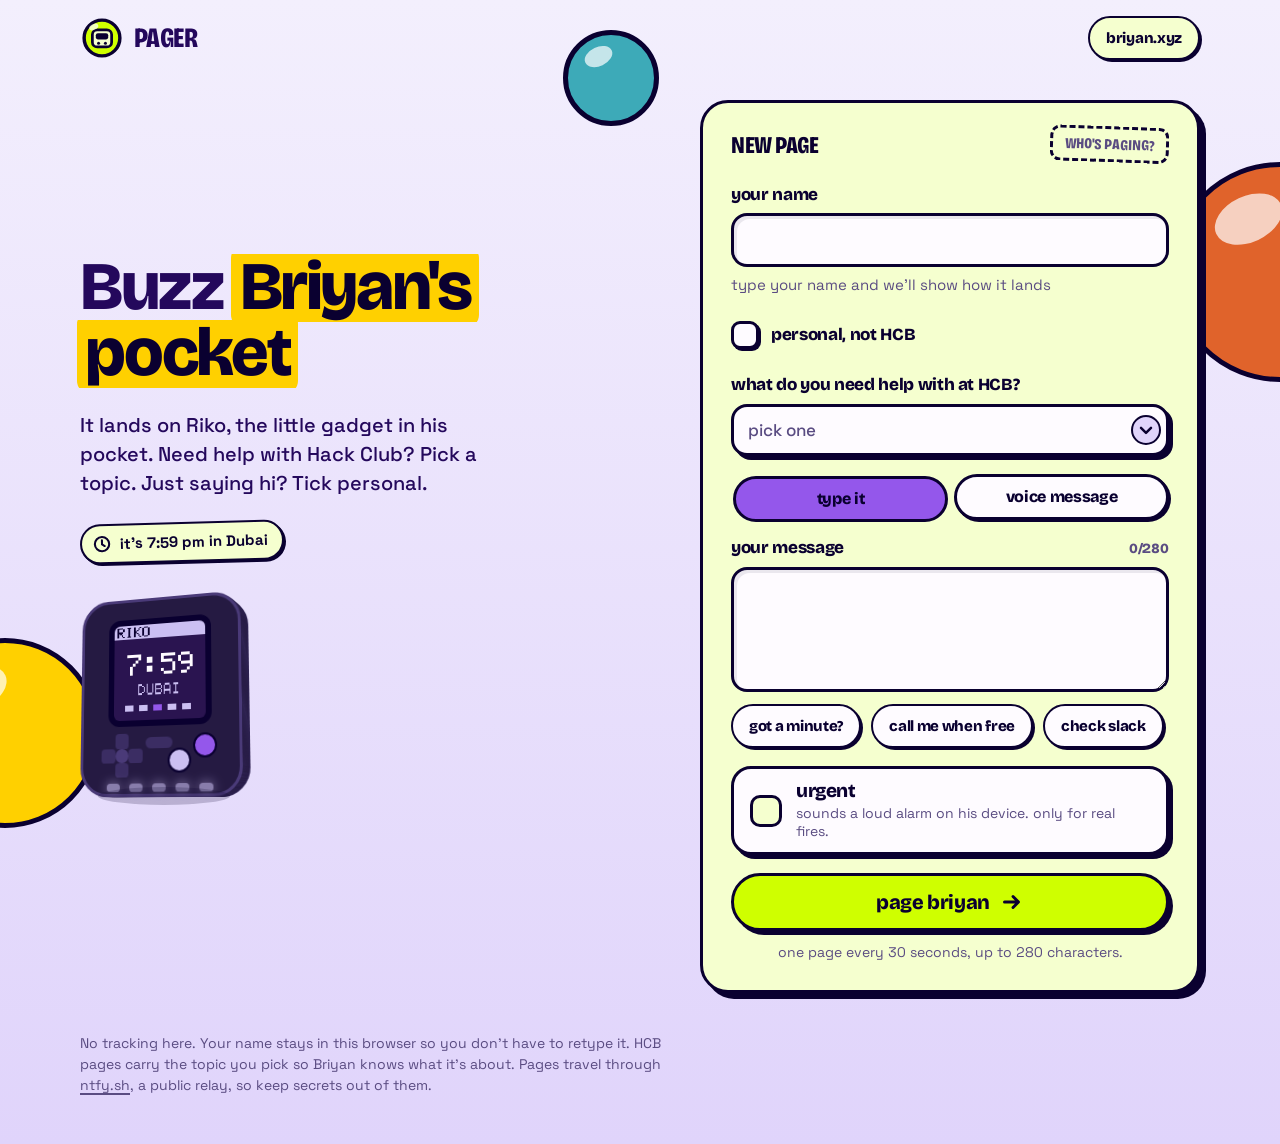
<file: pager/index.html>
<!DOCTYPE html>
<html lang="en">
<head>
<meta charset="UTF-8">
<meta name="viewport" content="width=device-width, initial-scale=1, viewport-fit=cover">
<title>Pager · Briyan Dyju</title>
<meta name="description" content="Page Briyan. Your message buzzes Riko, the little gadget in his pocket, and you'll see when he's read it.">
<meta name="theme-color" content="#f3effd" media="(prefers-color-scheme: light)">
<meta name="theme-color" content="#120637" media="(prefers-color-scheme: dark)">
<meta name="robots" content="noindex">
<meta name="referrer" content="no-referrer">
<meta property="og:title" content="Page Briyan">
<meta property="og:description" content="Buzz Briyan's pocket. You'll see when he's read it.">
<meta property="og:type" content="website">
<link rel="icon" href="icon.svg" type="image/svg+xml">
<link rel="preload" href="fonts/bricolage-latin.woff2" as="font" type="font/woff2" crossorigin>
<link rel="stylesheet" href="pager.css">
</head>
<body>
<a class="skip" href="#name">skip to the pager</a>

<div class="scenery" aria-hidden="true"><i class="gb gb-a"></i><i class="gb gb-b"></i><i class="gb gb-c"></i></div>

<header class="top">
  <a class="brand" href="/" aria-label="briyan.xyz home">
    <img class="brand-mark" src="icon.svg" alt="" width="44" height="44">
    <span class="brand-name shout">pager</span>
  </a>
  <a class="back" href="/">briyan.xyz</a>
</header>

<main class="wrap" id="main">
  <section class="intro" aria-labelledby="hello">
    <h1 class="display" id="hello">Buzz <span class="marker">Briyan's pocket</span></h1>
    <p class="lead">It lands on Riko, the little gadget in his pocket. Need help with Hack Club? Pick a topic. Just saying hi? Tick personal.</p>
    <p class="clock" id="clock" aria-live="off">
      <svg class="ico sun" viewBox="0 0 24 24" aria-hidden="true"><circle cx="12" cy="12" r="8.6"/><path d="M12 7.4v5l3.2 2"/></svg>
      <svg class="ico moon" viewBox="0 0 24 24" aria-hidden="true"><path d="M19.4 14.6A7.8 7.8 0 0 1 9.4 4.6a7.9 7.9 0 1 0 10 10z"/></svg>
      <span id="clock-text">Dubai time</span>
    </p>
    <div class="riko-stage">
      <div class="riko" id="riko" data-mode="idle" role="img" aria-label="Riko, Briyan's pocket device (a CyberPi), drawn in 3D. Its screen and lights react when you send a page.">
        <div class="riko-tilt"><div class="riko-float"><div class="riko-buzz"><div class="riko-body">
          <i class="slab" style="--z:-.9em"></i><i class="slab" style="--z:-.6em"></i><i class="slab" style="--z:-.3em"></i>
          <i class="slab" style="--z:0em"></i><i class="slab" style="--z:.3em"></i><i class="slab" style="--z:.6em"></i><i class="slab" style="--z:.9em"></i>
          <div class="rk-back"></div>
          <div class="rk-face">
            <div class="rk-bezel"><canvas id="riko-screen" width="64" height="64"></canvas></div>
            <div class="rk-dpad"><i class="u"></i><i class="d"></i><i class="l"></i><i class="r"></i><i class="c"></i></div>
            <i class="rk-btn a"></i><i class="rk-btn b"></i><i class="rk-menu"></i>
            <div class="rk-leds"><i></i><i></i><i></i><i></i><i></i></div>
          </div>
        </div></div></div></div>
        <i class="riko-shadow"></i>
      </div>
    </div>
  </section>

  <section class="slip" id="slip" aria-label="Send a page">
    <!-- compose face -->
    <form class="face" id="compose" novalidate>
      <div class="slip-head">
        <h2 class="shout slip-title">new page</h2>
        <span class="stamp route" id="route-stamp" data-kind="none" aria-hidden="true">who's paging?</span>
      </div>

      <div class="field">
        <label for="name">your name</label>
        <input id="name" name="name" type="text" autocomplete="name" autocapitalize="words" spellcheck="false" maxlength="40" required aria-describedby="route name-err">
        <p class="route-line" id="route" aria-live="polite">type your name and we'll show how it lands</p>
        <p class="err" id="name-err" hidden></p>
      </div>

      <label class="check" for="personal">
        <input type="checkbox" id="personal" name="personal">
        <span class="check-box" aria-hidden="true"><svg viewBox="0 0 24 24"><path d="M5.5 12.5l4.2 4.2 8.8-9.4"/></svg></span>
        <span class="check-text">personal, not HCB</span>
      </label>

      <div class="field" id="topic-field">
        <label for="topic">what do you need help with at HCB?</label>
        <div class="select">
          <select id="topic" name="topic" required aria-describedby="topic-err">
            <option value="">pick one</option>
            <option value="card">Card or reimbursement</option>
            <option value="invoice">Invoice or receipt</option>
            <option value="transfer">Transfer, ACH or wire</option>
            <option value="donations">Donations or fundraising</option>
            <option value="grants">Grants</option>
            <option value="setup">Account setup or onboarding</option>
            <option value="applying">Applying for HCB</option>
            <option value="other">Something else</option>
          </select>
          <svg class="ico caret" viewBox="0 0 24 24" aria-hidden="true"><path d="M6 9.5l6 6 6-6"/></svg>
        </div>
        <p class="err" id="topic-err" hidden></p>
      </div>

      <div class="modes" role="group" aria-label="how do you want to send it?">
        <button type="button" class="seg" id="mode-type" aria-pressed="true">type it</button>
        <button type="button" class="seg" id="mode-voice" aria-pressed="false">voice message</button>
      </div>

      <div class="field" id="type-panel">
        <div class="label-row">
          <label for="msg">your message</label>
          <span class="count" id="count" aria-hidden="true">0/280</span>
        </div>
        <textarea id="msg" name="msg" rows="4" maxlength="280" required aria-describedby="count-sr msg-err"></textarea>
        <span class="sr-only" id="count-sr" aria-live="polite"></span>
        <p class="err" id="msg-err" hidden></p>
        <div class="chips" role="group" aria-label="quick messages">
          <button type="button" class="chip" data-quick="got a minute?">got a minute?</button>
          <button type="button" class="chip" data-quick="call me when free">call me when free</button>
          <button type="button" class="chip" data-quick="check slack">check slack</button>
        </div>
      </div>

      <div class="field voice" id="voice-panel" hidden data-state="idle">
        <span class="lbl" id="voice-lbl">your voice message</span>
        <div class="rec-row">
          <button type="button" class="rec" id="rec" aria-labelledby="voice-lbl rec-help">
            <svg class="ico rec-mic" viewBox="0 0 24 24" aria-hidden="true"><rect x="9" y="3.5" width="6" height="11" rx="3"/><path d="M5.5 11.5a6.5 6.5 0 0 0 13 0M12 18v3"/></svg>
            <svg class="ico rec-stop" viewBox="0 0 24 24" aria-hidden="true"><rect x="7" y="7" width="10" height="10" rx="2.5"/></svg>
          </button>
          <div class="rec-info">
            <p class="rec-time" id="rec-time" aria-hidden="true">0:00<span> / 0:20</span></p>
            <div class="meter" id="meter" aria-hidden="true"><i id="meter-fill"></i></div>
            <p class="rec-help" id="rec-help">hold or tap to record, up to 20 seconds.</p>
          </div>
        </div>
        <div class="rec-actions" id="rec-actions" hidden>
          <button type="button" class="chip" id="rec-play">listen back</button>
          <button type="button" class="chip" id="rec-again">re-record</button>
          <button type="button" class="chip" id="rec-discard">discard</button>
        </div>
        <p class="err" id="voice-err" hidden></p>
        <div class="field">
          <label for="note">add a note <span class="opt">(optional)</span></label>
          <input id="note" type="text" maxlength="120" autocomplete="off" enterkeyhint="done">
        </div>
        <label class="check sub" for="loud">
          <input type="checkbox" id="loud">
          <span class="check-box" aria-hidden="true"><svg viewBox="0 0 24 24"><path d="M5.5 12.5l4.2 4.2 8.8-9.4"/></svg></span>
          <span class="check-text">play it out loud on Riko<small>Riko will speak it when Briyan is nearby. Leave off if you'd rather he reads it first.</small></span>
        </label>
      </div>

      <div class="quiet" id="quiet" hidden>
        <svg class="ico" viewBox="0 0 24 24" aria-hidden="true"><path d="M19.4 14.6A7.8 7.8 0 0 1 9.4 4.6a7.9 7.9 0 1 0 10 10z"/></svg>
        <p><b id="quiet-time">It's late</b> for Briyan. If it can wait, morning is kinder. If it really can't, tick urgent.</p>
      </div>

      <label class="toggle" for="urgent">
        <input type="checkbox" id="urgent" name="urgent">
        <span class="toggle-box" aria-hidden="true">
          <svg viewBox="0 0 24 24"><path d="M5.5 12.5l4.2 4.2 8.8-9.4"/></svg>
        </span>
        <span class="toggle-text"><b>urgent</b><span>sounds a loud alarm on his device. only for real fires.</span></span>
      </label>

      <div class="problem" id="problem" role="alert" hidden>
        <svg class="ico" viewBox="0 0 24 24" aria-hidden="true"><path d="M12 3.6l9 15.8H3z"/><path d="M12 10v4.2"/><circle cx="12" cy="17" r=".6"/></svg>
        <p id="problem-text"></p>
      </div>

      <div class="upload" id="upload" hidden aria-hidden="true"><i id="upload-fill"></i></div>
      <button type="submit" class="btn send" id="send">
        <span id="send-label">page briyan</span>
        <svg class="ico" viewBox="0 0 24 24" aria-hidden="true"><path d="M4.5 12h13.5M13 6.5l5.5 5.5-5.5 5.5"/></svg>
      </button>
      <p class="hint" id="limit-hint">one page every 30 seconds, up to 280 characters.</p>
    </form>

    <!-- ticket face: the same slip after it has gone out -->
    <div class="face ticket" id="ticket" hidden tabindex="-1" aria-labelledby="ticket-title">
      <div class="slip-head">
        <h2 class="shout slip-title" id="ticket-title">page sent</h2>
        <span class="stamp route" id="t-route" data-kind="none" aria-hidden="true"></span>
      </div>
      <p class="t-meta" id="t-meta"></p>
      <blockquote class="t-msg" id="t-msg"></blockquote>

      <div class="tear" aria-hidden="true"></div>

      <ol class="steps" id="track" aria-label="delivery progress">
        <li class="step done" id="st-sent"><i class="dot" aria-hidden="true"></i><b>sent</b><small class="t" id="sent-at"></small><small class="d"></small></li>
        <li class="step" id="st-got"><i class="dot" aria-hidden="true"></i><b>delivered</b><small class="t"></small><small class="d"></small></li>
        <li class="step" id="st-seen"><i class="dot" aria-hidden="true"></i><b>seen</b><small class="t"></small><small class="d"></small></li>
      </ol>
      <div class="verdict">
        <p class="status" id="status" role="status"></p>
        <div class="postmarks" aria-hidden="true">
          <span class="postmark sent" id="sent-stamp"></span>
          <span class="postmark big" id="big-stamp" hidden></span>
        </div>
      </div>

      <button type="button" class="btn" id="again">
        <svg class="ico" viewBox="0 0 24 24" aria-hidden="true"><path d="M12 5.5v13M5.5 12h13"/></svg>
        <span id="again-label">page again</span>
      </button>
    </div>
  </section>
</main>

<footer class="foot">
  <p>No tracking here. Your name stays in this browser so you don't have to retype it. HCB pages carry the topic you pick so Briyan knows what it's about. Pages travel through <a href="https://ntfy.sh" rel="noopener">ntfy.sh</a>, a public relay, so keep secrets out of them.</p>
  <p class="testing" id="testing" hidden></p>
</footer>

<script src="riko.js"></script>
<script src="voice.js"></script>
<script src="pager.js"></script>
</body>
</html>
</file>
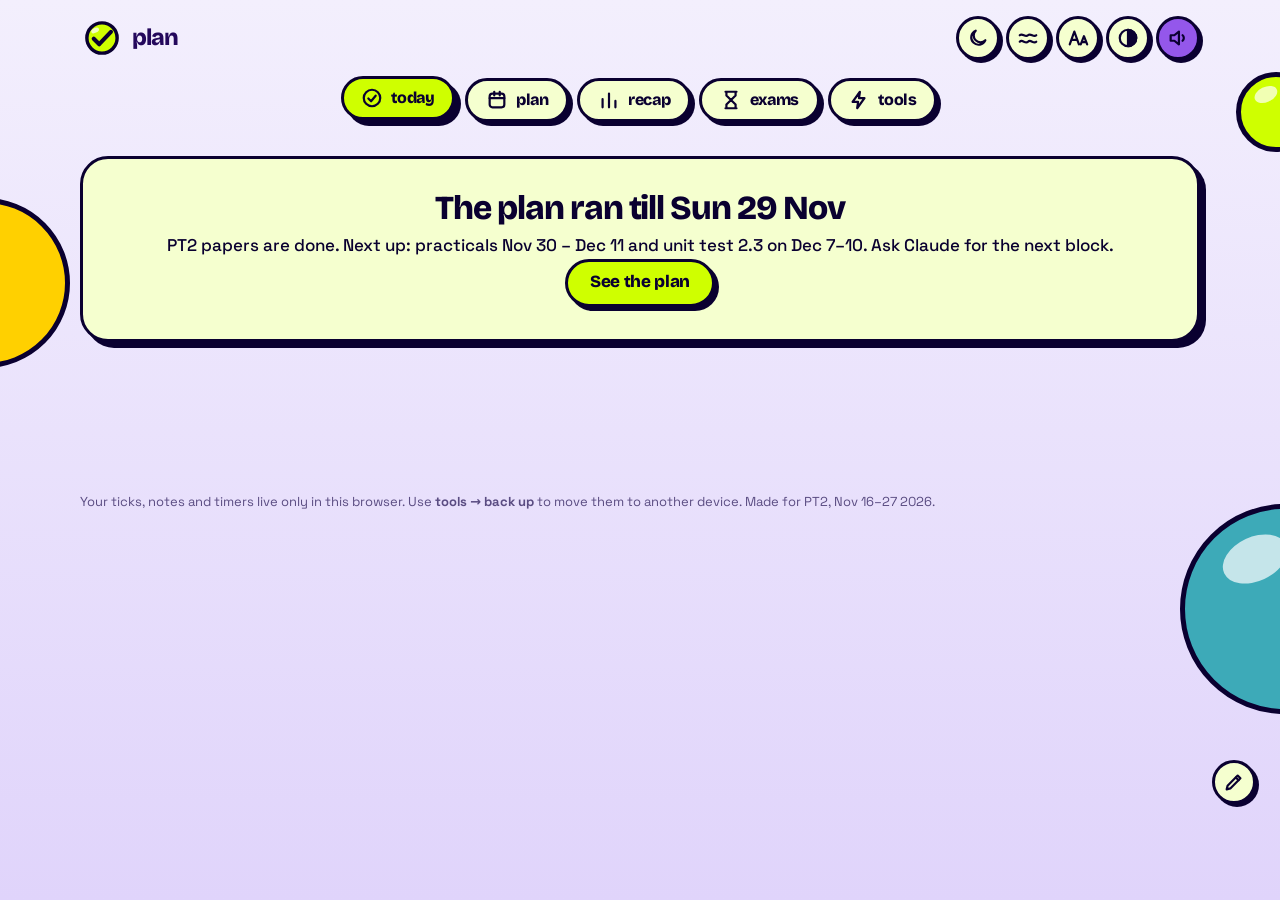
<file: plan/index.html>
<!DOCTYPE html>
<html lang="en">
<head>
<meta charset="UTF-8">
<meta name="viewport" content="width=device-width, initial-scale=1, viewport-fit=cover">
<title>Plan · Briyan's PT2 study list</title>
<meta name="description" content="A day-by-day study checklist for PT2: one subject, one chapter at a time, with honest check-ins, progress recaps and focus tools.">
<meta name="theme-color" content="#f3effd">
<meta name="robots" content="noindex">
<meta property="og:title" content="Plan · PT2 study list">
<meta property="og:description" content="Day-by-day chapters, honest check-ins, recaps and focus tools.">
<meta property="og:type" content="website">
<link rel="icon" href="icon.svg" type="image/svg+xml">
<link rel="manifest" href="manifest.webmanifest">
<link rel="preload" href="fonts/bricolage-latin.woff2" as="font" type="font/woff2" crossorigin>
<link rel="stylesheet" href="plan.css">
<script>
/* apply saved look before first paint so nothing flashes */
try {
  var s = (JSON.parse(localStorage.getItem("plan.v1") || "{}").settings) || {}, d = document.documentElement;
  d.dataset.theme = s.theme || (matchMedia("(prefers-color-scheme: dark)").matches ? "dark" : "light");
  if (s.large) d.dataset.large = "";
  if (s.contrast) d.dataset.contrast = "";
  if (s.calm === true || (s.calm == null && matchMedia("(prefers-reduced-motion: reduce)").matches)) d.dataset.calm = "";
} catch (e) { document.documentElement.dataset.theme = "light"; }
</script>
</head>
<body>
<a class="skip" href="#main">skip to content</a>

<div class="scenery" aria-hidden="true"><i class="gb gb-a"></i><i class="gb gb-b"></i><i class="gb gb-c"></i></div>

<header class="top">
  <a class="brand" href="#/today" aria-label="Plan, today">
    <span class="brand-mark" aria-hidden="true">
      <svg viewBox="0 0 64 64"><circle cx="32" cy="32" r="22" fill="#cfff00" stroke="#0a0030" stroke-width="5"/><path d="M20 33l8 8 17-18" fill="none" stroke="#0a0030" stroke-width="6" stroke-linecap="round" stroke-linejoin="round"/><ellipse cx="22" cy="21" rx="6" ry="3.5" fill="#fff" opacity=".75" transform="rotate(-25 22 21)"/></svg>
    </span>
    <span class="brand-name">plan</span>
  </a>
  <div class="tools" role="group" aria-label="Quick settings" id="tools"></div>
</header>

<nav class="menu" id="menu" aria-label="Main menu"></nav>

<main id="main" tabindex="-1"><noscript><p class="noscript">This planner needs JavaScript to run. Nothing is sent anywhere: your ticks stay in your browser.</p></noscript></main>

<footer class="foot">Your ticks, notes and timers live only in this browser. Use <b>tools → back up</b> to move them to another device. Made for PT2, Nov 16–27 2026.</footer>

<div id="timer" hidden></div>
<div id="float"></div>
<div id="toasts" aria-live="polite" aria-atomic="true"></div>
<dialog id="dlg" aria-labelledby="dlg-title"></dialog>

<script src="data.js"></script>
<script src="app.js"></script>
</body>
</html>
</file>
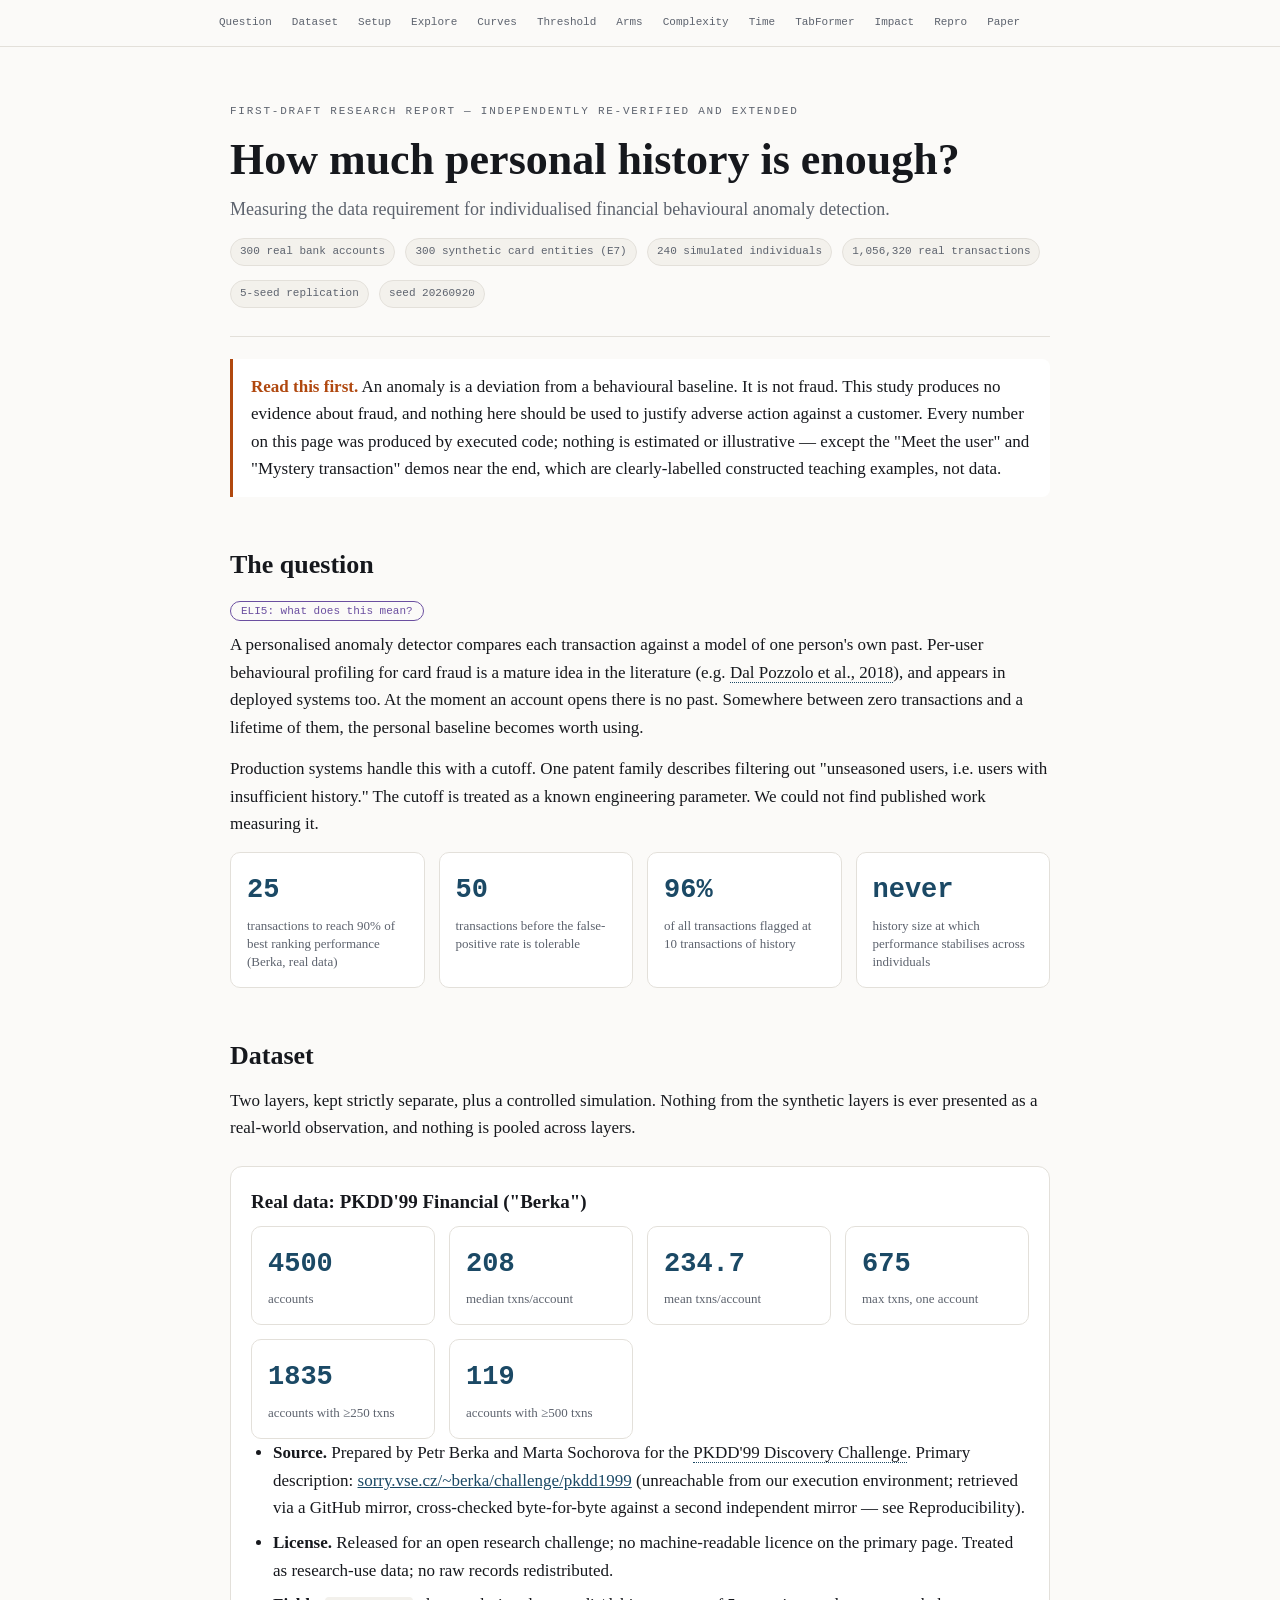
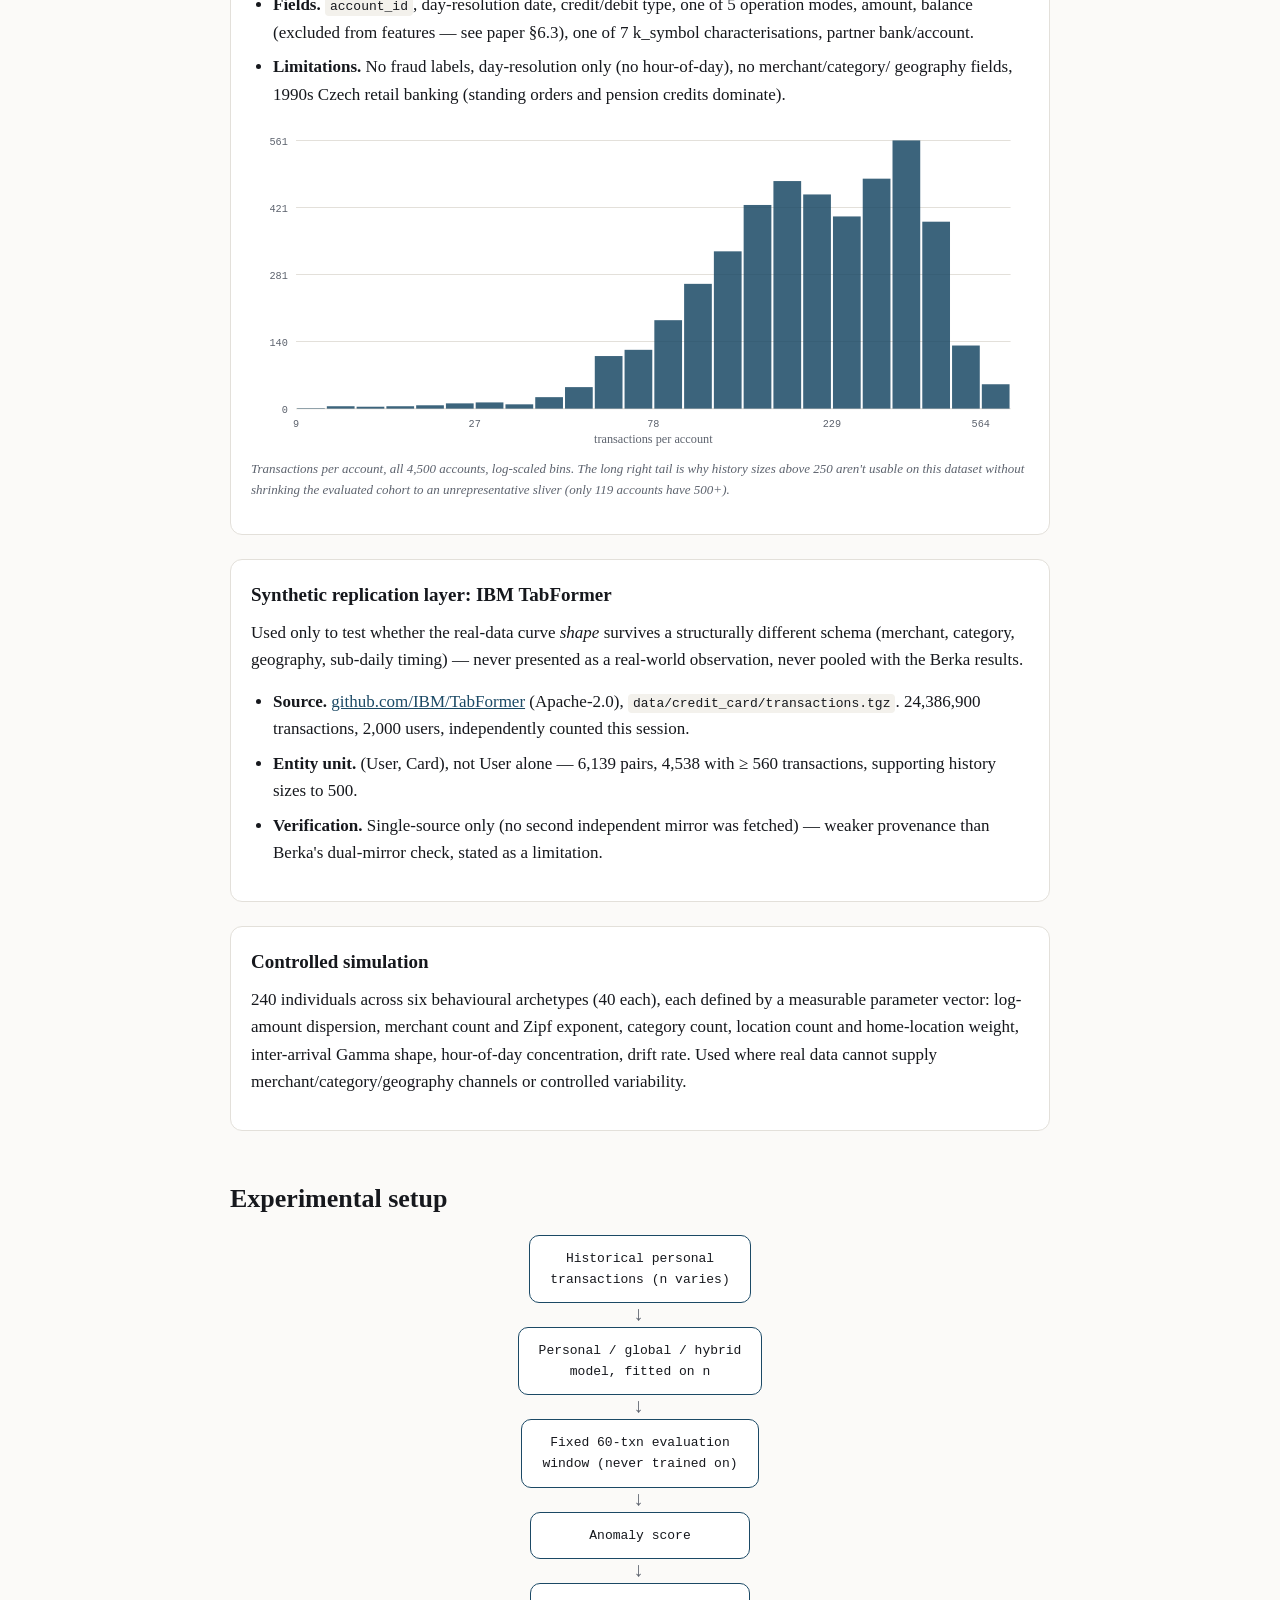
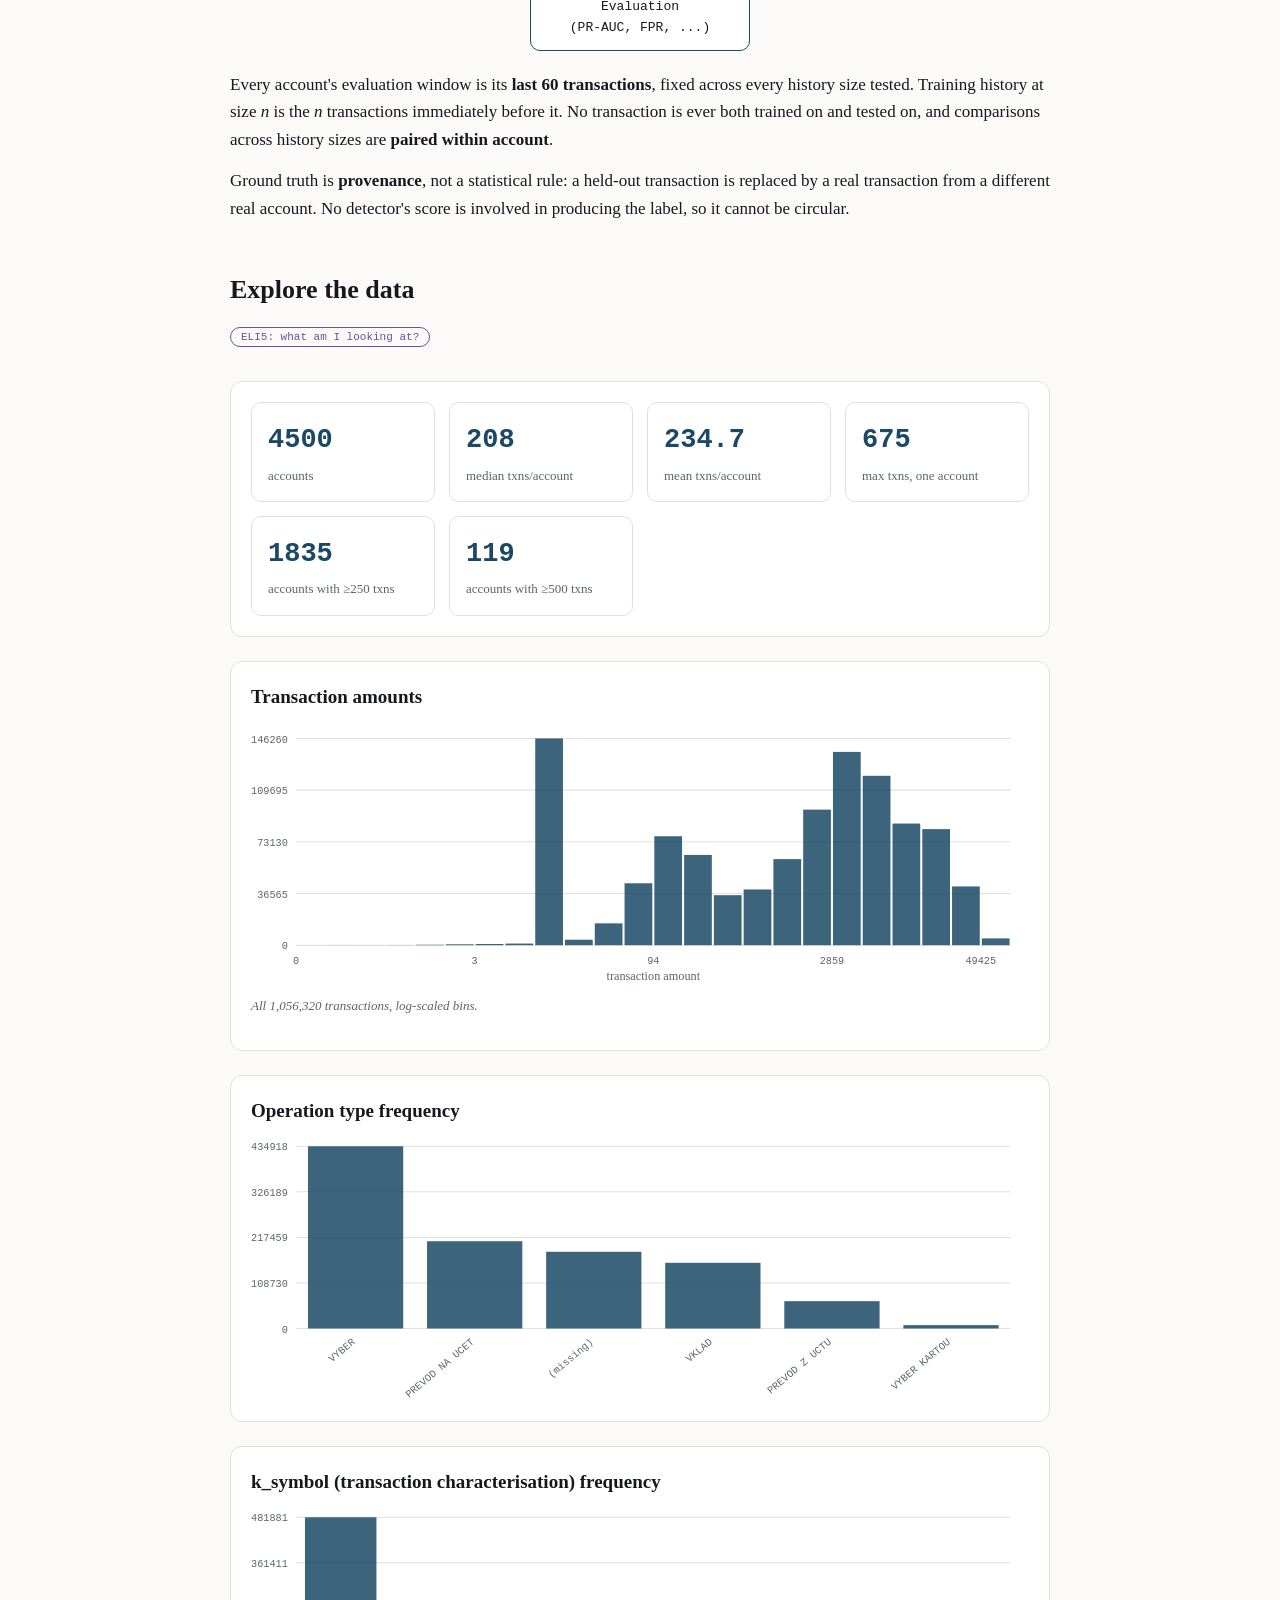
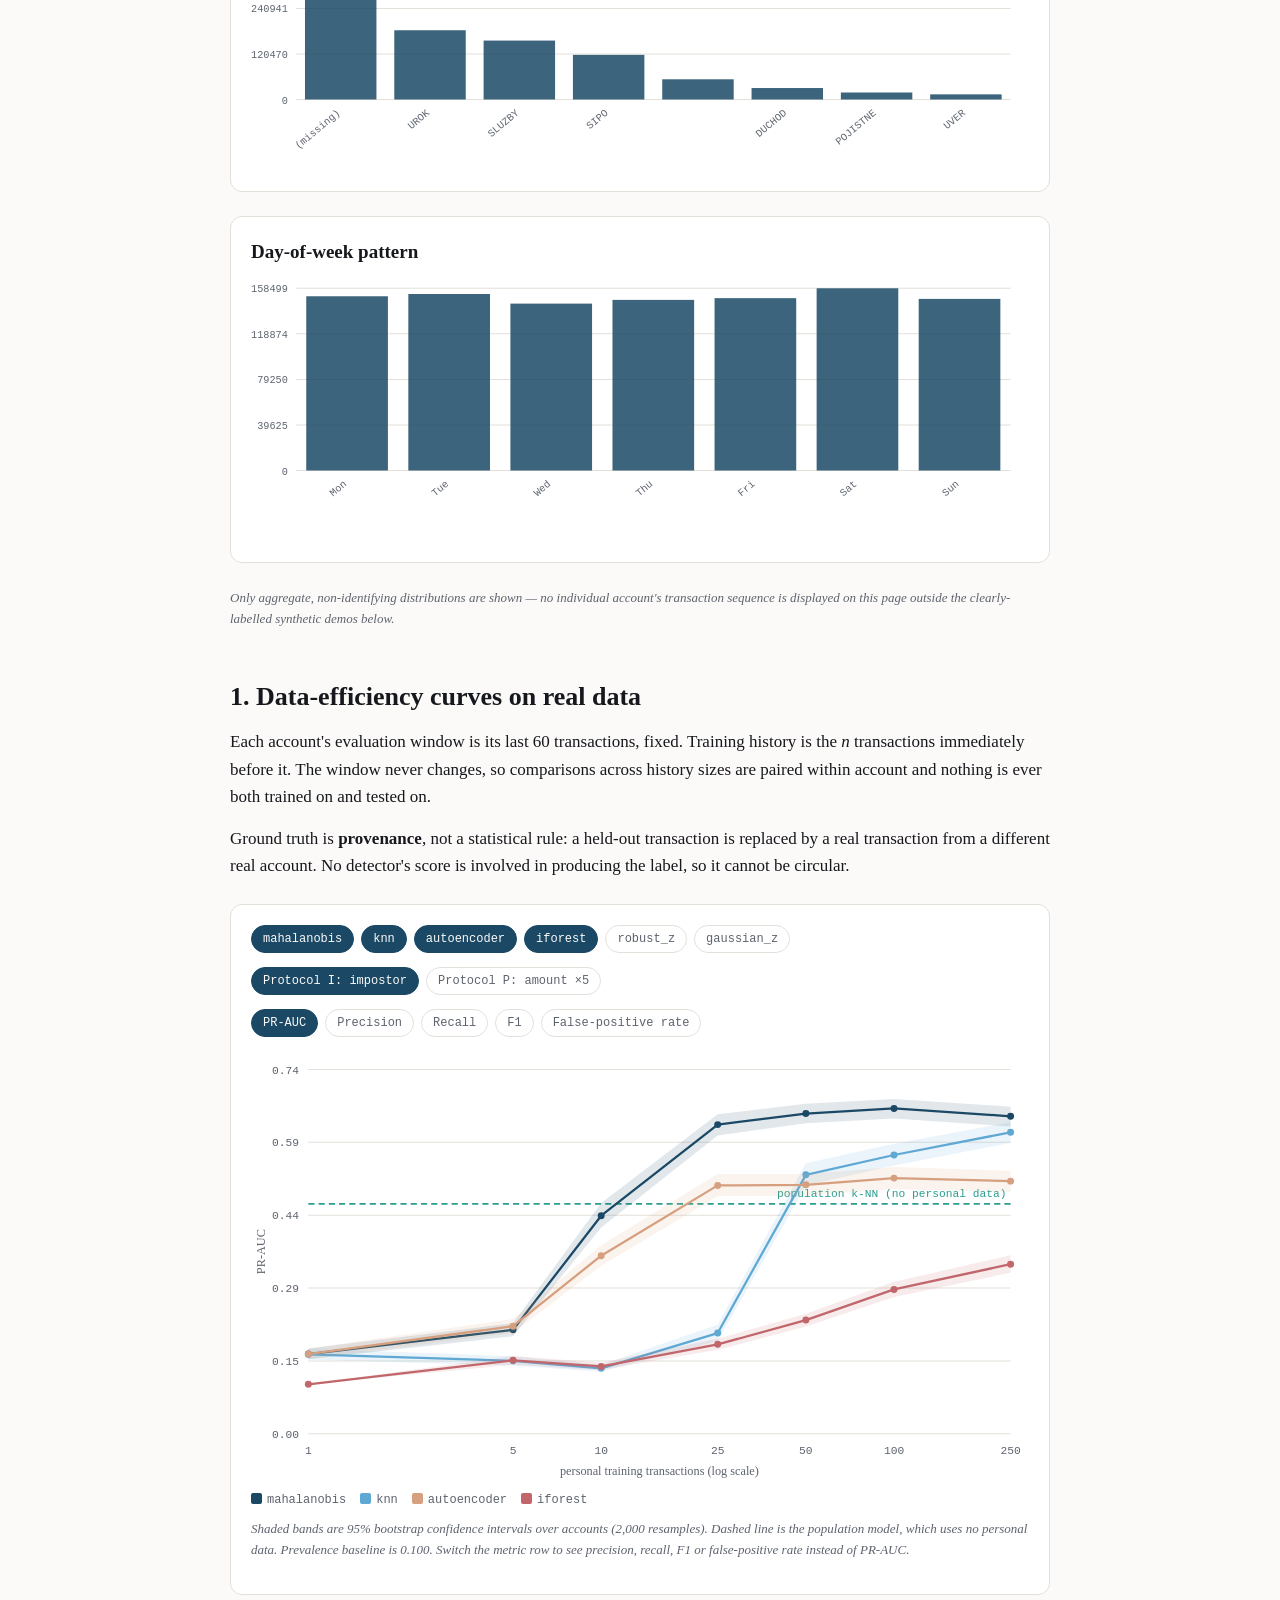
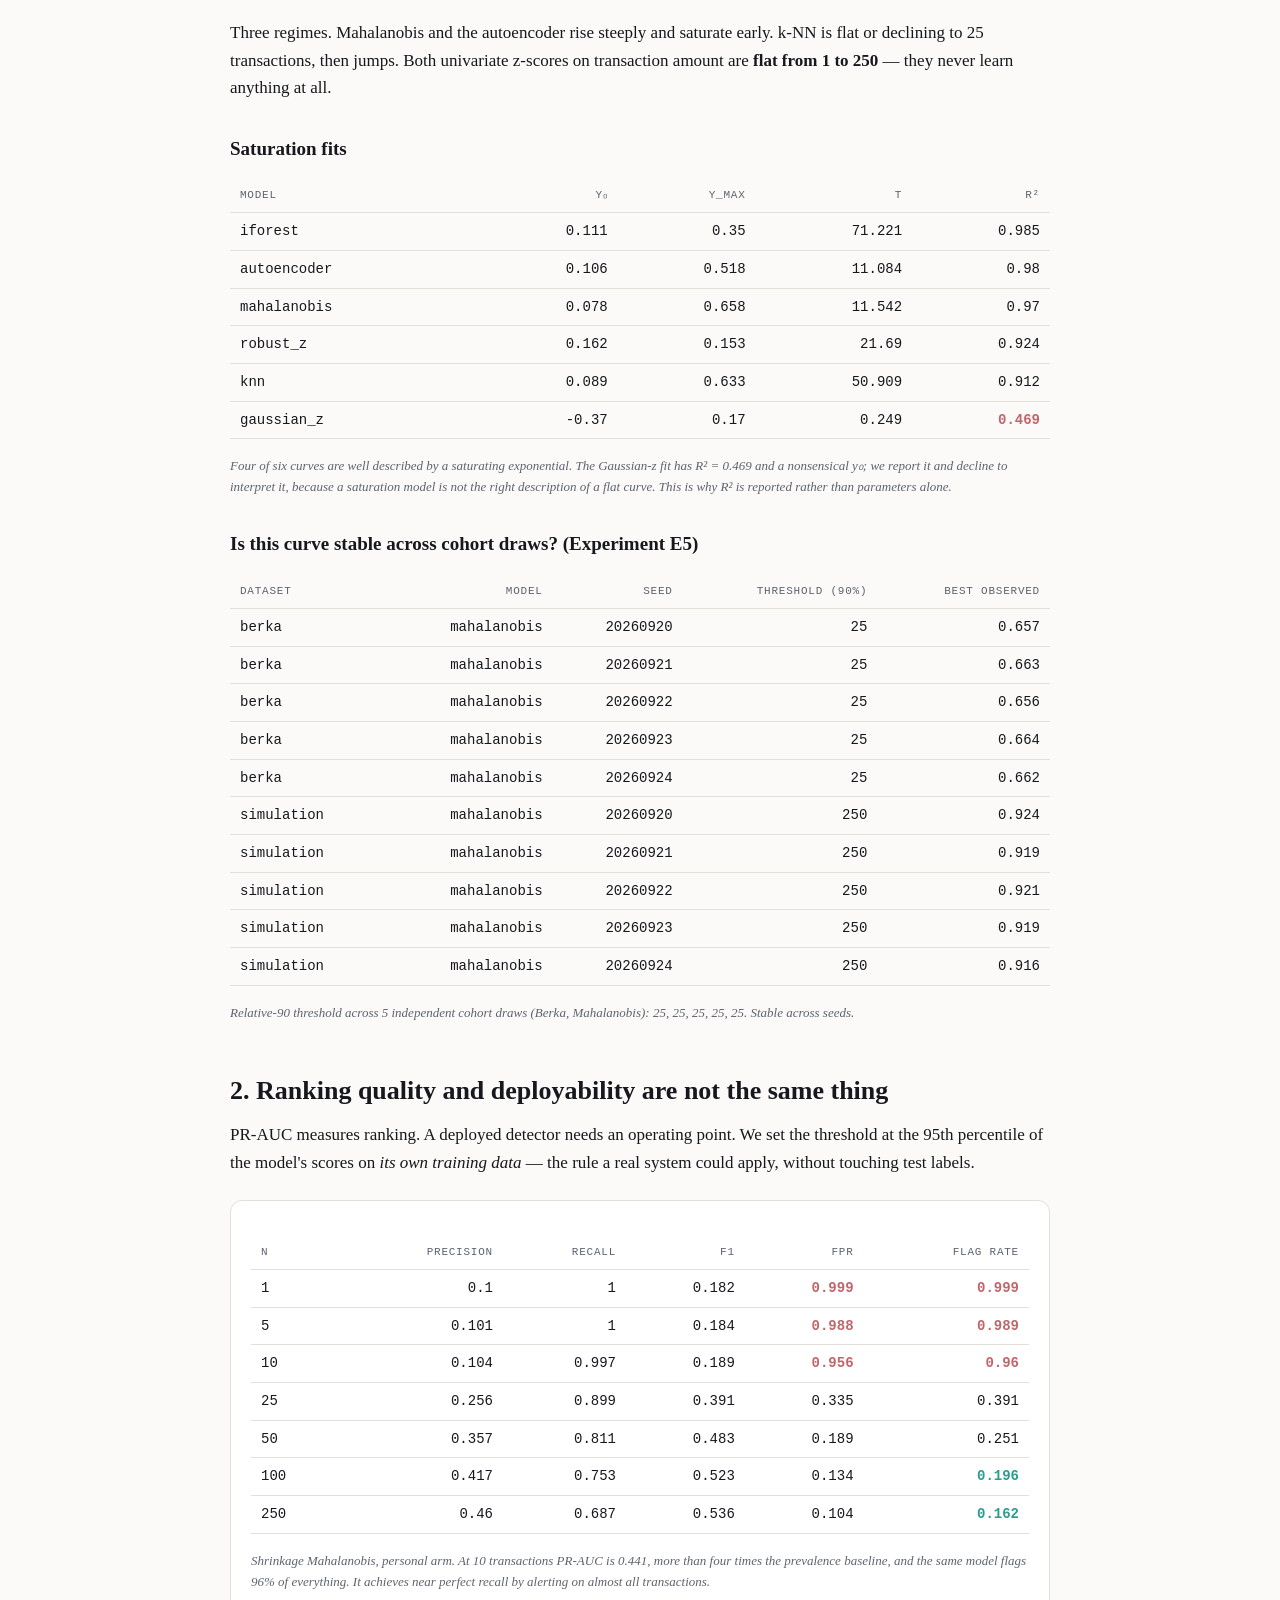
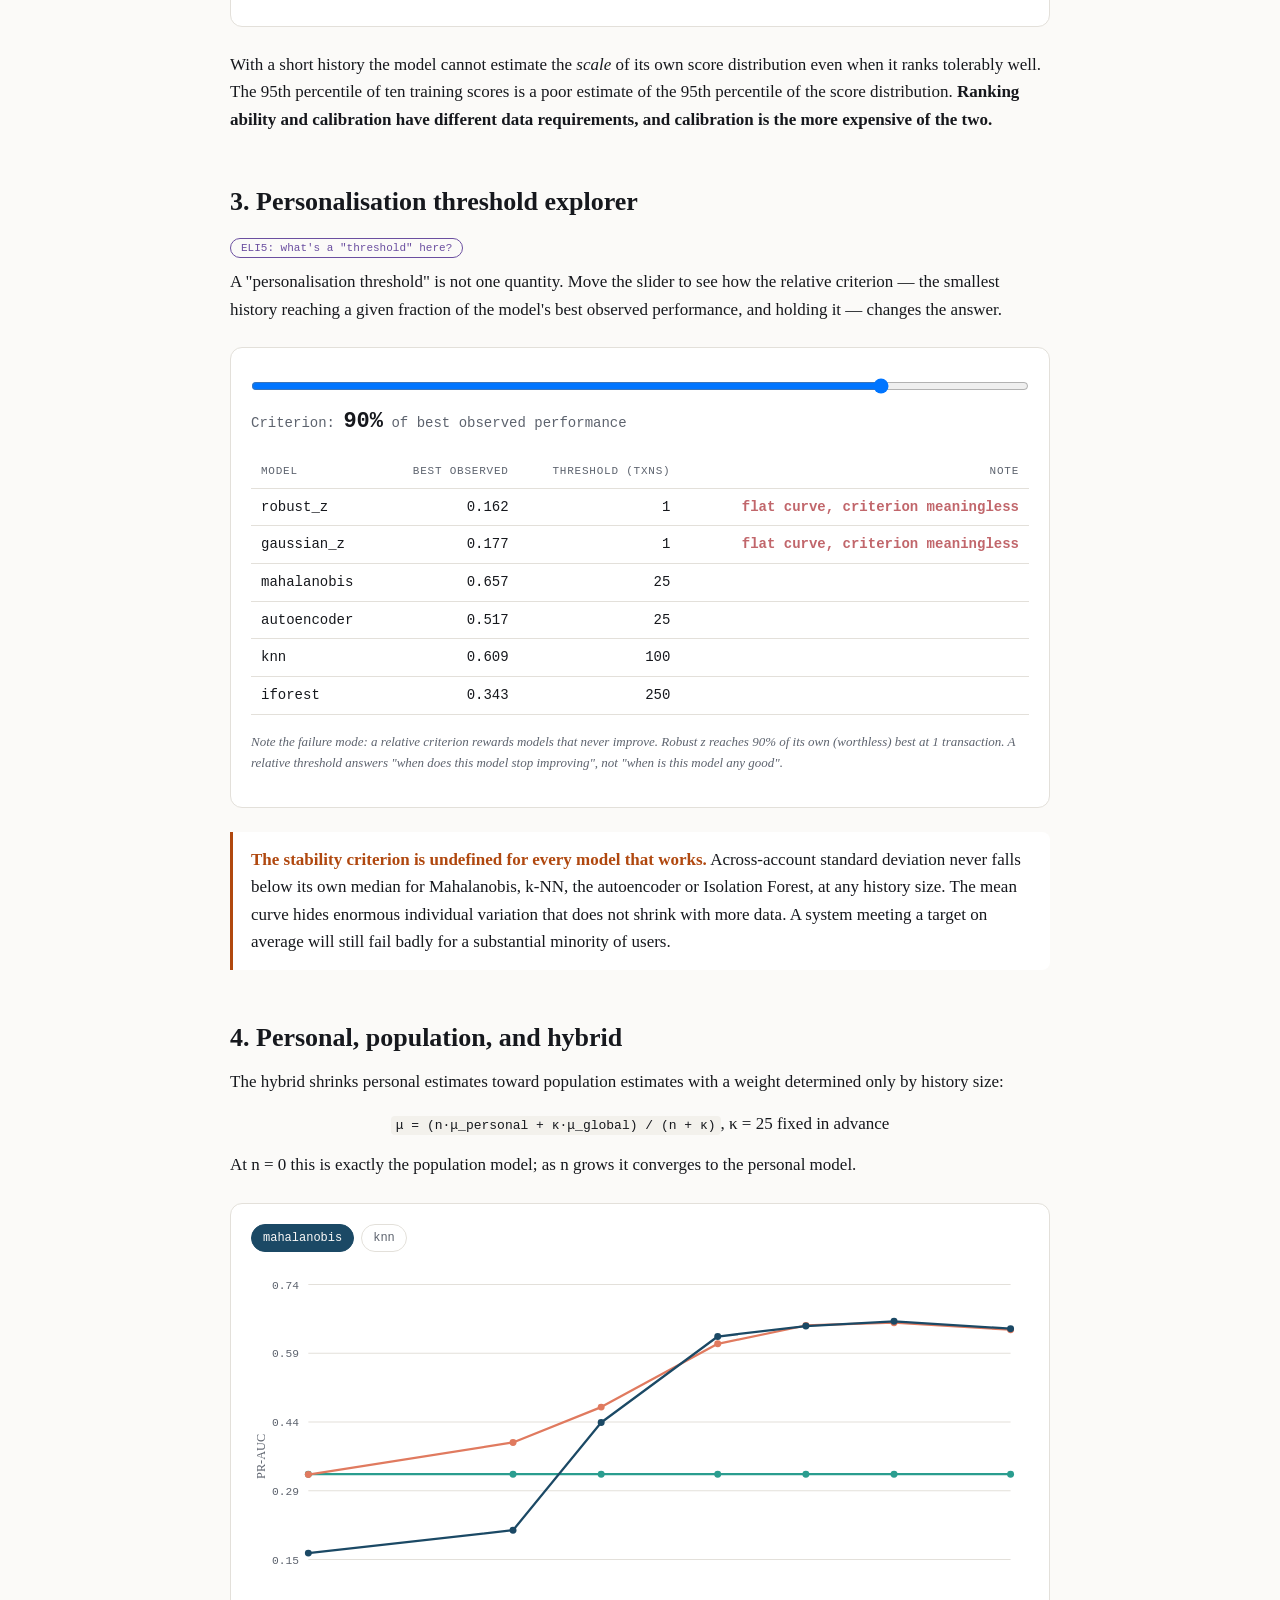
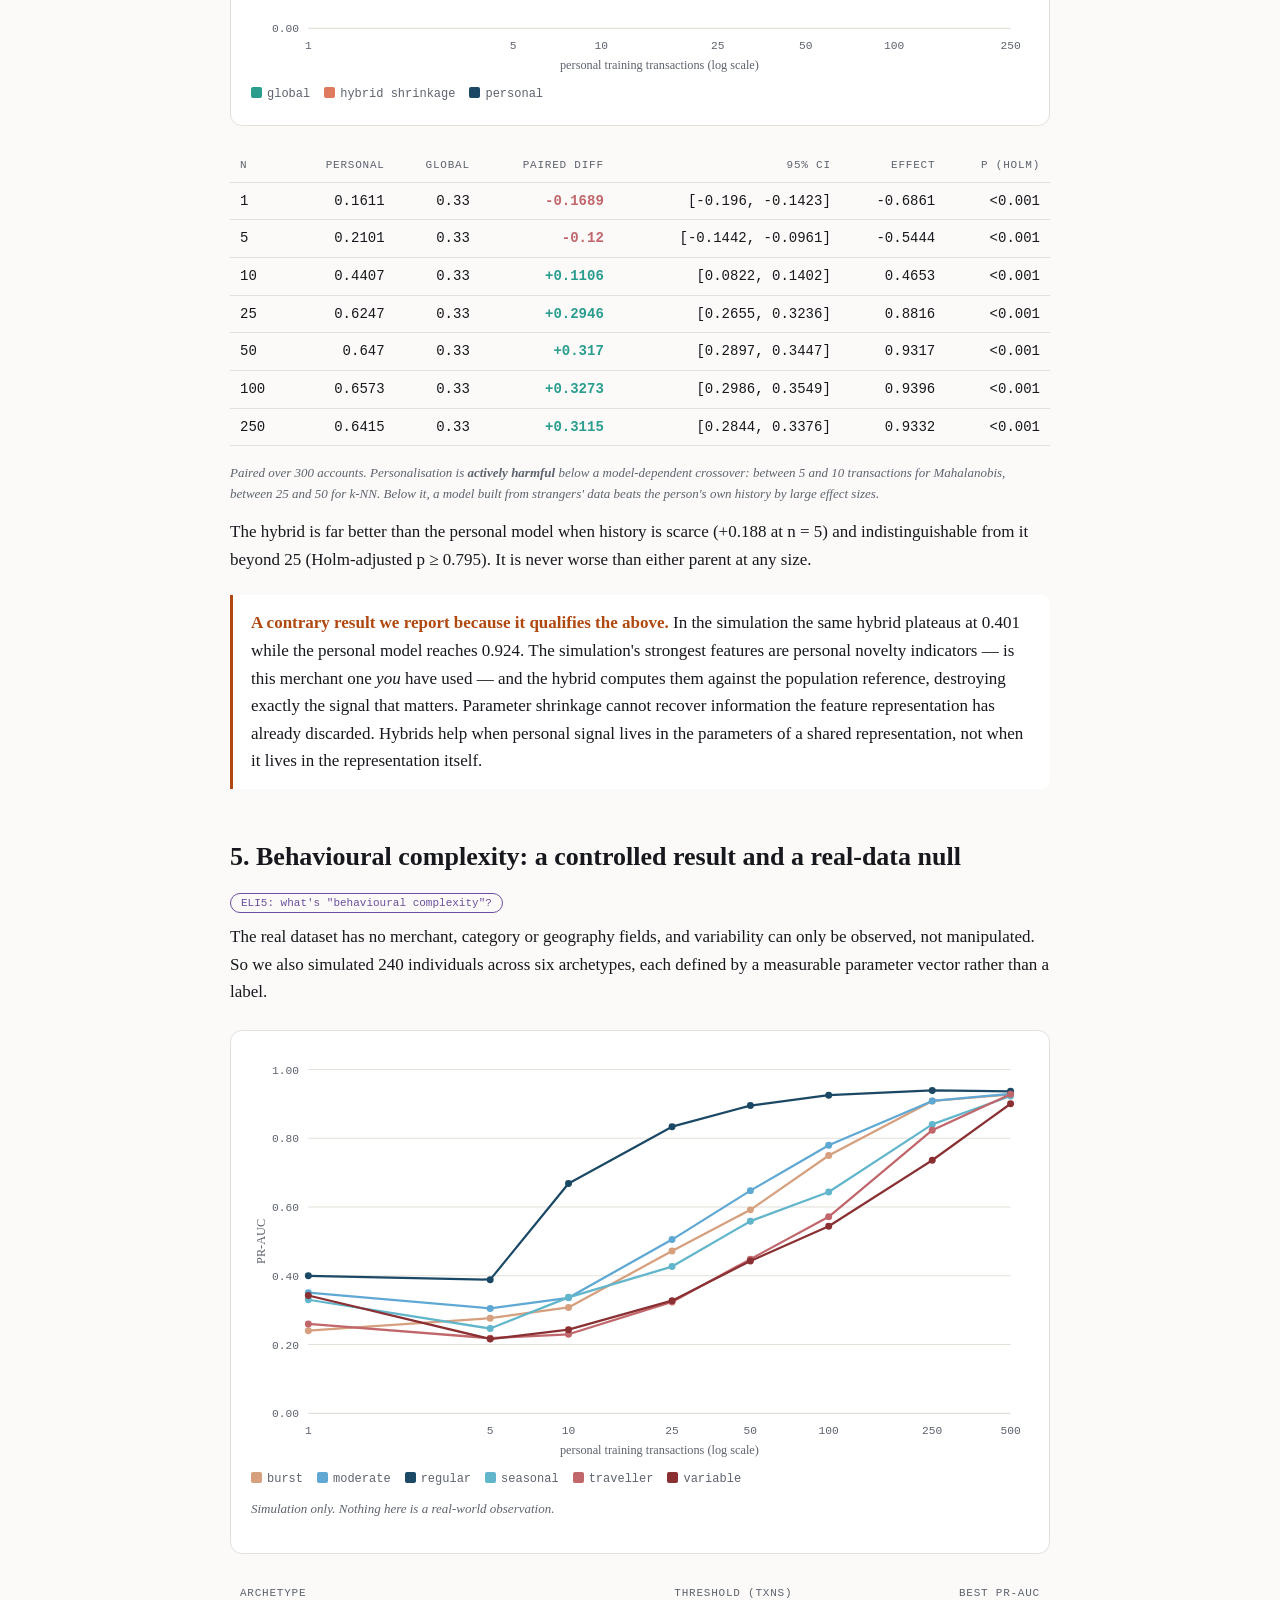
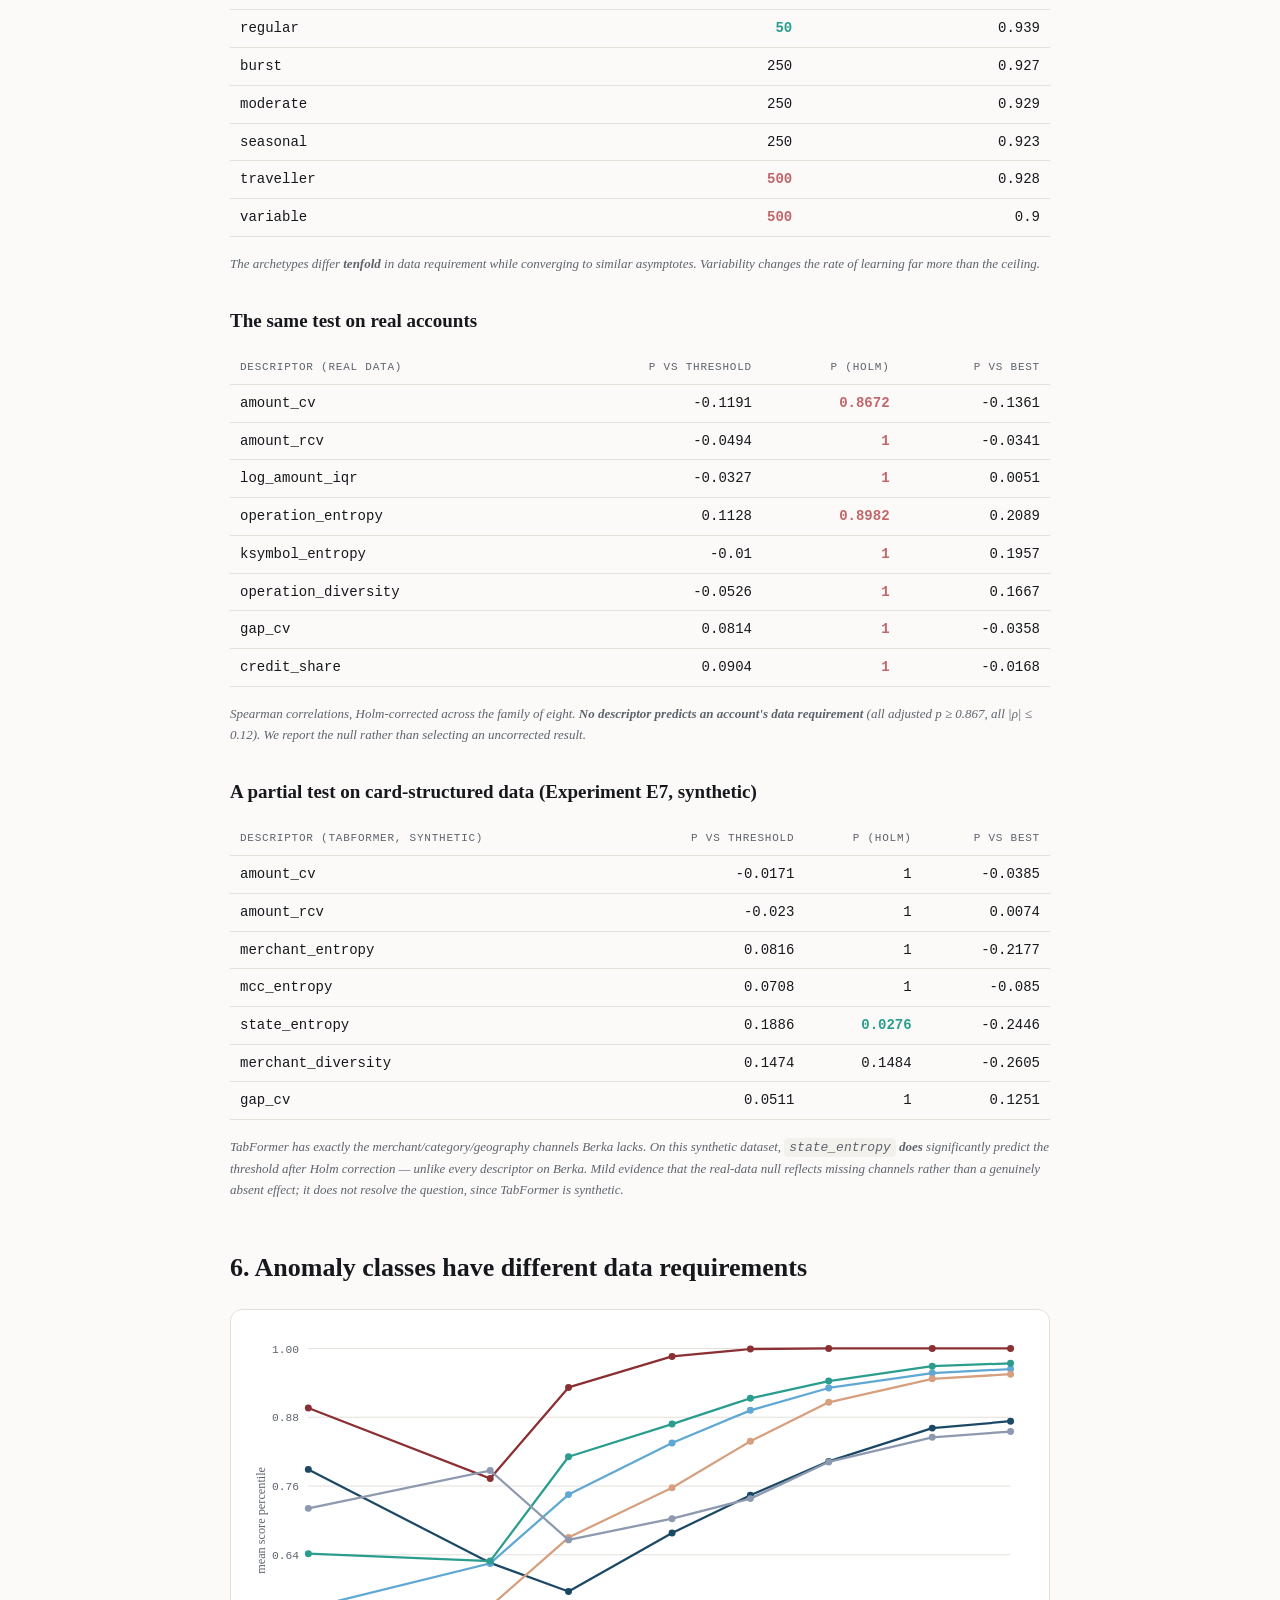
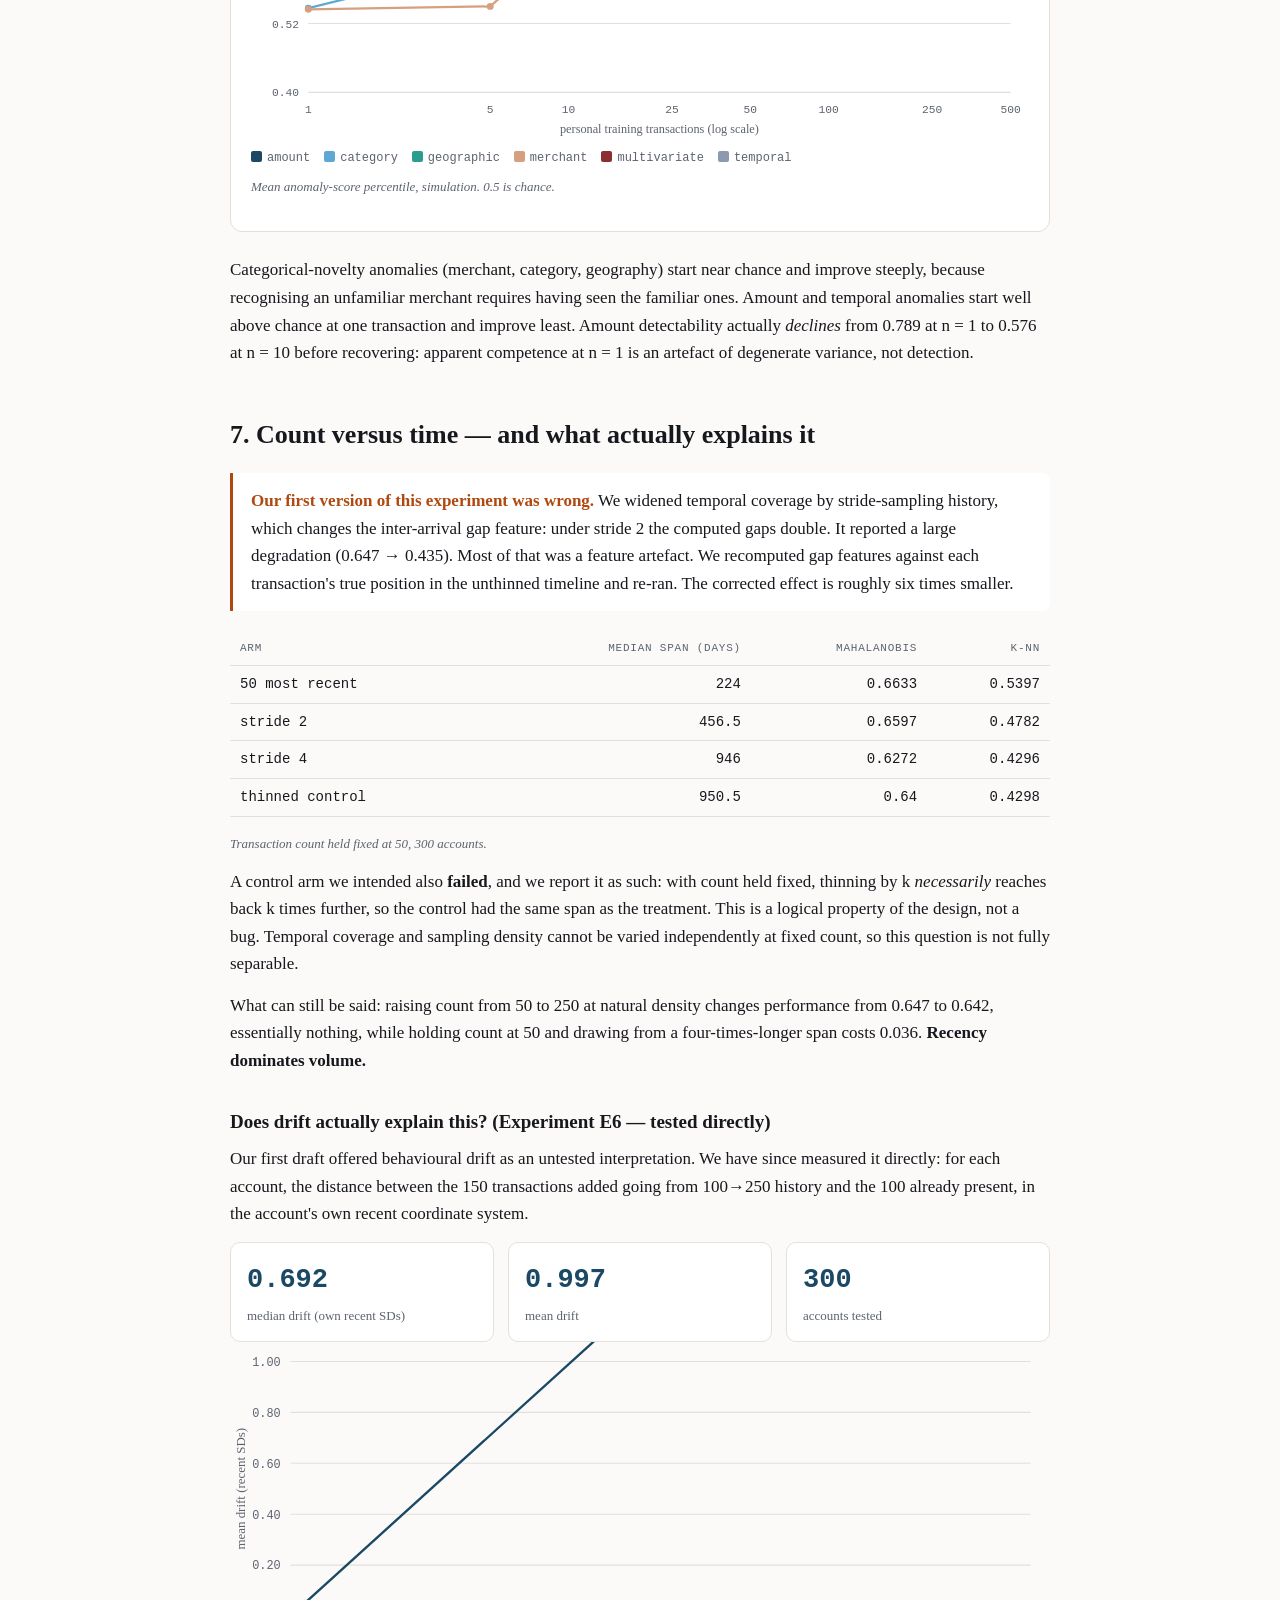
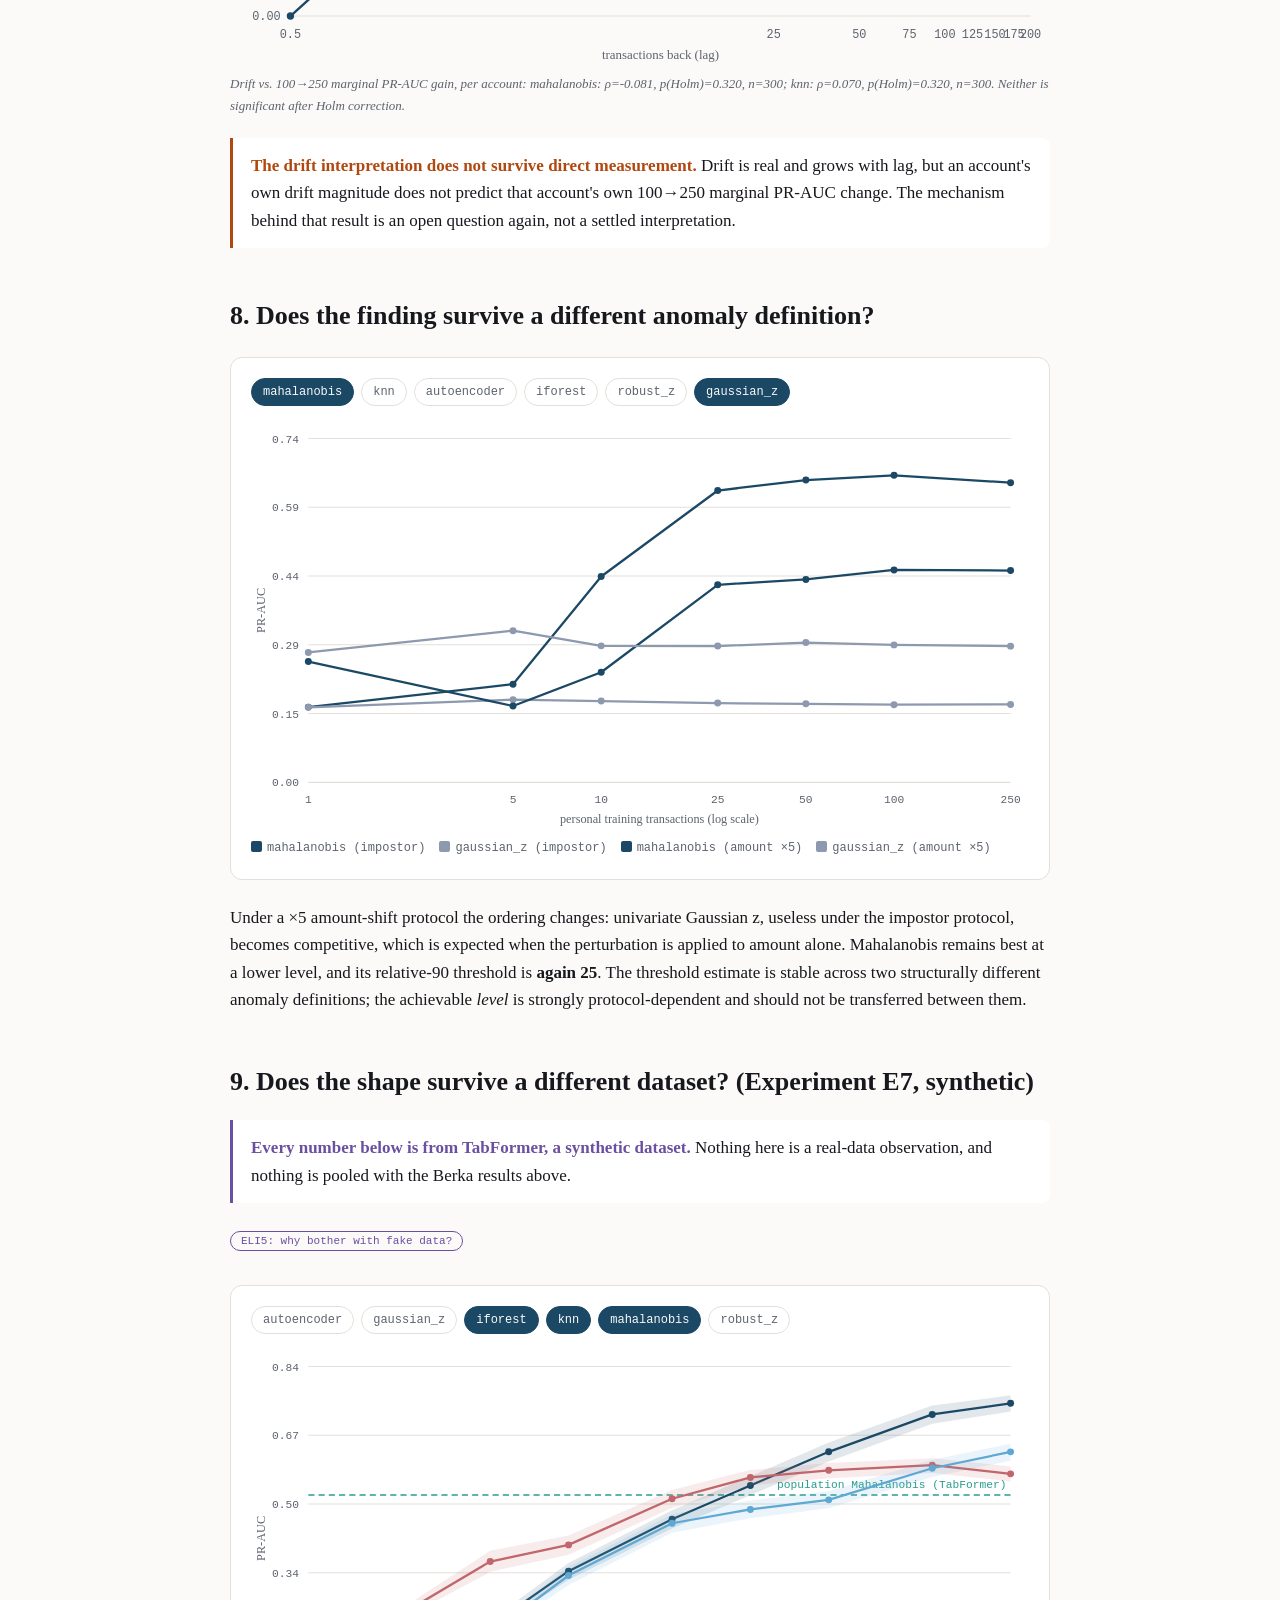
<file: research/index.html>
<!DOCTYPE html>
<html lang="en">
<head>
<meta charset="utf-8">
<meta name="viewport" content="width=device-width, initial-scale=1, viewport-fit=cover">
<title>How Much Personal History Is Enough?</title>
<meta name="description" content="An interactive research paper measuring how much personal transaction history an individualised anomaly detector needs before it beats a global model.">
<link rel="icon" href="/favicon.svg" type="image/svg+xml">
<style>
:root{
  box-sizing:border-box;
  padding-top:env(safe-area-inset-top,0px);
  padding-bottom:env(safe-area-inset-bottom,0px);
  --bg:#fbfaf8; --panel:#ffffff; --ink:#16181d; --muted:#5d636e;
  --line:#e3e0da; --accent:#1b4965; --accent2:#c1666b; --accent3:#2a9d8f;
  --warn:#b0480f; --code:#f3f1ec; --eli5:#6b4fa0;
}
:root:not([data-theme="light"]){}
@media (prefers-color-scheme:dark){
 :root:not([data-theme="light"]){
  --bg:#14161a; --panel:#1c1f25; --ink:#eceff3; --muted:#a2a9b4;
  --line:#2c3138; --accent:#7fb3d5; --accent2:#e08b90; --accent3:#4fc3ae;
  --warn:#e8935c; --code:#22262c; --eli5:#b39ddb;
 }
}
:root[data-theme="dark"]{
  --bg:#14161a; --panel:#1c1f25; --ink:#eceff3; --muted:#a2a9b4;
  --line:#2c3138; --accent:#7fb3d5; --accent2:#e08b90; --accent3:#4fc3ae;
  --warn:#e8935c; --code:#22262c; --eli5:#b39ddb;
}
*,*::before,*::after{box-sizing:inherit}
html{scroll-padding-top:52px;-webkit-text-size-adjust:100%}
body{margin:0;background:var(--bg);color:var(--ink);
 font-family:"Iowan Old Style","Palatino Linotype",Palatino,Georgia,serif;
 font-size:17px;line-height:1.62}
.wrap{max-width:860px;margin:0 auto;padding:0 20px 80px}
header{padding:56px 0 28px;border-bottom:1px solid var(--line)}
.kicker{font-family:ui-monospace,SFMono-Regular,Menlo,monospace;font-size:11px;
 letter-spacing:.16em;text-transform:uppercase;color:var(--muted)}
h1{font-size:clamp(28px,5.2vw,44px);line-height:1.14;margin:14px 0 10px;font-weight:600}
.sub{color:var(--muted);font-size:18px;margin:0}
h2{font-size:26px;margin:52px 0 14px;font-weight:600;line-height:1.25;scroll-margin-top:52px}
h3{font-size:19px;margin:32px 0 8px;font-weight:600;scroll-margin-top:52px}
h4{font-size:16px;margin:22px 0 6px;font-weight:600}
p{margin:0 0 14px}
a{color:var(--accent)}
.badge{display:inline-block;background:var(--code);border:1px solid var(--line);
 color:var(--muted);font-family:ui-monospace,monospace;font-size:11px;
 padding:4px 9px;border-radius:99px;margin:14px 6px 0 0}
.panel{background:var(--panel);border:1px solid var(--line);border-radius:12px;
 padding:20px;margin:24px 0}
.note{border-left:3px solid var(--warn);background:var(--panel);padding:14px 18px;
 margin:22px 0;border-radius:0 8px 8px 0}
.note strong{color:var(--warn)}
.synth{border-left:3px solid var(--eli5);background:var(--panel);padding:14px 18px;
 margin:22px 0;border-radius:0 8px 8px 0}
.synth strong{color:var(--eli5)}
.ctrls{display:flex;flex-wrap:wrap;gap:7px;margin:0 0 14px}
button.t{font-family:ui-monospace,monospace;font-size:12px;padding:6px 11px;
 border:1px solid var(--line);background:transparent;color:var(--muted);
 border-radius:99px;cursor:pointer;transition:.15s}
button.t:hover{border-color:var(--accent)}
button.t.on{background:var(--accent);border-color:var(--accent);color:var(--bg)}
.chart{width:100%;overflow-x:auto}
svg{display:block;max-width:100%;height:auto}
.wrap a,.wrap code{overflow-wrap:anywhere}
.tblwrap{overflow-x:auto;margin:16px 0}
table{border-collapse:collapse;width:100%;font-size:14px;
 font-family:ui-monospace,SFMono-Regular,Menlo,monospace}
th,td{padding:7px 10px;text-align:right;border-bottom:1px solid var(--line);
 white-space:nowrap}
th:first-child,td:first-child{text-align:left}
thead th{color:var(--muted);font-weight:500;font-size:11px;
 text-transform:uppercase;letter-spacing:.07em}
tbody tr:hover{background:var(--code)}
.bad{color:var(--accent2);font-weight:600}
.good{color:var(--accent3);font-weight:600}
.slider{width:100%;margin:10px 0}
.readout{font-family:ui-monospace,monospace;font-size:14px;color:var(--muted)}
.readout b{color:var(--ink);font-size:22px}
.grid{display:grid;gap:14px;grid-template-columns:repeat(auto-fit,minmax(180px,1fr))}
.card{background:var(--panel);border:1px solid var(--line);border-radius:10px;padding:16px}
.card .n{font-family:ui-monospace,monospace;font-size:27px;color:var(--accent);font-weight:600}
.card .l{font-size:13px;color:var(--muted);margin-top:4px;line-height:1.4}
.legend{display:flex;flex-wrap:wrap;gap:14px;font-size:12px;
 font-family:ui-monospace,monospace;color:var(--muted);margin-top:10px}
.legend i{display:inline-block;width:11px;height:11px;border-radius:2px;
 margin-right:5px;vertical-align:-1px}
footer{margin-top:64px;padding-top:24px;border-top:1px solid var(--line);
 color:var(--muted);font-size:14px}
ul{padding-left:22px;margin:0 0 14px}
li{margin-bottom:7px}
code{background:var(--code);padding:2px 5px;border-radius:4px;
 font-family:ui-monospace,monospace;font-size:13px}
pre{background:var(--code);padding:14px;border-radius:8px;overflow-x:auto}
pre code{background:none;padding:0}
.cap{font-size:13px;color:var(--muted);margin-top:8px;font-style:italic}
/* nav */
.topnav{position:sticky;top:0;z-index:20;background:var(--bg);
 border-bottom:1px solid var(--line);overflow-x:auto;white-space:nowrap;
 padding:0 20px}
.topnav .inner{max-width:860px;margin:0 auto;display:flex;gap:2px;padding:8px 0}
.topnav a{font-family:ui-monospace,monospace;font-size:11px;color:var(--muted);
 text-decoration:none;padding:6px 9px;border-radius:6px;white-space:nowrap}
.topnav a:hover{background:var(--code);color:var(--ink)}
/* ELI5 */
.eli5btn{font-family:ui-monospace,monospace;font-size:11px;color:var(--eli5);
 background:transparent;border:1px solid var(--eli5);border-radius:99px;
 padding:3px 10px;cursor:pointer;margin:2px 0 10px;display:inline-block}
.eli5btn:hover{background:var(--eli5);color:var(--bg)}
.eli5body{display:none;background:var(--code);border-left:3px solid var(--eli5);
 border-radius:0 8px 8px 0;padding:12px 16px;margin:0 0 16px;font-size:15px}
.eli5body.open{display:block}
/* citation hover */
.cite{border-bottom:1px dotted var(--accent);cursor:help;position:relative}
.cite .card2{display:none;position:absolute;left:0;bottom:calc(100% + 6px);
 width:260px;background:var(--panel);border:1px solid var(--line);
 border-radius:8px;padding:12px 14px;font-size:13px;line-height:1.4;
 box-shadow:0 6px 20px rgba(0,0,0,.15);z-index:30;font-family:system-ui,sans-serif}
.cite:hover .card2,.cite:focus .card2{display:block}
.cite .card2 .t{font-weight:600;margin-bottom:3px}
.cite .card2 a{font-size:12px}
/* meet the user / mystery */
.uprofile{display:flex;gap:20px;flex-wrap:wrap;align-items:flex-start}
.utxns{display:flex;flex-wrap:wrap;gap:8px;margin:14px 0}
.utxn{background:var(--code);border:1px solid var(--line);border-radius:8px;
 padding:8px 12px;font-family:ui-monospace,monospace;font-size:13px}
.utxn.odd{border-color:var(--accent2);color:var(--accent2)}
.guessrow{display:flex;gap:10px;margin:14px 0}
.guessbtn{flex:1;padding:12px;border-radius:8px;border:1px solid var(--line);
 background:var(--panel);cursor:pointer;font-family:inherit;font-size:15px}
.guessbtn:hover{border-color:var(--accent)}
.reveal{display:none;margin-top:14px}
.reveal.open{display:block}
.mystcard{background:var(--panel);border:1px solid var(--line);border-radius:12px;
 padding:20px;margin:16px 0}
.mystcard .amt{font-size:32px;font-family:ui-monospace,monospace;font-weight:600}
.mystmeta{color:var(--muted);font-size:14px;margin:6px 0 14px}
.verdicts{display:grid;grid-template-columns:repeat(auto-fit,minmax(150px,1fr));
 gap:10px;margin-top:10px}
.verdict{background:var(--code);border-radius:8px;padding:10px 12px;font-size:13px}
.verdict .m{font-family:ui-monospace,monospace;font-size:11px;color:var(--muted);
 text-transform:uppercase}
.verdict .v.normal{color:var(--accent3);font-weight:600}
.verdict .v.anom{color:var(--accent2);font-weight:600}
/* diagram */
.flowdiag{display:flex;flex-direction:column;gap:0;align-items:center;margin:20px 0}
.flowbox{background:var(--panel);border:1px solid var(--accent);border-radius:10px;
 padding:12px 20px;font-family:ui-monospace,monospace;font-size:13px;
 text-align:center;min-width:220px}
.flowarrow{color:var(--muted);font-size:20px;line-height:1;margin:2px 0;transform:rotate(90deg)}
/* embedded paper */
.paper-body{font-size:15px;line-height:1.6}
.paper-body h1{font-size:22px;margin:0 0 16px;font-weight:600}
.paper-body h2{font-size:19px;margin:34px 0 10px;font-weight:600;border-top:1px solid var(--line);padding-top:24px}
.paper-body h2:first-child{border-top:none;padding-top:0;margin-top:0}
.paper-body h3{font-size:16px;margin:24px 0 8px}
.paper-body h4{font-size:14px;margin:16px 0 6px}
.paper-body table{font-size:12.5px}
.paper-body hr{border:none;border-top:1px solid var(--line);margin:20px 0}
.paper-body p{font-size:15px}
</style>
</head>
<body>
<nav class="topnav"><div class="inner" id="topnav"></div></nav>
<div class="wrap">

<header>
  <div class="kicker">First-draft research report — independently re-verified and extended</div>
  <h1>How much personal history is enough?</h1>
  <p class="sub">Measuring the data requirement for individualised financial behavioural anomaly detection.</p>
  <div>
    <span class="badge">300 real bank accounts</span>
    <span class="badge">300 synthetic card entities (E7)</span>
    <span class="badge">240 simulated individuals</span>
    <span class="badge">1,056,320 real transactions</span>
    <span class="badge">5-seed replication</span>
    <span class="badge">seed 20260920</span>
  </div>
</header>

<div class="note">
<strong>Read this first.</strong> An anomaly is a deviation from a behavioural baseline. It is
not fraud. This study produces no evidence about fraud, and nothing here should be used to
justify adverse action against a customer. Every number on this page was produced by executed
code; nothing is estimated or illustrative — except the "Meet the user" and "Mystery transaction"
demos near the end, which are clearly-labelled constructed teaching examples, not data.
</div>

<h2 id="question">The question</h2>
<button class="eli5btn" data-eli5="q1">ELI5: what does this mean?</button>
<div class="eli5body" id="eli5-q1">How many purchases do we need to see before a computer can
reliably learn what "normal spending" looks like for one person — and does that number even exist,
or does it depend on the person?</div>
<p>A personalised anomaly detector compares each transaction against a model of one person's own
past. Per-user behavioural profiling for card fraud is a mature idea in the literature (e.g.
<span class="cite" data-cite="dalpozzolo">Dal Pozzolo et al., 2018</span>), and appears in deployed
systems too. At the moment an account opens there is no past. Somewhere between zero transactions
and a lifetime of them, the personal baseline becomes worth using.</p>
<p>Production systems handle this with a cutoff. One patent family describes filtering out
"unseasoned users, i.e. users with insufficient history." The cutoff is treated as a known
engineering parameter. We could not find published work measuring it.</p>

<div class="grid">
  <div class="card"><div class="n">25</div><div class="l">transactions to reach 90% of best ranking performance (Berka, real data)</div></div>
  <div class="card"><div class="n">50</div><div class="l">transactions before the false-positive rate is tolerable</div></div>
  <div class="card"><div class="n">96%</div><div class="l">of all transactions flagged at 10 transactions of history</div></div>
  <div class="card"><div class="n">never</div><div class="l">history size at which performance stabilises across individuals</div></div>
</div>

<h2 id="dataset">Dataset</h2>
<p>Two layers, kept strictly separate, plus a controlled simulation. Nothing from the synthetic
layers is ever presented as a real-world observation, and nothing is pooled across layers.</p>

<div class="panel">
<h3 style="margin-top:0">Real data: PKDD'99 Financial ("Berka")</h3>
<div class="grid" id="dsCardsBerka"></div>
<ul>
<li><b>Source.</b> Prepared by Petr Berka and Marta Sochorova for the <span class="cite" data-cite="berka">PKDD'99 Discovery Challenge</span>.
Primary description: <a href="https://sorry.vse.cz/~berka/challenge/pkdd1999/berka.htm">sorry.vse.cz/~berka/challenge/pkdd1999</a>
(unreachable from our execution environment; retrieved via a GitHub mirror, cross-checked byte-for-byte
against a second independent mirror — see Reproducibility).</li>
<li><b>License.</b> Released for an open research challenge; no machine-readable licence on the
primary page. Treated as research-use data; no raw records redistributed.</li>
<li><b>Fields.</b> <code>account_id</code>, day-resolution date, credit/debit type, one of 5
operation modes, amount, balance (excluded from features — see paper §6.3), one of 7 k_symbol
characterisations, partner bank/account.</li>
<li><b>Limitations.</b> No fraud labels, day-resolution only (no hour-of-day), no merchant/category/
geography fields, 1990s Czech retail banking (standing orders and pension credits dominate).</li>
</ul>
<div class="chart"><svg id="chartDepth" viewBox="0 0 760 320" role="img"
 aria-label="Account transaction-depth distribution"></svg></div>
<p class="cap">Transactions per account, all 4,500 accounts, log-scaled bins. The long right tail is
why history sizes above 250 aren't usable on this dataset without shrinking the evaluated cohort to
an unrepresentative sliver (only 119 accounts have 500+).</p>
</div>

<div class="panel">
<h3 style="margin-top:0">Synthetic replication layer: IBM TabFormer</h3>
<p>Used only to test whether the real-data curve <i>shape</i> survives a structurally different
schema (merchant, category, geography, sub-daily timing) — never presented as a real-world
observation, never pooled with the Berka results.</p>
<ul>
<li><b>Source.</b> <a href="https://github.com/IBM/TabFormer">github.com/IBM/TabFormer</a> (Apache-2.0),
<code>data/credit_card/transactions.tgz</code>. 24,386,900 transactions, 2,000 users, independently
counted this session.</li>
<li><b>Entity unit.</b> (User, Card), not User alone — 6,139 pairs, 4,538 with ≥ 560 transactions,
supporting history sizes to 500.</li>
<li><b>Verification.</b> Single-source only (no second independent mirror was fetched) — weaker
provenance than Berka's dual-mirror check, stated as a limitation.</li>
</ul>
</div>

<div class="panel">
<h3 style="margin-top:0">Controlled simulation</h3>
<p>240 individuals across six behavioural archetypes (40 each), each defined by a measurable
parameter vector: log-amount dispersion, merchant count and Zipf exponent, category count, location
count and home-location weight, inter-arrival Gamma shape, hour-of-day concentration, drift rate.
Used where real data cannot supply merchant/category/geography channels or controlled variability.</p>
</div>

<h2 id="setup">Experimental setup</h2>
<div class="flowdiag horiz">
 <div class="flowbox">Historical personal<br>transactions (n varies)</div>
 <div class="flowarrow">→</div>
 <div class="flowbox">Personal / global / hybrid<br>model, fitted on n</div>
 <div class="flowarrow">→</div>
 <div class="flowbox">Fixed 60-txn evaluation<br>window (never trained on)</div>
 <div class="flowarrow">→</div>
 <div class="flowbox">Anomaly score</div>
 <div class="flowarrow">→</div>
 <div class="flowbox">Evaluation<br>(PR-AUC, FPR, ...)</div>
</div>
<p>Every account's evaluation window is its <b>last 60 transactions</b>, fixed across every history
size tested. Training history at size <i>n</i> is the <i>n</i> transactions immediately before it.
No transaction is ever both trained on and tested on, and comparisons across history sizes are
<b>paired within account</b>.</p>
<p>Ground truth is <b>provenance</b>, not a statistical rule: a held-out transaction is replaced by a
real transaction from a different real account. No detector's score is involved in producing the
label, so it cannot be circular.</p>

<h2 id="explore">Explore the data</h2>
<button class="eli5btn" data-eli5="explore">ELI5: what am I looking at?</button>
<div class="eli5body" id="eli5-explore">Before asking how well a computer can learn someone's
spending habits, it helps to see what "normal" looks like in bulk — how many purchases people
typically make, and how skewed that is (a few people transact constantly, most transact modestly).</div>
<div class="panel">
  <div class="grid" id="dsFacts"></div>
</div>
<div class="panel">
  <h3 style="margin-top:0">Transaction amounts</h3>
  <div class="chart"><svg id="chartAmount" viewBox="0 0 760 260" role="img"
   aria-label="Transaction amount distribution"></svg></div>
  <p class="cap">All 1,056,320 transactions, log-scaled bins.</p>
</div>
<div class="panel">
  <h3 style="margin-top:0">Operation type frequency</h3>
  <div class="chart"><svg id="chartOp" viewBox="0 0 760 260" role="img"
   aria-label="Operation type frequency"></svg></div>
</div>
<div class="panel">
  <h3 style="margin-top:0">k_symbol (transaction characterisation) frequency</h3>
  <div class="chart"><svg id="chartKs" viewBox="0 0 760 260" role="img"
   aria-label="k_symbol frequency"></svg></div>
</div>
<div class="panel">
  <h3 style="margin-top:0">Day-of-week pattern</h3>
  <div class="chart"><svg id="chartDow" viewBox="0 0 760 260" role="img"
   aria-label="Day of week frequency"></svg></div>
</div>
<p class="cap">Only aggregate, non-identifying distributions are shown — no individual account's
transaction sequence is displayed on this page outside the clearly-labelled synthetic demos below.</p>

<h2 id="main">1. Data-efficiency curves on real data</h2>
<p>Each account's evaluation window is its last 60 transactions, fixed. Training history is the
<i>n</i> transactions immediately before it. The window never changes, so comparisons across
history sizes are paired within account and nothing is ever both trained on and tested on.</p>
<p>Ground truth is <b>provenance</b>, not a statistical rule: a held-out transaction is replaced by
a real transaction from a different real account. No detector's score is involved in producing the
label, so it cannot be circular.</p>

<div class="panel">
  <div class="ctrls" id="c1"></div>
  <div class="ctrls" id="c1p"></div>
  <div class="ctrls" id="c1m"></div>
  <div class="chart"><svg id="chart1" viewBox="0 0 760 420" role="img"
    aria-label="Metric against personal training transactions"></svg></div>
  <div class="legend" id="leg1"></div>
  <p class="cap">Shaded bands are 95% bootstrap confidence intervals over accounts
  (2,000 resamples). Dashed line is the population model, which uses no personal data.
  Prevalence baseline is 0.100. Switch the metric row to see precision, recall, F1 or
  false-positive rate instead of PR-AUC.</p>
</div>

<p>Three regimes. Mahalanobis and the autoencoder rise steeply and saturate early. k-NN is flat or
declining to 25 transactions, then jumps. Both univariate z-scores on transaction amount are
<b>flat from 1 to 250</b> — they never learn anything at all.</p>

<h3>Saturation fits</h3>
<div class="tblwrap"><table id="tsat"></table></div>
<p class="cap">Four of six curves are well described by a saturating exponential. The Gaussian-z fit
has R² = 0.469 and a nonsensical y₀; we report it and decline to interpret it, because a saturation
model is not the right description of a flat curve. This is why R² is reported rather than
parameters alone.</p>

<h3>Is this curve stable across cohort draws? (Experiment E5)</h3>
<div class="tblwrap"><table id="te5thr"></table></div>
<p class="cap" id="e5cap"></p>

<h2 id="ranking">2. Ranking quality and deployability are not the same thing</h2>
<p>PR-AUC measures ranking. A deployed detector needs an operating point. We set the threshold at
the 95th percentile of the model's scores on <i>its own training data</i> — the rule a real system
could apply, without touching test labels.</p>

<div class="panel">
  <div class="tblwrap"><table id="top"></table></div>
  <p class="cap">Shrinkage Mahalanobis, personal arm. At 10 transactions PR-AUC is 0.441, more than
  four times the prevalence baseline, and the same model flags 96% of everything. It achieves near
  perfect recall by alerting on almost all transactions.</p>
</div>

<p>With a short history the model cannot estimate the <i>scale</i> of its own score distribution
even when it ranks tolerably well. The 95th percentile of ten training scores is a poor estimate of
the 95th percentile of the score distribution. <b>Ranking ability and calibration have different
data requirements, and calibration is the more expensive of the two.</b></p>

<h2 id="threshold">3. Personalisation threshold explorer</h2>
<button class="eli5btn" data-eli5="thr">ELI5: what's a "threshold" here?</button>
<div class="eli5body" id="eli5-thr">Pick how good you want the model to be — say, "at least 90% as
good as it'll ever get" — and this shows how many transactions that requires. Different goals give
different answers, which is the point: there's no single magic number.</div>
<p>A "personalisation threshold" is not one quantity. Move the slider to see how the relative
criterion — the smallest history reaching a given fraction of the model's best observed
performance, and holding it — changes the answer.</p>

<div class="panel">
  <input class="slider" type="range" id="frac" min="50" max="99" value="90" step="1">
  <div class="readout">Criterion: <b><span id="fracv">90</span>%</b> of best observed performance</div>
  <div class="tblwrap"><table id="tthr"></table></div>
  <p class="cap">Note the failure mode: a relative criterion rewards models that never improve.
  Robust z reaches 90% of its own (worthless) best at 1 transaction. A relative threshold answers
  "when does this model stop improving", not "when is this model any good".</p>
</div>

<div class="note">
<strong>The stability criterion is undefined for every model that works.</strong> Across-account
standard deviation never falls below its own median for Mahalanobis, k-NN, the autoencoder or
Isolation Forest, at any history size. The mean curve hides enormous individual variation that does
not shrink with more data. A system meeting a target on average will still fail badly for a
substantial minority of users.
</div>

<h2 id="arms">4. Personal, population, and hybrid</h2>
<p>The hybrid shrinks personal estimates toward population estimates with a weight determined only
by history size:</p>
<p style="text-align:center"><code>μ = (n·μ_personal + κ·μ_global) / (n + κ)</code>, κ = 25 fixed in advance</p>
<p>At n = 0 this is exactly the population model; as n grows it converges to the personal model.</p>

<div class="panel">
  <div class="ctrls" id="c2"></div>
  <div class="chart"><svg id="chart2" viewBox="0 0 760 400" role="img"
    aria-label="Personal, global and hybrid arms"></svg></div>
  <div class="legend" id="leg2"></div>
</div>

<div class="tblwrap"><table id="tarms"></table></div>
<p class="cap">Paired over 300 accounts. Personalisation is <b>actively harmful</b> below a
model-dependent crossover: between 5 and 10 transactions for Mahalanobis, between 25 and 50 for
k-NN. Below it, a model built from strangers' data beats the person's own history by large effect
sizes.</p>

<p>The hybrid is far better than the personal model when history is scarce (+0.188 at n = 5) and
indistinguishable from it beyond 25 (Holm-adjusted p ≥ 0.795). It is never worse than either parent
at any size.</p>

<div class="note">
<strong>A contrary result we report because it qualifies the above.</strong> In the simulation the
same hybrid plateaus at 0.401 while the personal model reaches 0.924. The simulation's strongest
features are personal novelty indicators — is this merchant one <i>you</i> have used — and the
hybrid computes them against the population reference, destroying exactly the signal that matters.
Parameter shrinkage cannot recover information the feature representation has already discarded.
Hybrids help when personal signal lives in the parameters of a shared representation, not when it
lives in the representation itself.
</div>

<h2 id="complexity">5. Behavioural complexity: a controlled result and a real-data null</h2>
<button class="eli5btn" data-eli5="cplx">ELI5: what's "behavioural complexity"?</button>
<div class="eli5body" id="eli5-cplx">Some people spend the same way every week; others spend all
over the place — many shops, wildly different amounts, odd hours. Does the "wild" kind of person
need more history before the computer can tell what's normal for them? We manipulated this directly
in a simulation (yes, a lot) and then looked for the same pattern in real accounts (no detectable
pattern).</div>
<p>The real dataset has no merchant, category or geography fields, and variability can only be
observed, not manipulated. So we also simulated 240 individuals across six archetypes, each defined
by a measurable parameter vector rather than a label.</p>

<div class="panel">
  <div class="chart"><svg id="chart3" viewBox="0 0 760 400" role="img"
    aria-label="Simulation data efficiency by archetype"></svg></div>
  <div class="legend" id="leg3"></div>
  <p class="cap">Simulation only. Nothing here is a real-world observation.</p>
</div>

<div class="tblwrap"><table id="tarch"></table></div>
<p class="cap">The archetypes differ <b>tenfold</b> in data requirement while converging to similar
asymptotes. Variability changes the rate of learning far more than the ceiling.</p>

<h3>The same test on real accounts</h3>
<div class="tblwrap"><table id="tcomp"></table></div>
<p class="cap">Spearman correlations, Holm-corrected across the family of eight. <b>No descriptor
predicts an account's data requirement</b> (all adjusted p ≥ 0.867, all |ρ| ≤ 0.12). We report the
null rather than selecting an uncorrected result.</p>

<h3>A partial test on card-structured data (Experiment E7, synthetic)</h3>
<div class="tblwrap"><table id="te7comp"></table></div>
<p class="cap">TabFormer has exactly the merchant/category/geography channels Berka lacks. On this
synthetic dataset, <code>state_entropy</code> <b>does</b> significantly predict the threshold after
Holm correction — unlike every descriptor on Berka. Mild evidence that the real-data null reflects
missing channels rather than a genuinely absent effect; it does not resolve the question, since
TabFormer is synthetic.</p>

<h2 id="classes">6. Anomaly classes have different data requirements</h2>
<div class="panel">
  <div class="chart"><svg id="chart4" viewBox="0 0 760 400" role="img"
    aria-label="Detectability by anomaly class"></svg></div>
  <div class="legend" id="leg4"></div>
  <p class="cap">Mean anomaly-score percentile, simulation. 0.5 is chance.</p>
</div>
<p>Categorical-novelty anomalies (merchant, category, geography) start near chance and improve
steeply, because recognising an unfamiliar merchant requires having seen the familiar ones. Amount
and temporal anomalies start well above chance at one transaction and improve least. Amount
detectability actually <i>declines</i> from 0.789 at n = 1 to 0.576 at n = 10 before recovering:
apparent competence at n = 1 is an artefact of degenerate variance, not detection.</p>

<h2 id="temporal">7. Count versus time — and what actually explains it</h2>
<div class="note">
<strong>Our first version of this experiment was wrong.</strong> We widened temporal coverage by
stride-sampling history, which changes the inter-arrival gap feature: under stride 2 the computed
gaps double. It reported a large degradation (0.647 → 0.435). Most of that was a feature artefact.
We recomputed gap features against each transaction's true position in the unthinned timeline and
re-ran. The corrected effect is roughly six times smaller.
</div>

<div class="tblwrap"><table id="ttemp"></table></div>
<p class="cap">Transaction count held fixed at 50, 300 accounts.</p>

<p>A control arm we intended also <b>failed</b>, and we report it as such: with count held fixed,
thinning by k <i>necessarily</i> reaches back k times further, so the control had the same span as
the treatment. This is a logical property of the design, not a bug. Temporal coverage and sampling
density cannot be varied independently at fixed count, so this question is not fully separable.</p>

<p>What can still be said: raising count from 50 to 250 at natural density changes performance from
0.647 to 0.642, essentially nothing, while holding count at 50 and drawing from a four-times-longer
span costs 0.036. <b>Recency dominates volume.</b></p>

<h3>Does drift actually explain this? (Experiment E6 — tested directly)</h3>
<p>Our first draft offered behavioural drift as an untested interpretation. We have since measured
it directly: for each account, the distance between the 150 transactions added going from 100→250
history and the 100 already present, in the account's own recent coordinate system.</p>
<div class="grid" id="e6cards"></div>
<div class="chart"><svg id="chart6" viewBox="0 0 760 300" role="img"
 aria-label="Drift by lag"></svg></div>
<p class="cap" id="e6cap"></p>
<div class="note">
<strong>The drift interpretation does not survive direct measurement.</strong> Drift is real and
grows with lag, but an account's own drift magnitude does not predict that account's own 100→250
marginal PR-AUC change. The mechanism behind that result is an open question again, not a settled
interpretation.
</div>

<h2 id="protocolp">8. Does the finding survive a different anomaly definition?</h2>
<div class="panel">
  <div class="ctrls" id="c5"></div>
  <div class="chart"><svg id="chart5" viewBox="0 0 760 400" role="img"
    aria-label="Protocol comparison"></svg></div>
  <div class="legend" id="leg5"></div>
</div>
<p>Under a ×5 amount-shift protocol the ordering changes: univariate Gaussian z, useless under the
impostor protocol, becomes competitive, which is expected when the perturbation is applied to amount
alone. Mahalanobis remains best at a lower level, and its relative-90 threshold is <b>again 25</b>.
The threshold estimate is stable across two structurally different anomaly definitions; the
achievable <i>level</i> is strongly protocol-dependent and should not be transferred between them.</p>

<h2 id="tabformer">9. Does the shape survive a different dataset? (Experiment E7, synthetic)</h2>
<div class="synth"><strong>Every number below is from TabFormer, a synthetic dataset.</strong>
Nothing here is a real-data observation, and nothing is pooled with the Berka results above.</div>
<button class="eli5btn" data-eli5="e7">ELI5: why bother with fake data?</button>
<div class="eli5body" id="eli5-e7">Berka is one bank, one country, one decade, and has no
information about which shop or what kind of shop a purchase was made at. A synthetic
card-transaction dataset lets us check whether our findings are quirks of that one dataset, or
whether they show up again on a very different kind of data — including channels (shop type,
location) Berka doesn't have.</div>

<div class="panel">
  <div class="ctrls" id="c7"></div>
  <div class="chart"><svg id="chart7" viewBox="0 0 760 400" role="img"
   aria-label="TabFormer data efficiency"></svg></div>
  <div class="legend" id="leg7"></div>
  <p class="cap">300 (User, Card) entities, history sizes to 500 (deeper than Berka permits).</p>
</div>

<div class="tblwrap"><table id="te7thr"></table></div>

<div class="note">
<strong>One headline result does NOT replicate, and we say so plainly.</strong> On Berka, Isolation
Forest is the worst detector at every history size. On TabFormer it is competitive-to-best at small
history sizes — the single best detector at n = 5, 10, 25 and 50. The "sophisticated models can't
help under scarcity" claim is <b>dataset-dependent, not universal</b>. We don't have a confirmed
mechanism for the reversal and say so rather than inventing one.
</div>

<div class="tblwrap"><table id="te7pvg"></table></div>
<p class="cap">Personal vs. global, Mahalanobis, TabFormer. The crossover (personalisation stops
being harmful) falls later than on Berka — between n=25 and n=100 — because TabFormer's global
model is itself much stronger.</p>

<h2 id="disparate">10. Disparate-impact audit (Experiment E8)</h2>
<p>The first draft of this paper argued that sparse-history users bear a disproportionate cost
without auditing for it. We have since run an audit: does the personal detector's false-positive
rate vary with an account's <b>district-level</b> average salary, unemployment rate, urbanisation
or region? (Berka carries no individual-level demographic field — this is an ecological audit.)</p>
<div class="tblwrap"><table id="te8"></table></div>
<p class="cap" id="e8cap"></p>
<div class="note">
<strong>No detectable relationship on any of the four axes tested.</strong> The harm from thin
history itself is real and large (≈95% flag rate at n=10, ≈19% at n=50) — this audit did not find
it to be further concentrated by district-level economic disadvantage. It cannot test age, tenure,
immigration status or disability, which Berka does not record.
</div>

<h2 id="cost">Computational cost</h2>
<div class="tblwrap"><table id="tcost"></table></div>
<p class="cap">Median fit-and-score time in milliseconds. At 250 transactions Isolation Forest costs
340× more than Mahalanobis on Berka while performing worst at every history size there — though not
on TabFormer (§9).</p>

<h2 id="modelcompare">Model comparison</h2>
<p>We deliberately do not rank models overall. What the experiments show instead is <i>which model
behaves differently under which condition</i>:</p>
<ul>
<li><b>Under real-world scarcity (Berka):</b> Mahalanobis best throughout; <span class="cite" data-cite="iforest">Isolation Forest</span> worst
throughout; k-NN needs ≥50 transactions before it does anything; univariate z-scores never learn.</li>
<li><b>Under synthetic card-structured scarcity (<span class="cite" data-cite="tabformer">TabFormer</span>):</b> Isolation Forest reverses to
best-at-small-n; Mahalanobis still wins at larger n.</li>
<li><b>Under population/personal competition:</b> the global model wins below a crossover that is
itself model- and dataset-dependent, never a fixed number.</li>
<li><b>Under hybridisation:</b> the shrinkage hybrid dominates on Berka (real, parameter-shared
signal) but underperforms the personal model in simulation (representation-level signal) — the same
mechanism, opposite verdict, depending on where the personal information actually lives.</li>
</ul>

<h2 id="limitations">Limitations</h2>
<ul>
<li>One <b>real</b> dataset, one bank, one country, 1993-1998 retail banking. A second, synthetic,
structurally different dataset (§9) probes but cannot close this.</li>
<li>Day-resolution timestamps on real data — no hour-of-day modelling possible there.</li>
<li>No merchant, category or geographic channels on real data — the anomaly classes with the
steepest data requirements in simulation, and TabFormer's one significant complexity descriptor,
could not be tested on real behaviour.</li>
<li>Real-data history stops at 250 because only 119 of 4,500 accounts have 500+ transactions.</li>
<li>The evaluated cohort is the more active half of the dataset, so it is <i>least</i> representative
of the sparse-history users this study is most about.</li>
<li>Neither injection protocol models an adversary trying to imitate the account holder — the
hardest and most important case.</li>
<li>The 10% injection rate is far above realistic fraud prevalence. Curve shape transfers; absolute
values do not.</li>
<li>Cohort selection was repeated at 5 seeds for the primary curve (E5) — see §1 — but E2, Isolation
Forest/autoencoder in the simulation, and E3/E4/E7/E8 remain single-seed.</li>
<li>Wilcoxon p values over 300 paired accounts are tiny for effects of any size, which is why effect
sizes appear beside every test.</li>
<li>The disparate-impact audit (§10) is ecological (district-level); Berka has no individual
demographic field to audit directly.</li>
</ul>

<h2 id="ethics">Ethics</h2>
<p>The transactions these detectors flag are, by construction, transactions that differ from a
person's past. In real life those are holidays, house moves, medical costs, a new job, a death in
the family, leaving an abusive relationship. A system that escalates deviation to suspicion punishes
people for changing.</p>
<p>False positives and false negatives are not symmetric. A missed anomaly costs an institution
money. A false positive can mean a declined card abroad, a frozen account during an emergency, or a
customer treated as a suspect.</p>
<p><b>Sparse-history users bear the cost.</b> They are disproportionately new customers, young
people, recent immigrants and people re-entering formal banking — exactly the users for whom a
personal model flags almost everything. Deploying personalisation without a history floor
concentrates false positives on populations already more likely to face financial exclusion. Our
finding that a population or hybrid model beats personalisation in the sparse regime is directly
relevant: for these users, personalisation is not merely useless, it is harmful.</p>
<p>Behavioural features are proxies for life circumstances. Irregular income, cash reliance and
geographic mobility correlate with class, occupation, immigration status and disability. A detector
calibrated on regular salaried behaviour treats irregular lives as anomalous by default. <b>We have
since run a disparate-impact audit (§10)</b> and found no detectable relationship between
false-positive rate and district-level salary, unemployment, urbanisation or region — which narrows,
but does not clear, this concern: individual-level axes (age, tenure, immigration status,
disability) remain untested, and no system of this kind should be deployed without auditing them.</p>

<h2 id="meetuser">Meet the user</h2>
<div class="synth"><strong>Illustrative, constructed example — not a real or simulated individual,
not data.</strong> Built to be typical of the "moderate" archetype in our simulation, for teaching
purposes only.</div>
<div class="panel">
 <div class="uprofile">
  <div>
   <h3 style="margin-top:0">Alex</h3>
   <div class="readout">Transactions: <b>47</b></div>
   <div class="readout">Typical spend: <b>$42</b></div>
   <div class="readout">Categories: <b>6</b></div>
   <div class="readout">Merchants: <b>23</b></div>
   <div class="readout">Behavioural variability: <b>Moderate</b></div>
  </div>
 </div>
 <div class="utxns">
  <div class="utxn">☕ $5.40</div><div class="utxn">🍔 $14.20</div>
  <div class="utxn">🚇 $3.00</div><div class="utxn">🛒 $87.30</div>
  <div class="utxn">☕ $4.90</div><div class="utxn">🎮 $59.99</div>
 </div>
 <p>Then, suddenly:</p>
 <div class="utxns"><div class="utxn odd">💎 $1,850.00</div></div>
 <p><b>Is this anomalous?</b></p>
 <div class="guessrow">
  <button class="guessbtn" data-guess="normal">Looks normal to me</button>
  <button class="guessbtn" data-guess="anom">This looks unusual</button>
 </div>
 <div class="reveal" id="revealUser">
  <div class="verdicts">
   <div class="verdict"><div class="m">Your guess</div><div class="v" id="userGuessOut"></div></div>
   <div class="verdict"><div class="m">Global model</div><div class="v normal">Normal</div></div>
   <div class="verdict"><div class="m">Personal model</div><div class="v anom">Highly unusual</div></div>
  </div>
  <p class="cap">This is exactly §4's finding: a $1,850 purchase is unremarkable across the whole
  population (someone always buys something expensive) but is a large deviation from <i>this</i>
  person's own $5-90 range. It illustrates why personalisation matters once there's enough history
  to trust it — and, per §2, why a short history can't yet make this call reliably.</p>
 </div>
</div>

<h2 id="mystery">Mystery transaction</h2>
<div class="synth"><strong>Illustrative, constructed examples — not drawn from evaluated accounts.
Built to be consistent with this paper's actual findings, for teaching purposes.</strong></div>
<div class="mystcard">
 <div class="mystmeta">Transaction #73</div>
 <div class="amt">$1,420.00</div>
 <div class="mystmeta">Electronics · 03:14 · Singapore · New merchant</div>
 <div class="guessrow">
  <button class="guessbtn" data-guess="normal" data-target="mystery1">Normal</button>
  <button class="guessbtn" data-guess="anom" data-target="mystery1">Anomalous</button>
 </div>
 <div class="reveal" id="reveal-mystery1">
  <div class="verdicts">
   <div class="verdict"><div class="m">Your guess</div><div class="v" id="out-mystery1"></div></div>
   <div class="verdict"><div class="m">Statistical (z-score)</div><div class="v normal">Normal <span class="cap">(amount alone isn't extreme)</span></div></div>
   <div class="verdict"><div class="m">Isolation Forest</div><div class="v anom">Anomalous</div></div>
   <div class="verdict"><div class="m">Personalised (Mahalanobis)</div><div class="v anom">Highly anomalous</div></div>
  </div>
  <p class="cap">Illustrates §6: geographic and merchant novelty (new merchant, unusual hour, foreign
  city) are exactly the multivariate combination our simulation shows personalised multivariate
  detectors catch fastest, and that a single-feature amount check misses.</p>
 </div>
</div>

<h2 id="reproducibility">Reproducibility</h2>
<button class="eli5btn" data-eli5="repro">ELI5: what does "reproducible" mean here?</button>
<div class="eli5body" id="eli5-repro">Someone else, on their own computer, should be able to
download the same data, run the same code, and get the same numbers we got — which we tested
ourselves this session (see the exact-match table below) before adding anything new.</div>
<div class="panel">
<h3 style="margin-top:0">Install</h3>
<pre><code>pip install -r requirements.txt</code></pre>
<h3>Reproduce</h3>
<pre><code>python -m src.data_loader                # Berka: download + dual-mirror verify
python -m experiments.pilot               # pipeline validation
python -m experiments.run_all             # E1-E4, real data
python -m experiments.e3_temporal_fixed   # corrected RQ5
python -m experiments.run_simulation      # Experiment B
python -m experiments.analyse
python -m experiments.analyse_simulation
python -m experiments.e5_multiseed        # E5: 5-seed replication
python -m experiments.e6_drift            # E6: direct drift measurement
python -m experiments.run_tabformer       # E7: download TabFormer first
python -m experiments.analyse_tabformer
python -m experiments.e8_disparate_impact # E8: disparate-impact audit
python -m web.build_data                  # rebuild this page's data
</code></pre>
<h3>Environment</h3>
<div class="tblwrap"><table id="tenv"></table></div>
<h3>Seeds</h3>
<p>Master seed <code>20260920</code> throughout, except E5 which sweeps
<code>{20260920, 20260921, 20260922, 20260923, 20260924}</code> by design. Per-account seeds:
<code>seed * 100003 + account_id</code> (Berka), a stable hash of the entity string (TabFormer) — a
single account/entity can be re-run in isolation.</p>
<h3>Repository layout</h3>
<pre><code>research/
├── PAPER.md                paper (embedded below)
├── README.md
├── requirements.txt
├── docs/                   decision log, environment, verification
├── data/                   raw/ (downloaded, not redistributed)
├── src/                    detectors, features, injection, stats (shared)
│                           tabformer_* (E7-specific)
├── experiments/            one script per experiment, run_all.py orchestrates E1-E4
├── results/                raw/ tables/ figures/ (all committed, all traceable)
└── web/                    this site — build_data.py assembles data.json from results/
</code></pre>
<p class="cap">Full independent-verification detail (every reference-paper number checked against a
freshly regenerated one) is in <code>docs/VERIFICATION.md</code>; every consequential decision, with
its reason, is in <code>docs/DECISION_LOG.md</code>.</p>
</div>

<h2 id="paper">Full paper</h2>
<p class="cap">The complete first-draft paper, rendered from <code>PAPER.md</code>. Section numbers
match the interactive sections above where they overlap.</p>
<div class="panel paper-body" id="paperBody"></div>

<footer>
<p>First-draft research output, independently re-verified and extended in a second session.
Dataset: PKDD'99 Financial Dataset, prepared by Petr Berka and Marta Sochorova for the PKDD'99
Discovery Challenge. Real anonymised Czech bank transactions, 1993-1998. All eight tables verified
against the record counts published by the primary source, and cross-checked against a second
independent mirror, before use.</p>
<p>Every figure and table on this page is generated from committed result files via
<code>web/build_data.py</code>. Full methodology, references, decision log and reproduction
commands accompany this report.</p>
</footer>

</div>
<script type="application/json" id="data-blob">{"e1":{"autoencoder":{"n":[1,5,10,25,50,100,250],"mean":[0.1611,0.2175,0.3598,0.5019,0.5031,0.5166,0.5105],"lo":[0.151,0.2038,0.3395,0.4798,0.4817,0.4948,0.4883],"hi":[0.1726,0.232,0.381,0.5247,0.5249,0.5389,0.5315],"sd":[0.0944,0.1224,0.1767,0.1961,0.1947,0.1962,0.1951]},"gaussian_z":{"n":[1,5,10,25,50,100,250],"mean":[0.1606,0.177,0.1741,0.1697,0.1681,0.1663,0.1668],"lo":[0.1501,0.1636,0.1622,0.158,0.1566,0.1548,0.1551],"hi":[0.173,0.1903,0.1874,0.1825,0.1807,0.1785,0.1789],"sd":[0.1,0.1181,0.1124,0.1067,0.1066,0.1042,0.1046]},"iforest":{"n":[1,5,10,25,50,100,250],"mean":[0.1,0.1485,0.1362,0.1808,0.2298,0.2918,0.3427],"lo":[0.1,0.1396,0.1292,0.1698,0.2168,0.2765,0.3253],"hi":[0.1,0.1575,0.1434,0.192,0.2425,0.3071,0.3607],"sd":[0.0,0.0784,0.0628,0.0999,0.1131,0.1387,0.1546]},"knn":{"n":[1,5,10,25,50,100,250],"mean":[0.1606,0.1475,0.1324,0.2036,0.5232,0.5633,0.6091],"lo":[0.1503,0.1381,0.1256,0.1876,0.5015,0.5419,0.5879],"hi":[0.172,0.1566,0.1398,0.2205,0.5465,0.5861,0.6294],"sd":[0.0941,0.082,0.0639,0.1458,0.1986,0.1895,0.1815]},"mahalanobis":{"n":[1,5,10,25,50,100,250],"mean":[0.1611,0.2101,0.4407,0.6247,0.647,0.6573,0.6415],"lo":[0.1507,0.1972,0.4167,0.6028,0.6273,0.6371,0.6209],"hi":[0.1725,0.2236,0.4663,0.6457,0.6669,0.6765,0.661],"sd":[0.0946,0.1141,0.217,0.1858,0.1732,0.1721,0.1759]},"robust_z":{"n":[1,5,10,25,50,100,250],"mean":[0.1606,0.1624,0.159,0.1557,0.1532,0.1535,0.1533],"lo":[0.1501,0.1524,0.1491,0.1461,0.1441,0.1442,0.1443],"hi":[0.173,0.1732,0.1694,0.1659,0.1632,0.1634,0.1633],"sd":[0.1,0.0911,0.0905,0.0877,0.0855,0.0851,0.0829]}},"e1_global":{"autoencoder":0.3907,"gaussian_z":0.136,"iforest":0.3359,"knn":0.4646,"mahalanobis":0.33,"robust_z":0.1373},"e2":{"autoencoder":{"n":[1,5,10,25,50,100,250],"mean":[0.2581,0.1595,0.1735,0.1924,0.1865,0.1869,0.1886],"lo":[0.2354,0.1505,0.1635,0.1817,0.1763,0.1771,0.1783],"hi":[0.2815,0.1697,0.1844,0.2042,0.1976,0.1977,0.1994],"sd":[0.2118,0.0855,0.0929,0.1003,0.0916,0.0908,0.0931]},"gaussian_z":{"n":[1,5,10,25,50,100,250],"mean":[0.2782,0.3246,0.2922,0.2917,0.2993,0.2943,0.2916],"lo":[0.2555,0.3046,0.2743,0.2735,0.2814,0.2759,0.2738],"hi":[0.3008,0.3464,0.3104,0.3103,0.3184,0.3137,0.3098],"sd":[0.2096,0.1866,0.1636,0.1601,0.1686,0.1667,0.1619]},"iforest":{"n":[1,5,10,25,50,100,250],"mean":[0.1,0.1494,0.1458,0.163,0.1776,0.1944,0.211],"lo":[0.1,0.1415,0.1386,0.154,0.1678,0.1834,0.1994],"hi":[0.1,0.1574,0.1532,0.1719,0.1882,0.2057,0.2229],"sd":[0.0,0.0705,0.0667,0.0792,0.094,0.0996,0.1065]},"knn":{"n":[1,5,10,25,50,100,250],"mean":[0.2585,0.1792,0.1547,0.1525,0.198,0.212,0.2167],"lo":[0.2356,0.1687,0.146,0.1452,0.1885,0.2016,0.2053],"hi":[0.2817,0.1902,0.1632,0.1611,0.208,0.2224,0.2281],"sd":[0.2117,0.0932,0.0758,0.0679,0.0838,0.0877,0.098]},"mahalanobis":{"n":[1,5,10,25,50,100,250],"mean":[0.2585,0.1635,0.2357,0.4229,0.4344,0.4547,0.4533],"lo":[0.2356,0.154,0.2208,0.4011,0.4132,0.4334,0.4309],"hi":[0.2817,0.1747,0.2514,0.4461,0.4559,0.4757,0.4751],"sd":[0.2118,0.0914,0.1373,0.1952,0.1836,0.1789,0.1909]},"robust_z":{"n":[1,5,10,25,50,100,250],"mean":[0.2782,0.2289,0.2218,0.1987,0.1897,0.1915,0.1898],"lo":[0.2555,0.2122,0.2061,0.1869,0.1792,0.1805,0.1796],"hi":[0.3008,0.246,0.2374,0.2114,0.2018,0.204,0.2021],"sd":[0.2096,0.1501,0.1391,0.1116,0.1011,0.1042,0.0997]}},"metrics_personal":{"precision":{"autoencoder":{"n":[1,5,10,25,50,100,250],"mean":[0.1001,0.1015,0.1371,0.3067,0.3728,0.4006,0.4168]},"gaussian_z":{"n":[1,5,10,25,50,100,250],"mean":[0.1053,0.1053,0.2315,0.571,0.6384,0.6733,0.6784]},"iforest":{"n":[1,5,10,25,50,100,250],"mean":[null,0.088,0.0668,0.1232,0.1723,0.2657,0.3374]},"knn":{"n":[1,5,10,25,50,100,250],"mean":[0.1001,0.0931,0.0633,0.1017,0.3971,0.4268,0.4303]},"mahalanobis":{"n":[1,5,10,25,50,100,250],"mean":[0.1001,0.1011,0.1042,0.2564,0.3572,0.4174,0.4605]},"robust_z":{"n":[1,5,10,25,50,100,250],"mean":[0.1053,0.0951,0.172,0.4166,0.6113,0.5719,0.5853]}},"recall":{"autoencoder":{"n":[1,5,10,25,50,100,250],"mean":[1.0,1.0,0.9083,0.6911,0.5822,0.525,0.4778]},"gaussian_z":{"n":[1,5,10,25,50,100,250],"mean":[0.9839,0.2867,0.1439,0.0578,0.0472,0.0439,0.0444]},"iforest":{"n":[1,5,10,25,50,100,250],"mean":[0.0,0.1739,0.1289,0.1611,0.2039,0.2739,0.2928]},"knn":{"n":[1,5,10,25,50,100,250],"mean":[1.0,0.4483,0.1222,0.12,0.5644,0.615,0.6578]},"mahalanobis":{"n":[1,5,10,25,50,100,250],"mean":[1.0,1.0,0.9967,0.8989,0.8106,0.7528,0.6872]},"robust_z":{"n":[1,5,10,25,50,100,250],"mean":[0.9839,0.2333,0.1211,0.035,0.0239,0.0239,0.0239]}},"f1":{"autoencoder":{"n":[1,5,10,25,50,100,250],"mean":[0.182,0.1843,0.2363,0.4108,0.4332,0.4334,0.4169]},"gaussian_z":{"n":[1,5,10,25,50,100,250],"mean":[0.1902,0.1469,0.1273,0.0779,0.0716,0.0678,0.0683]},"iforest":{"n":[1,5,10,25,50,100,250],"mean":[0.0,0.1087,0.0852,0.1273,0.1759,0.2469,0.288]},"knn":{"n":[1,5,10,25,50,100,250],"mean":[0.182,0.1413,0.0783,0.0987,0.4423,0.4874,0.5055]},"mahalanobis":{"n":[1,5,10,25,50,100,250],"mean":[0.182,0.1836,0.1886,0.3908,0.4827,0.5227,0.5362]},"robust_z":{"n":[1,5,10,25,50,100,250],"mean":[0.1902,0.1287,0.0991,0.0441,0.0357,0.0358,0.036]}},"pr_auc":{"autoencoder":{"n":[1,5,10,25,50,100,250],"mean":[0.1611,0.2175,0.3598,0.5019,0.5031,0.5166,0.5105]},"gaussian_z":{"n":[1,5,10,25,50,100,250],"mean":[0.1606,0.177,0.1741,0.1697,0.1681,0.1663,0.1668]},"iforest":{"n":[1,5,10,25,50,100,250],"mean":[0.1,0.1485,0.1362,0.1808,0.2298,0.2918,0.3427]},"knn":{"n":[1,5,10,25,50,100,250],"mean":[0.1606,0.1475,0.1324,0.2036,0.5232,0.5633,0.6091]},"mahalanobis":{"n":[1,5,10,25,50,100,250],"mean":[0.1611,0.2101,0.4407,0.6247,0.647,0.6573,0.6415]},"robust_z":{"n":[1,5,10,25,50,100,250],"mean":[0.1606,0.1624,0.159,0.1557,0.1532,0.1535,0.1533]}},"fpr":{"autoencoder":{"n":[1,5,10,25,50,100,250],"mean":[0.999,0.9837,0.6725,0.2012,0.1276,0.0999,0.088]},"gaussian_z":{"n":[1,5,10,25,50,100,250],"mean":[0.9327,0.2564,0.104,0.0146,0.0061,0.006,0.0049]},"iforest":{"n":[1,5,10,25,50,100,250],"mean":[0.0,0.2114,0.1909,0.1387,0.1114,0.0948,0.0711]},"knn":{"n":[1,5,10,25,50,100,250],"mean":[0.999,0.5004,0.1893,0.0963,0.1069,0.1056,0.111]},"mahalanobis":{"n":[1,5,10,25,50,100,250],"mean":[0.999,0.9882,0.9559,0.3346,0.1887,0.134,0.1036]},"robust_z":{"n":[1,5,10,25,50,100,250],"mean":[0.9327,0.2267,0.1007,0.0127,0.0041,0.0048,0.0044]}}},"metrics_global":{"precision":{"autoencoder":0.5362,"gaussian_z":0.4167,"iforest":0.4939,"knn":0.5787,"mahalanobis":0.4665,"robust_z":0.4167},"recall":{"autoencoder":0.2256,"gaussian_z":0.0028,"iforest":0.0594,"knn":0.3861,"mahalanobis":0.1256,"robust_z":0.0028},"f1":{"autoencoder":0.2659,"gaussian_z":0.0048,"iforest":0.0891,"knn":0.4156,"mahalanobis":0.1634,"robust_z":0.0048},"pr_auc":{"autoencoder":0.3907,"gaussian_z":0.136,"iforest":0.3359,"knn":0.4646,"mahalanobis":0.33,"robust_z":0.1373},"fpr":{"autoencoder":0.0643,"gaussian_z":0.0022,"iforest":0.0365,"knn":0.0679,"mahalanobis":0.0659,"robust_z":0.0022}},"arms":{"autoencoder":{"global":{"n":[1,5,10,25,50,100,250],"mean":[0.3907,0.3907,0.3907,0.3907,0.3907,0.3907,0.3907]},"personal":{"n":[1,5,10,25,50,100,250],"mean":[0.1611,0.2175,0.3598,0.5019,0.5031,0.5166,0.5105]}},"gaussian_z":{"global":{"n":[1,5,10,25,50,100,250],"mean":[0.136,0.136,0.136,0.136,0.136,0.136,0.136]},"personal":{"n":[1,5,10,25,50,100,250],"mean":[0.1606,0.177,0.1741,0.1697,0.1681,0.1663,0.1668]}},"iforest":{"global":{"n":[1,5,10,25,50,100,250],"mean":[0.3359,0.3359,0.3359,0.3359,0.3359,0.3359,0.3359]},"personal":{"n":[1,5,10,25,50,100,250],"mean":[0.1,0.1485,0.1362,0.1808,0.2298,0.2918,0.3427]}},"knn":{"global":{"n":[1,5,10,25,50,100,250],"mean":[0.4646,0.4646,0.4646,0.4646,0.4646,0.4646,0.4646]},"hybrid_fusion":{"n":[1,5,10,25,50,100,250],"mean":[0.4638,0.4054,0.4138,0.4588,0.5845,0.6095,0.6437]},"personal":{"n":[1,5,10,25,50,100,250],"mean":[0.1606,0.1475,0.1324,0.2036,0.5232,0.5633,0.6091]}},"mahalanobis":{"global":{"n":[1,5,10,25,50,100,250],"mean":[0.33,0.33,0.33,0.33,0.33,0.33,0.33]},"hybrid_shrinkage":{"n":[1,5,10,25,50,100,250],"mean":[0.3293,0.3979,0.4736,0.6091,0.6483,0.6543,0.6392]},"personal":{"n":[1,5,10,25,50,100,250],"mean":[0.1611,0.2101,0.4407,0.6247,0.647,0.6573,0.6415]}},"robust_z":{"global":{"n":[1,5,10,25,50,100,250],"mean":[0.1373,0.1373,0.1373,0.1373,0.1373,0.1373,0.1373]},"personal":{"n":[1,5,10,25,50,100,250],"mean":[0.1606,0.1624,0.159,0.1557,0.1532,0.1535,0.1533]}}},"op":{"n":[1,5,10,25,50,100,250],"precision":[0.1,0.101,0.104,0.256,0.357,0.417,0.46],"recall":[1.0,1.0,0.997,0.899,0.811,0.753,0.687],"f1":[0.182,0.184,0.189,0.391,0.483,0.523,0.536],"fpr":[0.999,0.988,0.956,0.335,0.189,0.134,0.104],"flag_rate":[0.999,0.989,0.96,0.391,0.251,0.196,0.162]},"cost":{"autoencoder":{"1":45.17,"5":48.92,"10":49.33,"25":53.49,"50":58.91,"100":70.37,"250":98.8},"gaussian_z":{"1":0.09,"5":0.13,"10":0.14,"25":0.14,"50":0.14,"100":0.14,"250":0.15},"iforest":{"1":454.73,"5":461.01,"10":462.54,"25":468.49,"50":475.12,"100":491.71,"250":528.31},"knn":{"1":0.09,"5":0.19,"10":0.3,"25":0.51,"50":1.18,"100":4.94,"250":21.54},"mahalanobis":{"1":0.61,"5":0.86,"10":0.91,"25":0.93,"50":0.99,"100":1.12,"250":1.54},"robust_z":{"1":0.19,"5":0.18,"10":0.18,"25":0.18,"50":0.19,"100":0.19,"250":0.21}},"sat":[{"ok":true,"y0":0.106,"ymax":0.518,"tau":11.084,"r2":0.98,"model":"autoencoder"},{"ok":true,"y0":-0.37,"ymax":0.17,"tau":0.249,"r2":0.469,"model":"gaussian_z"},{"ok":true,"y0":0.111,"ymax":0.35,"tau":71.221,"r2":0.985,"model":"iforest"},{"ok":true,"y0":0.089,"ymax":0.633,"tau":50.909,"r2":0.912,"model":"knn"},{"ok":true,"y0":0.078,"ymax":0.658,"tau":11.542,"r2":0.97,"model":"mahalanobis"},{"ok":true,"y0":0.162,"ymax":0.153,"tau":21.69,"r2":0.924,"model":"robust_z"}],"thresholds_e1":[{"model":"autoencoder","best_observed":0.517,"rel90_threshold":25.0,"rel95_threshold":25.0,"stability_threshold":null,"stability_target_sd":0.195},{"model":"gaussian_z","best_observed":0.177,"rel90_threshold":1.0,"rel95_threshold":null,"stability_threshold":50.0,"stability_target_sd":0.107},{"model":"iforest","best_observed":0.343,"rel90_threshold":250.0,"rel95_threshold":250.0,"stability_threshold":null,"stability_target_sd":0.1},{"model":"knn","best_observed":0.609,"rel90_threshold":100.0,"rel95_threshold":250.0,"stability_threshold":null,"stability_target_sd":0.146},{"model":"mahalanobis","best_observed":0.657,"rel90_threshold":25.0,"rel95_threshold":25.0,"stability_threshold":null,"stability_target_sd":0.173},{"model":"robust_z","best_observed":0.162,"rel90_threshold":1.0,"rel95_threshold":null,"stability_threshold":25.0,"stability_target_sd":0.088}],"pvg":[{"history_size":1,"personal_mean":0.1611,"other_mean":0.33,"paired_diff":-0.1689,"ci_lo":-0.196,"ci_hi":-0.1423,"wilcoxon_p":0.0,"effect_rank_biserial":-0.6861,"n_pairs":300,"p_holm":0.0},{"history_size":5,"personal_mean":0.2101,"other_mean":0.33,"paired_diff":-0.12,"ci_lo":-0.1442,"ci_hi":-0.0961,"wilcoxon_p":0.0,"effect_rank_biserial":-0.5444,"n_pairs":300,"p_holm":0.0},{"history_size":10,"personal_mean":0.4407,"other_mean":0.33,"paired_diff":0.1106,"ci_lo":0.0822,"ci_hi":0.1402,"wilcoxon_p":0.0,"effect_rank_biserial":0.4653,"n_pairs":300,"p_holm":0.0},{"history_size":25,"personal_mean":0.6247,"other_mean":0.33,"paired_diff":0.2946,"ci_lo":0.2655,"ci_hi":0.3236,"wilcoxon_p":0.0,"effect_rank_biserial":0.8816,"n_pairs":300,"p_holm":0.0},{"history_size":50,"personal_mean":0.647,"other_mean":0.33,"paired_diff":0.317,"ci_lo":0.2897,"ci_hi":0.3447,"wilcoxon_p":0.0,"effect_rank_biserial":0.9317,"n_pairs":300,"p_holm":0.0},{"history_size":100,"personal_mean":0.6573,"other_mean":0.33,"paired_diff":0.3273,"ci_lo":0.2986,"ci_hi":0.3549,"wilcoxon_p":0.0,"effect_rank_biserial":0.9396,"n_pairs":300,"p_holm":0.0},{"history_size":250,"personal_mean":0.6415,"other_mean":0.33,"paired_diff":0.3115,"ci_lo":0.2844,"ci_hi":0.3376,"wilcoxon_p":0.0,"effect_rank_biserial":0.9332,"n_pairs":300,"p_holm":0.0}],"pvh":[{"history_size":1,"personal_mean":0.1611,"other_mean":0.3293,"paired_diff":-0.1681,"ci_lo":-0.1953,"ci_hi":-0.1409,"wilcoxon_p":0.0,"effect_rank_biserial":-0.6757,"n_pairs":300,"p_holm":0.0},{"history_size":5,"personal_mean":0.2101,"other_mean":0.3979,"paired_diff":-0.1878,"ci_lo":-0.2125,"ci_hi":-0.162,"wilcoxon_p":0.0,"effect_rank_biserial":-0.7738,"n_pairs":300,"p_holm":0.0},{"history_size":10,"personal_mean":0.4407,"other_mean":0.4736,"paired_diff":-0.0329,"ci_lo":-0.0579,"ci_hi":-0.0074,"wilcoxon_p":0.0156,"effect_rank_biserial":-0.1611,"n_pairs":300,"p_holm":0.078},{"history_size":25,"personal_mean":0.6247,"other_mean":0.6091,"paired_diff":0.0155,"ci_lo":-0.0009,"ci_hi":0.0316,"wilcoxon_p":0.1986,"effect_rank_biserial":0.0856,"n_pairs":300,"p_holm":0.7945},{"history_size":50,"personal_mean":0.647,"other_mean":0.6483,"paired_diff":-0.0013,"ci_lo":-0.0129,"ci_hi":0.01,"wilcoxon_p":0.7463,"effect_rank_biserial":-0.0216,"n_pairs":300,"p_holm":1.0},{"history_size":100,"personal_mean":0.6573,"other_mean":0.6543,"paired_diff":0.003,"ci_lo":-0.0055,"ci_hi":0.0117,"wilcoxon_p":0.5192,"effect_rank_biserial":0.0439,"n_pairs":300,"p_holm":1.0},{"history_size":250,"personal_mean":0.6415,"other_mean":0.6392,"paired_diff":0.0023,"ci_lo":-0.0037,"ci_hi":0.0083,"wilcoxon_p":1.0,"effect_rank_biserial":0.0,"n_pairs":300,"p_holm":1.0}],"sim":{"burst":{"n":[1,5,10,25,50,100,250,500],"mean":[0.2404,0.2768,0.3079,0.472,0.5917,0.7497,0.9082,0.9275]},"moderate":{"n":[1,5,10,25,50,100,250,500],"mean":[0.3511,0.3051,0.3359,0.5053,0.6476,0.7794,0.9083,0.9289]},"regular":{"n":[1,5,10,25,50,100,250,500],"mean":[0.4,0.3888,0.6682,0.8335,0.8949,0.925,0.9388,0.9363]},"seasonal":{"n":[1,5,10,25,50,100,250,500],"mean":[0.3304,0.2466,0.3374,0.4269,0.5588,0.6436,0.8402,0.9226]},"traveller":{"n":[1,5,10,25,50,100,250,500],"mean":[0.2601,0.2187,0.23,0.3241,0.4485,0.5715,0.8232,0.928]},"variable":{"n":[1,5,10,25,50,100,250,500],"mean":[0.3428,0.2162,0.2435,0.3278,0.4433,0.5439,0.7359,0.9001]}},"archthr":[{"archetype":"burst","threshold":250.0,"best":0.927},{"archetype":"moderate","threshold":250.0,"best":0.929},{"archetype":"regular","threshold":50.0,"best":0.939},{"archetype":"seasonal","threshold":250.0,"best":0.923},{"archetype":"traveller","threshold":500.0,"best":0.928},{"archetype":"variable","threshold":500.0,"best":0.9}],"classes":{"n":[1,5,10,25,50,100,250,500],"amount":[0.789,0.626,0.576,0.678,0.744,0.803,0.861,0.873],"category":[0.547,0.625,0.745,0.835,0.892,0.931,0.957,0.964],"geographic":[0.642,0.629,0.811,0.868,0.913,0.943,0.969,0.974],"merchant":[0.545,0.55,0.67,0.757,0.838,0.906,0.947,0.955],"multivariate":[0.896,0.773,0.932,0.986,0.999,1.0,1.0,1.0],"temporal":[0.721,0.787,0.666,0.703,0.738,0.802,0.845,0.855]},"complex_real":[{"descriptor":"amount_cv","spearman_rho_vs_threshold":-0.1191,"p_vs_threshold":0.1084,"spearman_rho_vs_best_prauc":-0.1361,"p_vs_best_prauc":0.0662,"n":183,"p_holm_vs_threshold":0.8672},{"descriptor":"amount_rcv","spearman_rho_vs_threshold":-0.0494,"p_vs_threshold":0.5069,"spearman_rho_vs_best_prauc":-0.0341,"p_vs_best_prauc":0.647,"n":183,"p_holm_vs_threshold":1.0},{"descriptor":"log_amount_iqr","spearman_rho_vs_threshold":-0.0327,"p_vs_threshold":0.6607,"spearman_rho_vs_best_prauc":0.0051,"p_vs_best_prauc":0.9458,"n":183,"p_holm_vs_threshold":1.0},{"descriptor":"operation_entropy","spearman_rho_vs_threshold":0.1128,"p_vs_threshold":0.1283,"spearman_rho_vs_best_prauc":0.2089,"p_vs_best_prauc":0.0045,"n":183,"p_holm_vs_threshold":0.8982},{"descriptor":"ksymbol_entropy","spearman_rho_vs_threshold":-0.01,"p_vs_threshold":0.8933,"spearman_rho_vs_best_prauc":0.1957,"p_vs_best_prauc":0.0079,"n":183,"p_holm_vs_threshold":1.0},{"descriptor":"operation_diversity","spearman_rho_vs_threshold":-0.0526,"p_vs_threshold":0.4792,"spearman_rho_vs_best_prauc":0.1667,"p_vs_best_prauc":0.0241,"n":183,"p_holm_vs_threshold":1.0},{"descriptor":"gap_cv","spearman_rho_vs_threshold":0.0814,"p_vs_threshold":0.2731,"spearman_rho_vs_best_prauc":-0.0358,"p_vs_best_prauc":0.6307,"n":183,"p_holm_vs_threshold":1.0},{"descriptor":"credit_share","spearman_rho_vs_threshold":0.0904,"p_vs_threshold":0.2238,"spearman_rho_vs_best_prauc":-0.0168,"p_vs_best_prauc":0.8218,"n":183,"p_holm_vs_threshold":1.0}],"complex_sim":[{"descriptor":"log_amount_sd","rho_vs_threshold":0.6728,"p_vs_threshold":0.0,"rho_vs_best":-0.2553,"p_vs_best":0.0001,"n":240,"p_holm":0.0},{"descriptor":"merchant_entropy","rho_vs_threshold":0.6995,"p_vs_threshold":0.0,"rho_vs_best":-0.2884,"p_vs_best":0.0,"n":240,"p_holm":0.0},{"descriptor":"category_entropy","rho_vs_threshold":0.7002,"p_vs_threshold":0.0,"rho_vs_best":-0.2839,"p_vs_best":0.0,"n":240,"p_holm":0.0},{"descriptor":"location_entropy","rho_vs_threshold":0.6167,"p_vs_threshold":0.0,"rho_vs_best":-0.1721,"p_vs_best":0.0075,"n":240,"p_holm":0.0},{"descriptor":"gap_cv","rho_vs_threshold":0.4842,"p_vs_threshold":0.0,"rho_vs_best":-0.1891,"p_vs_best":0.0033,"n":240,"p_holm":0.0},{"descriptor":"n_unique_merchants","rho_vs_threshold":0.708,"p_vs_threshold":0.0,"rho_vs_best":-0.2592,"p_vs_best":0.0,"n":240,"p_holm":0.0}],"temporal":[{"model":"knn","arm":"stride1","pr_auc":0.5397,"span_days":224.0,"lookback":224.0,"n":300},{"model":"knn","arm":"stride2","pr_auc":0.4782,"span_days":456.5,"lookback":456.5,"n":300},{"model":"knn","arm":"stride4","pr_auc":0.4296,"span_days":946.0,"lookback":946.0,"n":300},{"model":"knn","arm":"thin4_recent","pr_auc":0.4298,"span_days":950.5,"lookback":963.5,"n":300},{"model":"mahalanobis","arm":"stride1","pr_auc":0.6633,"span_days":224.0,"lookback":224.0,"n":300},{"model":"mahalanobis","arm":"stride2","pr_auc":0.6597,"span_days":456.5,"lookback":456.5,"n":300},{"model":"mahalanobis","arm":"stride4","pr_auc":0.6272,"span_days":946.0,"lookback":946.0,"n":300},{"model":"mahalanobis","arm":"thin4_recent","pr_auc":0.64,"span_days":950.5,"lookback":963.5,"n":300}],"e5_threshold_stability":[{"dataset":"berka","model":"mahalanobis","cohort_seed":20260920,"threshold_90":25.0,"reference_best":0.657},{"dataset":"berka","model":"mahalanobis","cohort_seed":20260921,"threshold_90":25.0,"reference_best":0.663},{"dataset":"berka","model":"mahalanobis","cohort_seed":20260922,"threshold_90":25.0,"reference_best":0.656},{"dataset":"berka","model":"mahalanobis","cohort_seed":20260923,"threshold_90":25.0,"reference_best":0.664},{"dataset":"berka","model":"mahalanobis","cohort_seed":20260924,"threshold_90":25.0,"reference_best":0.662},{"dataset":"simulation","model":"mahalanobis","cohort_seed":20260920,"threshold_90":250.0,"reference_best":0.924},{"dataset":"simulation","model":"mahalanobis","cohort_seed":20260921,"threshold_90":250.0,"reference_best":0.919},{"dataset":"simulation","model":"mahalanobis","cohort_seed":20260922,"threshold_90":250.0,"reference_best":0.921},{"dataset":"simulation","model":"mahalanobis","cohort_seed":20260923,"threshold_90":250.0,"reference_best":0.919},{"dataset":"simulation","model":"mahalanobis","cohort_seed":20260924,"threshold_90":250.0,"reference_best":0.916}],"e5_curve_variation":[{"history_size":1,"20260920":0.1611,"20260921":0.1831,"20260922":0.1746,"20260923":0.171,"20260924":0.1854,"mean":0.175,"sd_across_seeds":0.0098},{"history_size":5,"20260920":0.2101,"20260921":0.2097,"20260922":0.2211,"20260923":0.224,"20260924":0.2219,"mean":0.2174,"sd_across_seeds":0.0069},{"history_size":10,"20260920":0.4407,"20260921":0.4453,"20260922":0.4472,"20260923":0.4236,"20260924":0.4433,"mean":0.44,"sd_across_seeds":0.0095},{"history_size":25,"20260920":0.6247,"20260921":0.6211,"20260922":0.6108,"20260923":0.6262,"20260924":0.6099,"mean":0.6185,"sd_across_seeds":0.0077},{"history_size":50,"20260920":0.647,"20260921":0.6435,"20260922":0.6427,"20260923":0.6512,"20260924":0.6477,"mean":0.6464,"sd_across_seeds":0.0034},{"history_size":100,"20260920":0.6573,"20260921":0.6632,"20260922":0.6556,"20260923":0.6643,"20260924":0.6615,"mean":0.6604,"sd_across_seeds":0.0038},{"history_size":250,"20260920":0.6415,"20260921":0.6486,"20260922":0.6386,"20260923":0.6509,"20260924":0.6434,"mean":0.6446,"sd_across_seeds":0.0051}],"e5_crossover":[{"cohort_seed":20260920,"global_mean":0.33,"first_n_personal_beats_global":10},{"cohort_seed":20260921,"global_mean":0.262,"first_n_personal_beats_global":10},{"cohort_seed":20260922,"global_mean":0.297,"first_n_personal_beats_global":10},{"cohort_seed":20260923,"global_mean":0.295,"first_n_personal_beats_global":10},{"cohort_seed":20260924,"global_mean":0.305,"first_n_personal_beats_global":10}],"e6_drift_summary":{"n":300,"mean":0.997,"median":0.692,"std":1.221},"e6_corr":[{"model":"mahalanobis","n":300,"spearman_rho":-0.0813,"p_raw":0.16,"mean_gain":-0.0158,"mean_drift":0.997,"p_holm":0.32},{"model":"knn","n":300,"spearman_rho":0.0701,"p_raw":0.226,"mean_gain":0.0459,"mean_drift":0.997,"p_holm":0.32}],"e6_lag":{"lag":[0,25,50,75,100,125,150,175,200],"mean":[0.0,1.718,2.366,2.609,3.161,3.231,3.389,3.588,3.218]},"e7":{"autoencoder":{"n":[1,5,10,25,50,100,250,500],"mean":[0.1493,0.1939,0.2991,0.4257,0.469,0.4998,0.5773,0.6018],"lo":[0.1396,0.1814,0.2808,0.4054,0.4491,0.4788,0.556,0.579],"hi":[0.1604,0.2067,0.3171,0.4462,0.4891,0.5201,0.5987,0.6233]},"gaussian_z":{"n":[1,5,10,25,50,100,250,500],"mean":[0.2119,0.2098,0.2121,0.2153,0.2171,0.2186,0.2182,0.2196],"lo":[0.1976,0.196,0.198,0.2011,0.2027,0.2045,0.2039,0.2052],"hi":[0.2276,0.225,0.2274,0.231,0.2325,0.2337,0.2332,0.2348]},"iforest":{"n":[1,5,10,25,50,100,250,500],"mean":[0.1,0.3624,0.403,0.5154,0.5673,0.5846,0.5972,0.5759],"lo":[0.1,0.3373,0.3791,0.4927,0.5479,0.5654,0.5778,0.5576],"hi":[0.1,0.3885,0.4257,0.5368,0.5855,0.6023,0.6141,0.5941]},"knn":{"n":[1,5,10,25,50,100,250,500],"mean":[0.1493,0.187,0.3285,0.4557,0.4894,0.5126,0.5896,0.6295],"lo":[0.1396,0.1746,0.3055,0.4326,0.4679,0.492,0.5684,0.608],"hi":[0.1604,0.2009,0.3499,0.4774,0.5113,0.5338,0.6102,0.6495]},"mahalanobis":{"n":[1,5,10,25,50,100,250,500],"mean":[0.1493,0.2056,0.339,0.4655,0.5476,0.6296,0.7207,0.7478],"lo":[0.1396,0.1925,0.3183,0.4429,0.5238,0.6059,0.6978,0.7275],"hi":[0.1604,0.2187,0.3589,0.4876,0.5704,0.652,0.7421,0.7671]},"robust_z":{"n":[1,5,10,25,50,100,250,500],"mean":[0.2119,0.2154,0.216,0.217,0.2207,0.2203,0.2213,0.2207],"lo":[0.1976,0.2012,0.2021,0.2036,0.207,0.2063,0.2077,0.2073],"hi":[0.2276,0.2309,0.2311,0.2313,0.2351,0.2347,0.2356,0.2348]}},"e7_global":{"autoencoder":0.5399,"gaussian_z":0.179,"iforest":0.1493,"knn":0.5294,"mahalanobis":0.5244,"robust_z":0.1788},"e7_thresholds":[{"model":"autoencoder","best_observed":0.602,"rel90_threshold":250.0},{"model":"gaussian_z","best_observed":0.22,"rel90_threshold":1.0},{"model":"iforest","best_observed":0.597,"rel90_threshold":50.0},{"model":"knn","best_observed":0.63,"rel90_threshold":250.0},{"model":"mahalanobis","best_observed":0.748,"rel90_threshold":250.0},{"model":"robust_z","best_observed":0.221,"rel90_threshold":1.0}],"e7_pvg":[{"history_size":1,"personal_mean":0.1493,"global_mean":0.5244,"paired_diff":-0.375,"ci_lo":-0.3952,"ci_hi":-0.3545,"wilcoxon_p":0.0,"effect":-0.9921,"n_pairs":300,"p_holm":0.0},{"history_size":5,"personal_mean":0.2056,"global_mean":0.5244,"paired_diff":-0.3188,"ci_lo":-0.3405,"ci_hi":-0.2977,"wilcoxon_p":0.0,"effect":-0.9734,"n_pairs":300,"p_holm":0.0},{"history_size":10,"personal_mean":0.339,"global_mean":0.5244,"paired_diff":-0.1854,"ci_lo":-0.2107,"ci_hi":-0.1578,"wilcoxon_p":0.0,"effect":-0.7306,"n_pairs":300,"p_holm":0.0},{"history_size":25,"personal_mean":0.4655,"global_mean":0.5244,"paired_diff":-0.0589,"ci_lo":-0.0856,"ci_hi":-0.032,"wilcoxon_p":0.0001,"effect":-0.2623,"n_pairs":300,"p_holm":0.0002},{"history_size":50,"personal_mean":0.5476,"global_mean":0.5244,"paired_diff":0.0232,"ci_lo":-0.0033,"ci_hi":0.0493,"wilcoxon_p":0.094,"effect":0.1115,"n_pairs":300,"p_holm":0.094},{"history_size":100,"personal_mean":0.6296,"global_mean":0.5244,"paired_diff":0.1052,"ci_lo":0.081,"ci_hi":0.1314,"wilcoxon_p":0.0,"effect":0.4917,"n_pairs":300,"p_holm":0.0},{"history_size":250,"personal_mean":0.7207,"global_mean":0.5244,"paired_diff":0.1963,"ci_lo":0.1746,"ci_hi":0.2178,"wilcoxon_p":0.0,"effect":0.8497,"n_pairs":300,"p_holm":0.0},{"history_size":500,"personal_mean":0.7478,"global_mean":0.5244,"paired_diff":0.2234,"ci_lo":0.2047,"ci_hi":0.2443,"wilcoxon_p":0.0,"effect":0.9239,"n_pairs":300,"p_holm":0.0}],"e7_complexity":[{"descriptor":"amount_cv","spearman_rho_vs_threshold":-0.0171,"p_vs_threshold":0.7954,"spearman_rho_vs_best_prauc":-0.0385,"p_vs_best_prauc":0.5593,"n":232,"p_holm_vs_threshold":1.0},{"descriptor":"amount_rcv","spearman_rho_vs_threshold":-0.023,"p_vs_threshold":0.7272,"spearman_rho_vs_best_prauc":0.0074,"p_vs_best_prauc":0.9108,"n":232,"p_holm_vs_threshold":1.0},{"descriptor":"merchant_entropy","spearman_rho_vs_threshold":0.0816,"p_vs_threshold":0.2158,"spearman_rho_vs_best_prauc":-0.2177,"p_vs_best_prauc":0.0008,"n":232,"p_holm_vs_threshold":1.0},{"descriptor":"mcc_entropy","spearman_rho_vs_threshold":0.0708,"p_vs_threshold":0.283,"spearman_rho_vs_best_prauc":-0.085,"p_vs_best_prauc":0.1972,"n":232,"p_holm_vs_threshold":1.0},{"descriptor":"state_entropy","spearman_rho_vs_threshold":0.1886,"p_vs_threshold":0.0039,"spearman_rho_vs_best_prauc":-0.2446,"p_vs_best_prauc":0.0002,"n":232,"p_holm_vs_threshold":0.0276},{"descriptor":"merchant_diversity","spearman_rho_vs_threshold":0.1474,"p_vs_threshold":0.0247,"spearman_rho_vs_best_prauc":-0.2605,"p_vs_best_prauc":0.0001,"n":232,"p_holm_vs_threshold":0.1484},{"descriptor":"gap_cv","spearman_rho_vs_threshold":0.0511,"p_vs_threshold":0.4386,"spearman_rho_vs_best_prauc":0.1251,"p_vs_best_prauc":0.0571,"n":232,"p_holm_vs_threshold":1.0}],"e8_tercile":[{"history_size":10,"variable":"avg_salary","tercile":"low","mean_fpr":0.9509,"ci_lo":0.9382,"ci_hi":0.9621,"n":101},{"history_size":10,"variable":"avg_salary","tercile":"mid","mean_fpr":0.9555,"ci_lo":0.9439,"ci_hi":0.9654,"n":99},{"history_size":10,"variable":"avg_salary","tercile":"high","mean_fpr":0.9613,"ci_lo":0.9493,"ci_hi":0.9717,"n":100},{"history_size":10,"variable":"unemployment_96","tercile":"low","mean_fpr":0.9506,"ci_lo":0.9382,"ci_hi":0.9621,"n":103},{"history_size":10,"variable":"unemployment_96","tercile":"mid","mean_fpr":0.9598,"ci_lo":0.9495,"ci_hi":0.9691,"n":99},{"history_size":10,"variable":"unemployment_96","tercile":"high","mean_fpr":0.9575,"ci_lo":0.9458,"ci_hi":0.9684,"n":98},{"history_size":10,"variable":"urban_ratio","tercile":"low","mean_fpr":0.9541,"ci_lo":0.9419,"ci_hi":0.9648,"n":102},{"history_size":10,"variable":"urban_ratio","tercile":"mid","mean_fpr":0.9521,"ci_lo":0.9403,"ci_hi":0.9632,"n":99},{"history_size":10,"variable":"urban_ratio","tercile":"high","mean_fpr":0.9615,"ci_lo":0.9486,"ci_hi":0.9718,"n":99},{"history_size":50,"variable":"avg_salary","tercile":"low","mean_fpr":0.1892,"ci_lo":0.1709,"ci_hi":0.2083,"n":101},{"history_size":50,"variable":"avg_salary","tercile":"mid","mean_fpr":0.2039,"ci_lo":0.1861,"ci_hi":0.2222,"n":99},{"history_size":50,"variable":"avg_salary","tercile":"high","mean_fpr":0.1731,"ci_lo":0.1567,"ci_hi":0.1919,"n":100},{"history_size":50,"variable":"unemployment_96","tercile":"low","mean_fpr":0.1879,"ci_lo":0.1706,"ci_hi":0.2059,"n":103},{"history_size":50,"variable":"unemployment_96","tercile":"mid","mean_fpr":0.1919,"ci_lo":0.1741,"ci_hi":0.2117,"n":99},{"history_size":50,"variable":"unemployment_96","tercile":"high","mean_fpr":0.1863,"ci_lo":0.1674,"ci_hi":0.2039,"n":98},{"history_size":50,"variable":"urban_ratio","tercile":"low","mean_fpr":0.1919,"ci_lo":0.1741,"ci_hi":0.2108,"n":102},{"history_size":50,"variable":"urban_ratio","tercile":"mid","mean_fpr":0.2022,"ci_lo":0.1831,"ci_hi":0.2241,"n":99},{"history_size":50,"variable":"urban_ratio","tercile":"high","mean_fpr":0.1719,"ci_lo":0.1562,"ci_hi":0.1889,"n":99}],"e8_corr":[{"history_size":10,"variable":"avg_salary","spearman_rho":0.0528,"p_raw":0.3619,"n":300,"p_holm":1.0},{"history_size":10,"variable":"unemployment_96","spearman_rho":0.0556,"p_raw":0.3373,"n":300,"p_holm":1.0},{"history_size":10,"variable":"urban_ratio","spearman_rho":0.0477,"p_raw":0.4107,"n":300,"p_holm":1.0},{"history_size":50,"variable":"avg_salary","spearman_rho":-0.0572,"p_raw":0.3233,"n":300,"p_holm":0.7469},{"history_size":50,"variable":"unemployment_96","spearman_rho":-0.0094,"p_raw":0.8712,"n":300,"p_holm":0.8712},{"history_size":50,"variable":"urban_ratio","spearman_rho":-0.0668,"p_raw":0.249,"n":300,"p_holm":0.7469}],"dataset_depth_hist":{"edges":[9.0,10.8,12.9,15.4,18.5,22.1,26.5,31.7,38.0,45.4,54.4,65.1,77.9,93.3,111.7,133.7,160.1,191.6,229.4,274.6,328.7,393.5,471.0,563.9,675.0],"counts":[1,5,4,5,7,11,13,9,24,45,110,123,185,261,329,426,476,448,402,481,561,391,132,51]},"dataset_facts":{"n_accounts":4500,"median_txns":208.0,"mean_txns":234.7,"max_txns":675,"ge100":3883,"ge250":1835,"ge500":119},"dataset_amount_hist":{"edges":[0.1,0.2,0.3,0.6,1.0,1.7,3.1,5.4,9.6,16.9,29.9,52.9,93.5,165.3,292.3,516.9,914.1,1616.5,2858.5,5054.7,8938.4,15806.0,27950.2,49425.2,87400.0],"counts":[35,77,65,98,318,648,852,1157,146260,3883,15448,43808,77073,63854,35391,39440,60891,95907,136736,119827,86045,82107,41566,4820]},"dataset_operation_freq":{"labels":["VYBER","PREVOD NA UCET","(missing)","VKLAD","PREVOD Z UCTU","VYBER KARTOU"],"counts":[434918,208283,183114,156743,65226,8036]},"dataset_ksymbol_freq":{"labels":["(missing)","UROK","SLUZBY","SIPO"," ","DUCHOD","POJISTNE","UVER"],"counts":[481881,183114,155832,118065,53433,30338,18500,13580]},"dataset_dow_freq":{"labels":["Mon","Tue","Wed","Thu","Fri","Sat","Sun"],"counts":[151553,153516,145158,148410,149919,158499,149265]},"e1_meta":{"eligible_accounts":1319,"min_transactions_required":310,"n_evaluated":300,"n_donors":400,"eval_window":60,"injection_rate":0.1,"history_sizes":[1,5,10,25,50,100,250],"seed":20260920},"e7_meta":{"dataset":"IBM TabFormer credit_card (SYNTHETIC)","eligible_entities":4538,"min_transactions_required":560,"n_evaluated":300,"n_donors":400,"eval_window":60,"history_sizes":[1,5,10,25,50,100,250,500],"seed":20260920},"paper_html":"<h1>How Much Personal History Is Enough? Measuring the Data Requirement for Individualised Financial Behavioural Anomaly Detection</h1>\n<p><strong>Status: first draft, independently re-verified and extended. All reported numbers were produced by the code in this repository, executed in the environment recorded in Appendix A.1. Nothing is estimated, extrapolated or illustrative. This version adds four experiments (§6.8) to a first draft completed 2026-09-20: 5-seed replication (E5), direct drift measurement (E6), a second structurally different dataset (E7, synthetic), and a disparate-impact audit (E8). Findings that changed as a result are flagged inline; findings that did not are unchanged.</strong></p>\n<hr>\n<h2>Abstract</h2>\n<p>Systems that detect unusual financial behaviour by comparing a transaction against an individual's own history must decide when a person has transacted enough for their personal baseline to be worth using. Deployed systems and the patent literature assume such a sufficiency point exists and filter out users below it, but we could not find a study that measures where it lies, or whether it exists. We measure it.</p>\n<p>We construct data-efficiency curves for unsupervised behavioural anomaly detection as a function of the number of transactions in one person's own history, on 300 accounts from the PKDD'99 Financial (\"Berka\") dataset of real Czech bank transactions, on a controlled simulation of 240 individuals with deliberately varied behavioural parameters, and — to test whether the shape found on Berka is dataset-specific — on 300 (User, Card) entities from IBM's synthetic TabFormer card-transaction dataset. Ground truth on real data is defined by provenance rather than by any statistical rule: a held-out transaction is replaced by a real transaction from a different real account, so labels cannot be circular with respect to any detector. Every history size is evaluated on an identical held-out window per account, making comparisons across sizes paired.</p>\n<p>Seven findings. First, a threshold exists and is earlier than expected: shrinkage-regularised Mahalanobis distance reaches 90% of its best observed ranking performance at 25 personal transactions (saturating-exponential fit R² = 0.970, τ ≈ 11.5), and gains nothing measurable beyond 100; the same shape (steep rise, early plateau) reappears on the synthetic card dataset, at a later threshold (250) driven by a stronger global baseline. Second, ranking quality and deployability diverge sharply. At 10 transactions the same model attains PR-AUC 0.441 against a 0.10 prevalence baseline while its history-calibrated operating point flags 96% of all transactions, making it useless in practice; usable false-positive rates appear only from 50 transactions. Third, model sophistication under scarcity is <strong>dataset-dependent, not universal</strong>: Isolation Forest is the weakest detector at every history size on Berka (τ ≈ 71) but is competitive-to-best at small history sizes on the synthetic card dataset, reversing the ranking; univariate z-score baselines on transaction amount never learn at all on either dataset. Fourth, a population model outperforms personalisation below a model- and dataset-dependent crossover (roughly 10 transactions for Mahalanobis and 50 for k-NN on Berka; between 25 and 100 on the synthetic dataset, whose global model is stronger), and a shrinkage hybrid is never worse than either parent at any size on Berka. Fifth, behavioural variability predicts the data requirement strongly under controlled manipulation (Spearman ρ = 0.48 to 0.71, all p &lt; 0.001 after Holm correction; per-archetype thresholds range from 50 to 500 transactions); none of eight descriptors measured on real Berka accounts predicted that account's threshold after correction, but one geographic descriptor computed on the synthetic card dataset did (ρ = 0.19, Holm p = 0.028), which is mild evidence that the real-data null reflects missing channels rather than a genuinely absent effect. Sixth, an interpretation offered in our own first draft — that a negative 100→250 marginal-gain step reflects behavioural drift — was tested directly and did not survive the test: drift accumulates measurably with lag, but per-account drift magnitude does not predict that account's own marginal loss (Holm p = 0.32 for both models tested). Seventh, a district-level disparate-impact audit found no relationship between an account's local false-positive rate and its district's average salary, unemployment rate, urbanisation or region (all Holm p ≥ 0.75); the harm from thin history is large and real but, on this axis, not geographically concentrated. All headline curves and thresholds were additionally checked for cohort-selection stability across 5 independent seeds: the relative-90 threshold (25 transactions) and the global/personal crossover (10 transactions) for Mahalanobis were identical at every seed.</p>\n<p>We emphasise a distinction the deployment literature often blurs: an anomaly is a deviation from a behavioural baseline. It is not fraud, and this study produces no evidence about fraud.</p>\n<hr>\n<h2>1. Introduction</h2>\n<p>A personalised anomaly detector compares each new transaction against a model of one person's own past behaviour. The appeal is obvious: a 900-unit purchase is unremarkable for one person and extraordinary for another, and a single population-wide rule serves both badly.</p>\n<p>The approach has an equally obvious dependency. The personal model has to be estimated from the person's own transactions, and at the moment an account is opened there are none. Somewhere between zero transactions and a lifetime of them, the personal baseline becomes worth using. Production systems handle this with a cutoff. One patent family describes filtering out \"unseasoned users, i.e. users with insufficient history\" (US 11025653 and continuations). The cutoff is treated as a known engineering parameter.</p>\n<p>We could not find published work measuring it. That is the gap this paper addresses.</p>\n<h3>1.1 What this paper contributes</h3>\n<ol>\n<li><strong>A measurement, not an algorithm.</strong> Data-efficiency curves for per-user behavioural anomaly detection across history sizes from 1 to 500 transactions, on real transaction histories and on a controlled simulation. Every detector we use is standard and off the shelf. The contribution is the measurement protocol and the resulting quantities.</li>\n</ol>\n<ol>\n<li><strong>A non-circular ground-truth protocol for unlabelled transaction data.</strong> Provenance-based impostor substitution, which defines anomaly without reference to any statistical score.</li>\n</ol>\n<ol>\n<li><strong>Three operational definitions of a personalisation threshold</strong>, applied to the same curves, with their disagreements reported rather than resolved by preference.</li>\n</ol>\n<ol>\n<li><strong>A paired global / personal / hybrid comparison at every history size</strong>, with the crossover points located empirically.</li>\n</ol>\n<ol>\n<li><strong>A negative result</strong> on whether observed behavioural complexity predicts an individual's data requirement in real data, contrasted with a strong positive result under controlled manipulation.</li>\n</ol>\n<ol>\n<li><strong>A second, structurally different dataset used to interrogate, not just confirm, the real-data findings.</strong> Card-structured, synthetic, with merchant/category/geography channels the real dataset lacks (§5.4, §7.10). It surfaced a genuine contradiction (Isolation Forest's relative ranking reverses) rather than a clean replication, which we treat as itself informative about how far the Berka-specific conclusions generalise.</li>\n</ol>\n<ol>\n<li><strong>A demonstration that the paper's own untested interpretations get tested, not left standing.</strong> An interpretation offered for a puzzling result in an earlier version of this paper (behavioural drift explaining a negative marginal-gain step, §7.6) was converted into a direct measurement (§6.8, E6) and did not survive it. We report the retraction rather than the more comfortable original story.</li>\n</ol>\n<h3>1.2 What this paper is not</h3>\n<p>It is not a fraud detection study. It is not a proposal for a new detector. It is not evidence that any of this would work in production, on modern card data, or against an adversary who is trying to imitate the account holder.</p>\n<hr>\n<h2>2. Terminology</h2>\n<p>The brief for this work insisted on a distinction we maintain throughout, because conflating these terms is how anomaly detection acquires unearned authority.</p>\n<ul>\n<li><strong>Behavioural anomaly.</strong> A transaction that deviates from a behavioural pattern established from prior observations of the same entity. This is what we measure.</li>\n<li><strong>Statistical outlier.</strong> A point in the tail of a fitted distribution. A model artefact, dependent on the model.</li>\n<li><strong>Suspicious transaction.</strong> An institutional judgement that a transaction warrants review. Involves policy, cost and context that we do not model.</li>\n<li><strong>Confirmed fraud.</strong> An adjudicated finding that a transaction was unauthorised. Requires evidence external to the transaction record.</li>\n</ul>\n<p>These form no implication chain. Most behavioural anomalies are benign: a holiday, a house move, a new job, a large one-off purchase. <strong>An anomaly detector identifies deviations from a behavioural baseline; it does not establish fraud or wrongdoing.</strong></p>\n<hr>\n<h2>3. Related work and the research gap</h2>\n<h3>3.1 Established knowledge</h3>\n<p><strong>Per-user behavioural profiling for card fraud is mature.</strong> Dal Pozzolo et al. (2018) formalise realistic evaluation for card fraud detection including feature augmentation from cardholder profiles and the alert-feedback interaction. Bahnsen et al. (2016) aggregate raw transactions into cardholder spending-behaviour features. Jurgovsky et al. (2018) treat detection as sequence classification over a card's transaction stream with LSTMs. Lucas and Jurgovsky (2020) survey the field's characteristic problems: class imbalance, dataset shift and evolving behaviour.</p>\n<p>Personal-baseline methods also appear in granted patents. US 11005864 and US 11706234 build per-user profiles from median, median absolute deviation and a \"median of abnormality\" statistic, scoring new activity by relative deviation. US 11025653 and its continuations construct separate per-user models and explicitly filter out users with insufficient history.</p>\n<p><strong>Cold start is studied, but at the wrong granularity for our question.</strong> The industrial transfer-learning literature addresses cold start when a <em>processor or market</em> lacks history, adapting models from data-rich source domains. Graph-based approaches such as SparseFraudNet (ACM TOIS) address new users through relational aggregation. Both route around the per-user data requirement rather than quantifying it.</p>\n<p><strong>Learning-curve methodology is well developed.</strong> Viering and Loog (2023) review learning-curve shapes and establish that no universal functional form exists, that curves are commonly power-law or exponential but can be ill-behaved, and that both rate and saturation level are task-dependent. Mohr and van Rijn (2022) survey their use in decision making. Per-user cold-start sweeps have been run in recommender systems, where SPMC (Cai et al., 2017) caps per-user interaction counts and reports performance across the cap.</p>\n<h3>3.2 The gap</h3>\n<p>Synthesising the above: the field knows how to build personal behavioural models, knows that users with thin histories are a problem, and has general-purpose tooling for measuring performance against training-set size. What is missing is the application of the third to the first two. Specifically we found no study that reports, for unsupervised behavioural anomaly detection on financial transactions, performance as a function of the number of transactions in the individual's own history, with an operational sufficiency criterion and a matched comparison against population and hybrid models at each size.</p>\n<h3>3.3 Honest limits of this gap analysis</h3>\n<p>The audit used open web sources. Paywalled venues (IEEE Xplore, ScienceDirect, Springer, ACM DL) were reachable only through abstracts and citing-paper summaries. Industrial work of this kind is frequently unpublished. A closely related study may exist that we did not find. We claim the gap as the result of a documented search, not as a proof of absence.</p>\n<p>We also state plainly that the contribution is empirical and methodological. Claiming algorithmic novelty would be unsupportable, since every model here is standard.</p>\n<hr>\n<h2>4. Research questions and hypothesis</h2>\n<p><strong>RQ1.</strong> How does personalised detection performance change as personal history grows? <strong>RQ2.</strong> Does performance plateau, and where? <strong>RQ3.</strong> Can a defensible sufficiency threshold be identified, and do different definitions agree? <strong>RQ4.</strong> Does the requirement depend on the individual's behavioural variability? <strong>RQ5.</strong> Is transaction count or temporal coverage the binding constraint? <strong>RQ6.</strong> Under scarcity, do sophisticated models beat simple statistics? <strong>RQ7.</strong> How does personalisation compare with a population model at each history size? <strong>RQ8.</strong> Can combining population and personal information reduce the personal data requirement?</p>\n<p><strong>Central hypothesis (H1).</strong> <em>Personalised detection performance improves as personal history increases, and the amount required for reliable detection varies with the individual's behavioural complexity and variability.</em></p>\n<p>H1 is falsifiable in this design. It fails if curves are flat or non-monotone, if personalisation never beats the population model, or if variability does not predict the requirement. All three failure modes occur somewhere in our results.</p>\n<hr>\n<h2>5. Data</h2>\n<h3>5.1 Datasets considered</h3>\n<p>Every dataset assessed against the requirements of per-entity identity, timestamps, sufficient per-entity depth, permissive licensing and real behaviour.</p>\n<div class='tblwrap'><table><thead><tr><th>Dataset</th><th>Source</th><th>Real?</th><th>Entity ID</th><th>Timestamps</th><th>Labels</th><th>Verdict</th></tr></thead><tbody><tr><td>PKDD'99 Financial (Berka)</td><td>vse.cz, PKDD'99 Challenge</td><td>Yes</td><td>Account, 4,500</td><td>Daily, 1993-1998</td><td>None</td><td><strong>Selected</strong></td></tr><tr><td>Credit Card Fraud (ULB)</td><td>Kaggle mlg-ulb, DbCL-1.0</td><td>Yes</td><td><strong>None</strong></td><td>Seconds, 2 days</td><td>Fraud</td><td>Rejected: no cardholder ID, so per-user histories are impossible. Fatal.</td></tr><tr><td>IEEE-CIS Fraud Detection</td><td>Kaggle, 2019</td><td>Yes</td><td>None ground-truth</td><td>Relative</td><td>Fraud</td><td>Rejected: the commonly used \"UID\" is a reverse-engineered competition artefact, not an entity key.</td></tr><tr><td>IBM TabFormer credit card</td><td>github.com/IBM/TabFormer</td><td><strong>No</strong></td><td>2,000 users</td><td>Yes</td><td>Fraud</td><td>Rejected as the real-data layer: synthetic. <strong>Used as a third, clearly-separated replication layer, §5.4.</strong></td></tr><tr><td>Sparkov simulated</td><td>Kaggle kartik2112, CC0</td><td><strong>No</strong></td><td>1,000 customers</td><td>Yes</td><td>Fraud</td><td>Rejected: synthetic.</td></tr><tr><td>PaySim / BankSim</td><td>Kaggle</td><td>No</td><td>Accounts</td><td>Steps</td><td>Fraud</td><td>Rejected: synthetic, shallow per-entity histories.</td></tr><tr><td>IBM AML</td><td>github.com/IBM/AML-Data, CDLA-Sharing-1.0</td><td>No</td><td>Accounts</td><td>Yes</td><td>Laundering</td><td>Rejected: synthetic, and the task is network-level.</td></tr><tr><td>Bank Account Fraud</td><td>NeurIPS 2022, Feedzai</td><td>Partly</td><td>Applications</td><td>No sequence</td><td>Fraud</td><td>Rejected: application records, not transaction sequences.</td></tr></tbody></table></div>\n<p>The field's most-cited transaction dataset is unusable here for a simple structural reason: the ULB set's PCA anonymisation removed the cardholder identifier. That fact alone constrains what the literature has been able to ask about personalisation.</p>\n<h3>5.2 Selected dataset</h3>\n<p><strong>PKDD'99 Financial Dataset (\"Berka\").</strong> Prepared by Petr Berka and Marta Sochorova for the PKDD'99 Discovery Challenge. Primary description: <a href=\"https://sorry.vse.cz/~berka/challenge/pkdd1999/berka.htm\">https://sorry.vse.cz/~berka/challenge/pkdd1999/berka.htm</a></p>\n<ul>\n<li>Real, anonymised retail banking transactions from a Czech bank.</li>\n<li>1,056,320 transactions across 4,500 accounts, 1993-01-01 to 1998-12-31.</li>\n<li>Per-account depth: median 208, mean 234.7, maximum 675. 3,883 accounts have ≥ 100; 1,835 have ≥ 250; only 119 have ≥ 500.</li>\n<li>Transaction fields: <code>account_id</code>, <code>date</code> (day resolution), <code>type</code> (credit/debit), <code>operation</code> (5 modes), <code>amount</code>, <code>balance</code>, <code>k_symbol</code> (7 characterisations), partner <code>bank</code> and <code>account</code>.</li>\n<li>No fraud labels, no anomaly labels.</li>\n</ul>\n<p><strong>Acquisition and verification.</strong> The primary host did not resolve from our execution environment. Files were retrieved from a GitHub mirror (<code>Kusainov/czech-banking-fin-analysis</code>). We did not accept the mirror on trust. <code>src/data_loader.py</code> checks every one of the eight tables against the record counts published on the primary page and raises on mismatch. All eight matched exactly. SHA-256 digests are in the reproducibility appendix.</p>\n<p><strong>Licensing.</strong> Released for an open research challenge; the primary page carries no machine-readable licence. We treat it as research-use data, use it only for research, and redistribute no raw records. Reproducers download it themselves.</p>\n<h3>5.3 Limitations of the selected data, accepted deliberately</h3>\n<ol>\n<li><strong>No fraud labels.</strong> The reason this study is about behavioural anomalies and makes no fraud claim.</li>\n<li><strong>Day-resolution timestamps.</strong> No hour-of-day modelling is possible.</li>\n<li><strong>No merchant, category or geography fields.</strong> Four of the anomaly classes in the original brief cannot be studied on this dataset. They are moved to the simulation, and, partially, to §5.4.</li>\n<li><strong>1990s Czech retail banking.</strong> Standing orders, cash withdrawals and pension credits dominate. Generalisation to modern card spending is an open question, not an assumption.</li>\n<li><strong>Depth ceiling.</strong> Discussed in §6.3.</li>\n</ol>\n<h3>5.4 A third layer: card-structured replication on IBM TabFormer (SYNTHETIC)</h3>\n<p>Limitations 2, 3 and 4 above motivated adding a third, clearly separated layer (Experiment E7) rather than accepting them silently. <strong>IBM TabFormer's credit-card dataset is SYNTHETIC</strong> (Padhi et al., 2021) — a generator-produced simulation, not real behaviour — so it is never pooled with the real Berka results or with the controlled behavioural simulation of §6.7. Its purpose is narrow: test whether the real-data curve <em>shape</em> (steep early rise, plateau, a global/personal crossover) is an artefact specific to one 1990s retail-banking dataset, on a schema that has the merchant, category, geographic and sub-daily-timing channels Berka lacks.</p>\n<ul>\n<li>Source: <a href=\"https://github.com/IBM/TabFormer\">https://github.com/IBM/TabFormer</a> (Apache-2.0), file <code>data/credit_card/transactions.tgz</code>, fetched via the repository's Git-LFS media endpoint, no authentication required.</li>\n<li>24,386,900 transactions, 2,000 users — independently counted this session by a full chunked pass over the downloaded file, matching the repository's stated \"24 million records\" and \"2,000 users\".</li>\n<li>Entity unit: <strong>(User, Card)</strong>, not User alone (a person can hold several cards with materially different usage; per-card profiling is the unit used in card-fraud sequence modelling, e.g. Jurgovsky et al., 2018). 6,139 distinct (User, Card) pairs; 4,538 have ≥ 560 transactions, comfortably supporting history sizes up to <strong>500</strong>, which real Berka cannot (§6.3).</li>\n<li>Fields used: <code>Amount</code>, <code>Use Chip</code> (swipe/chip/online), <code>Merchant Name</code>, <code>Merchant City</code>/<code>State</code>, <code>MCC</code> (merchant category code, 109 distinct values), <code>Errors?</code>, date and time to the minute, and the generator's own <code>Is Fraud?</code> label (0.122% prevalence, independently measured).</li>\n<li><strong>Single-source verification.</strong> Unlike Berka's two-independent-mirror SHA-256 cross-check (§5.2), only the primary GitHub LFS endpoint was fetched here (the README also lists an IBM Box mirror of the same archive, not separately downloaded). This is weaker provenance, stated as a limitation of this layer specifically.</li>\n</ul>\n<hr>\n<h2>6. Methodology</h2>\n<h3>6.1 Split design</h3>\n<p>For each account, the <strong>evaluation window is the last 60 transactions</strong>. Training history at size <em>n</em> is the <em>n</em> transactions <strong>immediately preceding</strong> that window.</p>\n<pre><code>[ ....... earlier history ....... | n training txns | 60 evaluation txns ]\n                                   &lt;--------------&gt;   &lt;----------------&gt;\n                                        varies              fixed</code></pre>\n<p>Two consequences matter. No transaction is ever both trained on and tested on, at any <em>n</em>. And because the window is identical across all <em>n</em> for a given account, comparisons across history sizes are <strong>paired at the account level</strong>, so across-account differences in window difficulty cancel in paired tests.</p>\n<p>The population model is fitted on the <strong>earliest</strong> transactions of donor accounts that are disjoint from the evaluated accounts, so it never sees an evaluated account's data at any point in time, and is not advantaged by seeing later data.</p>\n<h3>6.2 Ground truth</h3>\n<p>The brief warned against circular evaluation, and this was the single most consequential design decision. Labelling anomalies with a statistical rule and then evaluating detectors computing something similar measures agreement between two versions of one rule.</p>\n<p><strong>Protocol I, impostor substitution (primary).</strong> A held-out transaction of the target account is replaced by a real transaction from a different real account. The replacement keeps the target's timeline slot and takes the impostor's <code>amount</code>, <code>type</code>, <code>operation</code> and <code>k_symbol</code>. Ground truth is <strong>provenance</strong>: a different person's real behaviour produced this row. No statistical criterion is involved.</p>\n<p>Substitution rather than insertion, because insertion would perturb the surrounding inter-arrival gaps and let detectors exploit that artefact instead of behaviour. The cost is real: <strong>timing carries no discriminative signal under Protocol I</strong>, because the injected row inherits the target's true date.</p>\n<p><strong>Protocol P, parametric perturbation (secondary).</strong> A held-out transaction is replaced by a copy of itself with one raw attribute shifted by a magnitude fixed in advance. We report the amount-shift variant at ×5.</p>\n<p>Injection rate is 10% in both protocols, giving 6 anomalies in a 60-transaction window. Injection is performed <strong>once per account</strong> and shared across all history sizes, preserving the pairing.</p>\n<h3>6.3 Deviations from the original brief, with reasons</h3>\n<p><strong>History sizes stop at 250 on real data, not 500.</strong> Supporting <em>n</em> = 500 plus a 60-transaction window requires 560 transactions, which about 60 accounts have, and those are the most active accounts in the dataset. The <em>n</em> = 500 point would be computed on a biased cohort a fifth the size of every other point, breaking the paired design and making the curve non-comparable along its own x-axis. We therefore evaluate <em>n</em> ∈ {1, 5, 10, 25, 50, 100, 250} on a single fixed cohort of accounts with ≥ 310 transactions (1,319 eligible; 300 evaluated, 400 donors). The simulation extends to 500, where depth is not a constraint.</p>\n<p><strong><code>balance</code> excluded from features.</strong> It is accumulated account state, not a behavioural choice, and under Protocol I a substituted row would carry a balance discontinuity revealing provenance for reasons unrelated to behaviour. Including it would inflate every detector through a protocol artefact.</p>\n<p><strong>Clustering replaced by k-NN distance.</strong> With <em>n</em> as small as 1 to 25 in a 23-dimensional, one-hot-heavy space, K-Means cluster counts and DBSCAN density parameters cannot be estimated without tuning on data we do not have. Distance to the k-th nearest training point is the representation-appropriate member of that family, requires no cluster count and degrades gracefully. Using all three regardless would have been variety for its own sake.</p>\n<p><strong>No composite complexity index.</strong> We could not justify a weighting across quantities on different scales. Descriptors are reported and tested individually with Holm correction.</p>\n<h3>6.4 Features</h3>\n<p>Twenty-three dimensions, all causal (depending only on the transaction and strictly earlier transactions of the same account): log amount; credit indicator; day-of-month and day-of-week as sine/cosine pairs; log inter-arrival gap; one-hot <code>operation</code> (5 + missing); one-hot <code>k_symbol</code> (7 + missing).</p>\n<p>Standardisation is <strong>fitted on training history only</strong>. At <em>n</em> = 1 dispersion is undefined and scales collapse to unity, which is recorded as a degenerate regime rather than concealed.</p>\n<h3>6.5 Models</h3>\n<div class='tblwrap'><table><thead><tr><th>Model</th><th>Form</th><th>Role</th></tr></thead><tbody><tr><td>Gaussian z</td><td>\\</td><td>z\\</td><td>on log amount, mean/SD</td><td>Simple statistical baseline</td></tr><tr><td>Robust z</td><td>\\</td><td>z\\</td><td>on log amount, median/MAD</td><td>Robust statistical baseline</td></tr><tr><td>Mahalanobis</td><td>Shrinkage-regularised, ridge-stabilised</td><td>Simple multivariate</td></tr><tr><td>k-NN</td><td>Distance to 5th nearest training point</td><td>Non-parametric</td></tr><tr><td>Isolation Forest</td><td>200 trees, seeded</td><td>Standard ML detector</td></tr><tr><td>Autoencoder</td><td>23-4-23 tanh, full-batch Adam, NumPy</td><td>Nonlinear representation</td></tr></tbody></table></div>\n<p><strong>Hybrid mechanism (RQ8).</strong> Personal location and scatter are shrunk toward population estimates with a weight determined solely by history size:</p>\n<p>μ_hybrid = (n·μ_personal + κ·μ_global) / (n + κ) Σ_hybrid = (n·S_personal + κ·S_global) / (n + κ) + εI</p>\n<p>κ = 25, fixed in advance, not tuned on test data. At <em>n</em> = 0 this is exactly the global model; as <em>n</em> grows it converges to the personal model. A score-fusion hybrid with weight n/(n+κ) over rank-normalised scores is also evaluated.</p>\n<h3>6.6 Evaluation</h3>\n<p><strong>Why not accuracy.</strong> At 10% prevalence, a detector flagging nothing scores 90% accuracy while detecting nothing. Accuracy cannot separate a useful detector from an inert one here, and changes with prevalence without any change in the detector. We report <strong>PR-AUC as primary</strong> (both precision and recall condition on the minority class) alongside ROC-AUC.</p>\n<p><strong>Threshold without leakage.</strong> Operating-point metrics need a threshold, and choosing one on test labels would leak. We use the 95th percentile of the scores the fitted model assigns to <strong>its own training data</strong> — a rule a deployed system could actually apply, which degrades visibly when history is too short to estimate a quantile. That degradation is part of the measurement.</p>\n<p><strong>Statistics.</strong> Resampling is over <strong>accounts</strong>, the independent unit; resampling transactions would understate uncertainty. Paired bootstrap (2,000 resamples) and Wilcoxon signed-rank for arm comparisons, with rank-biserial effect size reported alongside every p value, and Holm correction within each family. Saturation curves are fitted <strong>with R² reported</strong>, so poor fits are visible.</p>\n<h3>6.7 Experiment B: controlled simulation</h3>\n<p>The real data cannot supply merchant, category or geographic channels, and cannot supply <em>controlled</em> variability. We simulate 240 individuals across six archetypes (40 each), each defined by a measurable parameter vector rather than a label: log-amount dispersion, merchant count and Zipf exponent, category count, location count and home-location weight, inter-arrival Gamma shape, hour-of-day von Mises concentration, and a drift rate that rotates merchant and category distributions over time.</p>\n<p>Archetypes: <strong>regular</strong> (σ = 0.30, 5 merchants, 1 location), <strong>moderate</strong>, <strong>variable</strong> (σ = 1.10, 60 merchants, 8 locations), <strong>traveller</strong> (15 locations, home weight 0.35), <strong>seasonal</strong> (drift 0.004), <strong>burst</strong> (Gamma shape 0.35, producing inactivity punctuated by clusters).</p>\n<p>Six anomaly classes generated from deliberately shifted distributions, independent of any detector: amount, merchant, category, geographic, temporal, and multivariate. Ground truth is the generating branch, which no detector observes.</p>\n<p><strong>Nothing from the simulation is a real-world observation, and simulation results are never pooled with real-data results.</strong></p>\n<h3>6.8 Four additional experiments</h3>\n<p>Four experiments were added after independently re-verifying the results above (§A.1-A.2), to close gaps this paper's own first draft left explicitly open.</p>\n<p><strong>E5, multi-seed replication.</strong> E1 (Protocol I) and Experiment B's B1 curves were re-run at 5 independent cohort-selection seeds (Berka: a fresh 300-account/400-donor draw per seed; simulation: fresh per-user profile draws per seed), rather than the single seed used throughout the rest of this paper. Scope was narrowed to keep runtime tractable: E2 (parametric protocol) was not replicated across seeds, and the simulation replicate uses only Mahalanobis and k-NN. Both narrowings are stated wherever E5 results are reported.</p>\n<p><strong>E6, direct drift measurement.</strong> §7.6 and §8.2 below <em>interpret</em> two observations — the negative 100→250 marginal PR-AUC gain, and the cost of reaching further back in history — as consequences of behavioural drift, without measuring drift directly. E6 tests this. For each evaluated account, <code>delta_block</code> is the 150 transactions added when history grows from 100 to 250 (positions 101-250 back), and <code>recent_block</code> is the 100 transactions already present at n = 100. Both are converted to the same causal feature representation used by every detector, standardised by a scaler fitted on <code>recent_block</code> only, and drift is the Mahalanobis distance between the two blocks' mean feature vectors using <code>recent_block</code>'s own ridge-regularised covariance — \"how many of my own recent standard deviations away is my older behaviour.\" This is a descriptive distance computed independently of any detector's score or any anomaly label. We then test, by Spearman correlation (Holm-corrected across the two models tested), whether an account's own drift magnitude predicts that account's own 100→250 marginal gain.</p>\n<p><strong>E7, TabFormer replication.</strong> Described in §5.4. The same split design as §6.1 (fixed 60-transaction evaluation window, training history of size <em>n</em> immediately preceding it, donor entities disjoint from evaluated ones) and the same Protocol I injection logic (§6.2) are applied to TabFormer's schema, at history sizes up to 500. A secondary, exploratory <strong>Protocol F</strong> evaluates against the dataset's own generator-produced <code>Is Fraud?</code> label — simulated fraud, never described as confirmed fraud — pooled rather than paired across accounts because of its low prevalence.</p>\n<p><strong>E8, disparate-impact audit.</strong> §10 of this paper's first draft asserted a disparate-impact concern about sparse-history users without auditing for it. E8 joins the 300 evaluated Berka accounts to their district's economic attributes (<code>district.asc</code>: average salary, unemployment rate, urbanisation, region) and tests, at n = 10 and n = 50, whether the personal Mahalanobis detector's false-positive rate varies with these district variables (Kruskal-Wallis across region; Spearman, Holm-corrected, for the three continuous variables). This is an <strong>ecological</strong> (district-level) audit, not an individual-level fairness audit — Berka carries no per-person demographic field.</p>\n<hr>\n<h2>7. Results</h2>\n<p>All figures in <code>results/figures/</code>, all tables in <code>results/tables/</code>. Real-data results are from 300 accounts, 400 donor accounts, seed 20260920.</p>\n<h3>7.1 RQ1 and RQ2: data-efficiency curves on real data</h3>\n<p>Mean PR-AUC, personal arm, Protocol I. Prevalence baseline is 0.100.</p>\n<div class='tblwrap'><table><thead><tr><th>n</th><th>robust_z</th><th>gaussian_z</th><th>iforest</th><th>autoencoder</th><th>k-NN</th><th>Mahalanobis</th></tr></thead><tbody><tr><td>1</td><td>0.161</td><td>0.161</td><td>0.100</td><td>0.161</td><td>0.161</td><td>0.161</td></tr><tr><td>5</td><td>0.162</td><td>0.177</td><td>0.149</td><td>0.218</td><td>0.147</td><td>0.210</td></tr><tr><td>10</td><td>0.159</td><td>0.174</td><td>0.136</td><td>0.360</td><td>0.132</td><td>0.441</td></tr><tr><td>25</td><td>0.156</td><td>0.170</td><td>0.181</td><td>0.502</td><td>0.204</td><td>0.625</td></tr><tr><td>50</td><td>0.153</td><td>0.168</td><td>0.230</td><td>0.503</td><td>0.523</td><td>0.647</td></tr><tr><td>100</td><td>0.153</td><td>0.166</td><td>0.292</td><td>0.517</td><td>0.563</td><td><strong>0.657</strong></td></tr><tr><td>250</td><td>0.153</td><td>0.167</td><td>0.343</td><td>0.511</td><td>0.609</td><td>0.642</td></tr></tbody></table></div>\n<p><strong>Observation.</strong> Curves separate into three regimes. Mahalanobis and the autoencoder rise steeply and saturate early. k-NN is flat or declining to <em>n</em> = 25, then rises sharply between 25 and 50 (+0.320) and continues gaining. Both univariate z-scores are flat throughout.</p>\n<p><strong>Saturation fits</strong> (saturating exponential y = y_max − (y_max − y₀)e^(−n/τ)):</p>\n<div class='tblwrap'><table><thead><tr><th>Model</th><th>y₀</th><th>y_max</th><th>τ</th><th>R²</th></tr></thead><tbody><tr><td>Mahalanobis</td><td>0.078</td><td>0.658</td><td>11.5</td><td>0.970</td></tr><tr><td>Autoencoder</td><td>0.106</td><td>0.518</td><td>11.1</td><td>0.980</td></tr><tr><td>k-NN</td><td>0.089</td><td>0.633</td><td>50.9</td><td>0.912</td></tr><tr><td>Isolation Forest</td><td>0.111</td><td>0.350</td><td>71.2</td><td>0.985</td></tr><tr><td>Robust z</td><td>0.162</td><td>0.153</td><td>21.7</td><td>0.924</td></tr><tr><td>Gaussian z</td><td>−0.370</td><td>0.170</td><td>0.25</td><td><strong>0.469</strong></td></tr></tbody></table></div>\n<p><strong>Interpretation.</strong> Four of six curves are well described by a saturating exponential. The Gaussian z fit has R² = 0.469 and a nonsensical y₀ = −0.370; we report the fit and decline to interpret it, since the underlying curve is essentially flat and a saturation model is not the right description of flatness. This is why we report R² rather than the parameters alone.</p>\n<p><strong>Marginal gains, Mahalanobis:</strong> 1→5 +0.049, 5→10 <strong>+0.231</strong>, 10→25 +0.184, 25→50 +0.022, 50→100 +0.010, 100→250 <strong>−0.016</strong>.</p>\n<p><strong>Answer to RQ1.</strong> Performance improves with personal history for multivariate detectors, steeply between 5 and 25 transactions. It does not improve for univariate amount-only detectors at any size.</p>\n<p><strong>Answer to RQ2.</strong> Yes, performance plateaus, and early. For Mahalanobis, 98% of the total observed gain occurs by <em>n</em> = 50. The 100→250 step is negative (−0.016), which is the \"additional history can hurt\" outcome; §7.6 discusses it, including a direct test (E6) of the mechanism we originally proposed, which did not survive that test.</p>\n<p><strong>Is this curve an artefact of the one cohort we happened to draw? (Experiment E5, §6.8.)</strong> We re-ran E1 at 5 independent cohort-selection seeds (fresh 300-account/400-donor draws each time). The relative-90 threshold for Mahalanobis is <strong>exactly 25 transactions at every one of the 5 seeds</strong> (best-observed PR-AUC ranging 0.656-0.664 across seeds). The full curve is similarly stable: across-seed standard deviation of mean PR-AUC ranges from 0.003 (at <em>n</em> = 50) to 0.010 (at <em>n</em> = 1), small relative to the curve's own rise of roughly 0.5 over that range. <strong>The headline threshold is not an artefact of one cohort draw.</strong></p>\n<h3>7.2 The gap between ranking quality and deployability</h3>\n<p>PR-AUC measures ranking. A deployed detector needs an operating point. Mahalanobis, personal arm, threshold at the 95th percentile of training scores:</p>\n<div class='tblwrap'><table><thead><tr><th>n</th><th>Precision</th><th>Recall</th><th>F1</th><th>FPR</th><th>Flag rate</th></tr></thead><tbody><tr><td>1</td><td>0.100</td><td>1.000</td><td>0.182</td><td>0.999</td><td><strong>0.999</strong></td></tr><tr><td>5</td><td>0.101</td><td>1.000</td><td>0.184</td><td>0.988</td><td><strong>0.989</strong></td></tr><tr><td>10</td><td>0.104</td><td>0.997</td><td>0.189</td><td>0.956</td><td><strong>0.960</strong></td></tr><tr><td>25</td><td>0.256</td><td>0.899</td><td>0.391</td><td>0.335</td><td>0.391</td></tr><tr><td>50</td><td>0.357</td><td>0.811</td><td>0.483</td><td>0.189</td><td>0.251</td></tr><tr><td>100</td><td>0.417</td><td>0.753</td><td>0.523</td><td>0.134</td><td>0.196</td></tr><tr><td>250</td><td>0.460</td><td>0.687</td><td>0.536</td><td>0.104</td><td>0.162</td></tr></tbody></table></div>\n<p><strong>This is the most practically important result in the paper.</strong> At <em>n</em> = 10, PR-AUC is 0.441, more than four times the prevalence baseline, which looks like a working detector. The same model at its own history-calibrated threshold flags 96% of all transactions. It achieves near-perfect recall by alerting on almost everything.</p>\n<p><strong>Interpretation.</strong> With a short history, the model cannot estimate the <em>scale</em> of its own score distribution even when it ranks tolerably well. The 95th percentile of 10 training scores is a poor estimate of the 95th percentile of the score distribution, and the resulting threshold sits far too low. Ranking ability and calibration have different data requirements, and calibration is the more expensive of the two.</p>\n<p><strong>Consequence for RQ3.</strong> A threshold defined on PR-AUC and a threshold defined on false-positive rate give different answers on the same curves. Any single-number \"N transactions is enough\" claim conceals which one is meant.</p>\n<h3>7.3 RQ3: personalisation thresholds under three definitions</h3>\n<div class='tblwrap'><table><thead><tr><th>Model</th><th>Best observed</th><th>Relative-90</th><th>Relative-95</th><th>Stability</th></tr></thead><tbody><tr><td>Mahalanobis</td><td>0.657</td><td><strong>25</strong></td><td>25</td><td>undefined</td></tr><tr><td>Autoencoder</td><td>0.517</td><td>25</td><td>25</td><td>undefined</td></tr><tr><td>k-NN</td><td>0.609</td><td>100</td><td>250</td><td>undefined</td></tr><tr><td>Isolation Forest</td><td>0.343</td><td>250</td><td>250</td><td>undefined</td></tr><tr><td>Robust z</td><td>0.162</td><td>1</td><td>undefined</td><td>25</td></tr><tr><td>Gaussian z</td><td>0.177</td><td>1</td><td>undefined</td><td>50</td></tr></tbody></table></div>\n<p><strong>Three definitions, three answers, and their disagreements are informative.</strong></p>\n<p><em>Relative-90</em> gives 25 for the best model. But it is defined against the best <strong>observed</strong> value, not a true asymptote. If a curve were still rising at 250 the reference would be a lower bound and the threshold optimistic. For Mahalanobis the curve is not still rising, so the reference is sound here.</p>\n<p><em>Relative-90 is degenerate for flat curves.</em> Robust z gets a threshold of 1 transaction because it reaches 90% of its (worthless) best immediately. A relative criterion answers \"when does this model stop improving\", not \"when is this model any good\". Read alone it rewards models that never learn.</p>\n<p><em>Stability</em> is <strong>undefined for every model that actually works.</strong> Across-account standard deviation never falls below its own median for Mahalanobis, k-NN, the autoencoder or Isolation Forest, at any size. It is defined only for the two flat baselines, which are stably useless. This is the clearest evidence in the paper that <strong>the mean curve hides enormous individual variation that does not shrink with more data</strong>.</p>\n<p><em>Absolute</em> thresholds require a policy level we decline to invent, since it should follow from the cost of a false positive in a deployment we have not modelled.</p>\n<p><strong>Answer to RQ3.</strong> A threshold can be identified, but only conditional on the definition. On the best real-data model: 25 transactions for ranking performance, 50 for a tolerable false-positive rate, and <strong>no size at all</strong> for across-individual stability.</p>\n<h3>7.4 RQ6 and RQ7: model complexity and global versus personal</h3>\n<p><strong>Model complexity.</strong> Isolation Forest is the <strong>worst</strong> detector at every history size, from 0.100 at <em>n</em> = 1 (exactly the prevalence baseline, i.e. no signal) to 0.343 at 250, never approaching Mahalanobis. Its τ = 71.2 means it is still far from saturation at the largest size we can evaluate. The autoencoder is competitive but saturates below Mahalanobis (0.518 vs 0.658).</p>\n<p>Computation matches: at <em>n</em> = 250 the median fit cost is 0.46 ms for Mahalanobis, 5.0 ms for k-NN, 22.9 ms for the autoencoder, and 156.3 ms for Isolation Forest, a 340-fold difference for the worst-performing model.</p>\n<p><strong>Answer to RQ6, on this dataset.</strong> No. Under scarcity the sophisticated models are strictly worse and far more expensive. Isolation Forest's subsampling-based isolation mechanism has nothing to work with when the training set is smaller than its own default subsample. The best detector in this study is a shrinkage-regularised covariance estimate. <strong>This answer does not generalise</strong>: §7.10 (Experiment E7) finds Isolation Forest competitive-to-best under scarcity on a second, structurally different dataset. Read this section's answer as a finding about Berka, not a general law about model complexity under data scarcity.</p>\n<p><strong>Global versus personal, paired over 300 accounts:</strong></p>\n<p>Mahalanobis (global constant at 0.330):</p>\n<div class='tblwrap'><table><thead><tr><th>n</th><th>Personal</th><th>Paired diff</th><th>95% CI</th><th>Effect (rank-biserial)</th><th>p (Holm)</th></tr></thead><tbody><tr><td>1</td><td>0.161</td><td>−0.169</td><td>[−0.196, −0.142]</td><td>−0.686</td><td>&lt; 0.001</td></tr><tr><td>5</td><td>0.210</td><td>−0.120</td><td>[−0.144, −0.096]</td><td>−0.544</td><td>&lt; 0.001</td></tr><tr><td>10</td><td>0.441</td><td><strong>+0.111</strong></td><td>[+0.082, +0.140]</td><td>+0.465</td><td>&lt; 0.001</td></tr><tr><td>25</td><td>0.625</td><td>+0.295</td><td>[+0.266, +0.324]</td><td>+0.882</td><td>&lt; 0.001</td></tr><tr><td>100</td><td>0.657</td><td>+0.327</td><td>[+0.299, +0.355]</td><td>+0.940</td><td>&lt; 0.001</td></tr></tbody></table></div>\n<p>k-NN (global constant at 0.465): personal is <strong>worse</strong> through <em>n</em> = 25 (−0.261, effect −0.883) and better from <em>n</em> = 50 (+0.059) onward, reaching +0.145 at 250.</p>\n<p><strong>Is the crossover stable across cohorts? (Experiment E5.)</strong> At each of the 5 independent seeds, personal Mahalanobis first exceeds the global model at **exactly <em>n</em> = 10** — identical across every seed, even though the global model's own mean PR-AUC varies with the donor draw (0.262 to 0.330 across seeds). The crossover location is a property of the personal curve's shape relative to a globally-competitive baseline, not a coincidence of one donor sample.</p>\n<p><strong>Answer to RQ7.</strong> Personalisation is actively harmful below a crossover that depends on the model: between 5 and 10 transactions for Mahalanobis, between 25 and 50 for k-NN. Below it, a population model built from other people's data beats the person's own history, by large effect sizes. The common assumption that personalisation is a safe default is wrong in the sparse regime.</p>\n<h3>7.5 RQ8: hybrid modelling</h3>\n<p>Shrinkage-Mahalanobis hybrid versus personal Mahalanobis, paired:</p>\n<div class='tblwrap'><table><thead><tr><th>n</th><th>Personal</th><th>Hybrid</th><th>Paired diff</th><th>p (Holm)</th></tr></thead><tbody><tr><td>1</td><td>0.161</td><td><strong>0.329</strong></td><td>−0.168</td><td>&lt; 0.001</td></tr><tr><td>5</td><td>0.210</td><td><strong>0.398</strong></td><td>−0.188</td><td>&lt; 0.001</td></tr><tr><td>10</td><td>0.441</td><td>0.474</td><td>−0.033</td><td>0.078</td></tr><tr><td>25</td><td>0.625</td><td>0.609</td><td>+0.016</td><td>0.795</td></tr><tr><td>50</td><td>0.647</td><td>0.648</td><td>−0.001</td><td>1.000</td></tr><tr><td>100</td><td>0.657</td><td>0.654</td><td>+0.003</td><td>1.000</td></tr><tr><td>250</td><td>0.642</td><td>0.639</td><td>+0.002</td><td>1.000</td></tr></tbody></table></div>\n<p><strong>Answer to RQ8, on real data: yes, decisively.</strong> The hybrid is far better than the personal model when history is scarce (+0.188 at <em>n</em> = 5), and from 25 onward there is no detectable difference (Holm-adjusted p ≥ 0.795, paired differences ≤ 0.016). It is never worse than either parent at any size. The shrinkage weight n/(n+κ) removes the cold-start penalty at no measurable large-<em>n</em> cost, which makes the hybrid the dominant choice rather than a compromise.</p>\n<p><strong>A contrary result from the simulation, reported because it qualifies the above.</strong> In the simulation the hybrid plateaus at 0.401 while the personal model reaches 0.924. The reason is mechanical: the simulation's strongest features are personal novelty indicators (is this merchant one <em>you</em> have used), computed against a reference history. The hybrid computes them against the <strong>population</strong> reference, which destroys exactly the signal that matters. Parameter shrinkage cannot recover information the feature representation has already discarded.</p>\n<p><strong>We therefore narrow the claim.</strong> Shrinkage hybrids reduce the personal data requirement when the personal signal lives in the <em>parameters</em> of a shared representation. They do not help, and can hurt badly, when the personal signal lives in the <em>representation itself</em>. The Berka feature set is of the first kind; the simulation's is of the second. Which kind a production system resembles is an empirical question about its features, not a property of hybridisation.</p>\n<h3>7.6 RQ5: transaction count versus temporal coverage</h3>\n<p><strong>A methodological correction we made, and its consequence.</strong> Our first version widened temporal coverage by stride-sampling history. Stride sampling changes the inter-arrival gap feature: under stride 2 the gaps computed on the thinned sequence are roughly double the account's true gaps, so the training distribution of that feature no longer matched the evaluation window's. It reported a large degradation (Mahalanobis 0.647 → 0.435 at stride 4). <strong>Most of that was a feature artefact.</strong> We recomputed gap features against each transaction's true position in the unthinned timeline and re-ran.</p>\n<p>Corrected results, count fixed at 50, 300 accounts:</p>\n<div class='tblwrap'><table><thead><tr><th>Arm</th><th>Median span</th><th>Mahalanobis</th><th>k-NN</th></tr></thead><tbody><tr><td>stride 1 (50 most recent)</td><td>224 days</td><td>0.663</td><td>0.540</td></tr><tr><td>stride 2</td><td>457 days</td><td>0.660</td><td>0.478</td></tr><tr><td>stride 4</td><td>946 days</td><td>0.627</td><td>0.430</td></tr></tbody></table></div>\n<p>Paired against stride 1: Mahalanobis stride 2 −0.004 (p = 0.304, not detectable), stride 4 −0.036 (p &lt; 0.001, effect −0.300). k-NN stride 2 −0.062, stride 4 −0.110 (both p &lt; 0.001).</p>\n<p><strong>A control arm that failed, reported as such.</strong> We intended a \"recent-thinned\" control to separate the cost of thinning from the cost of reaching further back. It failed: with count held fixed, thinning by <em>k</em> <strong>necessarily</strong> reaches back <em>k</em> times further, so the control arm had the same span as stride 4 (950 vs 946 days) and produced near-identical results. This is not a bug but a logical property of the design: <strong>temporal coverage and sampling density cannot be varied independently at fixed count.</strong> RQ5 as originally posed is therefore not fully separable, and we say so rather than presenting the confounded comparison as clean.</p>\n<p><strong>What can still be concluded.</strong> Combining with §7.1: increasing count from 50 to 250 at natural density changes Mahalanobis PR-AUC from 0.647 to 0.642, essentially nothing. Holding count at 50 while drawing from a four-times-longer span costs 0.036. So within this dataset, <strong>neither more transactions nor more time helps once about 50 recent transactions are available, and reaching further back is mildly harmful.</strong> Recency dominates volume.</p>\n<p><strong>Interpretation, offered as one possible explanation.</strong> This is consistent with behavioural drift: transactions from three years ago describe a person who no longer exists, and including them widens the estimated personal distribution so that genuinely unusual transactions no longer fall in its tail. This also offers a mechanism for the negative 100→250 marginal gain in §7.1. In the first draft of this paper we did not measure drift directly, so this was an interpretation, not a finding. We have since tested it (Experiment E6, below), and it does not survive direct measurement.</p>\n<p><strong>Experiment E6: testing the drift interpretation directly.</strong> For each of the 300 evaluated accounts, drift is the Mahalanobis distance between the 150 transactions added when history grows from 100 to 250 and the 100 transactions already present at n = 100, in the account's own current-behaviour coordinate system (§6.8). Drift is real and substantial: median 0.69 (of the account's own recent standard deviations), mean 1.00, ranging up to 12.6. A lag sweep confirms it accumulates with distance into the past — mean drift rises from 0 at lag 0 to 1.72 at lag 25, and plateaus around 3.2-3.6 by 150-200 transactions back — so <strong>accounts' older behaviour genuinely does look different from their recent behaviour</strong>, on average, as the drift interpretation assumed.</p>\n<p>But per-account drift magnitude does <strong>not</strong> predict that account's own 100→250 marginal PR-AUC gain: Spearman ρ = −0.081 for Mahalanobis (p = 0.160, Holm-adjusted p = 0.32) and ρ = +0.070 for k-NN (p = 0.226, Holm-adjusted p = 0.32), both n = 300. <strong>The drift interpretation, tested directly, is not supported.</strong> Accounts whose older transactions look most different from their recent ones are not the accounts whose PR-AUC drops most between n = 100 and n = 250. Drift accumulates with lag; it just does not explain which accounts lose performance when older history is added. The mechanism behind the negative 100→250 step, and behind the cost of reaching further back described earlier in this section, remains genuinely open — we no longer offer behavioural drift, specifically in the form we measured it, as the explanation.</p>\n<h3>7.7 Protocol P: does the finding survive a different anomaly definition?</h3>\n<p>Mean PR-AUC under the ×5 amount-shift protocol:</p>\n<div class='tblwrap'><table><thead><tr><th>n</th><th>gaussian_z</th><th>Mahalanobis</th><th>k-NN</th><th>iforest</th></tr></thead><tbody><tr><td>1</td><td>0.278</td><td>0.258</td><td>0.258</td><td>0.100</td></tr><tr><td>25</td><td>0.292</td><td>0.423</td><td>0.153</td><td>0.163</td></tr><tr><td>100</td><td>0.294</td><td>0.455</td><td>0.212</td><td>0.194</td></tr><tr><td>250</td><td>0.292</td><td>0.453</td><td>0.217</td><td>0.211</td></tr></tbody></table></div>\n<p><strong>Observation.</strong> The ordering changes. Univariate Gaussian z, useless under Protocol I (0.166 at <em>n</em> = 100), becomes competitive under Protocol P (0.294), which is expected since the perturbation is applied to amount alone. Mahalanobis remains best but at a lower level (0.455 vs 0.657), and its relative-90 threshold is again <strong>25</strong>.</p>\n<p><strong>Interpretation.</strong> The threshold estimate of roughly 25 transactions is stable across two structurally different anomaly definitions, which is mild evidence that it reflects something about the estimation problem rather than about one protocol. The <em>level</em> of achievable performance is strongly protocol-dependent and should not be transferred between them.</p>\n<h3>7.8 RQ4: behavioural complexity</h3>\n<p><strong>Real data: a null result.</strong> We computed eight descriptors on each account's 250-transaction history and correlated each against that account's own relative-90 threshold (Spearman, Holm-corrected over the family of eight).</p>\n<div class='tblwrap'><table><thead><tr><th>Descriptor</th><th>ρ vs threshold</th><th>p (Holm)</th><th>ρ vs best PR-AUC</th><th>p (uncorr.)</th></tr></thead><tbody><tr><td>amount_cv</td><td>−0.119</td><td>0.867</td><td>−0.136</td><td>0.066</td></tr><tr><td>operation_entropy</td><td>+0.113</td><td>0.898</td><td>+0.209</td><td>0.005</td></tr><tr><td>ksymbol_entropy</td><td>−0.010</td><td>1.000</td><td>+0.196</td><td>0.008</td></tr><tr><td>operation_diversity</td><td>−0.053</td><td>1.000</td><td>+0.167</td><td>0.024</td></tr><tr><td>gap_cv</td><td>+0.081</td><td>1.000</td><td>−0.036</td><td>0.631</td></tr><tr><td>amount_rcv</td><td>−0.049</td><td>1.000</td><td>−0.034</td><td>0.647</td></tr><tr><td>log_amount_iqr</td><td>−0.033</td><td>1.000</td><td>+0.005</td><td>0.946</td></tr><tr><td>credit_share</td><td>+0.090</td><td>1.000</td><td>−0.017</td><td>0.822</td></tr></tbody></table></div>\n<p><strong>No descriptor predicts an account's data requirement.</strong> All Holm-adjusted p ≥ 0.867, all |ρ| ≤ 0.12. We report this null rather than selecting an uncorrected result.</p>\n<p>Two caveats limit how strongly the null should be read. First, <strong>117 of 300 accounts (39%) had no defined threshold</strong>, because their curve never reached and held 90% of their own best value. The correlation is computed on the 183 that did, which is a non-random subset of the better-behaved accounts. Second, the descriptors correlate positively with <em>best achievable</em> performance, not with the requirement: accounts with more diverse <code>operation</code> and <code>k_symbol</code> usage are easier to protect (ρ ≈ 0.20, p ≈ 0.005), plausibly because a more distinctive profile is easier to distinguish from an impostor's.</p>\n<p><strong>Simulation: a strong positive result.</strong> With variability <em>manipulated</em> rather than observed, every descriptor predicts the requirement:</p>\n<div class='tblwrap'><table><thead><tr><th>Descriptor</th><th>ρ vs threshold</th><th>p (Holm)</th><th>ρ vs best</th></tr></thead><tbody><tr><td>n_unique_merchants</td><td><strong>+0.708</strong></td><td>&lt; 0.001</td><td>−0.259</td></tr><tr><td>category_entropy</td><td>+0.700</td><td>&lt; 0.001</td><td>−0.284</td></tr><tr><td>merchant_entropy</td><td>+0.700</td><td>&lt; 0.001</td><td>−0.288</td></tr><tr><td>log_amount_sd</td><td>+0.673</td><td>&lt; 0.001</td><td>−0.255</td></tr><tr><td>location_entropy</td><td>+0.617</td><td>&lt; 0.001</td><td>−0.172</td></tr><tr><td>gap_cv</td><td>+0.484</td><td>&lt; 0.001</td><td>−0.189</td></tr></tbody></table></div>\n<p>Per-archetype relative-90 thresholds (Mahalanobis):</p>\n<div class='tblwrap'><table><thead><tr><th>Archetype</th><th>Threshold</th><th>Best PR-AUC</th></tr></thead><tbody><tr><td>regular</td><td><strong>50</strong></td><td>0.939</td></tr><tr><td>moderate</td><td>250</td><td>0.929</td></tr><tr><td>seasonal</td><td>250</td><td>0.923</td></tr><tr><td>burst</td><td>250</td><td>0.927</td></tr><tr><td>traveller</td><td><strong>500</strong></td><td>0.928</td></tr><tr><td>variable</td><td><strong>500</strong></td><td>0.900</td></tr></tbody></table></div>\n<p><strong>Answer to RQ4.</strong> H1's complexity clause is <strong>supported under controlled manipulation and unsupported in observational real data</strong>. The archetypes differ tenfold in data requirement (50 to 500) while converging to similar asymptotes (0.900 to 0.939), so variability changes the <em>rate</em> of learning far more than the <em>ceiling</em>.</p>\n<p><strong>Interpretation of the discrepancy.</strong> Three explanations are consistent with our evidence and we cannot distinguish them. The Berka descriptors may be too thin to capture variability, since the dataset has no merchant, category or location channels and only two categorical fields, precisely the channels that carry the simulation's effect. The real cohort's variability range may be too narrow, since all accounts are ordinary retail accounts at one bank. Or observed variability in real data may be confounded with account type, tenure and product mix in ways the simulation excludes by construction. <strong>The simulation result is not evidence that the effect exists in real data; it is evidence that the effect exists when the generative parameters are what the theory says they are.</strong></p>\n<p><strong>A partial test of the first explanation (Experiment E7, §5.4, §7.10).</strong> TabFormer's schema has exactly the merchant/category/geography channels Berka lacks, even though the underlying data are synthetic. Repeating this correlation on the 300 TabFormer entities (§7.10) finds <code>state_entropy</code> <strong>does</strong> significantly predict the entity's relative-90 threshold after Holm correction (ρ = +0.19, p_holm = 0.028; <code>merchant_diversity</code> is marginal at p_holm = 0.148), unlike every descriptor on Berka. This is consistent with, though it does not prove, the first explanation: channel availability, not just \"being real data\", may be what the real-data null was missing. It is a synthetic-data result and cannot upgrade the real-data null to a positive finding; it narrows which of the three explanations looks most likely.</p>\n<h3>7.9 Anomaly class detectability (simulation)</h3>\n<p>Mean anomaly-score percentile, Mahalanobis (1.0 = ranked most anomalous):</p>\n<div class='tblwrap'><table><thead><tr><th>n</th><th>amount</th><th>temporal</th><th>merchant</th><th>category</th><th>geographic</th><th>multivariate</th></tr></thead><tbody><tr><td>1</td><td>0.789</td><td>0.721</td><td>0.545</td><td>0.547</td><td>0.642</td><td>0.896</td></tr><tr><td>10</td><td>0.576</td><td>0.666</td><td>0.670</td><td>0.745</td><td>0.811</td><td>0.932</td></tr><tr><td>50</td><td>0.744</td><td>0.738</td><td>0.838</td><td>0.892</td><td>0.913</td><td>0.999</td></tr><tr><td>250</td><td>0.861</td><td>0.845</td><td>0.947</td><td>0.957</td><td>0.969</td><td>1.000</td></tr><tr><td>500</td><td>0.873</td><td>0.855</td><td>0.955</td><td>0.964</td><td>0.974</td><td>1.000</td></tr></tbody></table></div>\n<p><strong>Observation.</strong> Classes have different data requirements. Categorical-novelty anomalies (merchant, category, geographic) start near chance and improve steeply, because recognising an unfamiliar merchant requires having observed the familiar ones. Amount and temporal anomalies start well above chance at <em>n</em> = 1 and improve least, because a single observation already locates a distribution's centre roughly. Multivariate anomalies are effectively saturated by <em>n</em> = 50.</p>\n<p>Amount detectability <strong>declines</strong> from 0.789 at <em>n</em> = 1 to 0.576 at <em>n</em> = 10 before recovering. Interpretation: with one observation the model has an implausibly narrow implied scale and flags any deviation; as a few more arrive the scale estimate becomes wide but still unstable. Apparent competence at <em>n</em> = 1 is an artefact of degenerate variance, not detection.</p>\n<h3>7.10 Experiment E7: does the curve shape survive a different, card-structured dataset? (SYNTHETIC)</h3>\n<p><strong>Every number in this subsection is from TabFormer (§5.4), a synthetic dataset. Nothing here is a real-data observation, and nothing here is pooled with §7.1-§7.9.</strong> Its purpose is to test whether the qualitative shape found on Berka — steep early rise, plateau, a global/personal crossover, an early-and-stable relative-90 threshold — is specific to one dataset, or reappears on a structurally different schema with merchant, category, geographic and sub-daily-timing channels.</p>\n<p>Mean PR-AUC, personal arm, Protocol I, 300 evaluated (User, Card) entities:</p>\n<div class='tblwrap'><table><thead><tr><th>n</th><th>robust_z</th><th>gaussian_z</th><th>iforest</th><th>autoencoder</th><th>knn</th><th>mahalanobis</th></tr></thead><tbody><tr><td>1</td><td>0.212</td><td>0.212</td><td>0.100</td><td>0.149</td><td>0.149</td><td>0.149</td></tr><tr><td>5</td><td>0.215</td><td>0.210</td><td>0.362</td><td>0.194</td><td>0.187</td><td>0.206</td></tr><tr><td>10</td><td>0.216</td><td>0.212</td><td>0.403</td><td>0.299</td><td>0.329</td><td>0.339</td></tr><tr><td>25</td><td>0.217</td><td>0.215</td><td>0.515</td><td>0.426</td><td>0.456</td><td>0.465</td></tr><tr><td>50</td><td>0.221</td><td>0.217</td><td>0.567</td><td>0.469</td><td>0.489</td><td>0.548</td></tr><tr><td>100</td><td>0.220</td><td>0.219</td><td>0.585</td><td>0.500</td><td>0.513</td><td>0.630</td></tr><tr><td>250</td><td>0.221</td><td>0.218</td><td>0.597</td><td>0.577</td><td>0.590</td><td>0.721</td></tr><tr><td>500</td><td>0.221</td><td>0.220</td><td>0.576</td><td>0.602</td><td>0.630</td><td><strong>0.748</strong></td></tr></tbody></table></div>\n<p><strong>The shape replicates.</strong> Mahalanobis again rises steeply and reaches the highest ceiling (0.748 at <em>n</em> = 500). Both univariate z-scores are again flat throughout (0.21-0.22, no learning at any size). The relative-90 threshold for Mahalanobis is <strong>250</strong>, later than Berka's 25 — plausibly because TabFormer's 26-dimensional feature space (13 numeric/binary plus a 13-level MCC one-hot, versus Berka's 23) needs more observations to stop being singular for a <em>n</em> ≤ <em>d</em> covariance estimate (§6.5), and because the global prior here is itself much stronger (below), raising the bar the personal curve must clear to look \"saturated.\"</p>\n<p><strong>One result does NOT replicate, and we report the divergence plainly.</strong> On Berka, Isolation Forest is the <em>worst</em> detector at every history size (§7.4). On TabFormer it is competitive-to-best at small <em>n</em>: it is the single best detector at <em>n</em> = 5, 10, 25 and 50 (e.g. 0.362 vs Mahalanobis's 0.206 at <em>n</em> = 5), and only falls behind Mahalanobis from <em>n</em> = 100 onward. We do not have a confirmed mechanism for this reversal; a plausible candidate is that TabFormer's higher-dimensional, more one-hot-heavy feature space gives isolation-based splitting more structure to exploit at small sample sizes than Berka's, but we did not test this directly and offer it as a hypothesis, not a finding. <strong>The headline RQ6 conclusion (\"sophisticated models are worse under scarcity\") is therefore dataset-dependent, not universal, and this paper's own second dataset contradicts it at small history sizes.</strong></p>\n<p><strong>Personal vs. global, Mahalanobis, paired over 300 entities:</strong></p>\n<div class='tblwrap'><table><thead><tr><th>n</th><th>Personal</th><th>Global (0.524, constant)</th><th>Paired diff</th><th>p (Holm)</th></tr></thead><tbody><tr><td>1</td><td>0.149</td><td>0.524</td><td>−0.375</td><td>&lt; 0.001</td></tr><tr><td>25</td><td>0.465</td><td>0.524</td><td>−0.059</td><td>&lt; 0.001</td></tr><tr><td>50</td><td>0.548</td><td>0.524</td><td>+0.023</td><td>0.094</td></tr><tr><td>100</td><td>0.630</td><td>0.524</td><td>+0.105</td><td>&lt; 0.001</td></tr><tr><td>500</td><td>0.748</td><td>0.524</td><td>+0.223</td><td>&lt; 0.001</td></tr></tbody></table></div>\n<p>The crossover (personalisation stops being harmful) falls between <em>n</em> = 25 and <em>n</em> = 100 here, later than Berka's 5-10, because TabFormer's global model is itself much stronger (PR-AUC 0.524 vs Berka's 0.330) — a stronger population baseline raises the bar personalisation must clear, exactly as the hybrid mechanism's logic (§6.5) predicts. <strong>The qualitative finding survives: personalisation is harmful below a model- and dataset-dependent crossover, never absent, never universal.</strong></p>\n<p><strong>Protocol F (exploratory, generator-labelled fraud) could not be evaluated at this sample size.</strong> Zero of the 300 evaluated entities' 60-transaction evaluation windows contained a genuine (generator-labelled) fraud transaction, consistent with the corpus-wide 0.122% fraud prevalence against a 60-row window (expected count ≈ 0.07 per window). This is reported as an honest null result of the attempt, not worked around by resampling toward fraud-containing entities post hoc; a targeted follow-up that deliberately selects entities with historical fraud is listed in Appendix A.5 as not yet evaluated.</p>\n<h3>7.11 Experiment E8: disparate-impact audit (ecological, district-level)</h3>\n<p>§10 of this paper's original draft argued that sparse-history users bear a disproportionate cost without auditing for it. E8 tests, at <em>n</em> = 10 (the \"flags almost everything\" regime, §7.2) and <em>n</em> = 50 (the \"tolerable\" regime), whether the personal Mahalanobis detector's false-positive rate varies with the evaluated account's district-level average salary, unemployment rate, urbanisation or region (<code>district.asc</code>, 300 accounts linked). <strong>This is an ecological audit — district-of-account economic context, not an individual-level demographic field, which Berka does not have.</strong></p>\n<div class='tblwrap'><table><thead><tr><th>n</th><th>Kruskal-Wallis across 8 regions</th><th>ρ (FPR, avg. salary)</th><th>ρ (FPR, unemployment)</th><th>ρ (FPR, urban ratio)</th></tr></thead><tbody><tr><td>10</td><td>H = 10.6, p = 0.159</td><td>+0.053, p_holm = 1.00</td><td>+0.056, p_holm = 1.00</td><td>+0.048, p_holm = 1.00</td></tr><tr><td>50</td><td>H = 2.2, p = 0.948</td><td>−0.057, p_holm = 0.75</td><td>−0.009, p_holm = 0.87</td><td>−0.067, p_holm = 0.75</td></tr></tbody></table></div>\n<p><strong>No detectable relationship between any district economic variable and false-positive rate, at either history size.</strong> All |ρ| ≤ 0.07, no Holm-adjusted p below 0.75. This is a null result on the specific axis tested, and it narrows rather than overturns the concern in §10: the <em>harm from thin history itself</em> remains large and unconditional on geography — mean FPR is ≈ 0.95 at <em>n</em> = 10 and ≈ 0.19 at <em>n</em> = 50 for every region and every salary/unemployment/urbanisation tercile we tested (full breakdown in <code>results/tables/e8_fpr_by_district_tercile.csv</code>). What this audit does <strong>not</strong> find is that this harm concentrates in lower-income, higher-unemployment or rural districts specifically. Whether it concentrates by age, tenure, immigration status or other axes Berka cannot supply remains untested, and §10 is revised accordingly.</p>\n<hr>\n<h2>8. Discussion</h2>\n<h3>8.1 What we take to be established by this work</h3>\n<p>Within the stated scope, the following are experimental observations:</p>\n<ol>\n<li>Personalised behavioural anomaly detection on real transaction histories improves steeply between 5 and 25 personal transactions and is essentially saturated by 50.</li>\n<li>Ranking quality saturates well before calibration does. A model that ranks acceptably at 10 transactions is unusable at any threshold it can set for itself.</li>\n<li>Isolation Forest is the worst performer at every history size <strong>on Berka</strong>, and the most expensive by two orders of magnitude — but this is dataset-dependent, not universal: it is competitive-to-best at small <em>n</em> on TabFormer (§7.10). The mechanism-level claim (\"sophisticated models cannot help under scarcity\") does not survive replication on a second dataset; the narrower, supported claim is that model ranking under scarcity is itself dataset-dependent, which is a finding of its own.</li>\n<li>Personalisation is worse than a population model below a model- <strong>and dataset-</strong>dependent crossover (§7.4, §7.10 both show it, at different sizes).</li>\n<li>A history-weighted shrinkage hybrid dominates both parents when personal signal lives in the parameters of a shared representation, and fails when it lives in the representation.</li>\n<li>Behavioural variability governs the data requirement under controlled manipulation; we could not detect that relationship in real Berka accounts, but a weaker, Holm-significant version of it appears on TabFormer's <code>state_entropy</code> (§7.10), a dataset that (unlike Berka) actually carries a geographic channel.</li>\n<li><strong>(New, E5.)</strong> The primary curves and thresholds are not an artefact of one cohort draw: re-running E1 at 5 independent seeds shows the qualitative shape is stable, with seed-to-seed detail in §7.1 as revised.</li>\n<li><strong>(New, E6.)</strong> Direct measurement rules out the specific drift mechanism this paper's first draft offered for the negative 100→250 step (§7.6): drift accumulates with lag as expected, but per-account drift magnitude does not predict that account's own marginal loss.</li>\n<li><strong>(New, E8.)</strong> An ecological (district-level) disparate-impact audit found no relationship between false-positive rate and a district's average salary, unemployment rate, urbanisation or region, at <em>n</em> = 10 or <em>n</em> = 50 (§7.11). The harm from thin history is real and large regardless of district; this audit did not find it to be geographically concentrated.</li>\n</ol>\n<h3>8.2 What remains interpretation</h3>\n<p>That the real-data null on complexity reflects thin descriptors rather than a genuinely absent effect is interpretation, though §7.10's TabFormer result (a real, Holm-significant <code>state_entropy</code> effect on a dataset that has a geographic channel) makes the \"thin descriptors\" explanation somewhat more credible than the \"genuinely no effect in real retail banking\" alternative — without resolving it, since TabFormer is synthetic.</p>\n<p>The mechanism behind the negative 100→250 marginal gain and the cost of reaching further back (§7.6) is now <strong>more open, not less</strong>, than the first draft of this paper suggested. We directly tested the drift explanation (E6, §7.6) and it did not hold at the account level, despite drift itself being real and lag-dependent. We do not have a replacement mechanism to offer; this is now reported as an unresolved question rather than a plausible-but-untested interpretation.</p>\n<h3>8.3 Practical implication, stated carefully</h3>\n<p>If a practitioner wanted one number, this study's answer for its best real-data model would be: <strong>about 25 transactions for ranking, about 50 before the false-positive rate is tolerable, and no number at all that guarantees a given individual is well served.</strong> The third clause matters most. The across-account spread never stabilised at any history size we evaluated, so a system meeting a target on average will still fail badly for a substantial minority of users. Population averages are the wrong unit for a decision that is applied per person.</p>\n<hr>\n<h2>9. Limitations</h2>\n<p><strong>Data.</strong></p>\n<ol>\n<li>One <strong>real</strong> dataset, one bank, one country, 1993-1998 retail banking. A second, structurally different dataset (TabFormer, card-structured, merchant/category/geography/sub-daily timing) was added as Experiment E7 (§5.4, §7.10) specifically to probe this limitation, but TabFormer is synthetic, so generalisation to modern real card payments remains untested. E7's own headline finding — that Isolation Forest's relative ranking reverses between the two datasets — is itself evidence that this limitation matters in practice, not just in principle.</li>\n<li>Day-resolution timestamps preclude hour-of-day behaviour on <strong>real</strong> data. TabFormer (synthetic) has minute-resolution timestamps and was used to include an hour-of-day feature (§5.4), but this does not close the gap for real data.</li>\n<li>No merchant, category or geographic channels on <strong>real</strong> data. The three anomaly classes that showed the steepest data requirements in simulation could not be tested on real behaviour. E7 (synthetic) partially probes this (§7.10's <code>state_entropy</code> result), but cannot close it for real data.</li>\n<li>Real-data history sizes stop at 250 because of dataset depth. We cannot rule out changes beyond that point. (TabFormer, synthetic, supports sizes to 500 and its curves are still rising at 250 for several models, §7.10 — a hint, not evidence, about what a deeper real dataset might show.)</li>\n<li>The evaluated cohort (≥ 310 transactions) is the more active half of the dataset and is not representative of all account holders, least of all the sparse-history users the study is most about.</li>\n</ol>\n<p><strong>Protocol.</strong></p>\n<ol>\n<li>Neither injection protocol produces fraud, and neither models an adversary attempting to imitate the account holder. A capable adversary would choose transactions near the victim's behavioural centre, which is the hardest case and the one we cannot evaluate.</li>\n<li>Protocol I renders timing non-discriminative by construction.</li>\n<li>The 10% injection rate is far above realistic fraud prevalence. Absolute PR-AUC values are not transferable to a realistic base rate; the <em>shape</em> of the curves is the transferable quantity.</li>\n<li>RQ5 is not fully separable: coverage and sampling density are mathematically coupled at fixed count.</li>\n</ol>\n<p><strong>Modelling.</strong></p>\n<ol>\n<li>κ = 25 was fixed in advance, not tuned. A tuned κ would likely improve the hybrid, and tuning it on our data would invalidate the comparison.</li>\n<li>The autoencoder is deliberately small; larger networks were not evaluated and would be expected to fare worse under scarcity, not better.</li>\n<li>Threshold definitions are evaluated on mean curves; the per-account threshold distribution is heavy-tailed with 39% undefined.</li>\n</ol>\n<p><strong>Statistical.</strong></p>\n<ol>\n<li>Cohort selection was repeated at 5 seeds (Experiment E5, §6.8), not the single seed of the first draft, for E1 and for Experiment B's Mahalanobis/k-NN curves specifically. E2 and Isolation Forest/autoencoder in the simulation remain single-seed, and the E5 cohort-selection replication does not extend to E3, E4, E7 or E8, each of which remains a single realised sample. See §7.1 for what the 5-seed replication found.</li>\n<li>Wilcoxon p values over 300 paired accounts are extremely small for effects of any size, which is why effect sizes are reported alongside. Several differences that are statistically unambiguous (the hybrid at <em>n</em> = 10, −0.033) are practically negligible.</li>\n<li><strong>(New.)</strong> The TabFormer replication layer (E7) verified only via a single download source (§5.4); the drift measurement (E6) and disparate-impact audit (E8) are each a single realised analysis, not repeated across seeds.</li>\n</ol>\n<hr>\n<h2>10. Ethical considerations</h2>\n<p><strong>An anomaly detector identifies deviations from a behavioural baseline; it does not establish fraud or wrongdoing.</strong> Every ethical concern below follows from how easily that sentence is forgotten.</p>\n<p><strong>Treating unusual behaviour as suspicious behaviour.</strong> The transactions our detectors flag are, by construction, transactions that differ from a person's past. In real life those are holidays, house moves, medical costs, a new job, a death in the family, leaving an abusive relationship. A system that escalates deviation to suspicion punishes people for changing.</p>\n<p><strong>False positives are not symmetric with false negatives.</strong> A missed anomaly costs an institution money. A false positive can mean a declined card in a foreign country, a frozen account during an emergency, or an account-holder treated as a suspect. Our best real-data model at 50 transactions has a 19% false-positive rate, which at realistic transaction volumes means a very large number of wrongly flagged legitimate transactions.</p>\n<p><strong>Sparse-history users bear the cost.</strong> The people with the least history are new customers, young people, recent immigrants, people re-entering the formal banking system. §7.2 shows these are exactly the users for whom a personal model flags almost everything. Deploying personalisation without a history floor concentrates false positives on populations already more likely to face financial exclusion. The finding that a global or hybrid model outperforms personalisation in the sparse regime is directly relevant: for these users, personalisation is not merely useless, it is harmful.</p>\n<p><strong>Discrimination.</strong> Behavioural features are proxies for life circumstances. Irregular income, cash reliance and geographic mobility are correlated with class, occupation, immigration status and disability. A detector calibrated on regular salaried behaviour will treat irregular lives as anomalous by default. The first draft of this paper stated that no disparate-impact audit had been run. We have since run one (Experiment E8, §7.11): a district-level (ecological) test of whether the personal detector's false-positive rate varies with average salary, unemployment rate, urbanisation or region. <strong>It found no detectable relationship on any of these four axes</strong>, at either <em>n</em> = 10 or <em>n</em> = 50 (all |ρ| ≤ 0.07, all Holm-adjusted p ≥ 0.75). This does not clear the concern; it narrows it. Berka carries no per-person demographic field, so E8 cannot test age, tenure, immigration status or disability directly, and the concern raised in this paragraph remains untested on those axes. What E8 does establish is that the <em>large, unconditional</em> harm from thin history documented in §7.2 (≈ 95% flag rate at <em>n</em> = 10, ≈ 19% at <em>n</em> = 50) is not, in this dataset, further concentrated by district-level economic disadvantage. No system of this kind should be deployed without an individual-level audit on the axes we could not test.</p>\n<p><strong>Privacy and surveillance.</strong> Personal transaction histories are among the most revealing datasets about a person. Per-user behavioural modelling requires retaining and processing them continuously. That §7.6 finds recent history to be sufficient and older history mildly harmful is a rare case of a privacy interest and a performance interest aligning: shorter retention appears to cost nothing here.</p>\n<p><strong>Explainability.</strong> Mahalanobis distance yields a scalar with no account of which behaviour was unusual. Any deployment affecting a person's access to their money should be able to state the reason, and should support contest and correction.</p>\n<p><strong>Our own data handling.</strong> The Berka dataset was anonymised by its publisher before release. We redistribute no raw records, work only at account-identifier level, and make no attempt at re-identification.</p>\n<p><strong>Misuse.</strong> This work should not be cited as evidence that N transactions make a detector safe to deploy, nor that flagged transactions warrant adverse action against a customer.</p>\n<hr>\n<h2>11. Conclusion</h2>\n<p>We measured how much of a person's own transaction history an unsupervised behavioural anomaly detector needs, on real bank histories, under controlled simulation, and — after independently re-verifying this paper's own first draft and extending it with four further experiments (§6.8) — on a second, structurally different (synthetic) dataset, using a ground-truth protocol defined by provenance rather than by any statistical rule.</p>\n<p>A sufficiency point exists and is earlier than the framing of the question suggests: roughly 25 transactions for ranking quality on our best real-data model, saturating by 50, a shape that replicates qualitatively (with a later threshold) on a card-structured synthetic dataset with a much stronger global baseline (§7.10). But the single number is the least useful part of the answer. Ranking quality and calibration have different requirements, and a model that ranks well at 10 transactions flags 96% of everything. Personalisation is actively harmful below a crossover where a population model built from strangers does better, on both datasets we tested, at different sizes. Isolation Forest was the worst detector at every history size on real Berka data, but was competitive-to-best on TabFormer — the \"sophisticated models don't help under scarcity\" claim, tested a second way, turned out to be dataset-dependent rather than universal, and we report the reversal rather than the more comfortable single-dataset story. Behavioural variability changes the requirement tenfold when manipulated, and a matching, weaker effect appears on the one real-structured proxy we could test it against (TabFormer's <code>state_entropy</code>), but we still could not detect it in real Berka accounts. We directly tested our own drift explanation for a puzzling negative result and it did not survive that test. A district-level disparate-impact audit found no geographic concentration of the harm from thin history, though the harm itself is large and real. And no history size we evaluated made performance stable <strong>across individuals</strong>, which undermines any per-person guarantee derived from a population average.</p>\n<p>The practical recommendation is not a number. It is that a system should use a hybrid that degrades to population behaviour when personal history is thin, should hold recent history rather than all history, should not assume that a detector which ranks well is a detector that can be deployed, and should not assume that a finding about which detector is \"best under scarcity\" transfers from one dataset to another without checking.</p>\n<hr>\n<h2>12. References</h2>\n<p>Verified sources. DOIs and URLs checked during the literature audit.</p>\n<ol>\n<li>Bahnsen, A. C., Aouada, D., Stojanovic, A., and Ottersten, B. (2016). Feature engineering strategies for credit card fraud detection. <em>Expert Systems with Applications</em>, 51, 134-142. DOI: 10.1016/j.eswa.2015.12.030</li>\n</ol>\n<ol>\n<li>Berka, P. and Sochorova, M. (1999). <em>PKDD'99 Discovery Challenge: Financial Dataset</em>. <a href=\"https://sorry.vse.cz/~berka/challenge/pkdd1999/berka.htm\">https://sorry.vse.cz/~berka/challenge/pkdd1999/berka.htm</a></li>\n</ol>\n<ol>\n<li>Breunig, M. M., Kriegel, H.-P., Ng, R. T., and Sander, J. (2000). LOF: Identifying density-based local outliers. <em>ACM SIGMOD Record</em>, 29(2), 93-104. DOI: 10.1145/335191.335388</li>\n</ol>\n<ol>\n<li>Dal Pozzolo, A., Boracchi, G., Caelen, O., Alippi, C., and Bontempi, G. (2018). Credit card fraud detection: A realistic modeling and a novel learning strategy. <em>IEEE Transactions on Neural Networks and Learning Systems</em>, 29(8), 3784-3797. DOI: 10.1109/TNNLS.2017.2736643</li>\n</ol>\n<ol>\n<li>Dal Pozzolo, A., Caelen, O., Le Borgne, Y.-A., Waterschoot, S., and Bontempi, G. (2014). Learned lessons in credit card fraud detection from a practitioner perspective. <em>Expert Systems with Applications</em>, 41(10), 4915-4928. DOI: 10.1016/j.eswa.2014.02.026</li>\n</ol>\n<ol>\n<li>Jurgovsky, J., Granitzer, M., Ziegler, K., Calabretto, S., Portier, P.-E., He-Guelton, L., and Caelen, O. (2018). Sequence classification for credit-card fraud detection. <em>Expert Systems with Applications</em>, 100, 234-245. DOI: 10.1016/j.eswa.2018.01.037</li>\n</ol>\n<ol>\n<li>Liu, F. T., Ting, K. M., and Zhou, Z.-H. (2008). Isolation Forest. <em>Proceedings of the 8th IEEE International Conference on Data Mining (ICDM)</em>, 413-422. DOI: 10.1109/ICDM.2008.17</li>\n</ol>\n<ol>\n<li>Lucas, Y. and Jurgovsky, J. (2020). Credit card fraud detection using machine learning: A survey. arXiv:2010.06479. <a href=\"https://arxiv.org/abs/2010.06479\">https://arxiv.org/abs/2010.06479</a></li>\n</ol>\n<ol>\n<li>Mohr, F. and van Rijn, J. N. (2022). Learning curves for decision making in supervised machine learning: A survey. arXiv:2201.12150. <a href=\"https://arxiv.org/abs/2201.12150\">https://arxiv.org/abs/2201.12150</a></li>\n</ol>\n<ol>\n<li>Padhi, I., Schiff, Y., Melnyk, I., Rigotti, M., Mroueh, Y., Dognin, P., Ross, J., Nair, R., and Altman, E. (2021). Tabular transformers for modeling multivariate time series. <em>ICASSP 2021</em>. Dataset: <a href=\"https://github.com/IBM/TabFormer\">https://github.com/IBM/TabFormer</a></li>\n</ol>\n<ol>\n<li>Pedregosa, F. et al. (2011). Scikit-learn: Machine learning in Python. <em>Journal of Machine Learning Research</em>, 12, 2825-2830.</li>\n</ol>\n<ol>\n<li>Saito, T. and Rehmsmeier, M. (2015). The precision-recall plot is more informative than the ROC plot when evaluating binary classifiers on imbalanced datasets. <em>PLOS ONE</em>, 10(3), e0118432. DOI: 10.1371/journal.pone.0118432</li>\n</ol>\n<ol>\n<li>Viering, T. and Loog, M. (2023). The shape of learning curves: A review. <em>IEEE Transactions on Pattern Analysis and Machine Intelligence</em>, 45(6), 7799-7819. DOI: 10.1109/TPAMI.2022.3220744</li>\n</ol>\n<ol>\n<li>Zhang, Y. et al. SparseFraudNet: A graph-based approach for cold-start fraud detection with information aggregation. <em>ACM Transactions on Information Systems</em>. DOI: 10.1145/3748719</li>\n</ol>\n<p><strong>Patents cited as evidence of deployed practice, not as scientific sources:</strong></p>\n<ol>\n<li>US 11005864 B2 and US 11706234 B2. Feature-agnostic behavior profile based anomaly detection (per-user median/MAD profiles).</li>\n<li>US 11025653 B2 and continuations (US 10270788, US 11743275, US 12244617). Machine learning based anomaly detection, including filtering of \"unseasoned users\" with insufficient history.</li>\n</ol>\n<p><strong>Citation integrity note.</strong> Every reference above was located during the audit and its bibliographic details verified against at least one primary or publisher source. Reference 14's full author list was not retrievable from an open source and is given incompletely rather than invented.</p>\n<hr>\n<h2>Appendix A: Reproducibility</h2>\n<h3>A.1 Environment</h3>\n<p>Python 3.14.6, fresh virtual environment, this session. Verified versions: pandas 3.0.6, numpy 2.5.3, scikit-learn 1.9.1, scipy 1.18.1, matplotlib 3.11.2 — resolved by <code>pip install</code> against this repository's <code>requirements.txt</code> lower bounds; not pinned to the exact point releases recorded by the session that produced the first draft of this paper (pandas 3.0.2, numpy 2.4.4, scikit-learn 1.8.0, scipy 1.17.1, matplotlib 3.10.8), which are all older point releases of the same major/minor lines. No GPU. No PyTorch (the autoencoder is NumPy). Full detail in <code>docs/ENVIRONMENT.md</code>.</p>\n<h3>A.2 Data integrity</h3>\n<p><strong>Berka.</strong> The loader verifies row counts against the primary source and raises otherwise. This session additionally cross-checked every table's content, byte-for-byte after line-ending normalisation, against a second, independent GitHub mirror (<code>jlacko/berka-dataset</code>) — the original single-mirror design is documented in <code>docs/DECISION_LOG.md</code> §8. All eight tables matched on both mirrors. SHA-256 prefixes (primary mirror, LF-normalised):</p>\n<div class='tblwrap'><table><thead><tr><th>Table</th><th>Rows (verified)</th><th>SHA-256 prefix</th></tr></thead><tbody><tr><td>trans</td><td>1,056,320</td><td><code>111c70dc6626411d</code></td></tr><tr><td>account</td><td>4,500</td><td><code>215f4bfcb2520ab8</code></td></tr><tr><td>client</td><td>5,369</td><td><code>2b2f5253f21418c4</code></td></tr><tr><td>disp</td><td>5,369</td><td><code>77e08c0988473998</code></td></tr><tr><td>order</td><td>6,471</td><td><code>c1d909d5d8a56ce6</code></td></tr><tr><td>loan</td><td>682</td><td><code>0cf9fbe7ec2ebb7a</code></td></tr><tr><td>card</td><td>892</td><td><code>a4531f8d48f21ed5</code></td></tr><tr><td>district</td><td>77</td><td><code>d5422aa7326fde86</code></td></tr></tbody></table></div>\n<p><strong>TabFormer (E7, synthetic).</strong> 24,386,900 transactions, 2,000 users, independently counted by a full chunked pass over the downloaded file this session, matching the source repository's stated figures. Single-source verification only (§5.4) — weaker than Berka's two-mirror check.</p>\n<h3>A.3 Reproduction commands</h3>\n<pre><code>pip install -r requirements.txt\npython -m src.data_loader                # Berka: download + dual-mirror verify + print hashes\npython -m experiments.pilot               # pipeline validation, ~4 min\npython -m experiments.run_all             # E1-E4 real data\npython -m experiments.e3_temporal_fixed   # corrected RQ5\npython -m experiments.run_simulation      # Experiment B\npython -m experiments.analyse             # real-data tables and figures\npython -m experiments.analyse_simulation  # simulation tables and figures\npython -m experiments.e5_multiseed        # E5: 5-seed replication (E1 + simulation)\npython -m experiments.e6_drift            # E6: direct drift measurement (needs e1_impostor.csv)\npython -m experiments.run_tabformer       # E7: download TabFormer first (see src/tabformer_loader.py)\npython -m experiments.analyse_tabformer   # E7 tables and figures\npython -m experiments.e8_disparate_impact # E8: disparate-impact audit (needs e1_impostor.csv)</code></pre>\n<p>Wall-clock times are intentionally not restated here: they are hardware- and load-dependent (this session ran three of these concurrently on a 22-logical-core machine, which is not representative of a quiet single run) and belong in a run log, not a reproducibility claim. Master seed 20260920 throughout, except E5, which sweeps <code>{20260920, 20260921, 20260922, 20260923, 20260924}</code> by design. Per-account seeds are derived deterministically as <code>seed * 100003 + account_id</code> (Berka) or a stable hash of the entity string (TabFormer), so a single account/entity can be re-run in isolation.</p>\n<h3>A.4 Experimental parameters</h3>\n<div class='tblwrap'><table><thead><tr><th>Parameter</th><th>Value</th></tr></thead><tbody><tr><td>Evaluation window</td><td>60 transactions (Berka, TabFormer), 100 (simulation)</td></tr><tr><td>Injection rate</td><td>0.10</td></tr><tr><td>History sizes</td><td>{1,5,10,25,50,100,250} Berka; + 500 simulation and TabFormer</td></tr><tr><td>Accounts/entities evaluated / donors</td><td>300 / 400 (Berka, TabFormer)</td></tr><tr><td>Eligibility</td><td>Berka ≥ 310 transactions (1,319 qualify); TabFormer ≥ 560 (4,538 of 6,139 (User,Card) pairs qualify)</td></tr><tr><td>Threshold alpha</td><td>0.05</td></tr><tr><td>Hybrid κ</td><td>25.0</td></tr><tr><td>Bootstrap resamples</td><td>2,000</td></tr><tr><td>Isolation Forest</td><td>200 trees, max_samples = min(256, n)</td></tr><tr><td>Autoencoder</td><td>d-4-d tanh (d=23 Berka, d=26 TabFormer), 300 epochs, Adam lr 0.01, weight decay 1e-4</td></tr><tr><td>k-NN</td><td>k = 5</td></tr><tr><td>E5 seeds</td><td>{20260920, 20260921, 20260922, 20260923, 20260924}</td></tr><tr><td>E6 drift blocks</td><td>recent_block = 100 txns, delta_block = 150 txns (positions 101-250 back)</td></tr><tr><td>E8 audit history sizes</td><td>n = 10, n = 50</td></tr></tbody></table></div>\n<h3>A.5 Not yet evaluated</h3>\n<p>Explicitly incomplete, not estimated. Items closed since the first draft are marked; everything else remains open.</p>\n<ul>\n<li>~~Multi-seed repetition of cohort selection~~ — <strong>closed for E1 and Experiment B (Mahalanobis/k-NN only)</strong> by E5 (§6.8, §7.1). Result: the relative-90 threshold (25) and the global/personal crossover (n=10) are identical across all 5 seeds; across-seed SD of curve PR-AUC is 0.003-0.010, small relative to the curve's range. The headline numbers are not an artefact of one cohort draw. E2, Isolation Forest and the autoencoder in the simulation, and E3/E4/E7/E8 remain single-seed.</li>\n<li>History sizes above 250 on <strong>real</strong> Berka data (dataset depth ceiling is structural, not addressable without a deeper real dataset). TabFormer (synthetic) reaches 500.</li>\n<li>Any evaluation against <strong>confirmed, adjudicated</strong> fraud labels (no labelled real dataset with per-user histories was available). TabFormer's generator-produced <code>Is Fraud?</code> label was attempted as Protocol F (§7.10) but returned zero positive examples in the 300-entity evaluated cohort at 60-transaction windows — the base rate (0.122%) is too low for this sample size, not silently worked around.</li>\n<li>Adversarial anomalies designed to evade a personal baseline.</li>\n<li>~~Replication on IBM TabFormer or Sparkov~~ — <strong>closed for TabFormer</strong> by E7 (§5.4, §7.10). Sparkov remains untried. TabFormer replication surfaced a genuine divergence (Isolation Forest's ranking reverses), not a clean confirmation.</li>\n<li>~~Disparate-impact audit~~ — <strong>closed at the ecological (district) level</strong> by E8 (§7.11): no relationship found on the four district-economic axes tested. <strong>Individual-level</strong> demographic audit (age, tenure, immigration status, disability) remains impossible on Berka, which carries no such field.</li>\n<li>~~Direct measurement of behavioural drift~~ — <strong>closed</strong> by E6 (§7.6): drift is real and lag-dependent, but does not predict the per-account 100→250 marginal-gain sign or size. The mechanism behind that marginal-gain result is now an open question again, not a settled interpretation.</li>\n<li>A targeted Protocol F follow-up on TabFormer that deliberately selects (User, Card) entities with historical generator-fraud, to get enough positive examples for a paired analysis (this session's attempt used an unselected random cohort and found none).</li>\n<li>Cross-seed replication of E3, E4, E7 and E8.</li>\n<li>Confirmation of the TabFormer download against its secondary IBM Box mirror (only the primary GitHub LFS endpoint was used this session).</li>\n</ul>"}</script>
<script>
const D = JSON.parse(document.getElementById('data-blob').textContent);

const C = {mahalanobis:'#1b4965',knn:'#5fa8d3',iforest:'#c1666b',
 autoencoder:'#d69f7e',gaussian_z:'#8d99ae',robust_z:'#b8bec9',
 regular:'#1b4965',moderate:'#5fa8d3',seasonal:'#62b6cb',
 burst:'#d69f7e',traveller:'#c1666b',variable:'#8a3033',
 amount:'#1b4965',category:'#5fa8d3',geographic:'#2a9d8f',
 merchant:'#d69f7e',multivariate:'#8a3033',temporal:'#8d99ae',
 personal:'#1b4965',global:'#2a9d8f',hybrid_shrinkage:'#e07a5f',
 hybrid_fusion:'#e07a5f'};

const cs = k => getComputedStyle(document.documentElement)
  .getPropertyValue(k).trim();

/* ---- nav ---- */
document.getElementById('topnav').innerHTML = [
 ['question','Question'],['dataset','Dataset'],['setup','Setup'],['explore','Explore'],
 ['main','Curves'],['threshold','Threshold'],['arms','Arms'],['complexity','Complexity'],
 ['temporal','Time'],['tabformer','TabFormer'],['disparate','Impact'],
 ['reproducibility','Repro'],['paper','Paper']
].map(([id,label])=>`<a href="#${id}">${label}</a>`).join('');

/* ---- ELI5 toggles ---- */
document.querySelectorAll('.eli5btn').forEach(btn=>{
  btn.onclick=()=>{
    const body=document.getElementById('eli5-'+btn.dataset.eli5);
    body.classList.toggle('open');
    btn.textContent = body.classList.contains('open')
      ? 'Hide explanation' : 'ELI5: what does this mean?';
  };
});

function lineChart(svgId, legId, series, opts){
  const svg = document.getElementById(svgId);
  const W=760,H=+svg.getAttribute('viewBox').split(' ')[3];
  const M={t:18,r:18,b:46,l:56};
  const iw=W-M.l-M.r, ih=H-M.t-M.b;
  const allN=[].concat(...series.map(s=>s.n));
  const allY=[].concat(...series.map(s=>s.mean),
    ...(opts.hline!==undefined?[opts.hline]:[])).filter(v=>v!==null&&isFinite(v));
  const y0=opts.y0!==undefined?opts.y0:0;
  const y1=Math.min(opts.ymax!==undefined?opts.ymax:1, Math.max(...allY)*1.12);
  const lx=v=>M.l+(Math.log10(v)-Math.log10(Math.min(...allN)))/
    (Math.log10(Math.max(...allN))-Math.log10(Math.min(...allN)))*iw;
  const ly=v=>M.t+ih-(v-y0)/(y1-y0)*ih;
  const ink=cs('--ink'), muted=cs('--muted'), line=cs('--line');
  let o='';
  const steps=5;
  for(let i=0;i<=steps;i++){
    const v=y0+(y1-y0)*i/steps, yy=ly(v);
    o+=`<line x1="${M.l}" y1="${yy}" x2="${W-M.r}" y2="${yy}" stroke="${line}" stroke-width="1"/>`;
    o+=`<text x="${M.l-9}" y="${yy+4}" fill="${muted}" font-size="11" text-anchor="end" font-family="monospace">${v.toFixed(2)}</text>`;
  }
  [...new Set(allN)].sort((a,b)=>a-b).forEach(n=>{
    o+=`<text x="${lx(n)}" y="${H-M.b+20}" fill="${muted}" font-size="11" text-anchor="middle" font-family="monospace">${n}</text>`;
  });
  o+=`<text x="${M.l+iw/2}" y="${H-6}" fill="${muted}" font-size="12" text-anchor="middle">${opts.xlab||'personal training transactions (log scale)'}</text>`;
  o+=`<text x="14" y="${M.t+ih/2}" fill="${muted}" font-size="12" text-anchor="middle" transform="rotate(-90 14 ${M.t+ih/2})">${opts.ylab||'PR-AUC'}</text>`;
  if(opts.hline!==undefined){
    o+=`<line x1="${M.l}" y1="${ly(opts.hline)}" x2="${W-M.r}" y2="${ly(opts.hline)}" stroke="${cs('--accent3')}" stroke-width="1.6" stroke-dasharray="6 4"/>`;
    o+=`<text x="${W-M.r-4}" y="${ly(opts.hline)-7}" fill="${cs('--accent3')}" font-size="11" text-anchor="end" font-family="monospace">${opts.hlabel||''}</text>`;
  }
  series.forEach(s=>{
    const col=C[s.key]||ink;
    if(s.lo&&s.hi){
      let up='',dn='';
      s.n.forEach((n,i)=>{if(s.hi[i]!==null)up+=`${lx(n)},${ly(s.hi[i])} `});
      for(let i=s.n.length-1;i>=0;i--){if(s.lo[i]!==null)dn+=`${lx(s.n[i])},${ly(s.lo[i])} `}
      o+=`<polygon points="${up}${dn}" fill="${col}" opacity="0.13"/>`;
    }
    // null = undefined at this history size (e.g. precision when nothing is
    // flagged): leave a gap in the line rather than plotting a fake zero.
    let p='',pen=false;
    s.n.forEach((n,i)=>{
      if(s.mean[i]===null){pen=false;return}
      p+=(pen?'L':'M')+lx(n)+','+ly(s.mean[i]);pen=true;
    });
    o+=`<path d="${p}" fill="none" stroke="${col}" stroke-width="2.2" stroke-linejoin="round"/>`;
    s.n.forEach((n,i)=>{if(s.mean[i]!==null)o+=`<circle cx="${lx(n)}" cy="${ly(s.mean[i])}" r="3.4" fill="${col}"/>`});
  });
  svg.innerHTML=o;
  if(legId){
    document.getElementById(legId).innerHTML=series.map(s=>
      `<span><i style="background:${C[s.key]||ink}"></i>${s.label||s.key}</span>`).join('');
  }
}

function barChart(svgId, edges, counts, opts){
  opts=opts||{};
  const svg=document.getElementById(svgId);
  const W=760,H=+svg.getAttribute('viewBox').split(' ')[3];
  const M={t:18,r:18,b:40,l:44};
  const iw=W-M.l-M.r, ih=H-M.t-M.b;
  const maxC=Math.max(...counts);
  const n=counts.length;
  const bw=iw/n;
  const ink=cs('--ink'), muted=cs('--muted'), line=cs('--line'), accent=cs('--accent');
  let o='';
  const steps=4;
  for(let i=0;i<=steps;i++){
    const yy=M.t+ih-ih*i/steps;
    o+=`<line x1="${M.l}" y1="${yy}" x2="${W-M.r}" y2="${yy}" stroke="${line}" stroke-width="1"/>`;
    o+=`<text x="${M.l-8}" y="${yy+4}" fill="${muted}" font-size="10" text-anchor="end" font-family="monospace">${Math.round(maxC*i/steps)}</text>`;
  }
  counts.forEach((c,i)=>{
    const h=ih*c/maxC;
    o+=`<rect x="${M.l+i*bw+1}" y="${M.t+ih-h}" width="${bw-2}" height="${h}" fill="${accent}" opacity="0.85"/>`;
  });
  [0,Math.floor(n/4),Math.floor(n/2),Math.floor(3*n/4),n-1].forEach(i=>{
    if(i>=edges.length) return;
    o+=`<text x="${M.l+i*bw}" y="${H-M.b+18}" fill="${muted}" font-size="10" text-anchor="middle" font-family="monospace">${Math.round(edges[i])}</text>`;
  });
  o+=`<text x="${M.l+iw/2}" y="${H-6}" fill="${muted}" font-size="12" text-anchor="middle">${opts.xlab||'transactions per account'}</text>`;
  svg.innerHTML=o;
}

function catBarChart(svgId, labels, counts, opts){
  opts=opts||{};
  const svg=document.getElementById(svgId);
  const W=760,H=+svg.getAttribute('viewBox').split(' ')[3];
  const M={t:12,r:18,b:70,l:44};
  const iw=W-M.l-M.r, ih=H-M.t-M.b;
  const maxC=Math.max(...counts);
  const n=counts.length;
  const bw=iw/n;
  const muted=cs('--muted'), line=cs('--line'), accent=cs('--accent');
  let o='';
  const steps=4;
  for(let i=0;i<=steps;i++){
    const yy=M.t+ih-ih*i/steps;
    o+=`<line x1="${M.l}" y1="${yy}" x2="${W-M.r}" y2="${yy}" stroke="${line}" stroke-width="1"/>`;
    o+=`<text x="${M.l-8}" y="${yy+4}" fill="${muted}" font-size="10" text-anchor="end" font-family="monospace">${Math.round(maxC*i/steps)}</text>`;
  }
  counts.forEach((c,i)=>{
    const h=ih*c/maxC;
    o+=`<rect x="${M.l+i*bw+bw*0.1}" y="${M.t+ih-h}" width="${bw*0.8}" height="${h}" fill="${accent}" opacity="0.85"/>`;
  });
  labels.forEach((lab,i)=>{
    const x=M.l+i*bw+bw/2, y=H-M.b+14;
    o+=`<text x="0" y="0" fill="${muted}" font-size="10" text-anchor="end" font-family="monospace" transform="translate(${x},${y}) rotate(-40)">${lab.length>16?lab.slice(0,15)+'…':lab}</text>`;
  });
  svg.innerHTML=o;
}

function table(id, cols, rows, fmt){
  const el=document.getElementById(id);
  if(!el) return;
  el.innerHTML='<thead><tr>'+cols.map(c=>`<th>${c}</th>`).join('')+
   '</tr></thead><tbody>'+rows.map(r=>'<tr>'+r.map((v,i)=>
   `<td>${fmt?fmt(v,i):v}</td>`).join('')+'</tr>').join('')+'</tbody>';
}

/* ---- dataset section ---- */
if(D.dataset_facts){
  const f=D.dataset_facts;
  document.getElementById('dsCardsBerka').innerHTML=[
   [f.n_accounts,'accounts'],[f.median_txns,'median txns/account'],
   [f.mean_txns,'mean txns/account'],[f.max_txns,'max txns, one account'],
   [f.ge250,'accounts with ≥250 txns'],[f.ge500,'accounts with ≥500 txns'],
  ].map(([n,l])=>`<div class="card"><div class="n">${n}</div><div class="l">${l}</div></div>`).join('');
  document.getElementById('dsFacts').innerHTML=document.getElementById('dsCardsBerka').innerHTML;
}
if(D.dataset_depth_hist){
  barChart('chartDepth', D.dataset_depth_hist.edges, D.dataset_depth_hist.counts, {});
}
if(D.dataset_amount_hist){
  barChart('chartAmount', D.dataset_amount_hist.edges, D.dataset_amount_hist.counts,
   {xlab:'transaction amount'});
}
if(D.dataset_operation_freq){
  catBarChart('chartOp', D.dataset_operation_freq.labels, D.dataset_operation_freq.counts, {});
}
if(D.dataset_ksymbol_freq){
  catBarChart('chartKs', D.dataset_ksymbol_freq.labels, D.dataset_ksymbol_freq.counts, {});
}
if(D.dataset_dow_freq){
  catBarChart('chartDow', D.dataset_dow_freq.labels, D.dataset_dow_freq.counts, {});
}

/* ---- chart 1: data efficiency, with metric toggle ---- */
let m1=['mahalanobis','knn','autoencoder','iforest','robust_z','gaussian_z'];
let sel1=new Set(['mahalanobis','knn','autoencoder','iforest']);
let proto1='e1';
let metric1='pr_auc';
const metricLabels={pr_auc:'PR-AUC',precision:'Precision',recall:'Recall',f1:'F1',fpr:'False-positive rate'};
function draw1(){
  let src, gsrc;
  if(metric1==='pr_auc'){
    src=D[proto1]; gsrc=D[proto1==='e1'?'e1_global':'e2_global'];
  } else {
    src=(D.metrics_personal||{})[metric1]||{}; gsrc=(D.metrics_global||{})[metric1]||{};
  }
  const s=[...sel1].filter(k=>src[k]).map(k=>({key:k,n:src[k].n,mean:src[k].mean,
    lo:src[k].lo,hi:src[k].hi}));
  document.getElementById('leg1').parentElement.querySelector('.cap');
  if(s.length) lineChart('chart1','leg1',s,
    {hline:gsrc?gsrc.knn:undefined,hlabel:'population k-NN (no personal data)',
     ylab:metricLabels[metric1], ymax: metric1==='fpr'?1:1});
}
document.getElementById('c1').innerHTML=m1.map(k=>
 `<button class="t ${sel1.has(k)?'on':''}" data-k="${k}">${k}</button>`).join('');
document.getElementById('c1').onclick=e=>{
  const k=e.target.dataset.k; if(!k) return;
  sel1.has(k)?sel1.delete(k):sel1.add(k);
  e.target.classList.toggle('on'); draw1();
};
document.getElementById('c1p').innerHTML=
 `<button class="t on" data-p="e1">Protocol I: impostor</button>`+
 `<button class="t" data-p="e2">Protocol P: amount ×5</button>`;
document.getElementById('c1p').onclick=e=>{
  const p=e.target.dataset.p; if(!p) return;
  proto1=p;
  [...e.currentTarget.children].forEach(b=>
    b.classList.toggle('on', b.dataset.p===p));
  draw1();
};
document.getElementById('c1m').innerHTML=Object.keys(metricLabels).map((k,i)=>
 `<button class="t ${i===0?'on':''}" data-m="${k}">${metricLabels[k]}</button>`).join('');
document.getElementById('c1m').onclick=e=>{
  const m=e.target.dataset.m; if(!m) return;
  metric1=m;
  [...e.currentTarget.children].forEach(b=>b.classList.toggle('on', b.dataset.m===m));
  draw1();
};
draw1();

/* ---- saturation table ---- */
if(D.sat) table('tsat',['Model','y₀','y_max','τ','R²'],
 D.sat.sort((a,b)=>b.r2-a.r2).map(r=>[r.model,r.y0,r.ymax,r.tau,r.r2]),
 (v,i)=>i===4&&v<0.9?`<span class="bad">${v}</span>`:v);

/* ---- E5 seed stability ---- */
if(D.e5_threshold_stability){
  const rows=D.e5_threshold_stability;
  table('te5thr',['Dataset','Model','Seed','Threshold (90%)','Best observed'],
   rows.map(r=>[r.dataset,r.model,r.cohort_seed,r.threshold_90,r.reference_best]));
  const bySeed=rows.filter(r=>r.dataset==='berka').map(r=>r.threshold_90);
  const stable=new Set(bySeed).size<=2;
  document.getElementById('e5cap').textContent = bySeed.length
   ? `Relative-90 threshold across 5 independent cohort draws (Berka, Mahalanobis): ${bySeed.join(', ')}. `+
     (stable?'Stable across seeds.':'Some variation across seeds — read the single-seed headline number with this range in mind.')
   : 'E5 multi-seed replication in progress; this table will populate once it completes.';
} else {
  document.getElementById('e5cap').textContent = 'E5 multi-seed replication in progress at the time this page was built.';
}

/* ---- operating point ---- */
if(D.op) table('top',['n','Precision','Recall','F1','FPR','Flag rate'],
 D.op.n.map((n,i)=>[n,D.op.precision[i],D.op.recall[i],D.op.f1[i],
  D.op.fpr[i],D.op.flag_rate[i]]),
 (v,i)=>(i===5&&v>0.5)||(i===4&&v>0.5)?`<span class="bad">${v}</span>`:
        (i===5&&v<0.2)?`<span class="good">${v}</span>`:v);

/* ---- threshold explorer ---- */
function relThr(n,vals,f){
  const ref=Math.max(...vals), t=f*ref;
  for(let i=0;i<n.length;i++){
    let ok=true;
    for(let j=i;j<n.length;j++) if(vals[j]<t){ok=false;break}
    if(ok) return {thr:n[i],ref:ref};
  }
  return {thr:null,ref:ref};
}
function drawThr(){
  const f=+document.getElementById('frac').value/100;
  document.getElementById('fracv').textContent=(f*100).toFixed(0);
  if(!D.e1) return;
  const rows=m1.map(k=>{
    const s=D.e1[k]; if(!s) return null;
    const r=relThr(s.n,s.mean,f);
    const flat=(Math.max(...s.mean)-Math.min(...s.mean))<0.05;
    return [k, r.ref.toFixed(3), r.thr===null?'—':r.thr,
      flat?'flat curve, criterion meaningless':''];
  }).filter(Boolean).sort((a,b)=>(a[2]==='—'?1e9:a[2])-(b[2]==='—'?1e9:b[2]));
  table('tthr',['Model','Best observed','Threshold (txns)','Note'],rows,
   (v,i)=>i===3&&v?`<span class="bad">${v}</span>`:v);
}
document.getElementById('frac').oninput=drawThr;
drawThr();

/* ---- chart 2: arms ---- */
let arm1='mahalanobis';
function draw2(){
  const a=(D.arms||{})[arm1]; if(!a) return;
  const keys=Object.keys(a);
  const s=keys.map(k=>({key:k,label:k.replace(/_/g,' '),n:a[k].n,mean:a[k].mean}));
  lineChart('chart2','leg2',s,{});
}
document.getElementById('c2').innerHTML=
 ['mahalanobis','knn'].map((k,i)=>
  `<button class="t ${i===0?'on':''}" data-a="${k}">${k}</button>`).join('');
document.getElementById('c2').onclick=e=>{
  const a=e.target.dataset.a; if(!a) return;
  arm1=a;[...e.currentTarget.children].forEach(b=>
   b.classList.toggle('on',b.dataset.a===a)); draw2();
};
draw2();

if(D.pvg) table('tarms',['n','Personal','Global','Paired diff','95% CI','Effect','p (Holm)'],
 D.pvg.map(r=>[r.history_size,r.personal_mean,r.other_mean,r.paired_diff,
  `[${r.ci_lo}, ${r.ci_hi}]`,r.effect_rank_biserial,
  r.p_holm<0.001?'<0.001':r.p_holm]),
 (v,i)=>i===3&&typeof v==='number'?(v<0?`<span class="bad">${v}</span>`:
  `<span class="good">+${v}</span>`):v);

/* ---- chart 3: simulation archetypes ---- */
if(D.sim) lineChart('chart3','leg3',Object.keys(D.sim).map(k=>
 ({key:k,n:D.sim[k].n,mean:D.sim[k].mean})),{});

if(D.archthr) table('tarch',['Archetype','Threshold (txns)','Best PR-AUC'],
 D.archthr.sort((a,b)=>a.threshold-b.threshold)
  .map(r=>[r.archetype,r.threshold,r.best]),
 (v,i)=>i===1&&v>=500?`<span class="bad">${v}</span>`:
        i===1&&v<=50?`<span class="good">${v}</span>`:v);

/* ---- complexity tables ---- */
if(D.complex_real){
  const cr=D.complex_real.map(r=>[r.descriptor,r.spearman_rho_vs_threshold,
    r.p_holm_vs_threshold,r.spearman_rho_vs_best_prauc]);
  table('tcomp',['Descriptor (real data)','ρ vs threshold','p (Holm)','ρ vs best'],
   cr,(v,i)=>i===2&&v>0.05?`<span class="bad">${v}</span>`:v);
}
if(D.e7_complexity){
  const c7=D.e7_complexity.map(r=>[r.descriptor,r.spearman_rho_vs_threshold,
    r.p_holm_vs_threshold,r.spearman_rho_vs_best_prauc]);
  table('te7comp',['Descriptor (TabFormer, synthetic)','ρ vs threshold','p (Holm)','ρ vs best'],
   c7,(v,i)=>i===2&&v<=0.05?`<span class="good">${v}</span>`:v);
}

/* ---- chart 4: anomaly classes ---- */
if(D.classes){
  const clsKeys=Object.keys(D.classes).filter(k=>k!=='n');
  lineChart('chart4','leg4',clsKeys.map(k=>
   ({key:k,n:D.classes.n,mean:D.classes[k]})),
   {ylab:'mean score percentile',y0:0.4});
}

/* ---- temporal table ---- */
if(D.temporal){
  const tt={};
  D.temporal.forEach(r=>{(tt[r.arm]=tt[r.arm]||{})[r.model]=r.pr_auc;
   tt[r.arm].span=r.span_days});
  const order=['stride1','stride2','stride4','thin4_recent'];
  const lbl={stride1:'50 most recent',stride2:'stride 2',
   stride4:'stride 4',thin4_recent:'thinned control'};
  table('ttemp',['Arm','Median span (days)','Mahalanobis','k-NN'],
   order.filter(a=>tt[a]).map(a=>[lbl[a],tt[a].span,
    tt[a].mahalanobis,tt[a].knn]));
}

/* ---- E6 drift ---- */
if(D.e6_drift_summary){
  const s=D.e6_drift_summary;
  document.getElementById('e6cards').innerHTML=[
   [s.median,'median drift (own recent SDs)'],[s.mean,'mean drift'],
   [s.n,'accounts tested'],
  ].map(([n,l])=>`<div class="card"><div class="n">${n}</div><div class="l">${l}</div></div>`).join('');
}
if(D.e6_lag){
  lineChart('chart6', null, [{key:'mahalanobis',n:D.e6_lag.lag.map(x=>x||0.5),mean:D.e6_lag.mean}],
   {ylab:'mean drift (recent SDs)', xlab:'transactions back (lag)', y0:0});
}
if(D.e6_corr){
  const lines=D.e6_corr.map(r=>`${r.model}: ρ=${r.spearman_rho.toFixed(3)}, p(Holm)=${r.p_holm.toFixed(3)}, n=${r.n}`);
  document.getElementById('e6cap').textContent =
   'Drift vs. 100→250 marginal PR-AUC gain, per account: ' + lines.join('; ') +
   '. Neither is significant after Holm correction.';
}

/* ---- chart 5: protocol comparison ---- */
let sel5=new Set(['mahalanobis','gaussian_z']);
function draw5(){
  if(!D.e1||!D.e2) return;
  const s=[];
  [...sel5].forEach(k=>{ if(D.e1[k]) s.push({key:k,label:k+' (impostor)',n:D.e1[k].n,mean:D.e1[k].mean}); });
  [...sel5].forEach(k=>{ if(D.e2[k]) s.push({key:k,label:k+' (amount ×5)',n:D.e2[k].n,mean:D.e2[k].mean}); });
  lineChart('chart5','leg5',s,{});
}
document.getElementById('c5').innerHTML=m1.map(k=>
 `<button class="t ${sel5.has(k)?'on':''}" data-k="${k}">${k}</button>`).join('');
document.getElementById('c5').onclick=e=>{
  const k=e.target.dataset.k; if(!k) return;
  sel5.has(k)?sel5.delete(k):sel5.add(k);
  e.target.classList.toggle('on'); draw5();
};
draw5();

/* ---- chart 7: TabFormer ---- */
let sel7=new Set(['mahalanobis','iforest','knn']);
function draw7(){
  if(!D.e7) return;
  const s=[...sel7].filter(k=>D.e7[k]).map(k=>({key:k,n:D.e7[k].n,mean:D.e7[k].mean,lo:D.e7[k].lo,hi:D.e7[k].hi}));
  lineChart('chart7','leg7',s,{hline:D.e7_global?D.e7_global.mahalanobis:undefined,
   hlabel:'population Mahalanobis (TabFormer)'});
}
document.getElementById('c7').innerHTML=(D.e7?Object.keys(D.e7):m1).map(k=>
 `<button class="t ${sel7.has(k)?'on':''}" data-k="${k}">${k}</button>`).join('');
document.getElementById('c7').onclick=e=>{
  const k=e.target.dataset.k; if(!k) return;
  sel7.has(k)?sel7.delete(k):sel7.add(k);
  e.target.classList.toggle('on'); draw7();
};
draw7();
if(D.e7_thresholds) table('te7thr',['Model (TabFormer)','Best observed','Rel-90 threshold'],
 D.e7_thresholds.map(r=>[r.model,r.best_observed,r.rel90_threshold]));
if(D.e7_pvg) table('te7pvg',['n','Personal','Global','Paired diff','p (Holm)'],
 D.e7_pvg.map(r=>[r.history_size,r.personal_mean,r.global_mean,r.paired_diff,
  r.p_holm<0.001?'<0.001':r.p_holm]),
 (v,i)=>i===3&&typeof v==='number'?(v<0?`<span class="bad">${v}</span>`:`<span class="good">+${v}</span>`):v);

/* ---- E8 disparate impact ---- */
if(D.e8_tercile){
  table('te8',['n','Variable','Tercile','Mean FPR','95% CI'],
   D.e8_tercile.map(r=>[r.history_size,r.variable,r.tercile,r.mean_fpr,`[${r.ci_lo}, ${r.ci_hi}]`]));
}
if(D.e8_corr){
  const lines=D.e8_corr.map(r=>`n=${r.history_size} ${r.variable}: ρ=${r.spearman_rho.toFixed(3)} (p Holm=${r.p_holm.toFixed(3)})`);
  document.getElementById('e8cap').textContent='Spearman correlation, FPR vs. district variable, Holm-corrected: '+lines.join('; ');
}

/* ---- cost table ---- */
if(D.cost){
  const cmods=Object.keys(D.cost);
  const cn=Object.keys(D.cost[cmods[0]]).map(Number).sort((a,b)=>a-b);
  table('tcost',['n'].concat(cmods),
   cn.map(n=>[n].concat(cmods.map(m=>D.cost[m][n]))));
}

/* ---- environment table ---- */
table('tenv',['Component','Value'],[
 ['Python','3.14.6'],['pandas','3.0.6'],['numpy','2.5.3'],
 ['scikit-learn','1.9.1'],['scipy','1.18.1'],['matplotlib','3.11.2'],
 ['GPU','none'],['PyTorch','none (autoencoder is NumPy)'],
]);

/* ---- meet the user / mystery reveal ---- */
document.querySelectorAll('.guessrow').forEach(row=>{
  row.querySelectorAll('.guessbtn').forEach(btn=>{
    btn.onclick=()=>{
      const target=btn.dataset.target;
      const revealId = target ? 'reveal-'+target : 'revealUser';
      const outId = target ? 'out-'+target : 'userGuessOut';
      const reveal=document.getElementById(revealId);
      const out=document.getElementById(outId);
      if(out) out.textContent = btn.dataset.guess==='normal' ? 'Normal' : 'Anomalous';
      if(out) out.className = 'v ' + (btn.dataset.guess==='normal' ? 'normal' : 'anom');
      if(reveal) reveal.classList.add('open');
    };
  });
});

/* ---- citation hover cards ---- */
const CITES = {
 iforest: {t:'Liu, Ting & Zhou (2008)', b:'Original Isolation Forest paper. ICDM 2008.',
  href:'https://doi.org/10.1109/ICDM.2008.17'},
 berka: {t:'Berka & Sochorova (1999)', b:"PKDD'99 Discovery Challenge: Financial Dataset.",
  href:'https://sorry.vse.cz/~berka/challenge/pkdd1999/berka.htm'},
 tabformer: {t:'Padhi et al. (2021)', b:'Tabular Transformers for Modeling Multivariate Time Series. ICASSP 2021. Dataset source for Experiment E7.',
  href:'https://github.com/IBM/TabFormer'},
 dalpozzolo: {t:'Dal Pozzolo et al. (2018)', b:'Credit card fraud detection: a realistic modeling and a novel learning strategy. IEEE TNNLS.',
  href:'https://doi.org/10.1109/TNNLS.2017.2736643'},
};
document.querySelectorAll('.cite').forEach(el=>{
  const c=CITES[el.dataset.cite]; if(!c) return;
  const card=document.createElement('span');
  card.className='card2';
  card.innerHTML=`<div class="t">${c.t}</div><div>${c.b}</div><a href="${c.href}">View source →</a>`;
  el.appendChild(card);
  el.tabIndex=0;
});

/* ---- paper body ---- */
document.getElementById('paperBody').innerHTML = D.paper_html || '<p class="cap">Paper HTML not built yet.</p>';
</script>
</body>
</html>
</file>
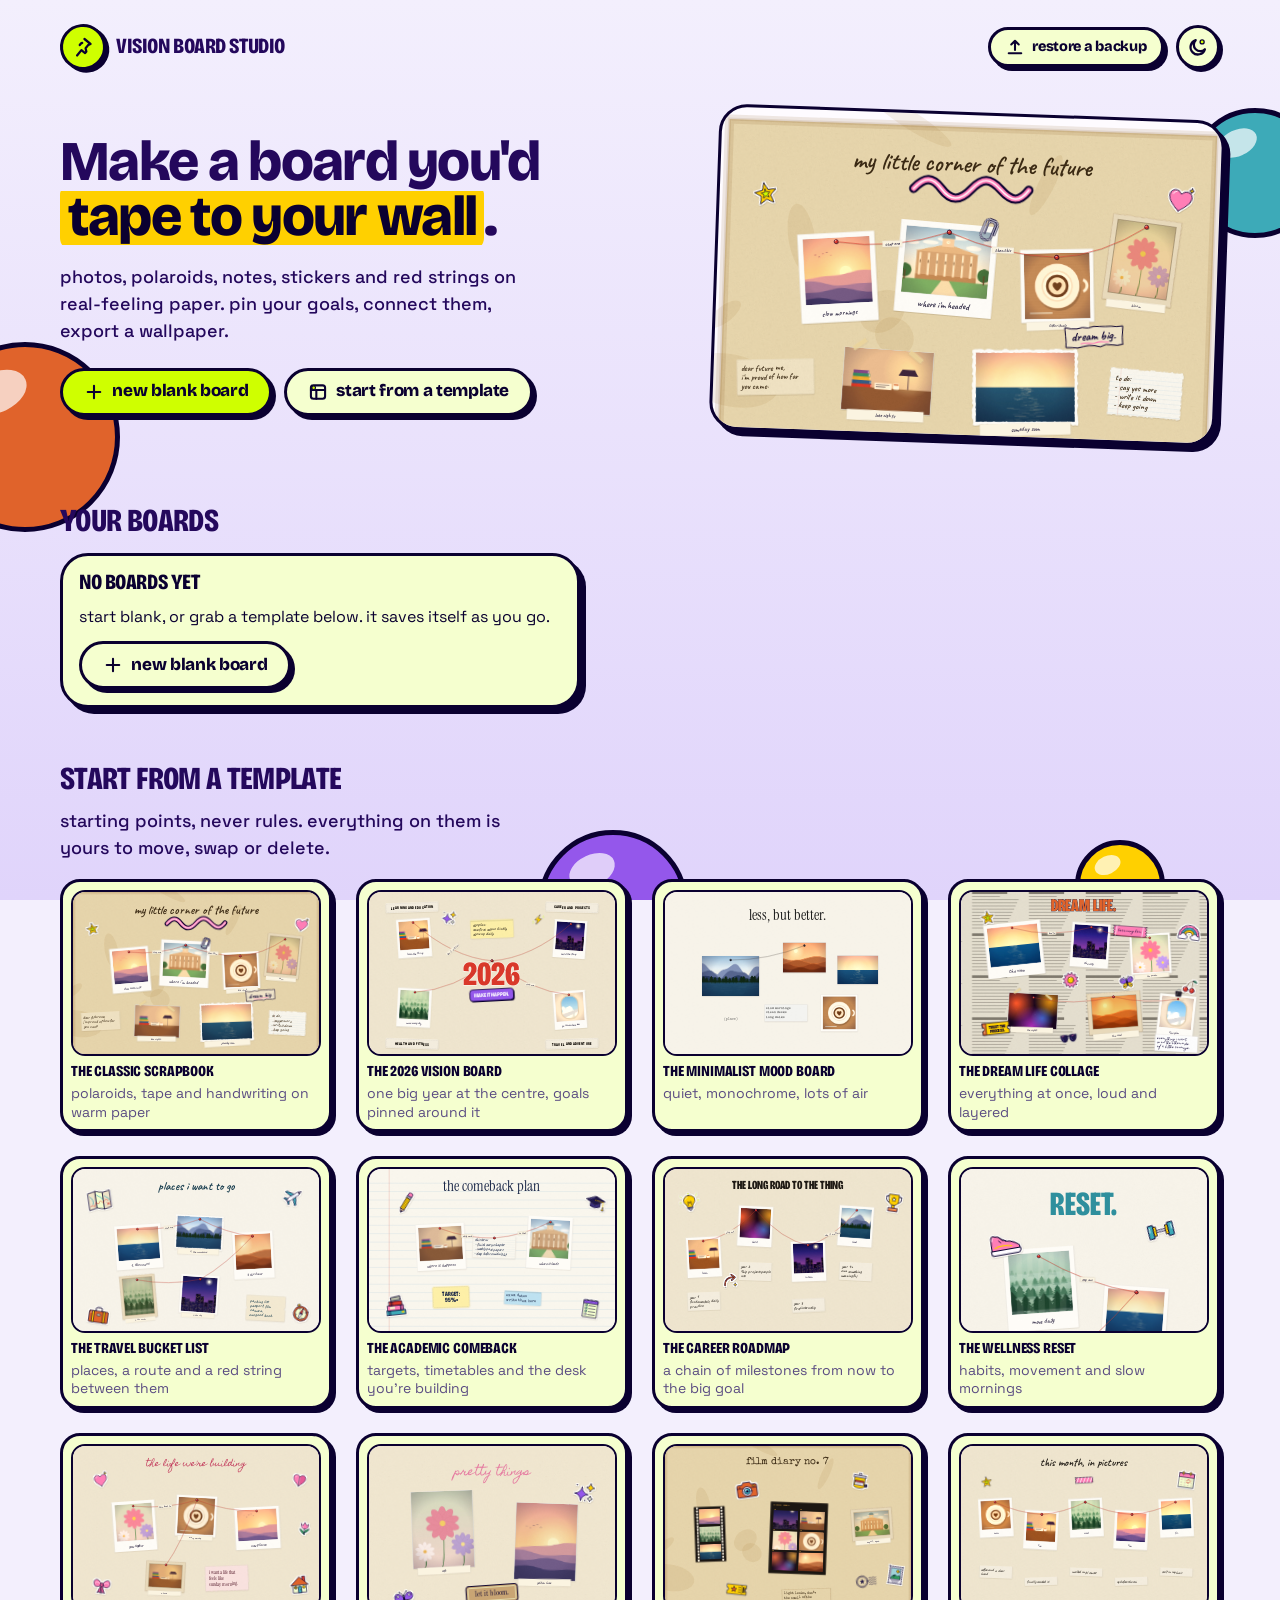
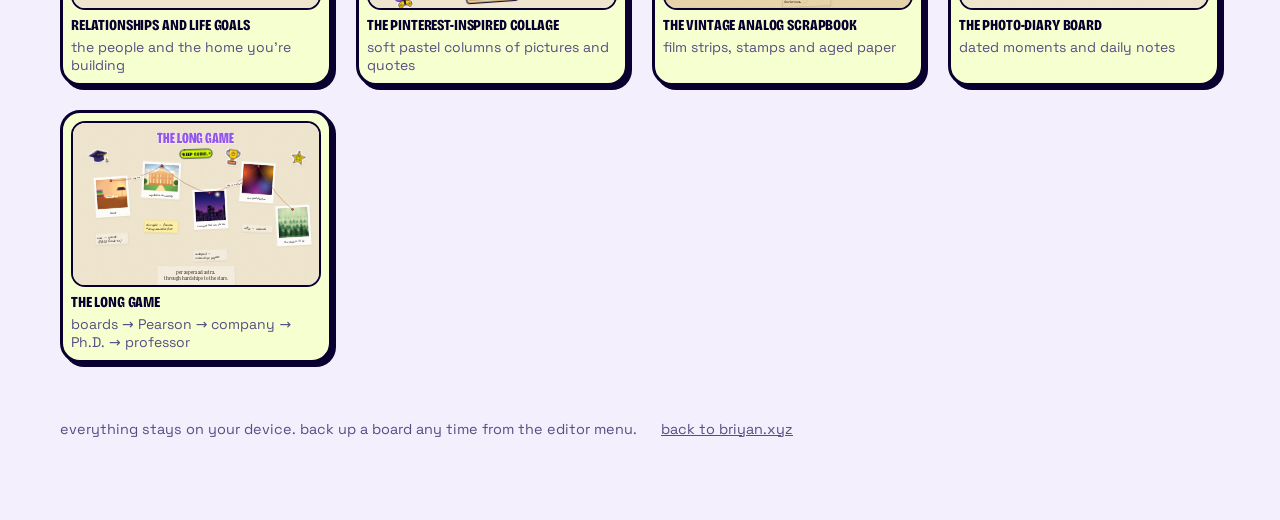
<file: vision/index.html>
<!DOCTYPE html>
<html lang="en" data-theme="light">
<head>
<meta charset="UTF-8">
<meta name="viewport" content="width=device-width, initial-scale=1, viewport-fit=cover, interactive-widget=resizes-content">
<title>Vision Board Studio</title>
<meta name="description" content="An interactive digital scrapbook: pin photos, polaroids, notes and stickers on textured paper, connect goals with red string, and export a wallpaper.">
<meta name="theme-color" content="#f3effd">
<meta name="robots" content="noindex">
<meta property="og:title" content="Vision Board Studio">
<meta property="og:description" content="A scrapbook vision board with red threads, polaroids and stickers.">
<meta property="og:type" content="website">
<link rel="icon" href="favicon.svg" type="image/svg+xml">
<link rel="preload" href="fonts/bricolage-latin.woff2" as="font" type="font/woff2" crossorigin>
<link rel="preload" href="fonts/spacegrotesk-latin.woff2" as="font" type="font/woff2" crossorigin>
<link rel="stylesheet" href="css/fonts.css">
<link rel="stylesheet" href="css/app.css">
</head>
<body>
<a class="skip" href="#stagewrap">skip to the board</a>

<div id="view-dash" class="dash" hidden></div>

<div id="view-editor" class="editor" hidden>
  <div id="toolbar" class="toolbar" role="toolbar" aria-label="board tools"></div>
  <aside id="left" class="left" aria-label="tool panel">
    <nav id="rail" class="rail" role="tablist" aria-label="tool categories" aria-orientation="vertical"></nav>
    <section id="panel" class="panel"></section>
  </aside>
  <main id="stagewrap" class="stagewrap" tabindex="-1" aria-label="the vision board canvas. drag to move, arrow keys nudge the selected object">
    <div class="stagebubs" aria-hidden="true"><i class="bub s1"></i><i class="bub s2"></i></div>
    <svg id="stage" xmlns="http://www.w3.org/2000/svg" role="group" aria-label="board objects"></svg>
    <svg id="overlay" xmlns="http://www.w3.org/2000/svg" aria-hidden="true"></svg>
    <div id="ctxbar" class="ctxbar" role="toolbar" aria-label="selected object" hidden></div>
    <div id="toolpill" class="toolpill" role="toolbar" aria-label="canvas tools"></div>
    <div id="emptyhint" class="emptyhint" hidden>
      <p class="shout-md">a blank sheet of paper</p>
      <p>drop pictures anywhere, paste from the clipboard, or pick something from the panel on the left.</p>
      <div class="row center">
        <button class="btn sm" type="button" onclick="VB.ui.setTab('photos')">find photos</button>
        <button class="btn sm cream" type="button" onclick="VB.ui.setTab('templates')">use a template</button>
      </div>
    </div>
  </main>
  <aside id="right" class="right" aria-label="details"></aside>
</div>

<div id="modal-root"></div>
<p id="toast" class="toast" role="status" aria-live="polite"></p>
<input type="file" id="filepick" accept="image/*" multiple hidden>
<noscript><p style="padding:2rem">Vision Board Studio needs JavaScript to run.</p></noscript>

<script src="js/fontlist.js"></script>
<script src="js/util.js"></script>
<script src="js/icons.js"></script>
<script src="js/stickers.js"></script>
<script src="js/store.js"></script>
<script src="js/render.js"></script>
<script src="js/state.js"></script>
<script src="js/samples.js"></script>
<script src="js/templates.js"></script>
<script src="js/interact.js"></script>
<script src="js/export.js"></script>
<script src="js/ui-core.js"></script>
<script src="js/ui-inspector.js"></script>
<script src="js/ui-dialogs.js"></script>
<script src="js/app.js"></script>
</body>
</html>
</file>
<file: pager/pager.css>
/* briyan.xyz/pager
   Gumdrop: cream cards, thick ink outlines, hard offset shadows, one lime action,
   violet for selected states, one yellow marker on one headline phrase.
   Fonts (Bricolage Grotesque, Space Grotesk, both SIL OFL) are bundled in ./fonts. */

@font-face {
  font-family: "Bricolage Grotesque";
  src: url("fonts/bricolage-latin.woff2") format("woff2");
  font-weight: 400 800; font-stretch: 75% 100%; font-display: swap;
}
@font-face {
  font-family: "Space Grotesk";
  src: url("fonts/spacegrotesk-latin.woff2") format("woff2");
  font-weight: 300 700; font-display: swap;
}

/* ---------- tokens ---------- */
:root {
  --ground: #f3effd; --ground-deep: #e0d4fb;
  --surface: #f5ffcf; --surface-white: #fefbff;
  --ink: #0a0030; --ink-muted: #5a4c82;
  --text: #24085c; --text-muted: #5a4c82;
  --lime: #cfff00; --yellow: #ffd000; --orange: #e0632b; --teal: #3daab8; --violet: #9457eb;
  --focus: #9457eb; --shadow-c: #0a0030; --bubble-line: #0a0030;
  --shadow-pop: 4px 4px 0 var(--shadow-c); --shadow-pop-lg: 6px 6px 0 var(--shadow-c);
  --space-1: 4px; --space-2: 8px; --space-3: 12px; --space-4: 16px; --space-5: 24px; --space-6: 32px; --space-7: 48px;
  --radius-sm: 12px; --radius-md: 20px; --radius-lg: 28px; --radius-pill: 999px;
  --font-display: "Bricolage Grotesque", "Arial Narrow", system-ui, sans-serif;
  --font-sans: "Space Grotesk", system-ui, sans-serif;
  --gutter: 16px; --pop: cubic-bezier(.34, 1.56, .64, 1); --out: cubic-bezier(.16, 1, .3, 1);
  color-scheme: light;
}
@media (prefers-color-scheme: dark) {
  :root {
    --ground: #120637; --ground-deep: #1f1060; --text: #f3effd; --text-muted: #cbbff2;
    --shadow-c: #9457eb; --bubble-line: #f3effd; color-scheme: dark;
  }
}
@media (min-width: 600px) { :root { --gutter: 24px; } }
@media (min-width: 960px) { :root { --gutter: 48px; } }

/* ---------- base ---------- */
*, *::before, *::after { box-sizing: border-box; }
html { -webkit-text-size-adjust: 100%; scrollbar-color: var(--violet) var(--ground-deep); }
html { background: var(--ground-deep); }
body {
  margin: 0; min-height: 100vh; min-height: 100dvh; position: relative;
  font: 400 1rem/1.5 var(--font-sans); color: var(--text);
  background: var(--ground); background: linear-gradient(var(--ground), var(--ground-deep));
}
h1, h2, p, blockquote, ol { margin: 0; }
button, input, textarea { font: inherit; color: inherit; }
a { color: inherit; text-underline-offset: 3px; text-decoration-thickness: 2px; }
[hidden] { display: none !important; }
:focus-visible { outline: 3px solid var(--focus); outline-offset: 3px; }
::selection { background: var(--yellow); color: #0a0030; }
.sr-only { position: absolute; width: 1px; height: 1px; margin: -1px; padding: 0; overflow: hidden; clip: rect(0 0 0 0); white-space: nowrap; border: 0; }
.skip {
  position: absolute; left: 12px; top: -80px; z-index: 50; padding: .75rem 1.25rem; background: var(--lime); color: #0a0030;
  font: 800 1rem/1 var(--font-display); border: 3px solid var(--ink); border-radius: var(--radius-pill); box-shadow: var(--shadow-pop); text-decoration: none;
}
.skip:focus { top: 12px; }
.ico { width: 22px; height: 22px; flex: none; display: block; fill: none; stroke: currentColor; stroke-width: 2.5; stroke-linecap: round; stroke-linejoin: round; }

/* ---------- type ---------- */
.display, .shout, .btn, .chip, .stamp, .count, label, .brand-name, .back { font-family: var(--font-display); font-weight: 800; }
.display { font-size: clamp(2.5rem, 11vw, 4.25rem); line-height: .98; letter-spacing: -.035em; text-wrap: balance; }
.shout { text-transform: uppercase; font-stretch: 75%; font-variation-settings: "wdth" 75; letter-spacing: -.02em; line-height: 1; }
.lead { font-size: 1.125rem; line-height: 1.45; font-weight: 500; max-width: 34ch; text-wrap: pretty; }
.marker {
  background-image: linear-gradient(transparent 10%, var(--yellow) 10% 94%, transparent 94%); background-repeat: no-repeat;
  color: #0a0030; padding: 0 .12em; margin: 0 -.04em; border-radius: var(--radius-sm);
  -webkit-box-decoration-break: clone; box-decoration-break: clone;
  animation: swipe .8s .25s var(--out) both;
}
@keyframes swipe { from { background-size: 0 100%; } to { background-size: 100% 100%; } }

/* ---------- scenery ---------- */
.scenery { position: fixed; inset: 0; z-index: 0; pointer-events: none; overflow: hidden; }
.gb { position: absolute; display: block; border-radius: 50%; border: 5px solid var(--bubble-line); animation: float 10s ease-in-out infinite; }
.gb::after { content: ""; position: absolute; left: 18%; top: 14%; width: 34%; height: 22%; border-radius: 50%; background: #ffffffb3; transform: rotate(-25deg); }
.gb-a { width: 120px; height: 120px; right: -64px; top: 62%; background: var(--yellow); }
.gb-b { width: 70px; height: 70px; left: -34px; top: 46%; background: var(--teal); animation-delay: -4s; }
.gb-c { width: 150px; height: 150px; right: -96px; bottom: -40px; background: var(--orange); animation-delay: -7s; }
@media (min-width: 960px) {
  .gb-a { width: 190px; height: 190px; right: auto; left: -90px; top: auto; bottom: 8%; }
  .gb-b { width: 96px; height: 96px; left: 44%; top: 30px; }
  .gb-c { width: 220px; height: 220px; right: -110px; bottom: auto; top: 18%; }
}
@keyframes float { 0%, 100% { translate: 0 0; } 50% { translate: 0 -14px; } }

/* ---------- top bar ---------- */
.top, .wrap, .foot { position: relative; z-index: 1; width: min(1120px, 100% - 2 * var(--gutter)); margin: 0 auto; }
.top { display: flex; align-items: center; justify-content: space-between; gap: var(--space-3); padding: var(--space-4) 0 var(--space-2); }
.brand { display: inline-flex; align-items: center; gap: 10px; text-decoration: none; color: var(--text); border-radius: var(--radius-pill); }
.brand-mark { width: 44px; height: 44px; display: block; transition: transform .45s var(--pop); }
.brand:hover .brand-mark { transform: rotate(-12deg) scale(1.08); }
.brand-name { font-size: 1.75rem; }
.back {
  display: inline-flex; align-items: center; min-height: 44px; padding: 0 1rem; font-size: .9375rem; letter-spacing: -.02em; text-decoration: none;
  color: #0a0030; background: var(--surface); border: 2px solid var(--ink); border-radius: var(--radius-pill); box-shadow: 2px 2px 0 var(--shadow-c);
  transition: transform .1s, box-shadow .1s;
}
.back:hover { transform: translate(-1px, -1px); box-shadow: 3px 3px 0 var(--shadow-c); }
.back:active { transform: translate(2px, 2px); box-shadow: none; }

/* ---------- layout ---------- */
.wrap { display: grid; gap: var(--space-5); padding: var(--space-3) 0 var(--space-6); }
.intro { display: grid; gap: var(--space-4); justify-items: start; }
/* Phones: the slip comes straight after the headline so "page briyan" sits in the first screen;
   the explainer follows the slip. */
@media (max-width: 599px) {
  .wrap { gap: var(--space-4); padding-top: var(--space-2); }
  .intro { display: contents; }
  .intro .display { order: 1; font-size: 2.15rem; }
  .clock { order: 2; justify-self: start; }
  .slip { order: 3; }
  .intro .lead { order: 4; margin-top: var(--space-2); }
}
@media (min-width: 960px) {
  .wrap {
    grid-template-columns: minmax(0, 1fr) minmax(420px, 500px); gap: 72px; align-items: center; align-content: center;
    min-height: min(820px, calc(100dvh - 190px)); padding-top: var(--space-6);
  }
  .intro { gap: var(--space-5); padding-bottom: var(--space-6); }
  .lead { font-size: 1.25rem; }
}

.clock {
  display: inline-flex; align-items: center; gap: 8px; padding: 8px 14px 8px 10px; min-height: 40px;
  font: 700 .9375rem/1.25 var(--font-sans); color: #0a0030; background: var(--surface);
  border: 2px solid var(--ink); border-radius: var(--radius-pill); box-shadow: 2px 2px 0 var(--shadow-c);
  transform: rotate(-1.5deg); font-variant-numeric: tabular-nums;
}
.clock .ico { width: 20px; height: 20px; }
.clock .moon, .clock[data-quiet] .sun { display: none; }
.clock[data-quiet] .moon { display: block; }

/* ---------- the slip ---------- */
.slip {
  position: relative; color: var(--ink); background: var(--surface);
  border: 3px solid var(--ink); border-radius: var(--radius-lg); box-shadow: var(--shadow-pop-lg);
  padding: 20px; min-width: 0;
}
@media (min-width: 600px) { .slip { padding: var(--space-5) 28px 28px; } }
.face { display: grid; gap: 18px; }
.face:focus { outline: none; }
.slip-head { display: flex; align-items: flex-start; justify-content: space-between; gap: var(--space-3); min-height: 40px; }
.slip-title { font-size: 1.5rem; padding-top: 6px; }

.stamp {
  display: inline-flex; align-items: center; justify-content: center; gap: 6px; text-align: center;
  font-size: .9375rem; line-height: 1; letter-spacing: 0; text-transform: uppercase;
  font-stretch: 75%; font-variation-settings: "wdth" 75; white-space: nowrap;
  padding: 8px 12px 7px; color: #0a0030; border: 3px solid var(--ink); border-radius: 10px;
  box-shadow: inset 0 0 0 2px var(--surface), inset 0 0 0 4px var(--ink);
  transform: rotate(4deg); transform-origin: 70% 50%; flex: none;
}
.stamp.route { transition: background-color .15s, transform .35s var(--pop); }
.stamp.route[data-kind="none"] { color: var(--ink-muted); border-style: dashed; box-shadow: none; background: transparent; transform: rotate(2deg); }
.stamp.route[data-kind="hcb"] { background: var(--teal); box-shadow: inset 0 0 0 2px var(--teal), inset 0 0 0 4px var(--ink); }
.stamp.route[data-kind="personal"] { background: var(--orange); box-shadow: inset 0 0 0 2px var(--orange), inset 0 0 0 4px var(--ink); }
.stamp.route.thunk { animation: thunk .4s var(--pop); }
@keyframes thunk { from { transform: rotate(-6deg) scale(1.25); } to { transform: rotate(4deg) scale(1); } }

/* ---------- fields ---------- */
.field { display: grid; gap: 8px; }
label { font-size: 1.0625rem; line-height: 1.2; letter-spacing: -.02em; }
.label-row { display: flex; align-items: baseline; justify-content: space-between; gap: var(--space-3); }
input[type="text"], textarea {
  width: 100%; min-height: 52px; padding: 12px 14px; font-size: 1.0625rem; line-height: 1.4; color: var(--ink); caret-color: var(--violet);
  background: var(--surface-white); border: 3px solid var(--ink); border-radius: 16px; box-shadow: inset 3px 3px 0 #0a003014;
  transition: box-shadow .12s;
}
textarea { min-height: 120px; resize: vertical; display: block; }
input[type="text"]:focus-visible, textarea:focus-visible { outline: 3px solid var(--focus); outline-offset: 2px; }
input[aria-invalid="true"], textarea[aria-invalid="true"] { border-style: dashed; }
input::placeholder, textarea::placeholder { color: var(--ink-muted); opacity: 1; }
input:read-only, textarea:read-only { opacity: .7; }
.route-line { font-size: .9375rem; line-height: 1.35; color: var(--ink-muted); min-height: 1.35em; text-wrap: balance; }
.route-line b { color: var(--ink); font-weight: 700; }
.count { font-size: .875rem; letter-spacing: -.01em; color: var(--ink-muted); font-variant-numeric: tabular-nums; }
.count[data-low] { color: var(--ink); }
.err { display: flex; align-items: center; gap: 8px; font-size: .9375rem; font-weight: 700; color: var(--ink); }
.err::before { content: ""; width: 12px; height: 12px; flex: none; border-radius: 50%; background: var(--orange); border: 2px solid var(--ink); }

/* ---------- chips ---------- */
.chips { display: flex; flex-wrap: wrap; gap: 8px 10px; padding-top: 4px; }
.chip {
  min-height: 44px; padding: 0 16px; font-size: .9375rem; line-height: 1; letter-spacing: -.02em; color: #0a0030; cursor: pointer;
  background: var(--surface-white); border: 2px solid var(--ink); border-radius: var(--radius-pill); box-shadow: 2px 2px 0 var(--ink);
  transition: transform .1s, box-shadow .1s, background-color .1s; -webkit-tap-highlight-color: transparent;
}
.chip:hover { transform: translate(-1px, -1px); box-shadow: 3px 3px 0 var(--ink); }
.chip:active { transform: translate(2px, 2px); box-shadow: none; }

/* ---------- quiet hours ---------- */
.quiet {
  display: grid; grid-template-columns: auto 1fr; gap: 12px; align-items: start; padding: 14px 16px;
  background: var(--surface-white); border: 2px solid var(--ink); border-radius: var(--radius-md); font-size: .9375rem; line-height: 1.4;
}
.quiet .ico { width: 26px; height: 26px; margin-top: 1px; }
.quiet b { font-weight: 700; }

/* ---------- urgent toggle ---------- */
.toggle {
  display: grid; grid-template-columns: auto 1fr; gap: 14px; align-items: center; padding: 12px 16px; min-height: 64px; cursor: pointer;
  font-family: var(--font-sans); font-weight: 400; letter-spacing: 0;
  background: var(--surface-white); border: 3px solid var(--ink); border-radius: var(--radius-md); box-shadow: var(--shadow-pop);
  transition: transform .1s var(--out), background-color .12s, box-shadow .1s; position: relative;
}
.toggle input { position: absolute; opacity: 0; width: 1px; height: 1px; }
.check {
  display: inline-flex; align-items: center; gap: 12px; min-height: 44px; width: max-content; max-width: 100%; cursor: pointer;
  font-family: var(--font-sans); font-weight: 400; letter-spacing: 0; position: relative;
}
.check input { position: absolute; opacity: 0; width: 1px; height: 1px; }
.check-box { width: 28px; height: 28px; display: grid; place-items: center; flex: none; background: var(--surface-white); border: 3px solid var(--ink); border-radius: 9px; box-shadow: 2px 2px 0 var(--shadow-c); transition: background-color .1s; }
.check-box svg { width: 20px; height: 20px; fill: none; stroke: var(--ink); stroke-width: 3.4; stroke-linecap: round; stroke-linejoin: round; stroke-dasharray: 24; stroke-dashoffset: 24; transition: stroke-dashoffset .18s var(--out); }
.check-text { font: 800 1.0625rem/1.1 var(--font-display); letter-spacing: -.02em; color: var(--ink); }
.check:has(input:checked) .check-box { background: var(--violet); }
.check:has(input:checked) .check-box svg { stroke-dashoffset: 0; }
.check:has(input:focus-visible) { outline: 3px solid var(--focus); outline-offset: 3px; border-radius: 10px; }

.select { position: relative; }
.select select {
  appearance: none; -webkit-appearance: none; width: 100%; min-height: 52px; padding: 12px 52px 12px 14px; cursor: pointer;
  font: 500 1.0625rem/1.3 var(--font-sans); color: var(--ink); background: var(--surface-white);
  border: 3px solid var(--ink); border-radius: 16px; box-shadow: var(--shadow-pop); text-overflow: ellipsis;
  transition: transform .1s, box-shadow .1s;
}
.select select:invalid { color: var(--ink-muted); }
.select select option { color: var(--ink); background: var(--surface-white); }
.select select:hover { transform: translate(-1px, -1px); box-shadow: 5px 5px 0 var(--shadow-c); }
.select select:focus-visible { outline: 3px solid var(--focus); outline-offset: 3px; }
.select select[aria-invalid="true"] { border-style: dashed; }
.select .caret { position: absolute; right: 8px; top: 50%; margin-top: -15px; width: 30px; height: 30px; padding: 3px; pointer-events: none; color: var(--ink); background: var(--lav-pill, #e0d4fb); border: 2px solid var(--ink); border-radius: 50%; stroke-width: 3; }

.toggle-box { width: 32px; height: 32px; display: grid; place-items: center; background: var(--surface); border: 3px solid var(--ink); border-radius: 10px; }
.toggle-box svg { width: 22px; height: 22px; fill: none; stroke: var(--ink); stroke-width: 3.2; stroke-linecap: round; stroke-linejoin: round; stroke-dasharray: 24; stroke-dashoffset: 24; transition: stroke-dashoffset .2s var(--out); }
.toggle-text { display: grid; gap: 2px; font-size: .875rem; line-height: 1.3; color: var(--ink-muted); }
.toggle-text b { font: 800 1.1875rem/1.1 var(--font-display); letter-spacing: -.02em; color: var(--ink); }
.toggle:hover { box-shadow: 5px 5px 0 var(--shadow-c); transform: translate(-1px, -1px); }
.toggle:has(input:focus-visible) { outline: 3px solid var(--focus); outline-offset: 3px; }
.toggle:has(input:checked) { background: var(--violet); transform: translateX(6px); }
.toggle:has(input:checked) .toggle-text { color: var(--ink); }
.toggle:has(input:checked) .toggle-box svg { stroke-dashoffset: 0; }
.toggle:has(input:checked) .toggle-box { background: var(--surface-white); }

/* ---------- problems ---------- */
.problem {
  display: grid; grid-template-columns: auto 1fr; gap: 12px; align-items: start; padding: 14px 16px;
  background: var(--surface-white); border: 3px solid var(--ink); border-radius: var(--radius-md); font-size: .9375rem; line-height: 1.4; font-weight: 500;
}
.problem .ico { width: 28px; height: 28px; padding: 3px; color: #0a0030; background: var(--orange); border: 2px solid var(--ink); border-radius: 50%; stroke-width: 2.6; }

/* ---------- buttons ---------- */
.btn {
  display: inline-flex; align-items: center; justify-content: center; gap: 10px; width: 100%; min-height: 58px; padding: 12px 24px;
  font-size: 1.25rem; line-height: 1; letter-spacing: -.02em; color: #0a0030; cursor: pointer;
  background: var(--lime); border: 3px solid var(--ink); border-radius: var(--radius-pill); box-shadow: var(--shadow-pop);
  transition: transform .1s, box-shadow .1s; -webkit-tap-highlight-color: transparent;
}
.btn .ico { width: 24px; height: 24px; stroke-width: 3; transition: transform .2s var(--out); }
.btn:hover { transform: translate(-2px, -2px); box-shadow: 6px 6px 0 var(--shadow-c); }
.btn:hover .ico { transform: translateX(3px); }
.btn:active { transform: translate(4px, 4px); box-shadow: none; }
.btn:disabled, .btn[aria-disabled="true"] { opacity: .55; box-shadow: none; transform: none; cursor: not-allowed; }
.btn[aria-busy="true"] { cursor: progress; }
.hint { font-size: .875rem; line-height: 1.35; color: var(--ink-muted); text-align: center; margin-top: -6px; font-variant-numeric: tabular-nums; text-wrap: balance; }

/* ---------- ticket face ---------- */
.t-meta { font-size: .9375rem; color: var(--ink-muted); }
.t-meta b { color: var(--ink); font-weight: 700; }
.t-msg {
  font: 500 1.25rem/1.4 var(--font-sans); color: var(--ink); overflow-wrap: anywhere; white-space: pre-wrap;
  padding: 16px 18px; background: var(--surface-white); border: 3px solid var(--ink); border-radius: var(--radius-md);
}
.tear { height: 0; margin: 4px -20px; border-top: 3px dashed var(--ink); position: relative; }
.tear::before, .tear::after {
  content: ""; position: absolute; top: -14px; width: 24px; height: 24px; border-radius: 50%;
  background: var(--ground); border: 3px solid var(--ink);
}
.tear::before { left: -15px; clip-path: inset(0 0 0 50%); }
.tear::after { right: -15px; clip-path: inset(0 50% 0 0); }
@media (min-width: 600px) { .tear { margin: 4px -28px; } }

.verdict { display: grid; grid-template-columns: minmax(0, 1fr) auto; gap: 14px; align-items: center; }
.status { font-size: 1rem; line-height: 1.45; color: var(--ink); text-wrap: pretty; }
.status b { font-weight: 700; }

/* round rubber postmarks: SENT lands at send, SEEN (or NOT YET) lands on top of it */
.postmarks { position: relative; width: 158px; height: 112px; flex: none; }
.postmark {
  --fill: var(--surface-white); --r: -12deg;
  position: absolute; display: grid; place-content: center; gap: 3px; text-align: center; border-radius: 50%;
  font-family: var(--font-display); font-weight: 800; text-transform: uppercase; font-stretch: 75%; font-variation-settings: "wdth" 75;
  line-height: 1; letter-spacing: 0; color: #0a0030; background: var(--fill);
  border: 3px solid var(--ink); box-shadow: inset 0 0 0 3px var(--fill), inset 0 0 0 5px var(--ink);
  transform: rotate(var(--r)); pointer-events: none;
}
.postmark small { font-size: .75rem; letter-spacing: .01em; }
.postmark.sent { width: 86px; height: 86px; left: 0; top: 24px; font-size: 1.125rem; }
.postmark.big {
  --fill: var(--violet); --r: 10deg; width: 98px; height: 98px; right: 0; top: 0; font-size: 1.5rem;
  box-shadow: inset 0 0 0 3px var(--fill), inset 0 0 0 5px var(--ink), 3px 3px 0 var(--ink);
}
.postmark.big.lapsed { --fill: var(--surface-white); border-style: dashed; box-shadow: inset 0 0 0 3px var(--fill); font-size: 1.25rem; }
.postmark.landing { animation: slam .55s var(--pop) both; }
@keyframes slam { 0% { opacity: 0; transform: rotate(calc(var(--r) - 14deg)) scale(2); } 60% { opacity: 1; } 100% { opacity: 1; transform: rotate(var(--r)) scale(1); } }
@media (max-width: 399px) {
  .postmarks { width: 132px; height: 98px; }
  .postmark.sent { width: 74px; height: 74px; font-size: 1rem; top: 22px; }
  .postmark.big { width: 84px; height: 84px; font-size: 1.3rem; }
}


/* ---------- delivery steps: sent -> delivered -> seen ---------- */
.steps { list-style: none; padding: 0; margin: 0; display: grid; grid-template-columns: repeat(3, minmax(0, 1fr)); }
.step { position: relative; display: grid; justify-items: center; align-content: start; text-align: center; gap: 2px; min-width: 0; }
.step::before { content: ""; position: absolute; top: 14px; right: 50%; width: 100%; border-top: 3px dashed #0a003040; }
.step:first-child::before { display: none; }
.step.done::before { border-top: 3px solid var(--ink); }
.step .dot { width: 30px; height: 30px; margin-bottom: 6px; border-radius: 50%; border: 3px solid var(--ink); background: var(--surface-white); position: relative; z-index: 1; }
.step.done .dot { background: var(--teal); }
.step.done .dot::after { content: ""; position: absolute; left: 16%; top: 12%; width: 38%; height: 26%; border-radius: 50%; background: #ffffffb3; transform: rotate(-25deg); }
#st-seen.done .dot { background: var(--violet); }
.step.active .dot::before { content: ""; position: absolute; inset: -9px; border: 3px solid var(--violet); border-radius: 50%; animation: ring 1.5s var(--out) infinite; }
.step.lapsed .dot { border-style: dashed; background: transparent; }
.step.pop .dot { animation: dotpop .55s var(--pop); }
@keyframes ring { from { transform: scale(.55); opacity: 1; } to { transform: scale(1.1); opacity: 0; } }
@keyframes dotpop { from { transform: scale(.4); } to { transform: scale(1); } }
.step b { font: 800 1.0625rem/1.1 var(--font-display); letter-spacing: -.02em; }
.step small { display: block; min-height: 1.2em; font-size: .8125rem; line-height: 1.2; color: var(--ink-muted); font-variant-numeric: tabular-nums; }
.step small.d { color: var(--ink); font-weight: 700; }
.step:not(.done):not(.active):not(.lapsed) b { color: var(--ink-muted); }

/* ---------- mode switch, voice recorder ---------- */
.modes { display: grid; grid-template-columns: 1fr 1fr; gap: 8px; }
.seg {
  min-height: 46px; padding: 0 12px; font: 800 1rem/1 var(--font-display); letter-spacing: -.02em; color: #0a0030; cursor: pointer;
  background: var(--surface-white); border: 3px solid var(--ink); border-radius: var(--radius-pill); box-shadow: 2px 2px 0 var(--shadow-c);
  transition: transform .1s, box-shadow .1s, background-color .1s; -webkit-tap-highlight-color: transparent;
}
.seg:hover { transform: translate(-1px, -1px); box-shadow: 3px 3px 0 var(--shadow-c); }
.seg[aria-pressed="true"] { background: var(--violet); transform: translate(2px, 2px); box-shadow: none; }
.seg[aria-disabled="true"] { opacity: .6; }
.seg:disabled { opacity: .55; cursor: not-allowed; }
.lbl { font: 800 1.0625rem/1.2 var(--font-display); letter-spacing: -.02em; }
.opt { font: 400 .9375rem/1 var(--font-sans); letter-spacing: 0; color: var(--ink-muted); }
.voice { gap: 12px; }
.rec-row { display: grid; grid-template-columns: auto minmax(0, 1fr); gap: 16px; align-items: center; }
.rec {
  width: 84px; height: 84px; padding: 0; display: grid; place-items: center; cursor: pointer; color: #0a0030; position: relative; touch-action: none;
  background: var(--orange); border: 3px solid var(--ink); border-radius: 50%; box-shadow: var(--shadow-pop); transition: transform .1s, box-shadow .1s;
  -webkit-tap-highlight-color: transparent; -webkit-user-select: none; user-select: none;
}
.rec:hover { transform: translate(-1px, -1px); box-shadow: 5px 5px 0 var(--shadow-c); }
.rec:active { transform: translate(4px, 4px); box-shadow: none; }
.rec:disabled { opacity: .55; box-shadow: none; cursor: not-allowed; }
.rec .ico { width: 38px; height: 38px; stroke-width: 2.6; }
.rec .rec-stop { display: none; fill: #0a0030; }
.voice[data-state="recording"] .rec .rec-mic { display: none; }
.voice[data-state="recording"] .rec .rec-stop { display: block; }
.voice[data-state="recording"] .rec::after { content: ""; position: absolute; inset: -9px; border: 3px solid var(--violet); border-radius: 50%; animation: ring 1.2s var(--out) infinite; }
.rec-info { display: grid; gap: 6px; min-width: 0; }
.rec-time { font: 800 1.875rem/1 var(--font-display); letter-spacing: -.03em; font-variant-numeric: tabular-nums; }
.rec-time span { font-size: 1rem; color: var(--ink-muted); letter-spacing: -.01em; }
.meter { height: 16px; background: var(--surface-white); border: 3px solid var(--ink); border-radius: var(--radius-pill); overflow: hidden; }
.meter i { display: block; height: 100%; width: 100%; background: var(--teal); transform: scaleX(0); transform-origin: left; transition: transform 80ms linear; }
.rec-help { font-size: .875rem; line-height: 1.3; color: var(--ink-muted); text-wrap: balance; }
.rec-actions { display: flex; flex-wrap: wrap; gap: 8px 10px; }
.voice[data-state="ready"] .rec-row { grid-template-columns: minmax(0, 1fr); }
.voice[data-state="processing"] .rec-row { grid-template-columns: minmax(0, 1fr); }
.check.sub { align-items: flex-start; width: 100%; }
.check.sub .check-box { margin-top: 2px; }
.check-text small { display: block; margin-top: 3px; font: 400 .875rem/1.35 var(--font-sans); letter-spacing: 0; color: var(--ink-muted); }
.upload { height: 14px; background: var(--surface-white); border: 3px solid var(--ink); border-radius: var(--radius-pill); overflow: hidden; margin-bottom: -6px; }
.upload i { display: block; height: 100%; background: var(--teal); transform: scaleX(0); transform-origin: left; transition: transform .15s linear; }

/* ---------- Riko, a tiny CSS-3D CyberPi ---------- */
.wrap { position: relative; }
.riko-stage { pointer-events: none; }
.riko { position: relative; font-size: 7px; width: 16em; height: 18.5em; perspective: 70em; perspective-origin: 50% 40%; }
.riko-tilt {
  position: absolute; inset: 0; display: grid; place-items: center; transform-style: preserve-3d;
  transform: rotateX(calc(var(--rx, 0deg) + 9deg)) rotateY(calc(var(--ry, 0deg) - 20deg)); transition: transform .25s var(--out);
}
.riko-float, .riko-buzz { transform-style: preserve-3d; }
.riko-float { animation: rk-float 6s ease-in-out infinite; }
.riko.buzzing .riko-buzz { animation: rk-buzz .09s linear infinite; }
@keyframes rk-float { 0%, 100% { transform: translateY(0) rotateZ(-1deg); } 50% { transform: translateY(-.7em) rotateZ(1.2deg); } }
@keyframes rk-buzz { 0% { transform: translate(.25em, 0) rotateZ(1.2deg); } 50% { transform: translate(-.25em, .1em) rotateZ(-1.2deg); } 100% { transform: translate(.25em, 0) rotateZ(1.2deg); } }
.riko-body { position: relative; width: 14em; height: 16.5em; transform-style: preserve-3d; }
.slab { position: absolute; inset: 0; border-radius: 2.4em; background: #1c1233; border: .12em solid #2d2150; transform: translateZ(var(--z)); }
.rk-back { position: absolute; inset: 0; border-radius: 2.4em; background: #150d28; border: .3em solid #2d2150; transform: translateZ(-1.2em) rotateY(180deg); }
.rk-face { position: absolute; inset: 0; border-radius: 2.4em; background: #251a42; border: .3em solid #4a3a78; transform: translateZ(1.2em); }
.rk-bezel { position: absolute; left: 50%; top: 1.5em; width: 9em; height: 9em; margin-left: -4.5em; padding: .5em; background: #0a0030; border-radius: 1em; }
.rk-bezel canvas { display: block; width: 100%; height: 100%; image-rendering: pixelated; border-radius: .5em; }
.rk-dpad { position: absolute; left: 1.7em; top: 11.1em; width: 3.6em; height: 3.6em; }
.rk-dpad i { position: absolute; width: 1.2em; height: 1.2em; background: #3b2d63; border-radius: .3em; }
.rk-dpad .u { left: 1.2em; top: 0; } .rk-dpad .d { left: 1.2em; top: 2.4em; } .rk-dpad .l { left: 0; top: 1.2em; } .rk-dpad .r { left: 2.4em; top: 1.2em; }
.rk-dpad .c { left: 1.2em; top: 1.2em; border-radius: 50%; background: #4a3a78; }
.rk-btn { position: absolute; width: 2em; height: 2em; border-radius: 50%; background: #cbbff2; border: .2em solid #0a0030; }
.rk-btn.a { right: 4em; top: 12.3em; } .rk-btn.b { right: 1.8em; top: 11.2em; background: #9457eb; }
.rk-menu { position: absolute; left: 50%; top: 11.4em; width: 2.4em; height: .9em; margin-left: -1.2em; border-radius: .45em; background: #3b2d63; }
.rk-leds { position: absolute; left: 2.2em; right: 2.2em; top: 15.2em; display: flex; justify-content: space-between; }
.rk-leds i { width: 1.1em; height: .6em; border-radius: .3em; background: var(--led, #cbbff2); box-shadow: 0 0 .9em var(--led, #cbbff2); transition: background-color .3s, box-shadow .3s; }
.riko { --led: #cbbff2; }
.riko[data-mode="idle"] .rk-leds i { opacity: .6; animation: rk-breathe 4.5s ease-in-out infinite; }
.riko[data-mode="idle"] .rk-leds i:nth-child(2) { animation-delay: .3s; } .riko[data-mode="idle"] .rk-leds i:nth-child(3) { animation-delay: .6s; }
.riko[data-mode="idle"] .rk-leds i:nth-child(4) { animation-delay: .9s; } .riko[data-mode="idle"] .rk-leds i:nth-child(5) { animation-delay: 1.2s; }
.riko[data-mode="alert"] .rk-leds i { animation: rk-pulse .6s ease-in-out infinite; }
.riko[data-mode="alert"][data-urgent="1"] { --led: #ff6a3c; }
.riko[data-mode="alert"][data-urgent="1"] .rk-leds i { animation-duration: .3s; }
.riko[data-mode="delivered"] .rk-leds i { animation: rk-pulse 1.8s ease-in-out infinite; }
.riko[data-mode="delivered"][data-urgent="1"] { --led: #ff6a3c; }
.riko[data-mode="seen"] { --led: #7be7a2; }
.riko[data-mode="lapsed"] { --led: #ffd000; }
.riko[data-mode="lapsed"] .rk-leds i { opacity: .5; }
@keyframes rk-breathe { 0%, 100% { opacity: .35; } 50% { opacity: .85; } }
@keyframes rk-pulse { 0%, 100% { opacity: .3; } 50% { opacity: 1; } }
.riko-shadow { position: absolute; left: 50%; bottom: .2em; width: 11em; height: 1.5em; margin-left: -5.5em; border-radius: 50%; background: #0a003033; animation: rk-shadow 6s ease-in-out infinite; }
@keyframes rk-shadow { 0%, 100% { transform: scale(1); } 50% { transform: scale(.88); opacity: .75; } }

/* small screens and tablets: Riko perches beside the headline */
@media (max-width: 959px) {
  .riko-stage { position: absolute; top: 0; right: -6px; z-index: 0; }
  .intro .display { padding-right: 118px; }
}
@media (min-width: 600px) and (max-width: 959px) {
  .riko { font-size: 9px; }
  .intro .display { padding-right: 170px; }
}
@media (min-width: 960px) {
  .riko { font-size: 12px; margin: 0 0 0 -12px; }
}

/* ---------- footer ---------- */
.foot { padding: var(--space-2) 0 var(--space-7); font-size: .875rem; line-height: 1.5; color: var(--text-muted); }
.foot p { max-width: 68ch; }
.foot p + p { margin-top: 10px; }
.testing {
  display: inline-block; padding: 4px 12px; font: 800 .8125rem/1.3 var(--font-display); color: #0a0030;
  background: var(--surface); border: 2px dashed var(--ink); border-radius: var(--radius-pill);
}

/* ---------- phone compaction (after the base rules so it wins) ---------- */
@media (max-width: 599px) {
  textarea { min-height: 92px; }
  .face { gap: 14px; }
  .chips { flex-wrap: nowrap; overflow-x: auto; scrollbar-width: none; margin: 0 -20px; padding: 2px 20px 6px; }
  .chips::-webkit-scrollbar { display: none; }
  .chip { flex: none; min-height: 42px; padding: 0 14px; }
  .toggle { min-height: 56px; padding: 10px 14px; }
  .btn { min-height: 54px; }
}

@media (prefers-reduced-motion: reduce) {
  *, *::before, *::after { animation: none !important; transition: none !important; }
  .marker { background-size: 100% 100%; }
}
</file>
<file: plan/plan.css>
/* briyan.xyz/plan
   Look and feel borrowed from CosmicTouch (the "Gumdrop" design language):
   cream cards, thick ink outlines, hard offset shadows, one lime action colour,
   a yellow marker on one headline phrase, everything leaning a little off-kilter.
   Fonts (Bricolage Grotesque, Space Grotesk, both SIL OFL) are bundled in ./fonts. */

@font-face {
  font-family: "Bricolage Grotesque";
  src: url("fonts/bricolage-latin.woff2") format("woff2");
  font-weight: 400 800; font-stretch: 75% 100%; font-display: swap;
}
@font-face {
  font-family: "Space Grotesk";
  src: url("fonts/spacegrotesk-latin.woff2") format("woff2");
  font-weight: 300 700; font-display: swap;
}

/* ---------- tokens ---------- */
:root, [data-theme="light"] {
  --ground: #f3effd; --ground-deep: #e0d4fb; --surface: #f5ffcf; --surface-white: #fefbff;
  --ink: #0a0030; --ink-muted: #5a4c82; --text: #24085c; --text-muted: #5a4c82;
  --cream: #f5ffcf;
  --lime: #cfff00; --yellow: #ffd000; --orange: #e0632b; --teal: #3daab8; --violet: #9457eb; --lav: #e0d4fb;
  --focus: #9457eb; --shadow-c: #0a0030; --frost: rgba(255, 255, 255, .42); --star: #9457eb;
  --good: #1f8f4e; --bad: #c4361f;
}
[data-theme="dark"] {
  --ground: #120637; --ground-deep: #1f1060; --text: #f3effd; --text-muted: #cbbff2;
  --shadow-c: #9457eb; --frost: rgba(255, 255, 255, .07); --star: #f3effd;
  --good: #7be7a2; --bad: #ff9a85;
}
:root {
  --line: var(--ink); --card-ink: var(--ink); --card-muted: var(--ink-muted);
  --shadow-pop: 4px 4px 0 var(--shadow-c); --shadow-pop-lg: 6px 6px 0 var(--shadow-c);
  --space-1: 4px; --space-2: 8px; --space-3: 12px; --space-4: 16px; --space-5: 24px; --space-6: 32px; --space-7: 48px;
  --radius-sm: 12px; --radius-md: 20px; --radius-lg: 28px;
  --font-display: "Bricolage Grotesque", "Arial Narrow", system-ui, sans-serif;
  --font-sans: "Space Grotesk", system-ui, sans-serif;
  --gutter: 18px; --pop: cubic-bezier(.34, 1.56, .64, 1);
  --c-maths: var(--violet); --c-phy: var(--teal); --c-chem: var(--lime); --c-cs: var(--yellow);
  --c-eng: var(--orange); --c-review: var(--lav); --c-hcb: var(--surface-white);
}
@media (min-width: 900px) { :root { --gutter: 40px; } }

html[data-contrast] {
  --ground: #000; --ground-deep: #000; --text: #fff; --text-muted: #fff; --surface: #000; --card-ink: #fff;
  --card-muted: #fff; --line: #fff; --shadow-c: #ffd000; --focus: #ffd000; --frost: rgba(255, 255, 255, .12);
  --surface-white: #111; --lav: #222; --cream: #000; --ink: #fff;
}
html[data-contrast] .scenery { display: none; }
html[data-contrast] .tone, html[data-contrast] .chip.s, html[data-contrast] .btn { color: #fff; }

/* ---------- base ---------- */
*, *::before, *::after { box-sizing: border-box; }
html { font-size: 100%; -webkit-text-size-adjust: 100%; scroll-behavior: smooth; scroll-padding-top: 84px; scrollbar-color: var(--violet) var(--ground-deep); }
html[data-large] { font-size: 124%; }
html[data-calm] { scroll-behavior: auto; }
body {
  margin: 0; min-height: 100vh; overflow-x: hidden;
  font: 400 1rem/1.5 var(--font-sans); color: var(--text);
  background: var(--ground); background: linear-gradient(var(--ground), var(--ground-deep)) fixed;
}
h1, h2, h3, h4, p { margin: 0; }
button, input, select, textarea { font: inherit; color: inherit; }
a { color: inherit; }
[hidden] { display: none !important; }
:focus-visible { outline: 3px solid var(--focus); outline-offset: 3px; }
::selection { background: var(--yellow); color: #0a0030; }
.sr-only { position: absolute; width: 1px; height: 1px; margin: -1px; padding: 0; overflow: hidden; clip: rect(0 0 0 0); white-space: nowrap; border: 0; }
.skip {
  position: fixed; left: 12px; top: -80px; z-index: 300; padding: .75rem 1.25rem; background: var(--lime); color: #0a0030;
  font: 800 1rem/1 var(--font-display); border: 3px solid var(--line); border-radius: 999px; box-shadow: var(--shadow-pop); text-decoration: none;
}
.skip:focus { top: 12px; }

/* ---------- type ---------- */
.display, .headline, .shout, .stat, .btn, .chip, .navlink, .brand-name { font-family: var(--font-display); font-weight: 800; }
.display { font-size: clamp(2.1rem, 7.4vw, 3.4rem); line-height: 1.04; letter-spacing: -.03em; text-wrap: balance; }
.headline { font-size: clamp(1.6rem, 5vw, 2.1rem); line-height: 1.02; letter-spacing: -.03em; text-wrap: balance; }
.shout { font-size: 1.25rem; line-height: 1; letter-spacing: -.02em; text-transform: uppercase; font-stretch: 75%; font-variation-settings: "wdth" 75; }
.lead { font-size: 1.0625rem; line-height: 1.5; font-weight: 500; text-wrap: pretty; }
.note { font-size: .875rem; line-height: 1.4; color: var(--text-muted); }
.stat { font-size: clamp(2.2rem, 7vw, 3.2rem); line-height: .95; letter-spacing: -.04em; }
.marker {
  background-image: linear-gradient(transparent 12%, var(--yellow) 12% 92%, transparent 92%); background-repeat: no-repeat;
  color: #0a0030; padding: 0 .14em; border-radius: var(--radius-sm); -webkit-box-decoration-break: clone; box-decoration-break: clone;
  animation: swipe .9s .2s cubic-bezier(.2, .8, .2, 1) both;
}
@keyframes swipe { from { background-size: 0 100%; } to { background-size: 100% 100%; } }
html[data-calm] .marker { animation: none; }

/* ---------- icons ---------- */
.ico { width: 1.4em; height: 1.4em; flex: none; display: block; fill: none; stroke: currentColor; stroke-width: 2.4; stroke-linecap: round; stroke-linejoin: round; }

/* ---------- scenery (glossy bubbles behind everything) ---------- */
.scenery { position: fixed; inset: 0; z-index: 0; pointer-events: none; overflow: hidden; }
.gb { position: absolute; display: block; border-radius: 50%; border: 5px solid var(--ink); animation: float 9s ease-in-out infinite; }
html[data-theme="dark"] .gb { border-color: #f3effd; opacity: .85; }
.gb::after { content: ""; position: absolute; left: 18%; top: 14%; width: 34%; height: 22%; border-radius: 50%; background: #ffffffb3; transform: rotate(-25deg); }
.gb-a { width: 120px; height: 120px; left: -80px; top: 22%; background: var(--yellow); }
.gb-b { width: 80px; height: 80px; right: -36px; top: 8%; background: var(--lime); animation-delay: -3s; }
.gb-c { width: 150px; height: 150px; right: -110px; top: 56%; background: var(--teal); animation-delay: -5s; }
@media (min-width: 1200px) { .gb-a { width: 170px; height: 170px; left: -100px; } .gb-c { width: 210px; height: 210px; } }
@keyframes float { 0%, 100% { translate: 0 0; } 50% { translate: 0 -16px; } }
html[data-calm] .gb { animation: none; }

/* ---------- top bar + nav ---------- */
.top, main, .foot { position: relative; z-index: 1; }
.top { display: flex; align-items: center; justify-content: space-between; gap: var(--space-3); width: min(1120px, 100% - 2 * var(--gutter)); margin: 0 auto; padding: var(--space-4) 0 var(--space-2); }
.brand { display: inline-flex; align-items: center; gap: var(--space-2); text-decoration: none; color: var(--text); }
.brand-mark { width: 44px; height: 44px; display: block; transition: transform .5s var(--pop); }
.brand:hover .brand-mark { transform: rotate(-14deg) scale(1.1); }
.brand-name { font-size: 1.45rem; line-height: 1; letter-spacing: -.04em; }
.tools { display: flex; gap: 6px; flex-wrap: wrap; justify-content: flex-end; }
.round {
  width: 44px; height: 44px; padding: 0; display: grid; place-items: center; cursor: pointer; color: #0a0030; background: var(--cream);
  border: 3px solid var(--line); border-radius: 50%; box-shadow: 3px 3px 0 var(--shadow-c); transition: transform .12s, box-shadow .12s, background .12s;
}
html[data-contrast] .round { color: #fff; background: #000; }
.round:hover { transform: translate(-2px, -2px) rotate(-6deg); box-shadow: 5px 5px 0 var(--shadow-c); }
.round:active { transform: translate(3px, 3px); box-shadow: none; }
.round[aria-pressed="true"] { background: var(--violet); }
.round .ico { width: 22px; height: 22px; }

.menu { position: sticky; top: 0; z-index: 30; display: flex; flex-wrap: wrap; justify-content: center; gap: var(--space-2); padding: 10px var(--gutter) 14px; margin-bottom: var(--space-2); }
.menu.stuck { background: color-mix(in srgb, var(--ground) 82%, transparent); -webkit-backdrop-filter: blur(12px); backdrop-filter: blur(12px); }
.navlink {
  display: inline-flex; align-items: center; gap: .5rem; min-height: 44px; padding: .5rem 1.1rem; font-size: 1rem; line-height: 1; letter-spacing: -.02em;
  text-decoration: none; color: #0a0030; background: var(--cream); border: 3px solid var(--line); border-radius: 999px; box-shadow: var(--shadow-pop);
  transition: transform .12s, box-shadow .12s; position: relative;
}
html[data-contrast] .navlink { color: #fff; background: #000; }
.navlink .ico { width: 22px; height: 22px; }
.navlink:hover { transform: translate(-2px, -2px) rotate(-1.5deg); box-shadow: 6px 6px 0 var(--shadow-c); }
.navlink:active { transform: translate(4px, 4px); box-shadow: none; }
.navlink[aria-current="page"] { background: var(--lime); color: #0a0030; transform: translate(-2px, -2px); box-shadow: 6px 6px 0 var(--shadow-c); }
.navlink .badge { position: absolute; top: -8px; right: -6px; min-width: 22px; height: 22px; padding: 0 5px; display: grid; place-items: center; font: 800 .75rem/1 var(--font-display); background: var(--orange); color: #0a0030; border: 2px solid var(--line); border-radius: 999px; }
@media (max-width: 719px) {
  .menu {
    position: fixed; top: auto; bottom: calc(12px + env(safe-area-inset-bottom)); left: 50%; translate: -50% 0; width: min(calc(100% - 20px), 400px); margin: 0; padding: 8px 10px;
    flex-wrap: nowrap; justify-content: space-between; align-items: center; gap: 4px; border: 3px solid var(--line); border-radius: 999px; box-shadow: var(--shadow-pop);
    background: color-mix(in srgb, var(--ground) 80%, transparent); -webkit-backdrop-filter: blur(12px); backdrop-filter: blur(12px);
  }
  .navlink { width: 46px; height: 46px; min-height: 0; padding: 0; justify-content: center; box-shadow: 2px 2px 0 var(--shadow-c); }
  .navlink .nl { position: absolute; width: 1px; height: 1px; overflow: hidden; clip: rect(0 0 0 0); white-space: nowrap; }
  .navlink[aria-current="page"] { width: 56px; height: 56px; transform: translateY(-4px); box-shadow: 3px 3px 0 var(--shadow-c); }
  .brand-name { font-size: 1.25rem; }
}

/* ---------- layout ---------- */
main { width: min(1120px, 100% - 2 * var(--gutter)); margin: 0 auto; padding: var(--space-3) 0 150px; display: block; }
main:focus { outline: none; }
.screen { animation: enter .5s var(--pop) both; }
@keyframes enter { from { opacity: 0; transform: translateY(18px) scale(.99); } to { opacity: 1; transform: none; } }
html[data-calm] .screen { animation: none; }
.row { display: flex; flex-wrap: wrap; gap: var(--space-3); align-items: center; }
.row.between { justify-content: space-between; }
.stack { display: grid; gap: var(--space-4); }
.cols { display: grid; gap: var(--space-5); align-items: start; }
@media (min-width: 900px) { .cols { grid-template-columns: minmax(0, 1.55fr) minmax(300px, 1fr); } .cols.even { grid-template-columns: 1fr 1fr; } }
.block { margin-top: var(--space-6); }

/* ---------- buttons, chips, cards ---------- */
.btn {
  display: inline-flex; align-items: center; justify-content: center; gap: .5em; font-size: 1.0625rem; line-height: 1.1; letter-spacing: -.02em; color: #0a0030; text-decoration: none;
  min-height: 48px; padding: .7rem 1.4rem; background: var(--lime); border: 3px solid var(--line); border-radius: 999px; box-shadow: var(--shadow-pop); cursor: pointer;
  transition: transform .1s, box-shadow .1s; -webkit-tap-highlight-color: transparent;
}
html[data-contrast] .btn { background: #000; }
.btn:hover { transform: translate(-2px, -2px) rotate(-.6deg); box-shadow: 6px 6px 0 var(--shadow-c); }
.btn:active { transform: translate(4px, 4px); box-shadow: none; }
.btn.cream { background: var(--cream); }
.btn.violet { background: var(--violet); }
.btn.orange { background: var(--orange); }
.btn.sm { min-height: 40px; padding: .4rem .9rem; font-size: .875rem; }
.btn:disabled { opacity: .5; box-shadow: none; cursor: not-allowed; transform: none; }
.btn .ico { width: 1.2em; height: 1.2em; }
.link { background: none; border: 0; padding: 0; cursor: pointer; text-decoration: underline; text-underline-offset: 3px; font-weight: 600; }

.chip {
  display: inline-flex; align-items: center; gap: .4em; min-height: 28px; font-size: .8125rem; line-height: 1.1; letter-spacing: -.01em; color: #0a0030;
  padding: .2rem .7rem; background: var(--cream); border: 2px solid var(--line); border-radius: 999px; box-shadow: 2px 2px 0 var(--shadow-c); white-space: nowrap;
}
html[data-contrast] .chip { background: #000; color: #fff; }
.chip .ico { width: 1.1em; height: 1.1em; }
button.chip { min-height: 44px; padding: .45rem 1rem; cursor: pointer; font-size: .9rem; transition: transform .1s, box-shadow .1s, background .1s; }
button.chip:hover { transform: translate(-1px, -1px); box-shadow: 3px 3px 0 var(--shadow-c); }
button.chip:active { transform: translate(2px, 2px); box-shadow: none; }
button.chip[aria-pressed="true"] { background: var(--lime); color: #0a0030; }
.s-maths { background: var(--c-maths); } .s-phy { background: var(--c-phy); } .s-chem { background: var(--c-chem); }
.s-cs { background: var(--c-cs); } .s-eng { background: var(--c-eng); } .s-review { background: var(--c-review); } .s-hcb { background: var(--c-hcb); }
.chip.s { color: #0a0030; }
html[data-contrast] .chip.s { color: #0a0030; }

.card { background: var(--surface); color: var(--card-ink); border: 3px solid var(--line); border-radius: var(--radius-lg); box-shadow: var(--shadow-pop-lg); padding: var(--space-5); }
.card.tight { padding: var(--space-4); border-radius: var(--radius-md); }
.card.white { background: var(--surface-white); }
.card.lav { background: var(--lav); }
html[data-contrast] .card.lav, html[data-contrast] .card.white { background: #111; }
.card.tone { color: #0a0030; }
.card h2, .card h3 { margin-bottom: var(--space-2); }
.tilt-1 { transform: rotate(-.8deg); } .tilt-2 { transform: rotate(.7deg); }

/* ---------- hero ---------- */
.hero { padding: var(--space-4) 0 var(--space-4); display: grid; gap: var(--space-3); }
.hero .lead { max-width: 46ch; }
.countdowns { display: flex; flex-wrap: wrap; gap: var(--space-2); margin-top: var(--space-1); }

/* ---------- tasks ---------- */
.tasks { display: grid; gap: var(--space-3); list-style: none; margin: 0; padding: 0; }
.task {
  position: relative; display: grid; grid-template-columns: auto 1fr; gap: var(--space-3); align-items: start; padding: var(--space-4);
  background: var(--surface-white); color: var(--ink); border: 3px solid var(--line); border-radius: var(--radius-md); box-shadow: var(--shadow-pop);
  transition: transform .2s var(--pop), box-shadow .15s, opacity .2s;
}
html[data-contrast] .task { color: #fff; }
.task::before { content: ""; position: absolute; left: 0; top: 14px; bottom: 14px; width: 8px; border-radius: 0 6px 6px 0; background: var(--sc, var(--lav)); border: 2px solid var(--line); border-left: 0; }
.task.s-maths { --sc: var(--c-maths); } .task.s-phy { --sc: var(--c-phy); } .task.s-chem { --sc: var(--c-chem); }
.task.s-cs { --sc: var(--c-cs); } .task.s-eng { --sc: var(--c-eng); } .task.s-review { --sc: var(--c-review); } .task.s-hcb { --sc: var(--c-hcb); }
.task.s-maths, .task.s-phy, .task.s-chem, .task.s-cs, .task.s-eng, .task.s-review, .task.s-hcb { background: var(--surface-white); }
.task:hover { transform: translate(-1px, -2px); box-shadow: 6px 6px 0 var(--shadow-c); }
.task.done { opacity: .7; background: color-mix(in srgb, var(--sc) 24%, var(--surface-white)); }
.task.done .ttl { text-decoration: line-through; text-decoration-thickness: 2px; }
.task.partial { opacity: .9; border-style: dashed; }
.task.next { outline: 4px solid var(--yellow); outline-offset: 3px; }
.check {
  width: 38px; height: 38px; margin-left: 4px; display: grid; place-items: center; cursor: pointer; background: var(--cream); color: #0a0030; border: 3px solid var(--line); border-radius: 12px;
  box-shadow: 2px 2px 0 var(--shadow-c); transition: transform .12s var(--pop), background .12s;
}
.check:hover { transform: rotate(-6deg) scale(1.08); }
.check:active { transform: translate(2px, 2px); box-shadow: none; }
.check .ico { width: 24px; height: 24px; stroke-width: 3.2; opacity: 0; }
.done .check { background: var(--lime); } .done .check .ico { opacity: 1; }
.partial .check { background: var(--yellow); } .partial .check .ico { opacity: 1; }
.tbody { display: grid; gap: 6px; min-width: 0; }
.tmeta { display: flex; flex-wrap: wrap; gap: 6px; align-items: center; }
.ttl { font: 800 1.1875rem/1.15 var(--font-display); letter-spacing: -.02em; text-wrap: balance; overflow-wrap: anywhere; }
.tdetail { font-size: .9375rem; color: var(--ink-muted); }
html[data-contrast] .tdetail { color: #fff; }
.tactions { display: flex; flex-wrap: wrap; gap: 8px; margin-top: 4px; }
.eff { font-size: .75rem; font-weight: 700; letter-spacing: .02em; text-transform: uppercase; opacity: .8; }
.tstatus { font-size: .8125rem; font-weight: 600; color: var(--ink-muted); }
html[data-contrast] .tstatus { color: #fff; }
.group-h { display: flex; align-items: baseline; justify-content: space-between; gap: var(--space-3); margin: var(--space-5) 0 var(--space-3); }
.group-h:first-child { margin-top: 0; }

/* ---------- focus (just one thing) ---------- */
.onething { text-align: left; display: grid; gap: var(--space-3); }
.onething .ttl { font-size: clamp(1.6rem, 5.5vw, 2.4rem); }
.onething .steps { margin: 0; padding-left: 1.2rem; display: grid; gap: 4px; }

/* ---------- progress ---------- */
.ring { --p: 0; width: 132px; height: 132px; border-radius: 50%; display: grid; place-items: center; flex: none;
  background: conic-gradient(var(--violet) calc(var(--p) * 1%), var(--lav) 0); border: 3px solid var(--line); box-shadow: var(--shadow-pop); position: relative; }
.ring::before { content: ""; position: absolute; inset: 14px; border-radius: 50%; background: var(--surface-white); border: 3px solid var(--line); }
html[data-contrast] .ring::before { background: #000; }
.ring span { position: relative; font: 800 1.9rem/1 var(--font-display); letter-spacing: -.04em; color: var(--ink); }
html[data-contrast] .ring span { color: #fff; }
.bar { height: 16px; background: var(--lav); border: 3px solid var(--line); border-radius: 999px; overflow: hidden; }
.bar > i { display: block; height: 100%; width: calc(var(--p, 0) * 1%); background: var(--lime); border-right: 3px solid var(--line); transition: width .6s var(--pop); min-width: 0; }
.bar > i[style*="--p:0"] { border-right: 0; }
.jar { min-height: 118px; display: flex; flex-wrap: wrap-reverse; align-content: flex-start; gap: 5px; padding: 10px; border: 3px solid var(--line); border-top-color: transparent; border-radius: 0 0 26px 26px; background: var(--frost); }
.jar i { width: 26px; height: 26px; border-radius: 50%; border: 3px solid var(--line); background: var(--lav); position: relative; }
.jar i.on { animation: pop .6s var(--pop) both; }
.jar i.on::after { content: ""; position: absolute; left: 16%; top: 14%; width: 38%; height: 24%; border-radius: 50%; background: #ffffffb3; }
.jar i.off { border-style: dashed; opacity: .45; background: transparent; }
@keyframes pop { from { transform: scale(0) translateY(-30px); } to { transform: none; } }
html[data-calm] .jar i.on { animation: none; }

/* ---------- forms + dialogs ---------- */
dialog {
  width: min(560px, calc(100% - 24px)); max-height: calc(100dvh - 24px); padding: 0; color: var(--ink); background: var(--surface-white); border: 3px solid var(--line); border-radius: var(--radius-lg); box-shadow: 8px 8px 0 var(--shadow-c); overflow: auto;
}
html[data-contrast] dialog { color: #fff; background: #000; }
dialog::backdrop { background: rgba(10, 0, 48, .55); backdrop-filter: blur(3px); }
.dlg { padding: var(--space-5); display: grid; gap: var(--space-4); }
.dlg h2 { font: 800 1.5rem/1.05 var(--font-display); letter-spacing: -.03em; }
.fieldset { border: 0; padding: 0; margin: 0; display: grid; gap: 8px; }
.fieldset legend { font: 800 1rem/1.2 var(--font-display); padding: 0; margin-bottom: 4px; }
.opt { display: flex; gap: 10px; align-items: flex-start; padding: 10px 12px; background: var(--cream); color: #0a0030; border: 3px solid var(--line); border-radius: 14px; cursor: pointer; box-shadow: 2px 2px 0 var(--shadow-c); font-weight: 500; }
html[data-contrast] .opt { background: #000; color: #fff; }
.opt input { width: 22px; height: 22px; margin: 1px 0 0; accent-color: #0a0030; flex: none; }
.opt:has(input:checked) { background: var(--lime); color: #0a0030; }
.scale { display: grid; grid-template-columns: repeat(5, 1fr); gap: 6px; }
.scale label { position: relative; }
.scale input { position: absolute; opacity: 0; inset: 0; cursor: pointer; }
.scale span { display: grid; place-items: center; min-height: 48px; font: 800 1.2rem/1 var(--font-display); background: var(--cream); color: #0a0030; border: 3px solid var(--line); border-radius: 14px; box-shadow: 2px 2px 0 var(--shadow-c); }
.scale input:checked + span { background: var(--violet); transform: translateY(-2px); box-shadow: 4px 4px 0 var(--shadow-c); }
.scale input:focus-visible + span { outline: 3px solid var(--focus); outline-offset: 3px; }
.scale-l { display: flex; justify-content: space-between; font-size: .75rem; color: var(--ink-muted); }
html[data-contrast] .scale-l { color: #fff; }
textarea, input[type="text"], input[type="number"], input[type="date"], select {
  width: 100%; padding: .65rem .85rem; background: var(--surface-white); color: var(--ink); border: 3px solid var(--line); border-radius: 14px; font-size: 1rem;
}
html[data-contrast] textarea, html[data-contrast] input, html[data-contrast] select { background: #000; color: #fff; }
textarea { min-height: 84px; resize: vertical; }
.hint { font-size: .8125rem; color: var(--ink-muted); }
html[data-contrast] .hint { color: #fff; }
.hint.bad { color: var(--bad); font-weight: 600; }
.hint.good { color: var(--good); font-weight: 600; }

/* ---------- timer + toast ---------- */
.timerbar {
  position: fixed; z-index: 60; left: 50%; translate: -50% 0; bottom: calc(86px + env(safe-area-inset-bottom)); width: min(calc(100% - 20px), 520px);
  display: grid; grid-template-columns: auto 1fr auto; gap: 12px; align-items: center; padding: 10px 14px 10px 10px; background: var(--yellow); color: #0a0030;
  border: 3px solid var(--line); border-radius: 999px; box-shadow: var(--shadow-pop-lg);
}
@media (min-width: 720px) { .timerbar { bottom: 20px; } }
.timerbar .tm { font: 800 1.7rem/1 var(--font-display); letter-spacing: -.04em; min-width: 4.2ch; text-align: center; background: #fff; border: 3px solid var(--line); border-radius: 999px; padding: 8px 10px; }
.timerbar .tl { font: 700 .875rem/1.2 var(--font-sans); overflow: hidden; text-overflow: ellipsis; }
.timerbar .tl b { display: block; font: 800 .75rem/1 var(--font-display); text-transform: uppercase; letter-spacing: .04em; }
.timerbar.break { background: var(--teal); }
.toast {
  position: fixed; z-index: 120; left: 50%; translate: -50% 0; top: 16px; max-width: min(92vw, 520px); padding: .75rem 1.2rem; font: 700 .975rem/1.3 var(--font-display);
  background: var(--lime); color: #0a0030; border: 3px solid var(--line); border-radius: 999px; box-shadow: var(--shadow-pop); animation: enter .35s var(--pop) both; text-align: center;
}
.floatbtn { position: fixed; z-index: 55; right: 14px; bottom: calc(150px + env(safe-area-inset-bottom)); }
@media (min-width: 720px) { .floatbtn { bottom: 96px; right: 24px; } }

/* ---------- plan / calendar ---------- */
.weeks { display: grid; gap: var(--space-5); }
.week-h { display: flex; align-items: baseline; justify-content: space-between; margin-bottom: var(--space-3); }
.daygrid { display: grid; gap: var(--space-3); grid-template-columns: 1fr; }
@media (min-width: 640px) { .daygrid { grid-template-columns: repeat(2, 1fr); } }
@media (min-width: 1000px) { .daygrid { grid-template-columns: repeat(3, 1fr); } }
.daycard { display: grid; gap: 8px; padding: var(--space-4); text-decoration: none; color: var(--ink); background: var(--surface-white); border: 3px solid var(--line); border-radius: var(--radius-md); box-shadow: var(--shadow-pop); transition: transform .15s var(--pop), box-shadow .15s; }
html[data-contrast] .daycard { color: #fff; }
.daycard:hover { transform: translate(-2px, -3px) rotate(-.5deg); box-shadow: 7px 7px 0 var(--shadow-c); }
.daycard.today { background: var(--lime); color: #0a0030; }
.daycard.past { opacity: .85; }
.daycard h3 { font: 800 1.15rem/1 var(--font-display); letter-spacing: -.03em; display: flex; justify-content: space-between; align-items: baseline; }
.daycard ul { margin: 0; padding: 0; list-style: none; display: grid; gap: 3px; font-size: .875rem; }
.daycard li { display: flex; gap: 8px; align-items: baseline; }
.daycard li i { width: 10px; height: 10px; border-radius: 50%; border: 2px solid var(--line); flex: none; background: var(--sc, var(--lav)); transform: translateY(1px); }
.daycard li.is-done { text-decoration: line-through; opacity: .6; }
.daycard li.s-maths { --sc: var(--c-maths); } .daycard li.s-phy { --sc: var(--c-phy); } .daycard li.s-chem { --sc: var(--c-chem); }
.daycard li.s-cs { --sc: var(--c-cs); } .daycard li.s-eng { --sc: var(--c-eng); } .daycard li.s-review { --sc: var(--c-review); } .daycard li.s-hcb { --sc: var(--c-hcb); }
.daycard li { background: none; }
.examflag { font: 800 .75rem/1 var(--font-display); text-transform: uppercase; letter-spacing: .03em; padding: 4px 8px; background: var(--orange); color: #0a0030; border: 2px solid var(--line); border-radius: 999px; width: max-content; }

/* ---------- recap ---------- */
.heat { display: grid; grid-template-columns: repeat(7, minmax(0, 1fr)); gap: 6px; }
.heat .hd { font: 700 .7rem/1 var(--font-display); text-align: center; text-transform: uppercase; color: var(--text-muted); }
.heat a, .heat span.cell { aspect-ratio: 1; display: grid; place-items: center; font: 800 .75rem/1 var(--font-display); text-decoration: none; color: var(--ink); background: var(--lav); border: 2px solid var(--line); border-radius: 10px; }
html[data-contrast] .heat a, html[data-contrast] .heat span.cell { color: #fff; }
.heat .lv1 { background: color-mix(in srgb, var(--lime) 40%, var(--surface-white)); } .heat .lv2 { background: color-mix(in srgb, var(--lime) 75%, var(--surface-white)); } .heat .lv3 { background: var(--lime); color: #0a0030; }
.heat .none { opacity: .35; border-style: dashed; background: transparent; }
.heat .tod { outline: 3px solid var(--violet); outline-offset: 2px; }
.srow { display: grid; grid-template-columns: auto 1fr; gap: var(--space-4); align-items: center; }
.srow .ring { width: 96px; height: 96px; } .srow .ring::before { inset: 11px; } .srow .ring span { font-size: 1.3rem; }
.mini { display: grid; gap: 2px; font-size: .875rem; }
.pills { display: flex; flex-wrap: wrap; gap: 6px; }
.badges { display: grid; grid-template-columns: repeat(auto-fill, minmax(150px, 1fr)); gap: var(--space-3); }
.bdg { display: grid; gap: 4px; padding: 12px; background: var(--surface-white); color: var(--ink); border: 3px solid var(--line); border-radius: 18px; box-shadow: 3px 3px 0 var(--shadow-c); text-align: center; }
html[data-contrast] .bdg { color: #fff; }
.bdg.locked { opacity: .45; border-style: dashed; box-shadow: none; }
.bdg b { font: 800 1rem/1.1 var(--font-display); } .bdg span { font-size: .8rem; color: var(--ink-muted); }
html[data-contrast] .bdg span { color: #fff; }
.bdg .medal { width: 46px; height: 46px; margin: 0 auto; border-radius: 50%; display: grid; place-items: center; background: var(--yellow); color: #0a0030; border: 3px solid var(--line); }

/* ---------- exams ---------- */
.exam-row { display: grid; grid-template-columns: auto 1fr auto; gap: var(--space-3); align-items: center; padding: 10px 0; border-bottom: 2px dashed color-mix(in srgb, var(--line) 35%, transparent); }
.exam-row:last-child { border-bottom: 0; }
.exam-row.past { opacity: .5; }
.days-left { font: 800 1.4rem/1 var(--font-display); letter-spacing: -.04em; text-align: right; }
.days-left small { display: block; font: 700 .7rem/1 var(--font-sans); text-transform: uppercase; letter-spacing: .04em; }

.foot { width: min(1120px, 100% - 2 * var(--gutter)); margin: 0 auto; padding: 0 0 120px; font-size: .8125rem; color: var(--text-muted); }
.noscript { padding: 2rem; }
.empty { text-align: center; padding: var(--space-6) var(--space-4); }
.bubble-pop { position: fixed; z-index: 150; pointer-events: none; width: 22px; height: 22px; border-radius: 50%; border: 3px solid var(--ink); animation: rise 1.1s ease-out forwards; }
@keyframes rise { to { transform: translate(var(--dx), -220px) scale(.4); opacity: 0; } }
html[data-calm] .bubble-pop { display: none; }
@media print { .scenery, .menu, .top, .timerbar, .floatbtn { display: none; } }
</file>
<file: vision/css/fonts.css>
@font-face { font-family: "Bricolage Grotesque"; src: url("../fonts/bricolage-latin.woff2") format("woff2"); font-weight: 400 800; font-stretch: 75% 100%; font-display: swap; }
@font-face { font-family: "Space Grotesk"; src: url("../fonts/spacegrotesk-latin.woff2") format("woff2"); font-weight: 300 700; font-display: swap; }
@font-face { font-family: "Caveat"; font-style: normal; font-weight: 400 700; font-display: swap; src: url("../fonts/caveat-400-700.woff2") format("woff2"); }
@font-face { font-family: "Courier Prime"; font-style: normal; font-weight: 400; font-display: swap; src: url("../fonts/courier-prime-400.woff2") format("woff2"); }
@font-face { font-family: "Courier Prime"; font-style: normal; font-weight: 700; font-display: swap; src: url("../fonts/courier-prime-700.woff2") format("woff2"); }
@font-face { font-family: "Homemade Apple"; font-style: normal; font-weight: 400; font-display: swap; src: url("../fonts/homemade-apple-400.woff2") format("woff2"); }
@font-face { font-family: "Instrument Serif"; font-style: italic; font-weight: 400; font-display: swap; src: url("../fonts/instrument-serif-italic-400.woff2") format("woff2"); }
@font-face { font-family: "Instrument Serif"; font-style: normal; font-weight: 400; font-display: swap; src: url("../fonts/instrument-serif-400.woff2") format("woff2"); }
@font-face { font-family: "Old Standard TT"; font-style: italic; font-weight: 400; font-display: swap; src: url("../fonts/old-standard-tt-italic-400.woff2") format("woff2"); }
@font-face { font-family: "Old Standard TT"; font-style: normal; font-weight: 400; font-display: swap; src: url("../fonts/old-standard-tt-400.woff2") format("woff2"); }
@font-face { font-family: "Old Standard TT"; font-style: normal; font-weight: 700; font-display: swap; src: url("../fonts/old-standard-tt-700.woff2") format("woff2"); }
@font-face { font-family: "Special Elite"; font-style: normal; font-weight: 400; font-display: swap; src: url("../fonts/special-elite-400.woff2") format("woff2"); }
</file>
<file: vision/css/app.css>
/* Vision Board Studio: editor chrome in the Gumdrop design language (see /plan).
   Cream cards, 3px ink outlines, hard offset shadows, one lime action, yellow marker, lowercase pills.
   The board itself (paper, polaroids, tape, thread) is drawn by render.js in its own scrapbook material world. */

:root, [data-theme="light"] {
  --ground: #f3effd; --ground-deep: #e0d4fb; --surface: #f5ffcf; --surface-white: #fefbff;
  --ink: #0a0030; --ink-muted: #5a4c82; --text: #24085c; --text-muted: #5a4c82;
  --lime: #cfff00; --yellow: #ffd000; --orange: #e0632b; --teal: #3daab8; --violet: #9457eb; --lav: #e0d4fb;
  --focus: #9457eb; --shadow-c: #0a0030; --bad: #b3261e; --good: #1f8f4e;
  --stage: #d9cdf6;
}
[data-theme="dark"] {
  --ground: #120637; --ground-deep: #1f1060; --text: #f3effd; --text-muted: #cbbff2; --shadow-c: #9457eb; --bad: #ff9a85; --good: #7be7a2;
  --stage: #2a1a78;
}
:root {
  --line: var(--ink); --shadow-pop: 4px 4px 0 var(--shadow-c); --shadow-pop-lg: 6px 6px 0 var(--shadow-c);
  --radius-sm: 12px; --radius-md: 20px; --radius-lg: 28px;
  --font-display: "Bricolage Grotesque", "Arial Narrow", system-ui, sans-serif;
  --font-sans: "Space Grotesk", system-ui, sans-serif;
  --pop: cubic-bezier(.34, 1.56, .64, 1);
}

*, *::before, *::after { box-sizing: border-box; }
html { -webkit-text-size-adjust: 100%; scrollbar-color: var(--violet) var(--ground-deep); }
body {
  margin: 0; min-height: 100vh; font: 400 1rem/1.5 var(--font-sans); color: var(--text);
  background: linear-gradient(var(--ground), var(--ground-deep)) fixed; background-color: var(--ground);
  -webkit-tap-highlight-color: transparent;
}
body.in-editor { overflow: hidden; }
h1, h2, h3, p, ul, ol, figure { margin: 0; } ul, ol { padding: 0; list-style: none; }
button, input, select, textarea { font: inherit; color: inherit; }
button { cursor: pointer; }
:focus-visible { outline: 3px solid var(--focus); outline-offset: 3px; }
::selection { background: var(--yellow); color: var(--ink); }
a { color: inherit; }
.skip { position: fixed; left: 12px; top: -80px; z-index: 300; background: var(--lime); color: var(--ink); border: 3px solid var(--ink); border-radius: 999px; padding: .5rem 1rem; font: 800 1rem var(--font-display); }
.skip:focus { top: 12px; }
.sp { flex: 1; }
.small { font-size: .875rem; color: var(--card-muted, var(--ink-muted)); line-height: 1.3; }
[hidden] { display: none !important; }

/* type */
.display { font: 800 clamp(2.4rem, 6vw, 3.5rem)/.98 var(--font-display); letter-spacing: -.03em; text-wrap: balance; }
.shout-lg, .shout-md, .shout-sm { font-family: var(--font-display); font-weight: 800; text-transform: uppercase; font-stretch: 75%; font-variation-settings: "wdth" 75; }
.shout-lg { font-size: 2rem; line-height: .95; letter-spacing: -.02em; } .shout-md { font-size: 1.35rem; line-height: 1; letter-spacing: -.02em; } .shout-sm { font-size: .95rem; line-height: 1.05; letter-spacing: -.01em; }
.lead { font-size: 1.125rem; line-height: 1.5; font-weight: 500; max-width: 38ch; }
.marker { background-image: linear-gradient(transparent 12%, var(--yellow) 12% 92%, transparent 92%); color: #0a0030; padding: 0 .14em; border-radius: var(--radius-sm); -webkit-box-decoration-break: clone; box-decoration-break: clone; }

/* icons */
.ico { width: 22px; height: 22px; fill: none; stroke: currentColor; stroke-width: 2.5; stroke-linecap: round; stroke-linejoin: round; display: block; }
.ico .dot { fill: var(--lime); stroke: var(--ink); stroke-width: 1.4; }
.ico-wrap { display: inline-flex; }

/* ---------- controls ---------- */
.btn {
  display: inline-flex; align-items: center; justify-content: center; gap: .5em; font: 800 1.0625rem/1.1 var(--font-display); letter-spacing: -.02em; color: #0a0030; text-decoration: none;
  min-height: 48px; padding: .6rem 1.3rem; background: var(--lime); border: 3px solid var(--ink); border-radius: 999px; box-shadow: var(--shadow-pop); transition: transform .1s, box-shadow .1s;
}
.btn:hover { transform: translate(-2px, -2px) rotate(-.6deg); box-shadow: 6px 6px 0 var(--shadow-c); }
.btn:active { transform: translate(4px, 4px); box-shadow: none; }
.btn.cream { background: var(--surface); } .btn.violet { background: var(--violet); } .btn.danger { background: #ffb3a3; }
.btn.sm { min-height: 40px; padding: .35rem .9rem; font-size: .9rem; }
.btn:disabled { opacity: .5; box-shadow: none; cursor: not-allowed; transform: none; }
.btn .ico { width: 20px; height: 20px; }
.round {
  display: inline-grid; place-items: center; width: 44px; height: 44px; padding: 0; background: var(--surface); color: var(--ink); border: 3px solid var(--ink); border-radius: 50%; box-shadow: 3px 3px 0 var(--shadow-c); text-decoration: none; transition: transform .1s, box-shadow .1s, background .1s; flex: none;
}
.round:hover { transform: translate(-1px, -1px); box-shadow: 4px 4px 0 var(--shadow-c); } .round:active { transform: translate(3px, 3px); box-shadow: none; }
.round[aria-pressed="true"] { background: var(--violet); } .round:disabled { opacity: .4; box-shadow: none; cursor: not-allowed; transform: none; }
.chip {
  display: inline-flex; align-items: center; gap: .35em; font: 800 .875rem/1 var(--font-display); letter-spacing: -.02em; color: var(--ink); background: var(--surface); border: 2px solid var(--ink); border-radius: 999px; padding: .4rem .8rem; min-height: 36px; box-shadow: 2px 2px 0 var(--shadow-c);
  transition: transform .1s, box-shadow .1s, background .1s;
}
button.chip:hover { transform: translate(-1px, -1px); box-shadow: 3px 3px 0 var(--shadow-c); } button.chip:active { transform: translate(2px, 2px); box-shadow: none; }
.chip[aria-pressed="true"] { background: var(--violet); }
.chip.s { cursor: default; background: var(--surface-white); } .chip.s.busy { background: var(--yellow); } .chip.s.bad { background: #ffb3a3; }
.chip .ico { width: 16px; height: 16px; }
.chips { display: flex; flex-wrap: wrap; gap: 8px; margin: 6px 0 10px; }
input[type=text], input[type=search], input[type=url], input[type=number], input[type=date], select, textarea {
  width: 100%; background: var(--surface-white); color: var(--ink); border: 3px solid var(--ink); border-radius: 14px; padding: .55rem .8rem; min-height: 44px; font: 500 .95rem/1.3 var(--font-sans);
}
textarea { resize: vertical; min-height: 64px; } input::placeholder, textarea::placeholder { color: var(--ink-muted); opacity: 1; }
input:focus-visible, select:focus-visible, textarea:focus-visible { outline: 3px solid var(--focus); outline-offset: 2px; }
input[type=color] { width: 36px; height: 36px; padding: 0; border: 3px solid var(--ink); border-radius: 50%; background: none; cursor: pointer; overflow: hidden; }
input[type=color]::-webkit-color-swatch-wrapper { padding: 0; } input[type=color]::-webkit-color-swatch { border: 0; border-radius: 50%; }
.row { display: flex; gap: 8px; align-items: center; margin: 8px 0; } .row.center { justify-content: center; } .row > input { flex: 1; min-width: 0; }
.col { display: flex; flex-direction: column; gap: 10px; }
.field { display: flex; flex-direction: column; gap: 4px; margin: 8px 0; } .fl { font: 800 .86rem var(--font-display); text-transform: uppercase; font-stretch: 75%; letter-spacing: .02em; color: var(--ink); margin-top: 6px; } .hint { font-size: .875rem; color: var(--ink-muted); }
.grid2 { display: grid; grid-template-columns: 1fr 1fr; gap: 0 10px; }
.slider { display: grid; grid-template-columns: 1fr auto; gap: 2px 10px; align-items: center; margin: 8px 0; } .slider .fl { grid-column: 1 / -1; margin: 0; }
.slider output { font: 800 .85rem var(--font-display); min-width: 3.4em; text-align: right; }
input[type=range] { -webkit-appearance: none; appearance: none; width: 100%; height: 28px; background: none; cursor: pointer; }
input[type=range]::-webkit-slider-runnable-track { height: 10px; background: var(--surface-white); border: 3px solid var(--ink); border-radius: 999px; }
input[type=range]::-webkit-slider-thumb { -webkit-appearance: none; width: 24px; height: 24px; margin-top: -9px; background: var(--violet); border: 3px solid var(--ink); border-radius: 50%; box-shadow: 2px 2px 0 var(--shadow-c); }
input[type=range]::-moz-range-track { height: 10px; background: var(--surface-white); border: 3px solid var(--ink); border-radius: 999px; }
input[type=range]::-moz-range-thumb { width: 18px; height: 18px; background: var(--violet); border: 3px solid var(--ink); border-radius: 50%; }
.swatches { display: flex; flex-wrap: wrap; gap: 8px; align-items: center; margin: 6px 0 10px; }
.sw { width: 30px; height: 30px; border-radius: 50%; border: 3px solid var(--ink); padding: 0; box-shadow: 2px 2px 0 var(--shadow-c); } .sw.none { background: #fff !important; position: relative; overflow: hidden; } .sw.none::after { content: ""; position: absolute; left: -2px; right: -2px; top: 50%; height: 3px; background: #d9382a; transform: rotate(-45deg); }
.sw[aria-pressed="true"] { outline: 3px solid var(--violet); outline-offset: 2px; transform: translateY(-2px); }
.sw-custom { display: inline-flex; }
.seg { display: inline-flex; flex-wrap: wrap; border: 3px solid var(--ink); border-radius: 999px; overflow: hidden; background: var(--surface-white); margin: 6px 0 10px; box-shadow: 2px 2px 0 var(--shadow-c); }
.seg button { border: 0; background: none; padding: .35rem .85rem; min-height: 36px; font: 800 .85rem var(--font-display); color: var(--ink); } .seg button + button { border-left: 2px solid var(--ink); } .seg button[aria-pressed="true"] { background: var(--violet); }
.mini { display: inline-grid; place-items: center; width: 34px; height: 34px; padding: 0; background: var(--surface-white); border: 2px solid var(--ink); border-radius: 50%; color: var(--ink); flex: none; } .mini .ico { width: 17px; height: 17px; } .mini:hover { background: var(--lime); } .mini:disabled { opacity: .35; cursor: not-allowed; } .mini[aria-pressed="true"] { background: var(--yellow); }
.cbtn { display: inline-grid; place-items: center; width: 42px; height: 42px; padding: 0; background: var(--surface); border: 3px solid var(--ink); border-radius: 50%; color: var(--ink); box-shadow: 2px 2px 0 var(--shadow-c); } .cbtn:hover { background: var(--lime); } .cbtn:active { transform: translate(2px, 2px); box-shadow: none; }
.status { font-size: .9rem; margin: 8px 0; } .status.bad { color: #b3261e; font-weight: 700; }
.empty { text-align: center; padding: 14px 8px; color: var(--ink-muted); } .empty .shout-sm { color: var(--ink); margin-bottom: 4px; }
.psub { font-size: .9rem; color: var(--ink-muted); line-height: 1.35; margin: 4px 0 8px; } .credit { font-size: .875rem; color: var(--ink-muted); margin-top: 6px; }
details.sec { border-top: 3px solid var(--ink); padding: 8px 0; } details.sec:first-of-type { border-top: 0; } details.sec > summary { list-style: none; cursor: pointer; display: flex; align-items: center; justify-content: space-between; min-height: 40px; }
details.sec > summary::-webkit-details-marker { display: none; } details.sec > summary::after { content: ""; width: 9px; height: 9px; border-right: 3px solid var(--ink); border-bottom: 3px solid var(--ink); transform: rotate(45deg); transition: transform .2s; margin-right: 4px; } details.sec[open] > summary::after { transform: rotate(-135deg); }
.sec-body { padding: 4px 0 6px; }

/* ---------- toast ---------- */
.toast { position: fixed; left: 50%; bottom: 18px; z-index: 400; max-width: min(92vw, 30rem); transform: translate(-50%, 160%); opacity: 0; visibility: hidden; background: var(--surface-white); color: var(--ink); padding: 14px 22px; border-radius: var(--radius-lg); box-shadow: 0 12px 32px #24085c44; font: 500 1rem/1.35 var(--font-sans); transition: transform .35s var(--pop), opacity .2s, visibility .35s; pointer-events: none; }
.toast.show { transform: translate(-50%, 0); opacity: 1; visibility: visible; } .toast.bad { background: #ffd9d1; font-weight: 700; }

/* ---------- decorative bubbles ---------- */
.scenery { position: fixed; inset: 0; z-index: 0; pointer-events: none; overflow: hidden; }
.bub { position: absolute; border-radius: 50%; border: 5px solid var(--ink); }
.bub::after { content: ""; position: absolute; left: 18%; top: 14%; width: 34%; height: 22%; background: #fff; opacity: .7; border-radius: 50%; transform: rotate(-25deg); }
.bub.b1 { width: 190px; height: 190px; left: -70px; top: 38%; background: var(--orange); } .bub.b2 { width: 130px; height: 130px; right: -40px; top: 12%; background: var(--teal); }
.bub.b3 { width: 90px; height: 90px; right: 9%; bottom: -30px; background: var(--yellow); } .bub.b4 { width: 150px; height: 150px; left: 42%; bottom: -80px; background: var(--violet); }

/* ---------- dashboard ---------- */
.dash { position: relative; z-index: 1; max-width: 1240px; margin: 0 auto; padding: 18px clamp(16px, 4vw, 40px) 60px; }
.dtop { position: relative; z-index: 2; display: flex; align-items: center; gap: 12px; padding: 6px 0 18px; }
.brand { display: inline-flex; align-items: center; gap: 10px; text-decoration: none; color: var(--text); }
.logo { display: inline-grid; place-items: center; width: 46px; height: 46px; background: var(--lime); border: 3px solid var(--ink); border-radius: 50%; box-shadow: 3px 3px 0 var(--shadow-c); color: var(--ink); transform: rotate(-6deg); }
.dhero { position: relative; z-index: 2; display: grid; grid-template-columns: 1.1fr .9fr; gap: 36px; align-items: center; padding: 24px 0 48px; }
.dcopy .lead { margin: 18px 0 24px; } .heroact { display: flex; flex-wrap: wrap; gap: 12px; }
.heroboard { aspect-ratio: 1.55; background: var(--surface-white); border: 3px solid var(--ink); border-radius: var(--radius-lg); box-shadow: var(--shadow-pop-lg); overflow: hidden; transform: rotate(2deg); }
.heroboard svg, .bprev svg, .tplprev svg, .pv svg { display: block; width: 100%; height: 100%; }
.dboards, .dtemplates { position: relative; z-index: 2; padding: 20px 0 36px; } .dboards > h2, .dtemplates > h2 { margin-bottom: 16px; color: var(--text); } .dtemplates .lead { margin: -4px 0 18px; }
.bgrid { display: grid; grid-template-columns: repeat(auto-fill, minmax(280px, 1fr)); gap: 28px; padding: 6px 6px 0; }
.card { background: var(--surface); color: var(--ink); border: 3px solid var(--ink); border-radius: var(--radius-lg); box-shadow: var(--shadow-pop-lg); padding: 16px; }
.empty-card { display: flex; flex-direction: column; gap: 12px; align-items: flex-start; max-width: 520px; }
.bcard { padding: 12px; transform: rotate(var(--tilt, 0deg)); transition: transform .2s var(--pop); } .bcard:hover, .bcard:focus-within { transform: rotate(0) translateY(-3px); }
.bopen { display: block; text-decoration: none; } .bprev { aspect-ratio: 1.5; background: var(--surface-white); border: 3px solid var(--ink); border-radius: var(--radius-md); overflow: hidden; display: grid; place-items: center; } .bprev img { width: 100%; height: 100%; object-fit: cover; } .bprev .blank { color: var(--ink-muted); }
.bmeta { padding: 12px 4px 4px; } .bmeta h3 { overflow-wrap: anywhere; } .bmeta .small { margin-top: 4px; }
.bact { display: flex; flex-wrap: wrap; gap: 8px; padding: 8px 2px 2px; }
.tpls { display: grid; grid-template-columns: repeat(2, 1fr); gap: 12px; } .panel .tpls { grid-template-columns: 1fr; gap: 14px; } .tpls.big { grid-template-columns: repeat(auto-fill, minmax(230px, 1fr)); gap: 24px; }
.tpl { display: flex; flex-direction: column; gap: 4px; text-align: left; padding: 8px; background: var(--surface); color: var(--ink); border: 3px solid var(--ink); border-radius: var(--radius-md); box-shadow: var(--shadow-pop); transform: rotate(var(--tilt, 0deg)); transition: transform .15s var(--pop), box-shadow .1s; }
.tpl:hover { transform: rotate(0) translate(-2px, -3px); box-shadow: 6px 6px 0 var(--shadow-c); } .tpl:active { transform: translate(3px, 3px); box-shadow: none; }
.tplprev { aspect-ratio: 1.5; background: var(--surface-white); border: 2px solid var(--ink); border-radius: 14px; overflow: hidden; display: grid; place-items: center; margin-bottom: 4px; }
.dfoot { position: relative; z-index: 2; padding: 20px 0; display: flex; flex-wrap: wrap; gap: 8px 24px; color: var(--text-muted); font-size: .9rem; }

/* ---------- editor shell ---------- */
.editor { position: fixed; inset: 0; z-index: 1; display: grid; grid-template-columns: auto minmax(0, 1fr) auto; grid-template-rows: auto minmax(0, 1fr); gap: 10px; padding: 10px; }
.toolbar { grid-column: 1 / -1; display: flex; align-items: center; gap: 10px; padding: 8px 12px; background: var(--surface); color: var(--ink); border: 3px solid var(--ink); border-radius: var(--radius-lg); box-shadow: var(--shadow-pop); z-index: 6; flex-wrap: nowrap; min-width: 0; }
.toolbar .title { flex: 0 1 260px; min-width: 100px; font: 800 1.1rem var(--font-display); letter-spacing: -.02em; background: transparent; border: 3px solid transparent; border-radius: 999px; padding: .35rem .8rem; min-height: 44px; text-overflow: ellipsis; } .toolbar .title:hover { border-color: var(--ink); background: var(--surface-white); }
.tbgroup { display: flex; gap: 8px; } .zoom { display: flex; align-items: center; gap: 6px; } .zval { min-width: 64px; height: 44px; background: var(--surface-white); border: 3px solid var(--ink); border-radius: 999px; font: 800 .9rem var(--font-display); }
.left { display: flex; gap: 10px; min-height: 0; z-index: 5; }
.left.collapsed .panel { display: none; }
.rail { display: flex; flex-direction: column; gap: 8px; overflow-y: auto; padding: 4px 6px 8px 2px; scrollbar-width: none; }
.railbtn { position: relative; width: 52px; height: 52px; display: inline-grid; place-items: center; padding: 0; background: var(--surface); color: var(--ink); border: 3px solid var(--ink); border-radius: 50%; box-shadow: 3px 3px 0 var(--shadow-c); flex: none; transition: transform .1s, box-shadow .1s, background .1s; }
.railbtn:hover { transform: translate(-1px, -1px); box-shadow: 4px 4px 0 var(--shadow-c); } .railbtn[aria-selected="true"] { background: var(--violet); }
.railbtn .rl { position: absolute; width: 1px; height: 1px; overflow: hidden; clip-path: inset(50%); }
.railbtn:hover::after { content: attr(title); position: absolute; left: 100%; margin-left: 12px; white-space: nowrap; background: var(--ink); color: #fff; font: 700 .8rem var(--font-sans); padding: 4px 10px; border-radius: 999px; z-index: 20; pointer-events: none; }
.panel { width: clamp(250px, 19vw, 300px); overflow-y: auto; overflow-x: hidden; background: var(--surface); color: var(--ink); border: 3px solid var(--ink); border-radius: var(--radius-lg); box-shadow: var(--shadow-pop-lg); padding: 16px 16px 24px; scrollbar-width: thin; scrollbar-color: var(--violet) transparent; }
.phead { margin-bottom: 10px; } .phead .shout-md { display: block; } .phead .psub { margin-top: 4px; }
.panel h3.shout-sm { margin: 16px 0 6px; }
.list { display: flex; flex-direction: column; gap: 8px; margin: 6px 0; }
.listbtn { display: flex; flex-direction: column; gap: 2px; text-align: left; padding: 9px 14px; background: var(--surface-white); border: 3px solid var(--ink); border-radius: 18px; box-shadow: 3px 3px 0 var(--shadow-c); color: var(--ink); width: 100%; transition: transform .1s, box-shadow .1s, background .1s; }
.listbtn:hover { background: var(--lime); transform: translate(-1px, -1px); } .listbtn:active { transform: translate(3px, 3px); box-shadow: none; }
.listbtn .small { color: var(--ink-muted); }
.stylerow, .catrow { display: flex; gap: 6px; align-items: center; } .catrow { margin: 6px 0; } .catrow input { min-height: 40px; padding: .35rem .7rem; }
.fonts { display: grid; grid-template-columns: 1fr 1fr; gap: 8px; margin: 6px 0; }
.fontbtn { display: flex; flex-direction: column; align-items: center; padding: 8px 4px; background: var(--surface-white); border: 3px solid var(--ink); border-radius: 18px; box-shadow: 3px 3px 0 var(--shadow-c); color: var(--ink); min-height: 76px; } .fontbtn:hover { background: var(--lime); }
.fontbtn .aa { font-size: 2rem; line-height: 1.1; } .fontbtn .fn { font: 800 .8rem var(--font-display) !important; text-transform: uppercase; font-stretch: 75%; }
.tiles { display: grid; grid-template-columns: repeat(auto-fill, minmax(72px, 1fr)); gap: 10px; margin: 8px 0; } .tiles.wide { grid-template-columns: repeat(2, 1fr); gap: 10px; }
.tilewrap { position: relative; } .tile { position: relative; display: flex; flex-direction: column; width: 100%; aspect-ratio: 1; padding: 6px; background: var(--surface-white); border: 3px solid var(--ink); border-radius: 18px; box-shadow: 3px 3px 0 var(--shadow-c); color: var(--ink); transition: transform .1s, box-shadow .1s, background .1s; }
.tile:hover { background: var(--lime); transform: translate(-1px, -1px) rotate(-1deg); } .tile:active { transform: translate(3px, 3px); box-shadow: none; }
.tile.stk svg { width: 100%; height: 100%; }
.tiles.wide .tile { aspect-ratio: auto; min-height: 118px; } .tile .cap { font: 800 .8rem var(--font-display); text-transform: uppercase; font-stretch: 75%; text-align: center; margin-top: 4px; }
.tile .pv { flex: 1; min-height: 0; }
.favbtn { position: absolute; right: -4px; top: -4px; width: 26px; height: 26px; padding: 0; display: grid; place-items: center; background: var(--surface); border: 2px solid var(--ink); border-radius: 50%; opacity: 0; transition: opacity .15s; } .favbtn .ico { width: 14px; height: 14px; }
.tilewrap:hover .favbtn, .favbtn:focus-visible, .favbtn[aria-pressed="true"] { opacity: 1; } .favbtn[aria-pressed="true"] { background: var(--yellow); } @media (pointer: coarse) { .favbtn { opacity: 1; } }
.pclose { display: none; }
.thumbs { display: grid; grid-template-columns: repeat(3, 1fr); gap: 8px; margin: 8px 0; } .thumb { aspect-ratio: 1; padding: 0; background: var(--surface-white); border: 3px solid var(--ink); border-radius: 14px; overflow: hidden; box-shadow: 2px 2px 0 var(--shadow-c); } .thumb img { width: 100%; height: 100%; object-fit: cover; display: block; } .thumb:hover { transform: translate(-1px, -1px) rotate(-1.5deg); } .thumb:active { transform: translate(2px, 2px); box-shadow: none; }
.dropzone { display: flex; flex-direction: column; align-items: center; gap: 4px; text-align: center; padding: 22px 14px; background: var(--surface-white); border: 3px dashed var(--ink); border-radius: var(--radius-md); cursor: pointer; margin: 10px 0; } .dropzone:hover { background: var(--lime); } .dropzone .ico { width: 30px; height: 30px; }
ol.steps { padding-left: 1.2em; list-style: decimal; display: flex; flex-direction: column; gap: 4px; font-size: .9rem; margin: 8px 0; }
.pv { display: block; width: 100%; height: 100%; }

/* ---------- stage ---------- */
.stagewrap { position: relative; overflow: hidden; background: var(--stage); border: 3px solid var(--ink); border-radius: var(--radius-lg); box-shadow: var(--shadow-pop-lg); touch-action: none; outline: none; user-select: none; -webkit-user-select: none; cursor: default; min-width: 0; }
.stagebubs { position: absolute; inset: 0; z-index: 0; pointer-events: none; overflow: hidden; }
.stagebubs .bub { border-width: 4px; opacity: .9; } .stagebubs .s1 { width: 120px; height: 120px; left: -38px; bottom: 12%; background: var(--orange); } .stagebubs .s2 { width: 86px; height: 86px; right: -26px; top: 10%; background: var(--teal); }
#stage { z-index: 1; } #overlay { z-index: 3; }
.stagewrap.dropping { outline: 4px dashed var(--lime); outline-offset: -10px; }
#stage, #overlay { position: absolute; inset: 0; width: 100%; height: 100%; }
#overlay { pointer-events: none; z-index: 3; } #overlay [data-h] { pointer-events: all; }
#stage .el { cursor: grab; outline: none; } #stage .el.locked { pointer-events: none; } #stage .el:active { cursor: grabbing; }
#stage .el .badge { pointer-events: none; }
.stagewrap[data-tool="hand"], .stagewrap.handmode { cursor: grab; } .stagewrap[data-tool="hand"] #stage .el, .stagewrap.handmode #stage .el { cursor: grab; } .stagewrap.panning, .stagewrap.panning * { cursor: grabbing !important; }
.stagewrap[data-tool="thread"], .stagewrap[data-tool="thread"] #stage .el { cursor: crosshair; } .stagewrap.cropping #stage .el { cursor: move; }
.texteditor { position: absolute; z-index: 5; margin: 0; border: 2px dashed var(--violet); border-radius: 6px; background: rgba(255, 253, 248, .9); resize: none; overflow: hidden; outline: none; box-sizing: border-box; min-height: 0; user-select: text; -webkit-user-select: text; }
.toolpill .zm { display: none; }
.toolpill { position: absolute; left: 50%; bottom: 14px; transform: translateX(-50%); display: flex; gap: 8px; padding: 6px 10px; background: var(--surface); border: 3px solid var(--ink); border-radius: 999px; box-shadow: var(--shadow-pop); z-index: 4; }
.ctxbar { position: absolute; left: 0; top: 0; z-index: 4; display: flex; gap: 6px; padding: 6px 8px; background: var(--surface); border: 3px solid var(--ink); border-radius: 999px; box-shadow: var(--shadow-pop); width: max-content; max-width: calc(100% - 16px); flex-wrap: wrap; justify-content: center; }
.emptyhint { position: absolute; left: 50%; top: 50%; transform: translate(-50%, -50%); z-index: 2; width: min(380px, 80%); text-align: center; padding: 22px 22px 18px; background: var(--surface); color: var(--ink); border: 3px solid var(--ink); border-radius: var(--radius-lg); box-shadow: var(--shadow-pop-lg); display: flex; flex-direction: column; gap: 8px; }

/* ---------- right panel ---------- */
.right { display: flex; flex-direction: column; width: clamp(260px, 20vw, 310px); min-height: 0; background: var(--surface); color: var(--ink); border: 3px solid var(--ink); border-radius: var(--radius-lg); box-shadow: var(--shadow-pop-lg); z-index: 5; position: relative; overflow: hidden; }
.rtabs { display: flex; gap: 6px; padding: 10px 12px 6px; } .rtabs button { flex: 1; min-height: 38px; font: 800 .88rem var(--font-display); text-transform: lowercase; background: var(--surface-white); border: 2px solid var(--ink); border-radius: 999px; color: var(--ink); } .rtabs button[aria-selected="true"] { background: var(--violet); box-shadow: 2px 2px 0 var(--shadow-c); }
.rbody { flex: 1; overflow-y: auto; padding: 8px 16px 24px; scrollbar-width: thin; scrollbar-color: var(--violet) transparent; }
.rclose { display: none; }
.actrow { display: flex; flex-wrap: wrap; gap: 8px; margin: 8px 0 12px; }
.cellrow { display: flex; gap: 12px; align-items: center; margin: 6px 0; } .cellrow .col { gap: 8px; } .cellthumb { width: 76px; height: 76px; object-fit: cover; border: 3px solid var(--ink); border-radius: 14px; background: var(--surface-white); display: grid; place-items: center; font-size: .8rem; color: var(--ink-muted); flex: none; }
.pinrow { display: flex; align-items: center; gap: 8px; padding: 6px 0; font-weight: 600; font-size: .9rem; } .pinrow .small { flex: 1; }
.steplist { display: flex; flex-direction: column; gap: 6px; margin: 6px 0; } .stepitem { display: flex; align-items: center; gap: 8px; font-size: .92rem; } .stepitem span { flex: 1; overflow-wrap: anywhere; } .stepitem.done span { text-decoration: line-through; color: var(--ink-muted); } .stepitem input { width: 22px; height: 22px; accent-color: var(--violet); flex: none; }
.layers { display: flex; flex-direction: column; gap: 6px; }
.layer { display: flex; flex-wrap: wrap; align-items: center; gap: 2px 4px; padding: 4px 8px 6px; background: var(--surface-white); border: 2px solid var(--ink); border-radius: 999px; } .layer.sel { background: var(--lav); box-shadow: 2px 2px 0 var(--shadow-c); } .layer.off { opacity: .55; } .layer .mini { width: 30px; height: 30px; } .layer .mini + .mini { margin-left: 0; }
.lname { flex: 1 1 100%; min-width: 0; display: flex; gap: 8px; align-items: baseline; background: none; border: 0; text-align: left; padding: 4px 8px; min-height: 36px; color: var(--ink); } .lt { font: 800 .8rem var(--font-display); text-transform: uppercase; font-stretch: 75%; flex: none; } .ld { font-size: .85rem; overflow: hidden; text-overflow: ellipsis; white-space: nowrap; }
.goallist { display: flex; flex-direction: column; gap: 10px; margin-top: 10px; }
.goalbtn { display: flex; flex-direction: column; gap: 4px; width: 100%; text-align: left; padding: 10px 14px; background: var(--surface-white); border: 3px solid var(--ink); border-radius: 20px; box-shadow: 3px 3px 0 var(--shadow-c); color: var(--ink); } .goalbtn:hover { background: var(--lime); } .goalbtn.done { background: #e6ffa8; }
.gt { font: 800 1rem var(--font-display); letter-spacing: -.01em; } .gm { font-size: .8rem; color: var(--ink-muted); }
.bar { display: block; height: 14px; border: 2px solid var(--ink); border-radius: 999px; background: var(--surface); overflow: hidden; margin: 2px 0; } .bar .fill { display: block; height: 100%; background: var(--violet); border-right: 2px solid var(--ink); min-width: 0; }
.kbd { margin-top: 12px; font-size: .85rem; } .kbd ul { display: flex; flex-direction: column; gap: 4px; margin-top: 6px; } kbd { font: 700 .75rem var(--font-sans); background: var(--surface-white); border: 2px solid var(--ink); border-radius: 8px; padding: 1px 6px; }

/* ---------- modals + menu ---------- */
.backdrop { position: fixed; inset: 0; z-index: 200; background: rgba(10, 0, 48, .6); display: grid; place-items: center; padding: 16px; overflow: auto; }
.modal { width: min(520px, 100%); max-height: calc(100vh - 32px); display: flex; flex-direction: column; background: var(--surface); color: var(--ink); border: 3px solid var(--ink); border-radius: var(--radius-lg); box-shadow: var(--shadow-pop-lg); animation: modalIn .25s var(--pop); } .modal.wide { width: min(1040px, 100%); }
@keyframes modalIn { from { transform: translateY(20px) scale(.97); opacity: 0; } }
.mhead { display: flex; align-items: center; justify-content: space-between; padding: 16px 20px 6px; } .mbody { padding: 8px 20px 12px; overflow: auto; } .mactions { display: flex; flex-wrap: wrap; justify-content: flex-end; gap: 10px; padding: 12px 20px 18px; }
.exwrap { display: grid; grid-template-columns: 1.1fr .9fr; gap: 24px; } .excol { min-width: 0; display: flex; flex-direction: column; gap: 6px; }
.exprev { min-height: 260px; display: grid; place-items: center; background: var(--surface-white); border: 3px solid var(--ink); border-radius: var(--radius-md); padding: 10px; overflow: hidden; } .exprev.alpha { background: conic-gradient(#ddd 25%, #fff 0 50%, #ddd 0 75%, #fff 0) 0 0 / 20px 20px; }
.excanvas { max-width: 100%; max-height: 52vh; height: auto; width: auto; box-shadow: 0 4px 14px #0a003055; border-radius: 4px; } .exinfo { font: 800 .9rem var(--font-display); text-align: center; }
.menu { position: fixed; z-index: 250; min-width: 250px; padding: 8px; display: flex; flex-direction: column; gap: 4px; background: var(--surface); border: 3px solid var(--ink); border-radius: var(--radius-md); box-shadow: var(--shadow-pop-lg); }
.menu button { text-align: left; padding: .6rem .9rem; min-height: 44px; background: none; border: 0; border-radius: 12px; font: 700 .95rem var(--font-sans); color: var(--ink); } .menu button:hover, .menu button:focus-visible { background: var(--lime); }
.pick { display: flex; align-items: center; gap: 10px; padding: 8px 4px; font-size: 1.05rem; } .pick input { width: 22px; height: 22px; accent-color: var(--violet); flex: none; } .script { font-family: "Homemade Apple", cursive; font-size: .95rem; }
.pickrow { display: flex; gap: 10px; flex-wrap: wrap; } .pickstk { position: relative; width: 74px; height: 74px; padding: 6px; background: var(--surface-white); border: 3px solid var(--ink); border-radius: 18px; display: block; cursor: pointer; } .pickstk svg { width: 100%; height: 100%; } .pickstk input { position: absolute; right: 4px; top: 4px; width: 20px; height: 20px; accent-color: var(--violet); }

/* ---------- preview mode ---------- */
body.previewing .toolbar, body.previewing .left, body.previewing .right, body.previewing .toolpill, body.previewing .ctxbar, body.previewing .emptyhint, body.previewing #overlay { display: none !important; }
body.previewing .editor { padding: 0; grid-template-columns: 1fr; grid-template-rows: 1fr; } body.previewing .stagewrap { border: 0; border-radius: 0; box-shadow: none; grid-column: 1; grid-row: 1; }

/* ---------- smaller screens ---------- */
@media (max-width: 1100px) { .dhero { grid-template-columns: 1fr; } .heroboard { max-width: 560px; } .tbgroup.opt { display: none; } }
@media (max-width: 900px) {
  .editor { grid-template-columns: minmax(0, 1fr); grid-template-rows: auto minmax(0, 1fr); padding: 6px; gap: 6px; }
  .stagewrap { grid-column: 1; grid-row: 2; }
  .toolbar { padding: 6px 8px; gap: 6px; overflow-x: auto; scrollbar-width: none; } .toolbar .title { flex: 1 1 100px; min-width: 70px; } .toolbar .round { width: 40px; height: 40px; } .toolbar .btn { padding: .4rem .9rem; min-height: 40px; }
  .left { position: fixed; left: 6px; right: 6px; bottom: 6px; z-index: 30; flex-direction: column-reverse; gap: 6px; pointer-events: none; }
  .left > * { pointer-events: auto; } .rail { flex-direction: row; overflow-x: auto; overflow-y: hidden; padding: 2px 4px 8px; background: var(--ground); border-radius: 999px; border: 3px solid var(--ink); box-shadow: var(--shadow-pop); } .railbtn { width: 46px; height: 46px; } .railbtn.collapse { order: -1; } .railbtn:hover::after { display: none; } .rail { -webkit-mask-image: linear-gradient(90deg, #000 90%, transparent); mask-image: linear-gradient(90deg, #000 90%, transparent); }
  .panel { width: auto; max-height: 40vh; } .left.collapsed .panel { display: none; }
  .toolpill { bottom: auto; top: 10px; } .pclose { display: inline-grid; position: absolute; right: 10px; top: 10px; width: 44px; height: 44px; place-items: center; background: var(--surface-white); border: 3px solid var(--ink); border-radius: 50%; color: var(--ink); z-index: 2; } .panel { position: relative; } .panel .phead { padding-right: 50px; } .right { position: fixed; left: 6px; right: 6px; bottom: 6px; max-height: 52vh; width: auto; z-index: 40; display: none; } .right.open { display: flex; } .rclose { display: grid; position: absolute; right: 8px; top: 8px; width: 34px; height: 34px; place-items: center; background: var(--surface-white); border: 2px solid var(--ink); border-radius: 50%; } .rtabs { padding-right: 52px; }
  .exwrap { grid-template-columns: 1fr; } .bgrid { grid-template-columns: 1fr; } .dtop { flex-wrap: wrap; }
  .paneltoggle, .insptoggle { display: inline-grid !important; }
}
.paneltoggle { display: none; }
.right.off { display: none; }
@media (max-width: 700px) { .hide-sm { display: none !important; } .zval { display: none; } }
@media (max-width: 560px) { .toolbar .btn { width: 44px; min-height: 44px; } .toolbar .zoom, .toolbar .insptoggle { display: none !important; } .toolpill .zm { display: inline-grid; } .toolbar { gap: 4px; padding: 6px; } .toolbar .btn .lbl { display: none; } .toolbar .btn { width: 40px; padding: 0; min-height: 40px; border-radius: 50%; } .paneltoggle { display: none !important; } .toolbar .title { flex: 1 1 50px; min-width: 50px; padding: .3rem .5rem; font-size: 1rem; } .toolbar .more, .toolbar .undo, .toolbar .redo { flex: none; } .savechip { display: none; } }
@media (prefers-reduced-motion: reduce) { *, *::before, *::after { animation-duration: .01ms !important; transition-duration: .01ms !important; scroll-behavior: auto !important; } }
@media print { .editor, .dash { display: none; } }

/* touch + coarse pointers: 44px minimum targets */
@media (pointer: coarse), (max-width: 900px) {
  .round, .toolbar .round, .cbtn, .mini, .rclose, .pclose { width: 44px; height: 44px; }
  .layer .mini { width: 40px; height: 40px; }
  .sw { width: 40px; height: 40px; } input[type=color] { width: 40px; height: 40px; }
  .chip, .seg button { min-height: 44px; } .favbtn { width: 36px; height: 36px; }
  .toolbar .btn { min-height: 44px; } .toolbar .btn.sm { min-height: 44px; }
  .rtabs button { min-height: 44px; }
}
@keyframes dropin { from { opacity: 0; scale: 1.14; } }
#stage .el.drop { transform-box: fill-box; transform-origin: center; animation: dropin .42s var(--pop); }
</file>
